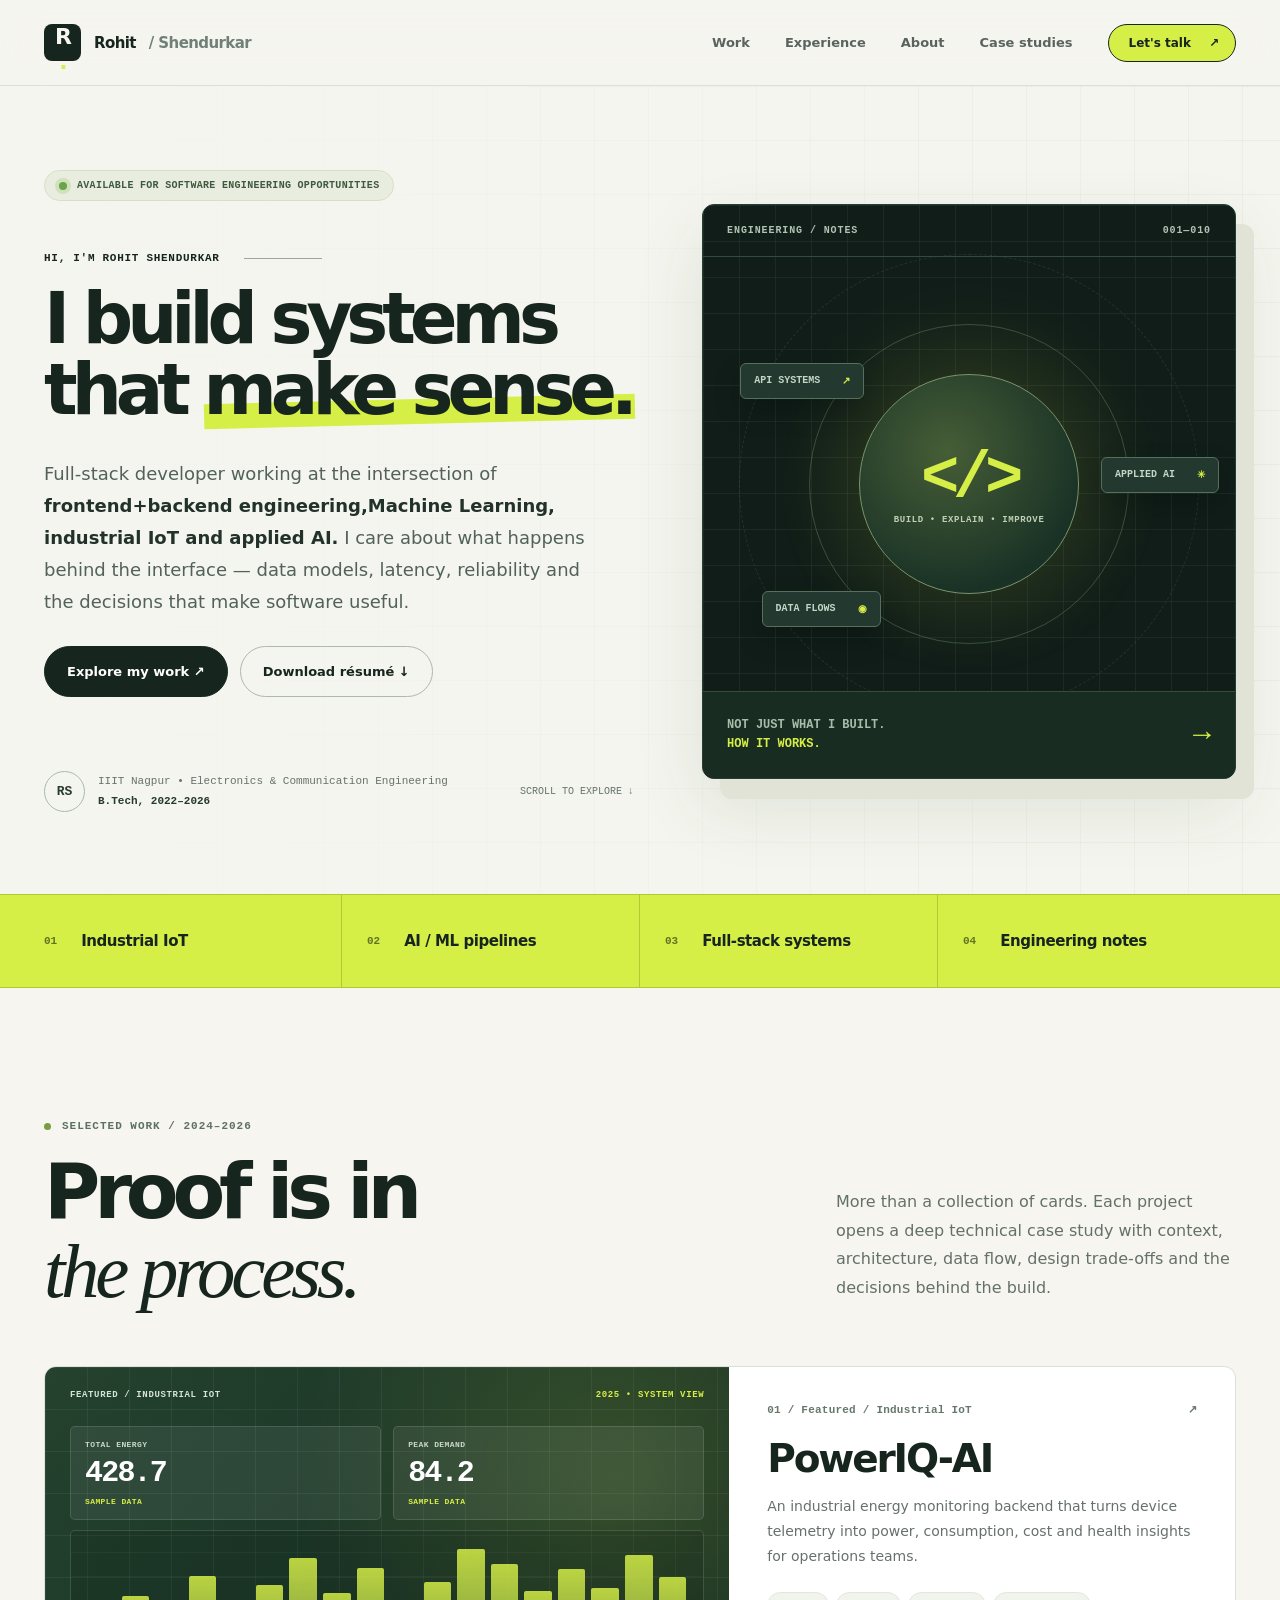
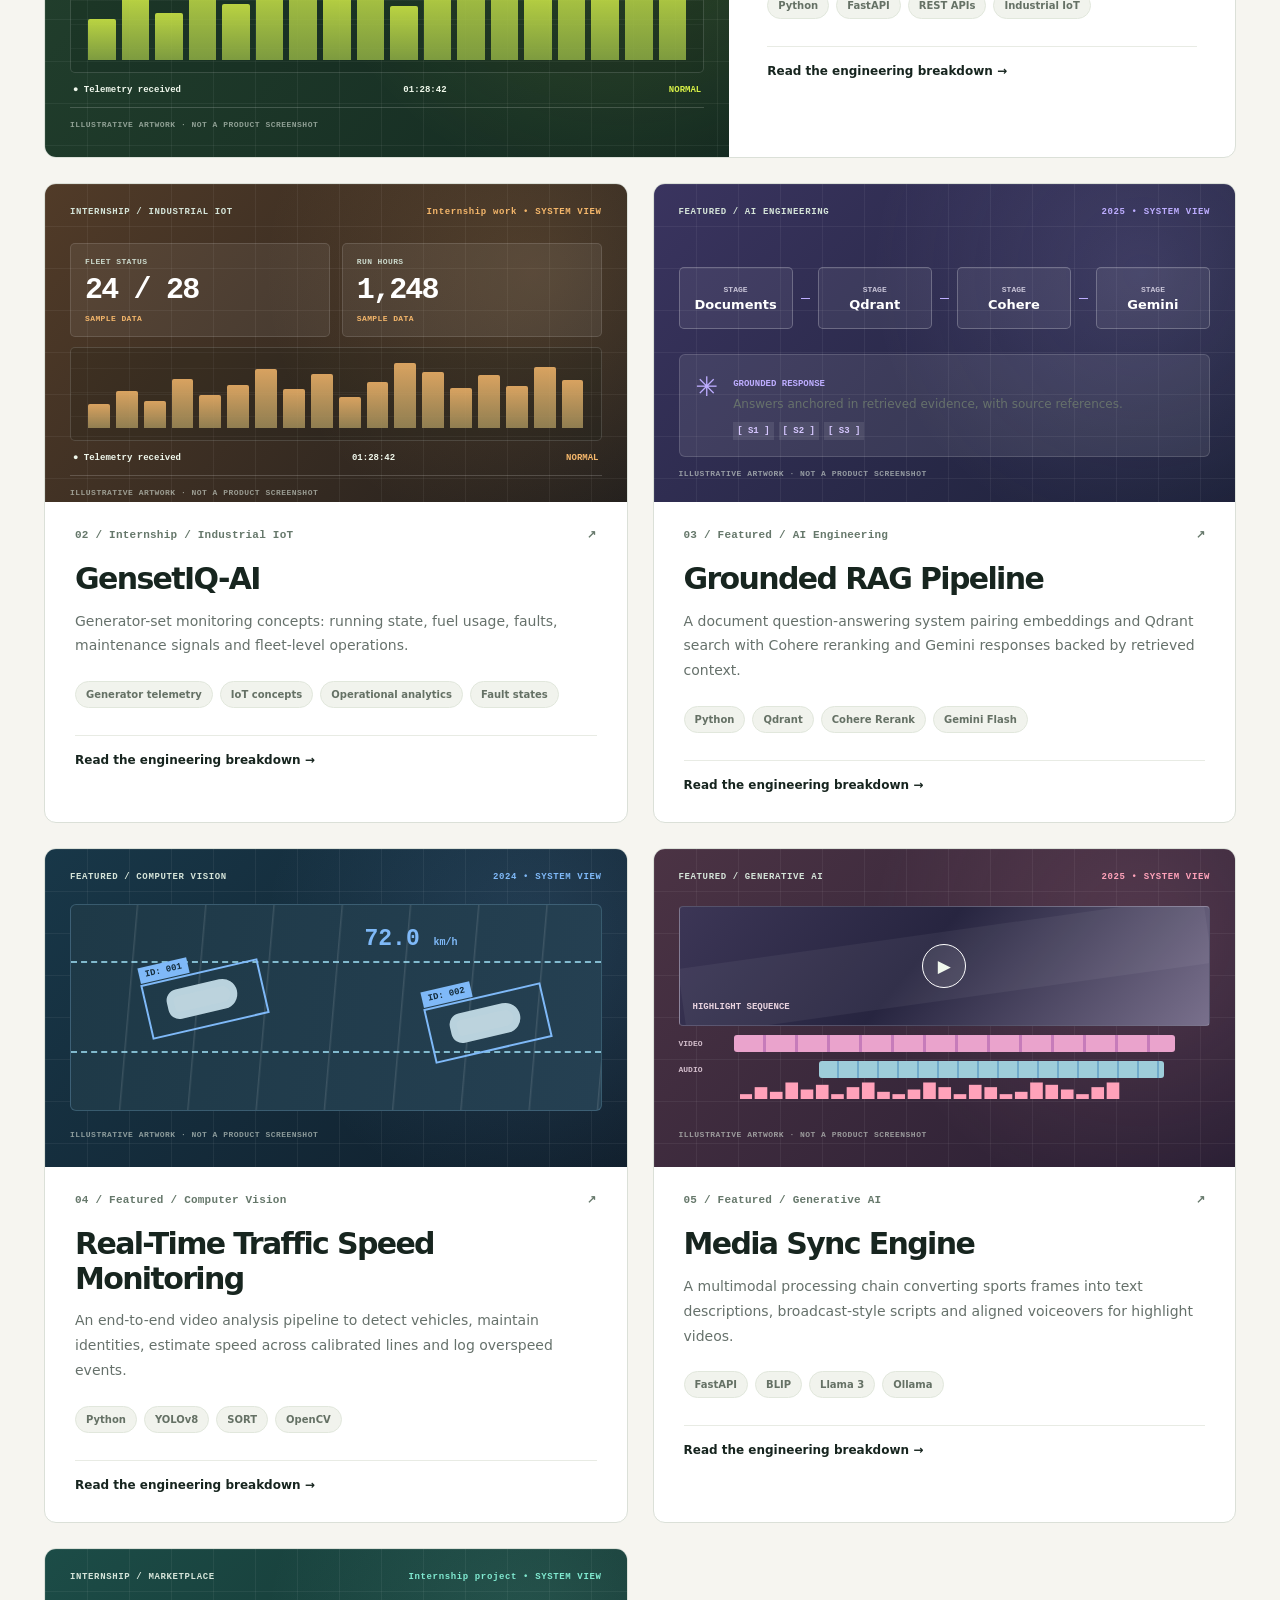
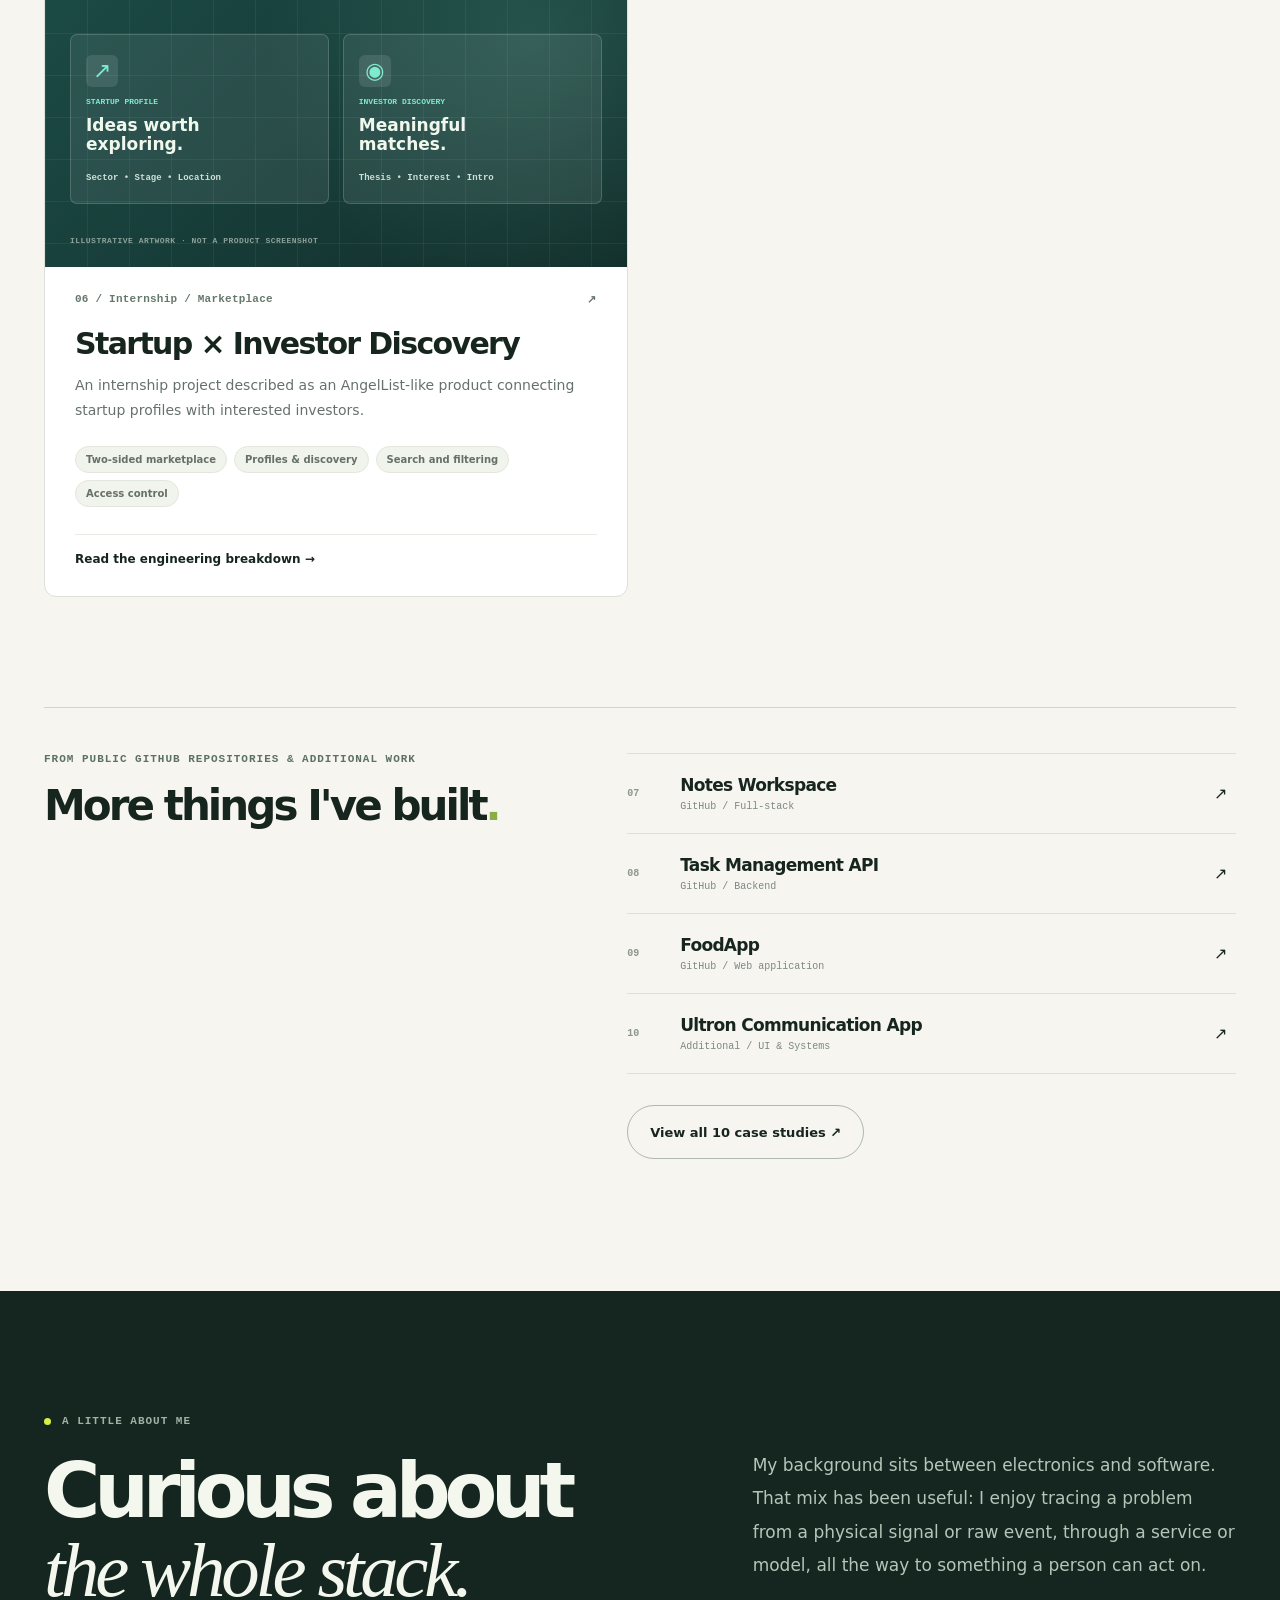
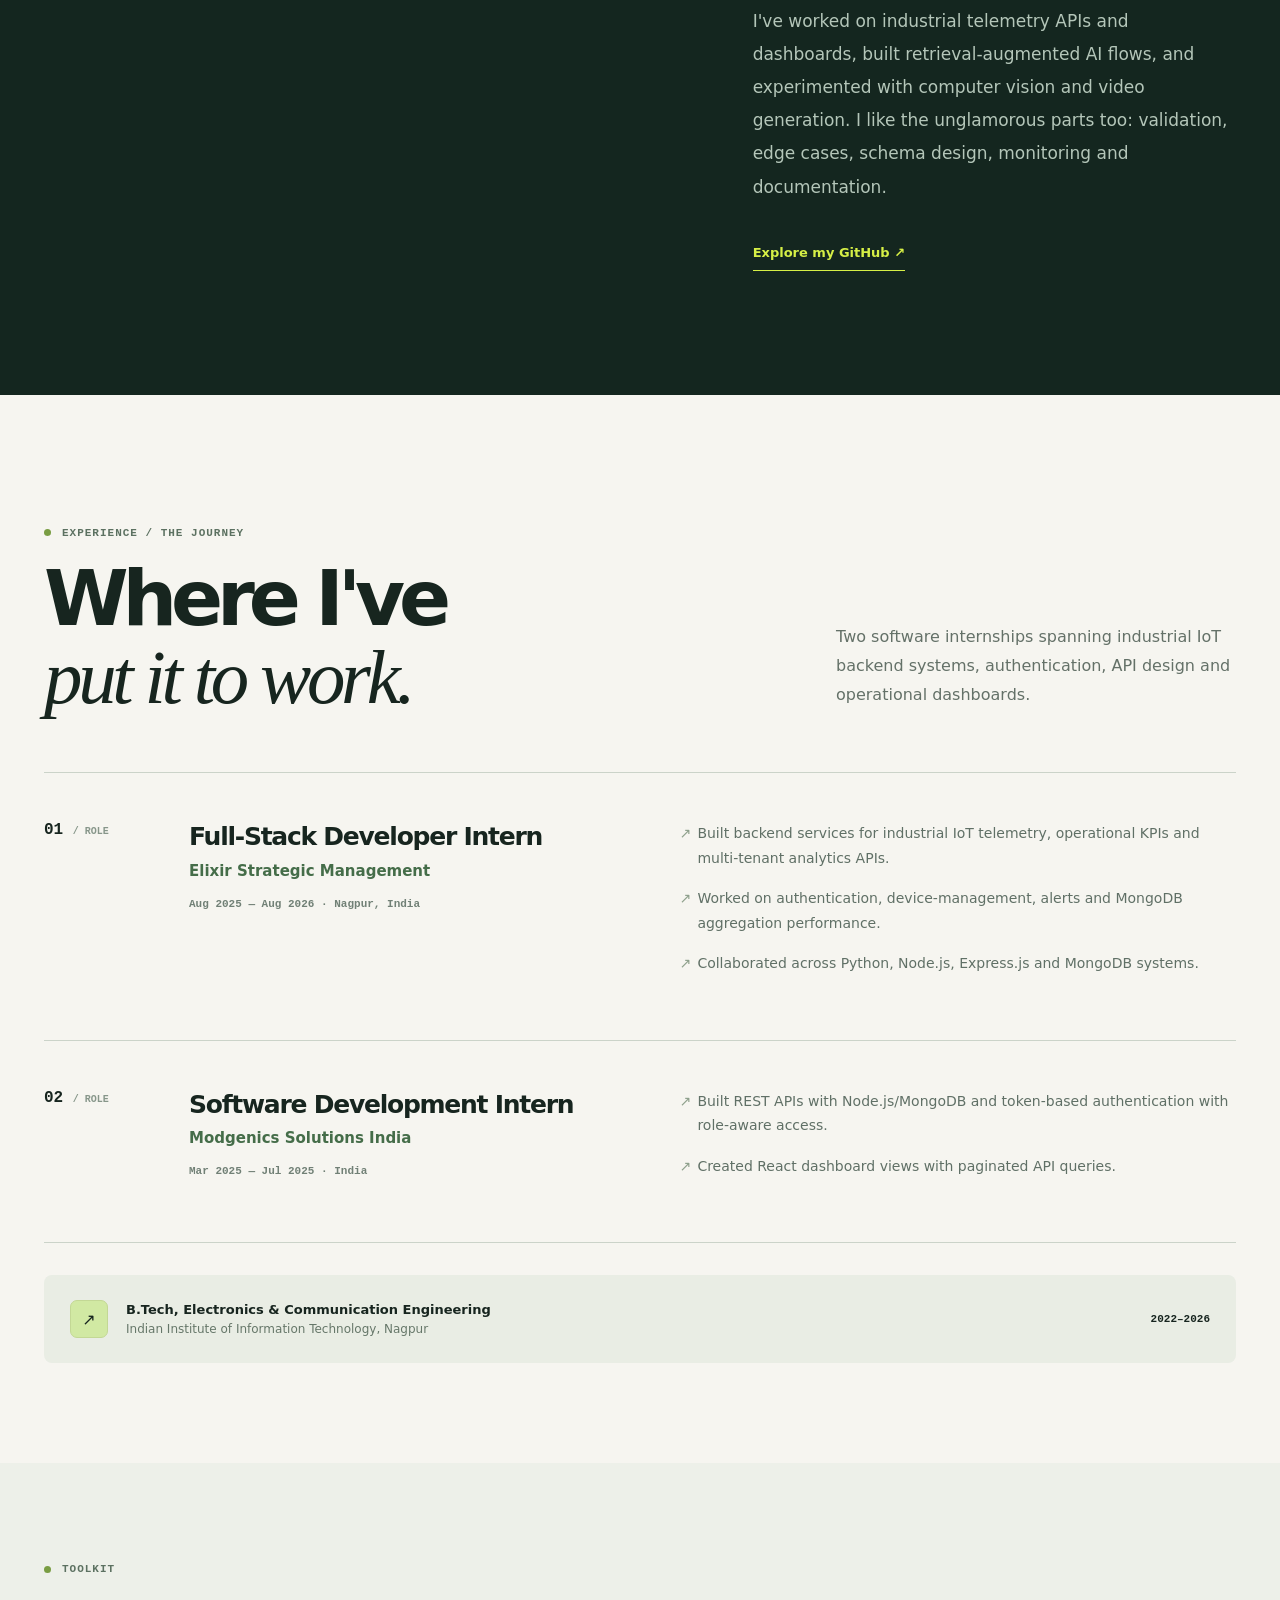
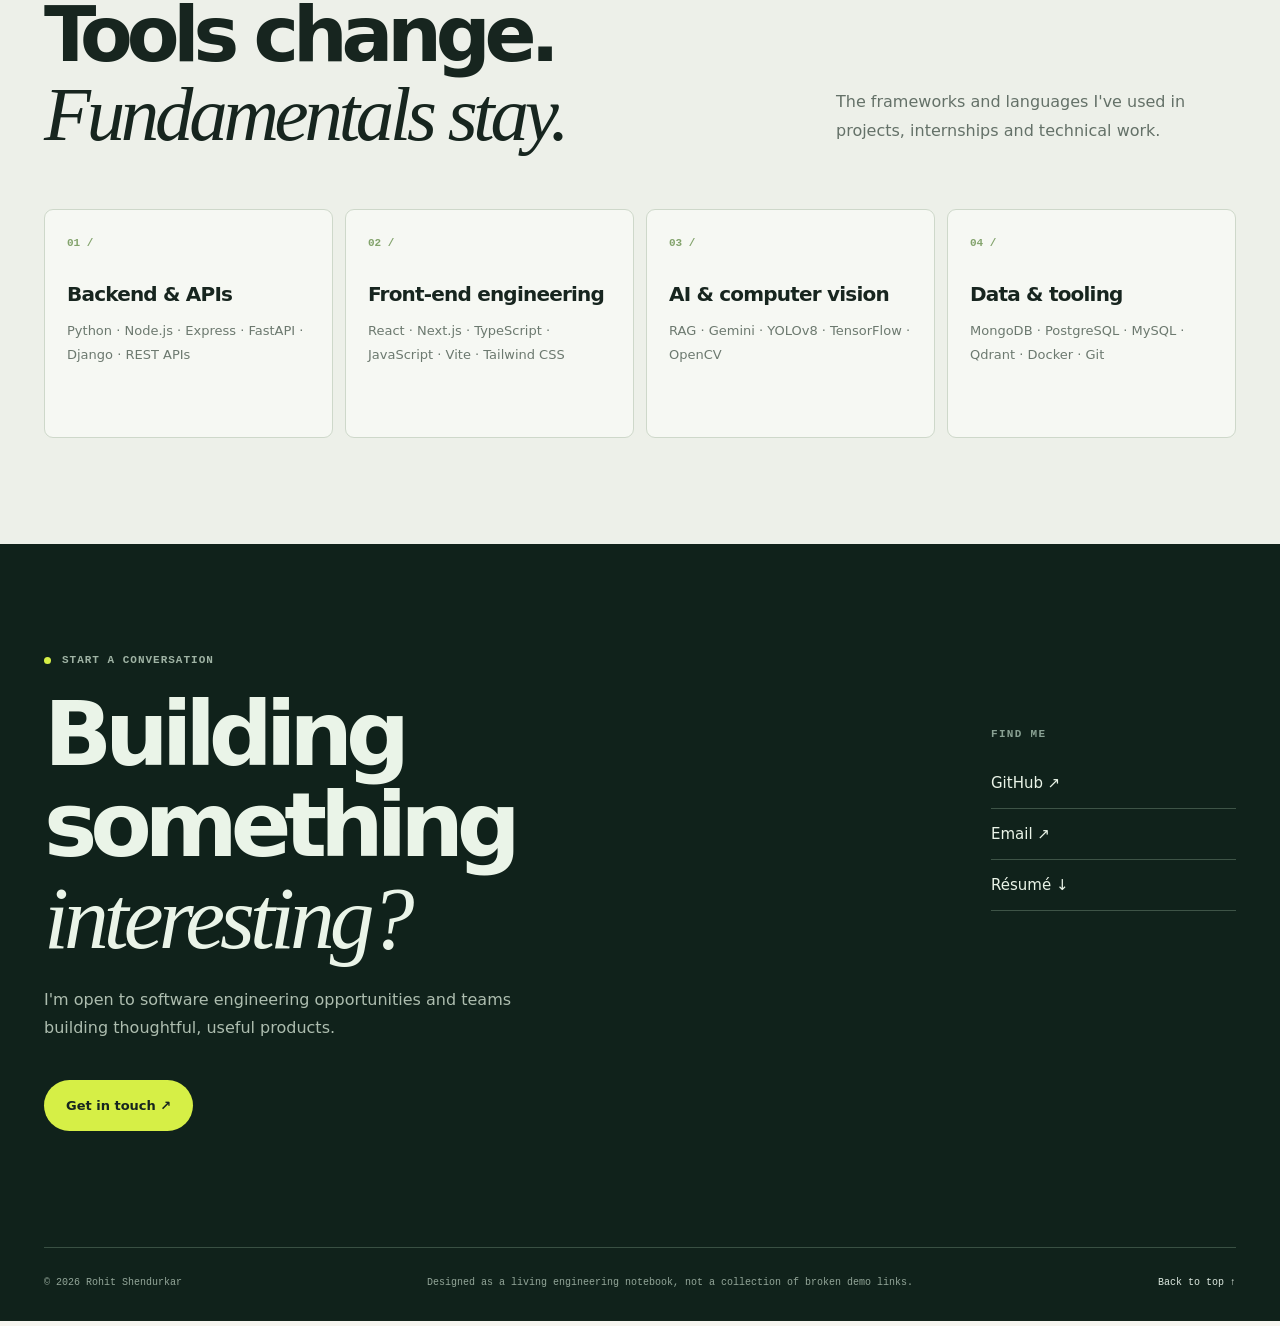
<file: preview/index.html>
<!DOCTYPE html>
<html lang="en">

<head>
    <meta charset="utf-8">
    <meta name="viewport" content="width=device-width, initial-scale=1">
    <title>Full-Stack Developer &amp; AI Engineer | Rohit Shendurkar</title>
    <meta name="description" content="Rohit Shendurkar engineering portfolio and project documentation">
    <link rel="stylesheet" href="globals.css">
</head>

<body id="top">
    <header class="site-header">
        <div class="container nav-inner"><a href="index.html" class="wordmark"><span
                    class="brand-shape">R<span>.</span></span> Rohit<span class="wordmark-muted"> /
                    Shendurkar</span></a>
            <nav class="nav-links"><a href="index.html#work">Work</a><a href="index.html#experience">Experience</a><a
                    href="index.html#about">About</a><a href="projects/index.html">Case studies</a></nav><a
                href="mailto:rohitshendurkar2017@gmail.com" class="nav-cta"><span>Let's talk</span> ↗</a>
        </div>
    </header>
    <main>
        <section class="hero">
            <div class="hero-grid"></div>
            <div class="container hero-layout">
                <div class="hero-copy">
                    <div class="availability"><span class="pulse"></span> AVAILABLE FOR SOFTWARE ENGINEERING
                        OPPORTUNITIES</div>
                    <p class="overline">HI, I'M ROHIT SHENDURKAR <span class="overline-rule"></span></p>
                    <h1>I build systems<br>that <span class="highlight-word">make sense.</span></h1>
                    <p class="hero-description">Full-stack developer working at the intersection of
                        <strong>frontend+backend engineering,Machine Learning, industrial IoT and applied AI.</strong> I
                        care about what happens behind the interface — data models, latency, reliability and the
                        decisions that make software useful.</p>
                    <div class="hero-actions"><a href="#work" class="btn btn-dark">Explore my work ↗</a><a
                            href="resume.pdf" download class="btn btn-outline">Download résumé ↓</a></div>
                    <div class="hero-bottom">
                        <div class="avatar-monogram">RS</div><span>IIIT Nagpur • Electronics & Communication
                            Engineering<br><strong>B.Tech, 2022–2026</strong></span><span class="hero-scroll">SCROLL TO
                            EXPLORE ↓</span>
                    </div>
                </div>
                <div class="hero-visual">
                    <div class="hero-visual-head"><span>ENGINEERING / NOTES</span><span>001—010</span></div>
                    <div class="hero-orbit">
                        <div class="orbital-ring orbital-ring-one"></div>
                        <div class="orbital-ring orbital-ring-two"></div>
                        <div class="orbital-center"><span>&lt;/&gt;</span><small>BUILD • EXPLAIN • IMPROVE</small></div>
                        <div class="orbit-label orbit-label-1">API SYSTEMS <span>↗</span></div>
                        <div class="orbit-label orbit-label-2">APPLIED AI <span>✳</span></div>
                        <div class="orbit-label orbit-label-3">DATA FLOWS <span>◉</span></div>
                    </div>
                    <div class="hero-visual-bottom"><span>NOT JUST WHAT I BUILT.<br><b>HOW IT
                                WORKS.</b></span><span>→</span></div>
                </div>
            </div>
        </section>
        <section class="signal-strip">
            <div class="container signal-inner">
                <div><span>01</span><strong>Industrial IoT</strong></div>
                <div><span>02</span><strong>AI / ML pipelines</strong></div>
                <div><span>03</span><strong>Full-stack systems</strong></div>
                <div><span>04</span><strong>Engineering notes</strong></div>
            </div>
        </section>
        <section class="section projects-section" id="work">
            <div class="container">
                <div class="section-intro">
                    <div>
                        <div class="eyebrow"><span class="tiny-dot"></span> SELECTED WORK / 2024–2026</div>
                        <h2>Proof is in<br><em>the process.</em></h2>
                    </div>
                    <p>More than a collection of cards. Each project opens a deep technical case study with context,
                        architecture, data flow, design trade-offs and the decisions behind the build.</p>
                </div>
                <div class="projects-grid"><a class="project-card project-lime project-wide"
                        href="projects/poweriq-ai/index.html">
                        <div class="project-card-visual">
                            <div class="artwork art-lime">
                                <div class="art-topline"><span class="art-brand">FEATURED / INDUSTRIAL IOT</span><span
                                        class="art-indicator">2025 • SYSTEM VIEW</span></div>
                                <div class="art-stat-row">
                                    <div><small>TOTAL ENERGY</small><strong>428.7</strong><span>SAMPLE DATA</span></div>
                                    <div><small>PEAK DEMAND</small><strong>84.2</strong><span>SAMPLE DATA</span></div>
                                </div>
                                <div class="art-chart">
                                    <div class="art-gridline"></div>
                                    <div class="art-bars"><span style="height:35%"></span><span
                                            style="height:55%"></span><span style="height:40%"></span><span
                                            style="height:72%"></span><span style="height:48%"></span><span
                                            style="height:64%"></span><span style="height:87%"></span><span
                                            style="height:57%"></span><span style="height:79%"></span><span
                                            style="height:46%"></span><span style="height:67%"></span><span
                                            style="height:95%"></span><span style="height:82%"></span><span
                                            style="height:59%"></span><span style="height:78%"></span><span
                                            style="height:62%"></span><span style="height:90%"></span><span
                                            style="height:71%"></span></div>
                                </div>
                                <div class="art-table"><span>● Telemetry received</span><span>01:28:42</span><span
                                        class="art-table-good">NORMAL</span></div>
                                <div class="concept-stamp">ILLUSTRATIVE ARTWORK · NOT A PRODUCT SCREENSHOT</div>
                            </div>
                        </div>
                        <div class="project-card-body">
                            <div class="project-index"><span>01 / Featured / Industrial IoT</span><span>↗</span></div>
                            <h3>PowerIQ-AI</h3>
                            <p>An industrial energy monitoring backend that turns device telemetry into power,
                                consumption, cost and health insights for operations teams.</p>
                            <div class="tag-list"><span class="tag">Python</span><span class="tag">FastAPI</span><span
                                    class="tag">REST APIs</span><span class="tag">Industrial IoT</span></div>
                            <div class="read-more">Read the engineering breakdown →</div>
                        </div>
                    </a><a class="project-card project-orange " href="projects/gensetiq-ai/index.html">
                        <div class="project-card-visual">
                            <div class="artwork art-orange">
                                <div class="art-topline"><span class="art-brand">INTERNSHIP / INDUSTRIAL IOT</span><span
                                        class="art-indicator">Internship work • SYSTEM VIEW</span></div>
                                <div class="art-stat-row">
                                    <div><small>FLEET STATUS</small><strong>24 / 28</strong><span>SAMPLE DATA</span>
                                    </div>
                                    <div><small>RUN HOURS</small><strong>1,248</strong><span>SAMPLE DATA</span></div>
                                </div>
                                <div class="art-chart">
                                    <div class="art-gridline"></div>
                                    <div class="art-bars"><span style="height:35%"></span><span
                                            style="height:55%"></span><span style="height:40%"></span><span
                                            style="height:72%"></span><span style="height:48%"></span><span
                                            style="height:64%"></span><span style="height:87%"></span><span
                                            style="height:57%"></span><span style="height:79%"></span><span
                                            style="height:46%"></span><span style="height:67%"></span><span
                                            style="height:95%"></span><span style="height:82%"></span><span
                                            style="height:59%"></span><span style="height:78%"></span><span
                                            style="height:62%"></span><span style="height:90%"></span><span
                                            style="height:71%"></span></div>
                                </div>
                                <div class="art-table"><span>● Telemetry received</span><span>01:28:42</span><span
                                        class="art-table-good">NORMAL</span></div>
                                <div class="concept-stamp">ILLUSTRATIVE ARTWORK · NOT A PRODUCT SCREENSHOT</div>
                            </div>
                        </div>
                        <div class="project-card-body">
                            <div class="project-index"><span>02 / Internship / Industrial IoT</span><span>↗</span></div>
                            <h3>GensetIQ-AI</h3>
                            <p>Generator-set monitoring concepts: running state, fuel usage, faults, maintenance signals
                                and fleet-level operations.</p>
                            <div class="tag-list"><span class="tag">Generator telemetry</span><span class="tag">IoT
                                    concepts</span><span class="tag">Operational analytics</span><span class="tag">Fault
                                    states</span></div>
                            <div class="read-more">Read the engineering breakdown →</div>
                        </div>
                    </a><a class="project-card project-violet " href="projects/rag-pipeline/index.html">
                        <div class="project-card-visual">
                            <div class="artwork art-violet">
                                <div class="art-topline"><span class="art-brand">FEATURED / AI ENGINEERING</span><span
                                        class="art-indicator">2025 • SYSTEM VIEW</span></div>
                                <div class="rag-nodes">
                                    <div class="rag-node">STAGE<br><strong>Documents</strong></div><span
                                        class="rag-connector"></span>
                                    <div class="rag-node">STAGE<br><strong>Qdrant</strong></div><span
                                        class="rag-connector"></span>
                                    <div class="rag-node">STAGE<br><strong>Cohere</strong></div><span
                                        class="rag-connector"></span>
                                    <div class="rag-node">STAGE<br><strong>Gemini</strong></div>
                                </div>
                                <div class="rag-response"><span class="rag-response-icon">✳</span>
                                    <div><small>GROUNDED RESPONSE</small>
                                        <p>Answers anchored in retrieved evidence, with source references.</p>
                                        <div class="rag-pills"><span>[ S1 ]</span><span>[ S2 ]</span><span>[ S3 ]</span>
                                        </div>
                                    </div>
                                </div>
                                <div class="concept-stamp">ILLUSTRATIVE ARTWORK · NOT A PRODUCT SCREENSHOT</div>
                            </div>
                        </div>
                        <div class="project-card-body">
                            <div class="project-index"><span>03 / Featured / AI Engineering</span><span>↗</span></div>
                            <h3>Grounded RAG Pipeline</h3>
                            <p>A document question-answering system pairing embeddings and Qdrant search with Cohere
                                reranking and Gemini responses backed by retrieved context.</p>
                            <div class="tag-list"><span class="tag">Python</span><span class="tag">Qdrant</span><span
                                    class="tag">Cohere Rerank</span><span class="tag">Gemini Flash</span></div>
                            <div class="read-more">Read the engineering breakdown →</div>
                        </div>
                    </a><a class="project-card project-blue " href="projects/traffic-vision/index.html">
                        <div class="project-card-visual">
                            <div class="artwork art-blue">
                                <div class="art-topline"><span class="art-brand">FEATURED / COMPUTER VISION</span><span
                                        class="art-indicator">2024 • SYSTEM VIEW</span></div>
                                <div class="road">
                                    <div class="lane-line lane-one"></div>
                                    <div class="lane-line lane-two"></div>
                                    <div class="vehicle-box v1"><span>ID: 001</span>
                                        <div class="fake-car"></div>
                                    </div>
                                    <div class="vehicle-box v2"><span>ID: 002</span>
                                        <div class="fake-car"></div>
                                    </div>
                                    <div class="speed-bubble">72.0 <small>km/h</small></div>
                                </div>
                                <div class="concept-stamp">ILLUSTRATIVE ARTWORK · NOT A PRODUCT SCREENSHOT</div>
                            </div>
                        </div>
                        <div class="project-card-body">
                            <div class="project-index"><span>04 / Featured / Computer Vision</span><span>↗</span></div>
                            <h3>Real-Time Traffic Speed Monitoring</h3>
                            <p>An end-to-end video analysis pipeline to detect vehicles, maintain identities, estimate
                                speed across calibrated lines and log overspeed events.</p>
                            <div class="tag-list"><span class="tag">Python</span><span class="tag">YOLOv8</span><span
                                    class="tag">SORT</span><span class="tag">OpenCV</span></div>
                            <div class="read-more">Read the engineering breakdown →</div>
                        </div>
                    </a><a class="project-card project-pink " href="projects/media-sync-engine/index.html">
                        <div class="project-card-visual">
                            <div class="artwork art-pink">
                                <div class="art-topline"><span class="art-brand">FEATURED / GENERATIVE AI</span><span
                                        class="art-indicator">2025 • SYSTEM VIEW</span></div>
                                <div class="timeline-preview">
                                    <div class="timeline-screen">
                                        <div class="play-triangle">▶</div><span>HIGHLIGHT SEQUENCE</span>
                                    </div>
                                    <div class="timeline-track"><span>VIDEO</span>
                                        <div class="time-block time-main"></div>
                                    </div>
                                    <div class="timeline-track"><span>AUDIO</span>
                                        <div class="time-block time-audio"></div>
                                    </div>
                                    <div class="timeline-wave">▂▅▃▇▄▆▂▅▇▃▂▄▇▅▂▆▅▂▃▇▆▄▂▅▇</div>
                                </div>
                                <div class="concept-stamp">ILLUSTRATIVE ARTWORK · NOT A PRODUCT SCREENSHOT</div>
                            </div>
                        </div>
                        <div class="project-card-body">
                            <div class="project-index"><span>05 / Featured / Generative AI</span><span>↗</span></div>
                            <h3>Media Sync Engine</h3>
                            <p>A multimodal processing chain converting sports frames into text descriptions,
                                broadcast-style scripts and aligned voiceovers for highlight videos.</p>
                            <div class="tag-list"><span class="tag">FastAPI</span><span class="tag">BLIP</span><span
                                    class="tag">Llama 3</span><span class="tag">Ollama</span></div>
                            <div class="read-more">Read the engineering breakdown →</div>
                        </div>
                    </a><a class="project-card project-teal " href="projects/investor-startup-network/index.html">
                        <div class="project-card-visual">
                            <div class="artwork art-teal">
                                <div class="art-topline"><span class="art-brand">INTERNSHIP / MARKETPLACE</span><span
                                        class="art-indicator">Internship project • SYSTEM VIEW</span></div>
                                <div class="market-cards">
                                    <div class="market-card">
                                        <div class="market-icon">↗</div><small>STARTUP PROFILE</small><strong>Ideas
                                            worth exploring.</strong><span>Sector • Stage • Location</span>
                                    </div>
                                    <div class="market-card">
                                        <div class="market-icon">◉</div><small>INVESTOR
                                            DISCOVERY</small><strong>Meaningful matches.</strong><span>Thesis • Interest
                                            • Intro</span>
                                    </div>
                                </div>
                                <div class="concept-stamp">ILLUSTRATIVE ARTWORK · NOT A PRODUCT SCREENSHOT</div>
                            </div>
                        </div>
                        <div class="project-card-body">
                            <div class="project-index"><span>06 / Internship / Marketplace</span><span>↗</span></div>
                            <h3>Startup × Investor Discovery</h3>
                            <p>An internship project described as an AngelList-like product connecting startup profiles
                                with interested investors.</p>
                            <div class="tag-list"><span class="tag">Two-sided marketplace</span><span
                                    class="tag">Profiles &amp; discovery</span><span class="tag">Search and
                                    filtering</span><span class="tag">Access control</span></div>
                            <div class="read-more">Read the engineering breakdown →</div>
                        </div>
                    </a></div>
                <div class="more-work">
                    <div><span class="eyebrow">FROM PUBLIC GITHUB REPOSITORIES & ADDITIONAL WORK</span>
                        <h3>More things I've built<span>.</span></h3>
                    </div>
                    <div class="more-work-list"><a class="more-work-item"
                            href="projects/notes-workspace/index.html"><span
                                class="more-work-num">07</span><span><strong>Notes Workspace</strong><small>GitHub /
                                    Full-stack</small></span><span>↗</span></a><a class="more-work-item"
                            href="projects/todo-api/index.html"><span class="more-work-num">08</span><span><strong>Task
                                    Management API</strong><small>GitHub / Backend</small></span><span>↗</span></a><a
                            class="more-work-item" href="projects/foodapp/index.html"><span
                                class="more-work-num">09</span><span><strong>FoodApp</strong><small>GitHub / Web
                                    application</small></span><span>↗</span></a><a class="more-work-item"
                            href="projects/ultron-communications/index.html"><span
                                class="more-work-num">10</span><span><strong>Ultron Communication
                                    App</strong><small>Additional / UI &amp; Systems</small></span><span>↗</span></a>
                    </div><a href="projects/index.html" class="btn btn-outline browse-link">View all 10 case studies
                        ↗</a>
                </div>
            </div>
        </section>
        <section class="about-band" id="about">
            <div class="container about-grid">
                <div>
                    <div class="eyebrow light"><span class="tiny-dot"></span> A LITTLE ABOUT ME</div>
                    <h2>Curious about<br><em>the whole stack.</em></h2>
                </div>
                <div>
                    <p>My background sits between electronics and software. That mix has been useful: I enjoy tracing a
                        problem from a physical signal or raw event, through a service or model, all the way to
                        something a person can act on.</p>
                    <p>I've worked on industrial telemetry APIs and dashboards, built retrieval-augmented AI flows, and
                        experimented with computer vision and video generation. I like the unglamorous parts too:
                        validation, edge cases, schema design, monitoring and documentation.</p><a
                        class="inline-link light-link" href="https://github.com/rohit200x" target="_blank"
                        rel="noopener noreferrer">Explore my GitHub ↗</a>
                </div>
            </div>
        </section>
        <section class="section experience-section" id="experience">
            <div class="container">
                <div class="eyebrow"><span class="tiny-dot"></span> EXPERIENCE / THE JOURNEY</div>
                <div class="section-intro compact">
                    <h2>Where I've<br><em>put it to work.</em></h2>
                    <p>Two software internships spanning industrial IoT backend systems, authentication, API design and
                        operational dashboards.</p>
                </div>
                <div class="experience-stack">
                    <article class="experience-row">
                        <div class="exp-number">01 <span>/ ROLE</span></div>
                        <div>
                            <h3>Full-Stack Developer Intern</h3>
                            <div class="company-name">Elixir Strategic Management</div>
                            <p class="exp-date">Aug 2025 — Aug 2026 · Nagpur, India</p>
                        </div>
                        <div class="experience-points">
                            <p>Built backend services for industrial IoT telemetry, operational KPIs and multi-tenant
                                analytics APIs.</p>
                            <p>Worked on authentication, device-management, alerts and MongoDB aggregation performance.
                            </p>
                            <p>Collaborated across Python, Node.js, Express.js and MongoDB systems.</p>
                        </div>
                    </article>
                    <article class="experience-row">
                        <div class="exp-number">02 <span>/ ROLE</span></div>
                        <div>
                            <h3>Software Development Intern</h3>
                            <div class="company-name">Modgenics Solutions India</div>
                            <p class="exp-date">Mar 2025 — Jul 2025 · India</p>
                        </div>
                        <div class="experience-points">
                            <p>Built REST APIs with Node.js/MongoDB and token-based authentication with role-aware
                                access.</p>
                            <p>Created React dashboard views with paginated API queries.</p>
                        </div>
                    </article>
                </div>
                <div class="education-bar"><span class="tiny-square">↗</span><span><strong>B.Tech, Electronics &amp;
                            Communication Engineering</strong><small>Indian Institute of Information Technology,
                            Nagpur</small></span><span>2022–2026</span></div>
            </div>
        </section>
        <section class="section skills-section">
            <div class="container">
                <div class="section-intro compact">
                    <div>
                        <div class="eyebrow"><span class="tiny-dot"></span> TOOLKIT</div>
                        <h2>Tools change.<br><em>Fundamentals stay.</em></h2>
                    </div>
                    <p>The frameworks and languages I've used in projects, internships and technical work.</p>
                </div>
                <div class="skills-grid">
                    <div class="skill-card">
                        <div class="skill-number">01 /</div>
                        <h3>Backend & APIs</h3>
                        <p>Python · Node.js · Express · FastAPI · Django · REST APIs</p>
                    </div>
                    <div class="skill-card">
                        <div class="skill-number">02 /</div>
                        <h3>Front-end engineering</h3>
                        <p>React · Next.js · TypeScript · JavaScript · Vite · Tailwind CSS</p>
                    </div>
                    <div class="skill-card">
                        <div class="skill-number">03 /</div>
                        <h3>AI & computer vision</h3>
                        <p>RAG · Gemini · YOLOv8 · TensorFlow · OpenCV</p>
                    </div>
                    <div class="skill-card">
                        <div class="skill-number">04 /</div>
                        <h3>Data & tooling</h3>
                        <p>MongoDB · PostgreSQL · MySQL · Qdrant · Docker · Git</p>
                    </div>
                </div>
            </div>
        </section>
    </main>
    <footer class="footer" id="contact">
        <div class="container">
            <div class="footer-top">
                <div>
                    <div class="eyebrow light"><span class="tiny-dot"></span> START A CONVERSATION</div>
                    <h2>Building something<br><em>interesting?</em></h2>
                    <p>I'm open to software engineering opportunities and teams building thoughtful, useful products.
                    </p><a class="btn btn-light" href="mailto:rohitshendurkar2017@gmail.com">Get in touch ↗</a>
                </div>
                <div class="footer-links">
                    <div class="footer-links-label">FIND ME</div><a href="https://github.com/rohit200x" target="_blank"
                        rel="noopener noreferrer">GitHub ↗</a><a href="mailto:rohitshendurkar2017@gmail.com">Email
                        ↗</a><a href="resume.pdf" download>Résumé ↓</a>
                </div>
            </div>
            <div class="footer-bottom"><span>© 2026 Rohit Shendurkar</span><span>Designed as a living engineering
                    notebook, not a collection of broken demo links.</span><a href="#top">Back to top ↑</a></div>
        </div>
    </footer>
</body>

</html>
</file>
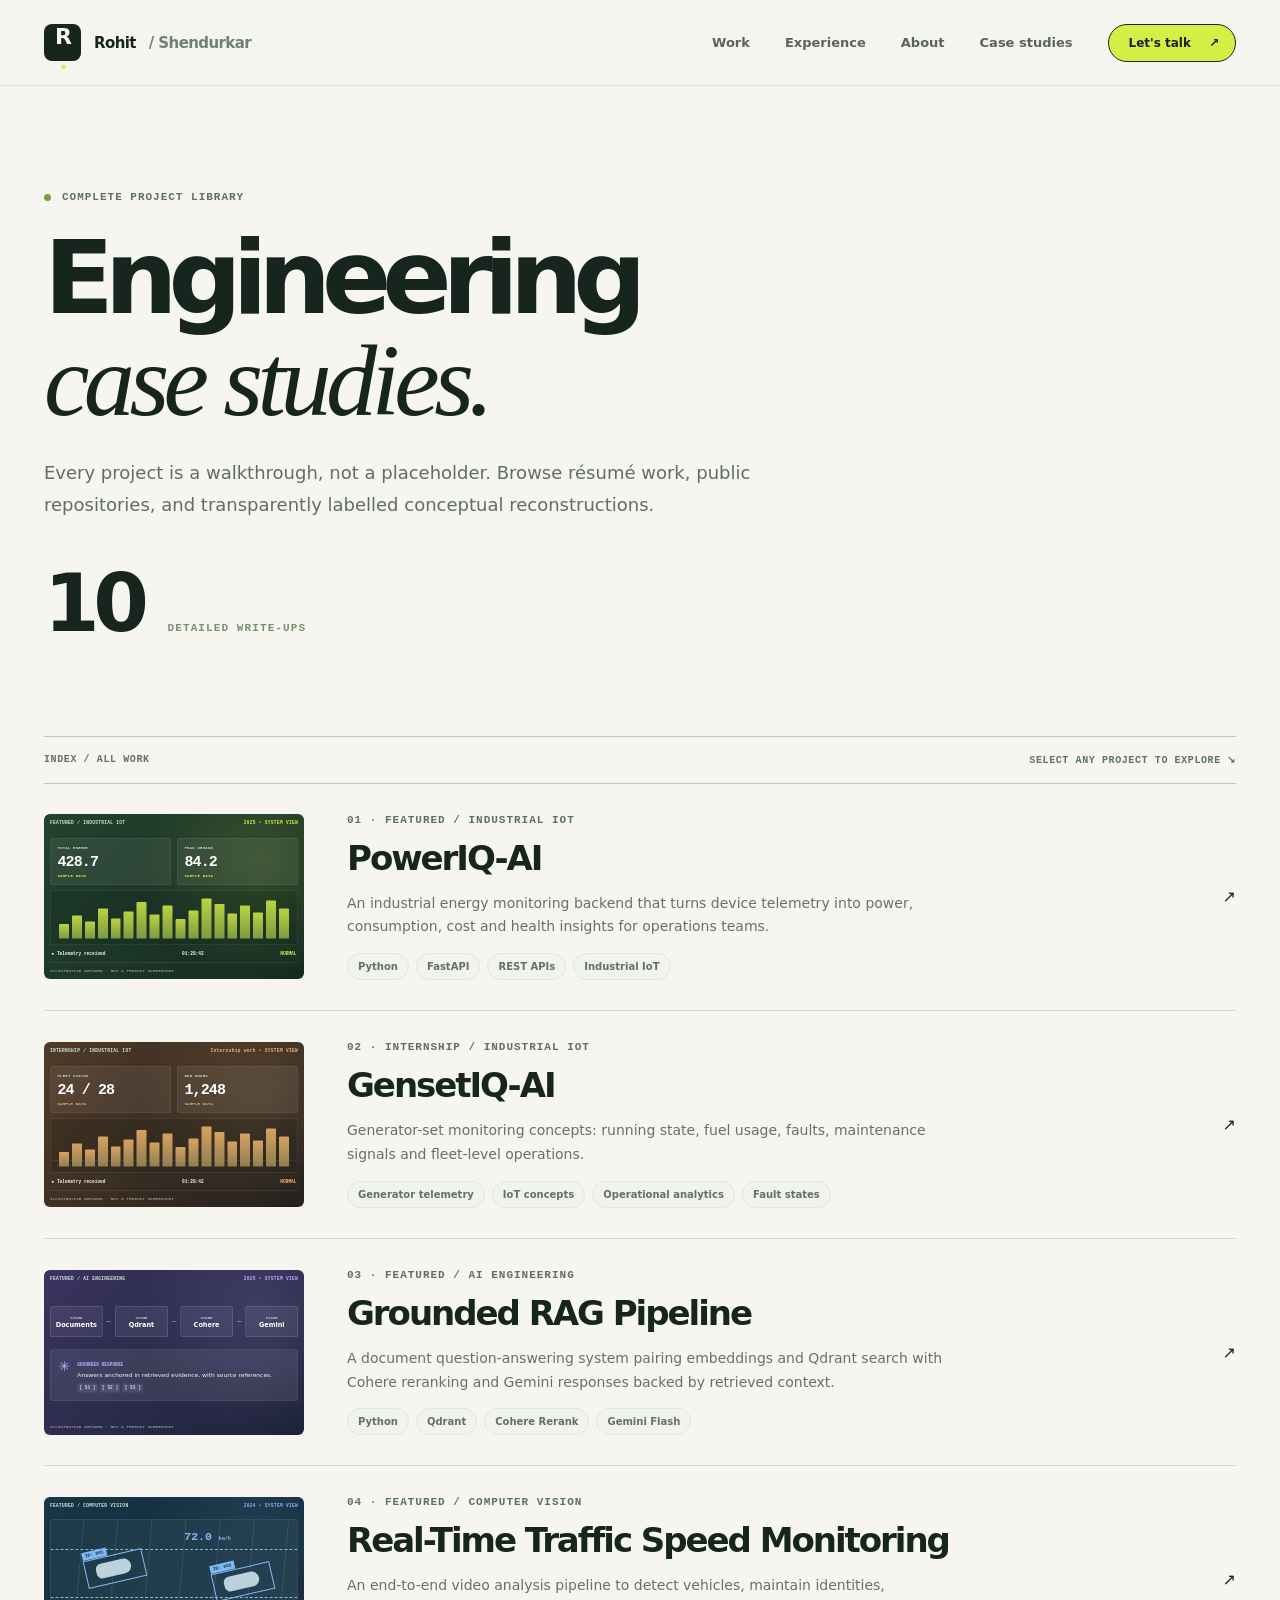
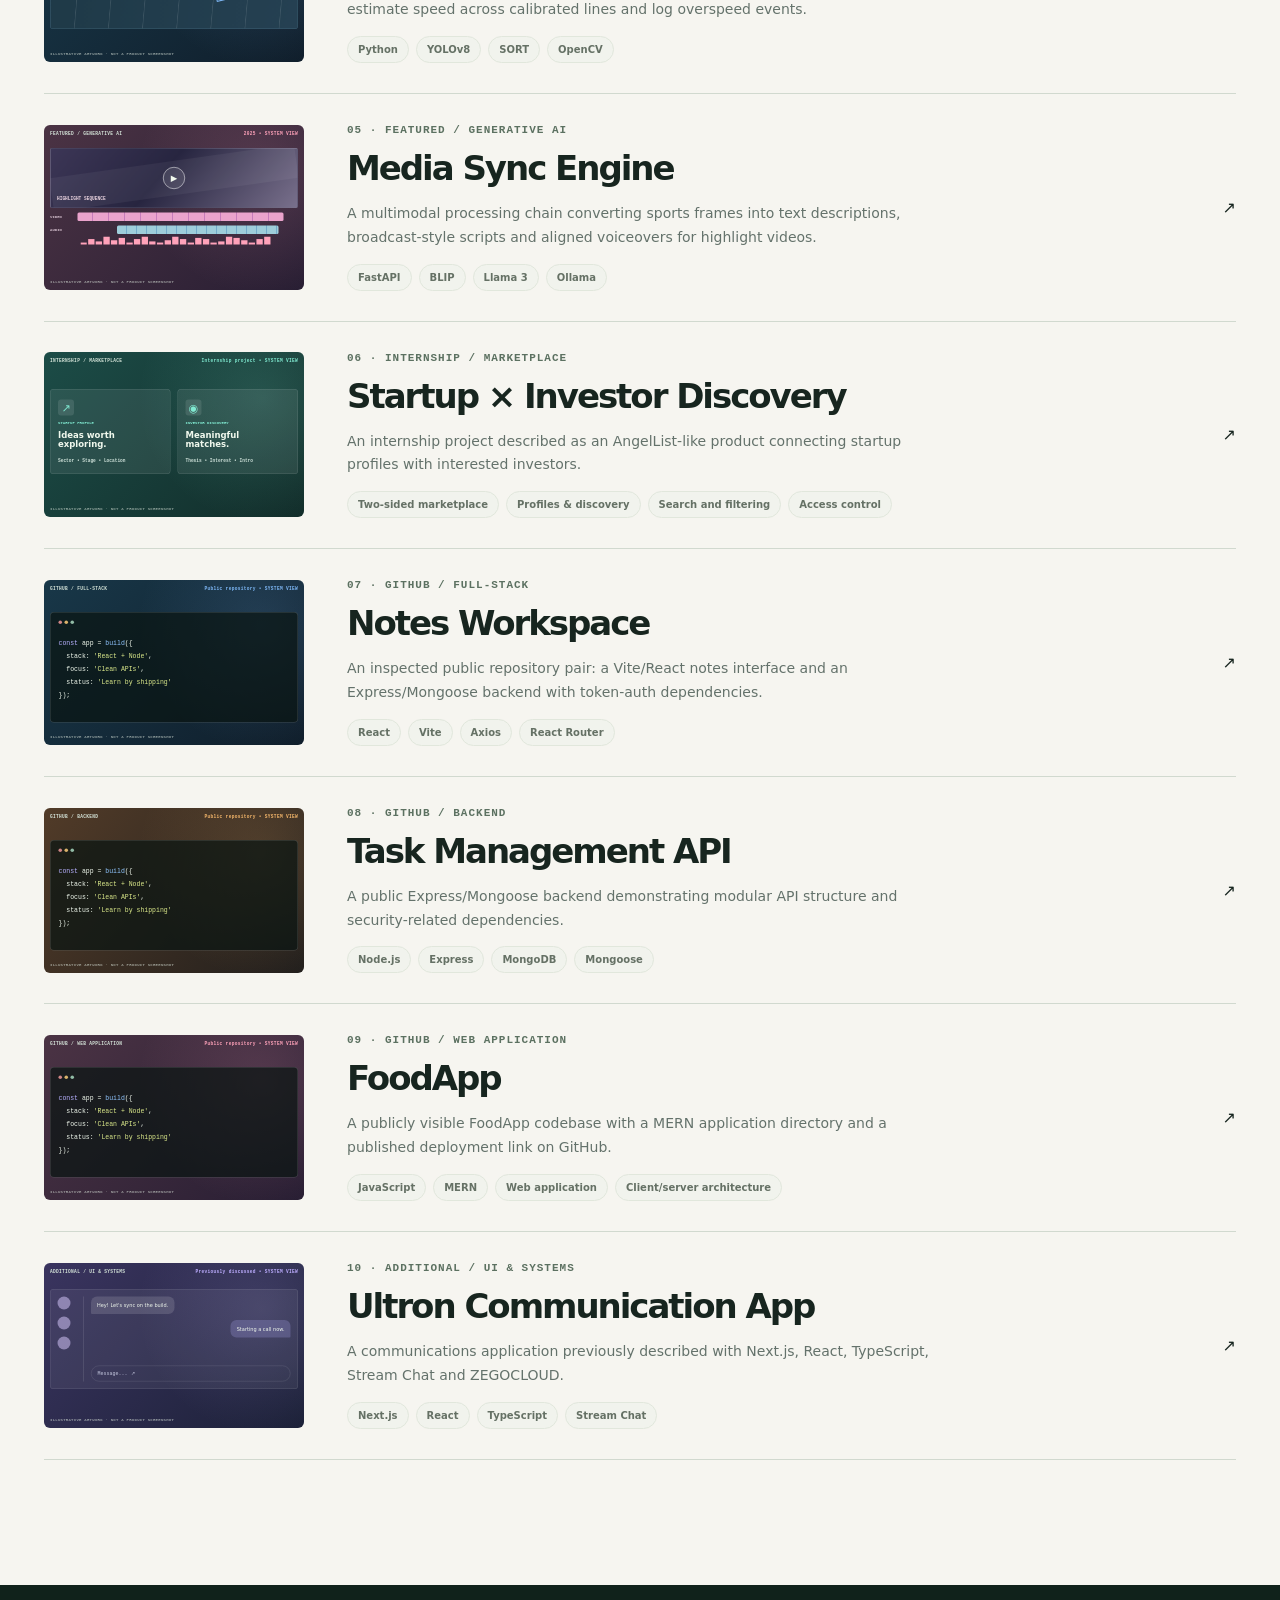
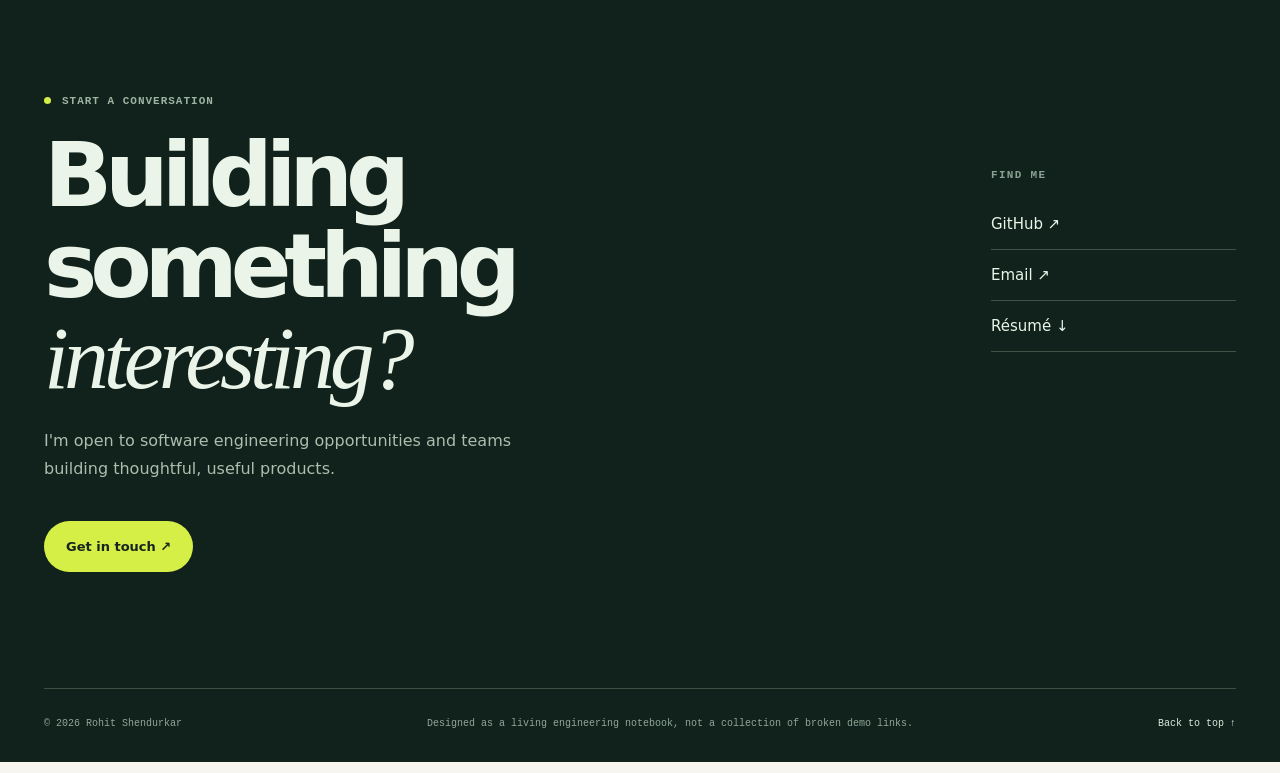
<file: preview/projects/index.html>
<!DOCTYPE html><html lang="en"><head><meta charset="utf-8"><meta name="viewport" content="width=device-width, initial-scale=1"><title>Engineering case studies | Rohit Shendurkar</title><meta name="description" content="Rohit Shendurkar engineering portfolio and project documentation"><link rel="stylesheet" href="../globals.css"></head><body id="top"><header class="site-header"><div class="container nav-inner"><a href="../index.html" class="wordmark"><span class="brand-shape">R<span>.</span></span> Rohit<span class="wordmark-muted"> / Shendurkar</span></a><nav class="nav-links"><a href="../index.html#work">Work</a><a href="../index.html#experience">Experience</a><a href="../index.html#about">About</a><a href="../projects/index.html">Case studies</a></nav><a href="mailto:rohitshendurkar2017@gmail.com" class="nav-cta"><span>Let's talk</span> ↗</a></div></header><main><section class="list-hero container"><div class="eyebrow"><span class="tiny-dot"></span> COMPLETE PROJECT LIBRARY</div><h1>Engineering<br><em>case studies.</em></h1><p>Every project is a walkthrough, not a placeholder. Browse résumé work, public repositories, and transparently labelled conceptual reconstructions.</p><div class="list-count">10 <span>DETAILED WRITE-UPS</span></div></section><section class="container directory"><div class="directory-head"><span>INDEX / ALL WORK</span><span>SELECT ANY PROJECT TO EXPLORE ↘</span></div><a class="directory-item" href="poweriq-ai/index.html"><div class="directory-art"><div class="artwork art-lime"><div class="art-topline"><span class="art-brand">FEATURED / INDUSTRIAL IOT</span><span class="art-indicator">2025 • SYSTEM VIEW</span></div><div class="art-stat-row"><div><small>TOTAL ENERGY</small><strong>428.7</strong><span>SAMPLE DATA</span></div><div><small>PEAK DEMAND</small><strong>84.2</strong><span>SAMPLE DATA</span></div></div><div class="art-chart"><div class="art-gridline"></div><div class="art-bars"><span style="height:35%"></span><span style="height:55%"></span><span style="height:40%"></span><span style="height:72%"></span><span style="height:48%"></span><span style="height:64%"></span><span style="height:87%"></span><span style="height:57%"></span><span style="height:79%"></span><span style="height:46%"></span><span style="height:67%"></span><span style="height:95%"></span><span style="height:82%"></span><span style="height:59%"></span><span style="height:78%"></span><span style="height:62%"></span><span style="height:90%"></span><span style="height:71%"></span></div></div><div class="art-table"><span>● Telemetry received</span><span>01:28:42</span><span class="art-table-good">NORMAL</span></div><div class="concept-stamp">ILLUSTRATIVE ARTWORK · NOT A PRODUCT SCREENSHOT</div></div></div><div class="directory-copy"><span class="eyebrow">01 · Featured / Industrial IoT</span><h2>PowerIQ-AI</h2><p>An industrial energy monitoring backend that turns device telemetry into power, consumption, cost and health insights for operations teams.</p><div class="tag-list"><span class="tag">Python</span><span class="tag">FastAPI</span><span class="tag">REST APIs</span><span class="tag">Industrial IoT</span></div></div><span class="directory-arrow">↗</span></a><a class="directory-item" href="gensetiq-ai/index.html"><div class="directory-art"><div class="artwork art-orange"><div class="art-topline"><span class="art-brand">INTERNSHIP / INDUSTRIAL IOT</span><span class="art-indicator">Internship work • SYSTEM VIEW</span></div><div class="art-stat-row"><div><small>FLEET STATUS</small><strong>24 / 28</strong><span>SAMPLE DATA</span></div><div><small>RUN HOURS</small><strong>1,248</strong><span>SAMPLE DATA</span></div></div><div class="art-chart"><div class="art-gridline"></div><div class="art-bars"><span style="height:35%"></span><span style="height:55%"></span><span style="height:40%"></span><span style="height:72%"></span><span style="height:48%"></span><span style="height:64%"></span><span style="height:87%"></span><span style="height:57%"></span><span style="height:79%"></span><span style="height:46%"></span><span style="height:67%"></span><span style="height:95%"></span><span style="height:82%"></span><span style="height:59%"></span><span style="height:78%"></span><span style="height:62%"></span><span style="height:90%"></span><span style="height:71%"></span></div></div><div class="art-table"><span>● Telemetry received</span><span>01:28:42</span><span class="art-table-good">NORMAL</span></div><div class="concept-stamp">ILLUSTRATIVE ARTWORK · NOT A PRODUCT SCREENSHOT</div></div></div><div class="directory-copy"><span class="eyebrow">02 · Internship / Industrial IoT</span><h2>GensetIQ-AI</h2><p>Generator-set monitoring concepts: running state, fuel usage, faults, maintenance signals and fleet-level operations.</p><div class="tag-list"><span class="tag">Generator telemetry</span><span class="tag">IoT concepts</span><span class="tag">Operational analytics</span><span class="tag">Fault states</span></div></div><span class="directory-arrow">↗</span></a><a class="directory-item" href="rag-pipeline/index.html"><div class="directory-art"><div class="artwork art-violet"><div class="art-topline"><span class="art-brand">FEATURED / AI ENGINEERING</span><span class="art-indicator">2025 • SYSTEM VIEW</span></div><div class="rag-nodes"><div class="rag-node">STAGE<br><strong>Documents</strong></div><span class="rag-connector"></span><div class="rag-node">STAGE<br><strong>Qdrant</strong></div><span class="rag-connector"></span><div class="rag-node">STAGE<br><strong>Cohere</strong></div><span class="rag-connector"></span><div class="rag-node">STAGE<br><strong>Gemini</strong></div></div><div class="rag-response"><span class="rag-response-icon">✳</span><div><small>GROUNDED RESPONSE</small><p>Answers anchored in retrieved evidence, with source references.</p><div class="rag-pills"><span>[ S1 ]</span><span>[ S2 ]</span><span>[ S3 ]</span></div></div></div><div class="concept-stamp">ILLUSTRATIVE ARTWORK · NOT A PRODUCT SCREENSHOT</div></div></div><div class="directory-copy"><span class="eyebrow">03 · Featured / AI Engineering</span><h2>Grounded RAG Pipeline</h2><p>A document question-answering system pairing embeddings and Qdrant search with Cohere reranking and Gemini responses backed by retrieved context.</p><div class="tag-list"><span class="tag">Python</span><span class="tag">Qdrant</span><span class="tag">Cohere Rerank</span><span class="tag">Gemini Flash</span></div></div><span class="directory-arrow">↗</span></a><a class="directory-item" href="traffic-vision/index.html"><div class="directory-art"><div class="artwork art-blue"><div class="art-topline"><span class="art-brand">FEATURED / COMPUTER VISION</span><span class="art-indicator">2024 • SYSTEM VIEW</span></div><div class="road"><div class="lane-line lane-one"></div><div class="lane-line lane-two"></div><div class="vehicle-box v1"><span>ID: 001</span><div class="fake-car"></div></div><div class="vehicle-box v2"><span>ID: 002</span><div class="fake-car"></div></div><div class="speed-bubble">72.0 <small>km/h</small></div></div><div class="concept-stamp">ILLUSTRATIVE ARTWORK · NOT A PRODUCT SCREENSHOT</div></div></div><div class="directory-copy"><span class="eyebrow">04 · Featured / Computer Vision</span><h2>Real-Time Traffic Speed Monitoring</h2><p>An end-to-end video analysis pipeline to detect vehicles, maintain identities, estimate speed across calibrated lines and log overspeed events.</p><div class="tag-list"><span class="tag">Python</span><span class="tag">YOLOv8</span><span class="tag">SORT</span><span class="tag">OpenCV</span></div></div><span class="directory-arrow">↗</span></a><a class="directory-item" href="media-sync-engine/index.html"><div class="directory-art"><div class="artwork art-pink"><div class="art-topline"><span class="art-brand">FEATURED / GENERATIVE AI</span><span class="art-indicator">2025 • SYSTEM VIEW</span></div><div class="timeline-preview"><div class="timeline-screen"><div class="play-triangle">▶</div><span>HIGHLIGHT SEQUENCE</span></div><div class="timeline-track"><span>VIDEO</span><div class="time-block time-main"></div></div><div class="timeline-track"><span>AUDIO</span><div class="time-block time-audio"></div></div><div class="timeline-wave">▂▅▃▇▄▆▂▅▇▃▂▄▇▅▂▆▅▂▃▇▆▄▂▅▇</div></div><div class="concept-stamp">ILLUSTRATIVE ARTWORK · NOT A PRODUCT SCREENSHOT</div></div></div><div class="directory-copy"><span class="eyebrow">05 · Featured / Generative AI</span><h2>Media Sync Engine</h2><p>A multimodal processing chain converting sports frames into text descriptions, broadcast-style scripts and aligned voiceovers for highlight videos.</p><div class="tag-list"><span class="tag">FastAPI</span><span class="tag">BLIP</span><span class="tag">Llama 3</span><span class="tag">Ollama</span></div></div><span class="directory-arrow">↗</span></a><a class="directory-item" href="investor-startup-network/index.html"><div class="directory-art"><div class="artwork art-teal"><div class="art-topline"><span class="art-brand">INTERNSHIP / MARKETPLACE</span><span class="art-indicator">Internship project • SYSTEM VIEW</span></div><div class="market-cards"><div class="market-card"><div class="market-icon">↗</div><small>STARTUP PROFILE</small><strong>Ideas worth exploring.</strong><span>Sector • Stage • Location</span></div><div class="market-card"><div class="market-icon">◉</div><small>INVESTOR DISCOVERY</small><strong>Meaningful matches.</strong><span>Thesis • Interest • Intro</span></div></div><div class="concept-stamp">ILLUSTRATIVE ARTWORK · NOT A PRODUCT SCREENSHOT</div></div></div><div class="directory-copy"><span class="eyebrow">06 · Internship / Marketplace</span><h2>Startup × Investor Discovery</h2><p>An internship project described as an AngelList-like product connecting startup profiles with interested investors.</p><div class="tag-list"><span class="tag">Two-sided marketplace</span><span class="tag">Profiles &amp; discovery</span><span class="tag">Search and filtering</span><span class="tag">Access control</span></div></div><span class="directory-arrow">↗</span></a><a class="directory-item" href="notes-workspace/index.html"><div class="directory-art"><div class="artwork art-blue"><div class="art-topline"><span class="art-brand">GITHUB / FULL-STACK</span><span class="art-indicator">Public repository • SYSTEM VIEW</span></div><div class="code-window"><div class="code-dots"><b></b><b></b><b></b></div><div class="code-mock"><span class="code-purple">const</span> app = <span class="code-blue">build</span>({<br>&nbsp; stack: <span class="code-yellow">'React + Node'</span>,<br>&nbsp; focus: <span class="code-yellow">'Clean APIs'</span>,<br>&nbsp; status: <span class="code-yellow">'Learn by shipping'</span><br>});</div></div><div class="concept-stamp">ILLUSTRATIVE ARTWORK · NOT A PRODUCT SCREENSHOT</div></div></div><div class="directory-copy"><span class="eyebrow">07 · GitHub / Full-stack</span><h2>Notes Workspace</h2><p>An inspected public repository pair: a Vite/React notes interface and an Express/Mongoose backend with token-auth dependencies.</p><div class="tag-list"><span class="tag">React</span><span class="tag">Vite</span><span class="tag">Axios</span><span class="tag">React Router</span></div></div><span class="directory-arrow">↗</span></a><a class="directory-item" href="todo-api/index.html"><div class="directory-art"><div class="artwork art-orange"><div class="art-topline"><span class="art-brand">GITHUB / BACKEND</span><span class="art-indicator">Public repository • SYSTEM VIEW</span></div><div class="code-window"><div class="code-dots"><b></b><b></b><b></b></div><div class="code-mock"><span class="code-purple">const</span> app = <span class="code-blue">build</span>({<br>&nbsp; stack: <span class="code-yellow">'React + Node'</span>,<br>&nbsp; focus: <span class="code-yellow">'Clean APIs'</span>,<br>&nbsp; status: <span class="code-yellow">'Learn by shipping'</span><br>});</div></div><div class="concept-stamp">ILLUSTRATIVE ARTWORK · NOT A PRODUCT SCREENSHOT</div></div></div><div class="directory-copy"><span class="eyebrow">08 · GitHub / Backend</span><h2>Task Management API</h2><p>A public Express/Mongoose backend demonstrating modular API structure and security-related dependencies.</p><div class="tag-list"><span class="tag">Node.js</span><span class="tag">Express</span><span class="tag">MongoDB</span><span class="tag">Mongoose</span></div></div><span class="directory-arrow">↗</span></a><a class="directory-item" href="foodapp/index.html"><div class="directory-art"><div class="artwork art-pink"><div class="art-topline"><span class="art-brand">GITHUB / WEB APPLICATION</span><span class="art-indicator">Public repository • SYSTEM VIEW</span></div><div class="code-window"><div class="code-dots"><b></b><b></b><b></b></div><div class="code-mock"><span class="code-purple">const</span> app = <span class="code-blue">build</span>({<br>&nbsp; stack: <span class="code-yellow">'React + Node'</span>,<br>&nbsp; focus: <span class="code-yellow">'Clean APIs'</span>,<br>&nbsp; status: <span class="code-yellow">'Learn by shipping'</span><br>});</div></div><div class="concept-stamp">ILLUSTRATIVE ARTWORK · NOT A PRODUCT SCREENSHOT</div></div></div><div class="directory-copy"><span class="eyebrow">09 · GitHub / Web application</span><h2>FoodApp</h2><p>A publicly visible FoodApp codebase with a MERN application directory and a published deployment link on GitHub.</p><div class="tag-list"><span class="tag">JavaScript</span><span class="tag">MERN</span><span class="tag">Web application</span><span class="tag">Client/server architecture</span></div></div><span class="directory-arrow">↗</span></a><a class="directory-item" href="ultron-communications/index.html"><div class="directory-art"><div class="artwork art-violet"><div class="art-topline"><span class="art-brand">ADDITIONAL / UI &amp; SYSTEMS</span><span class="art-indicator">Previously discussed • SYSTEM VIEW</span></div><div class="chat-art"><div class="chat-side"><span></span><span></span><span></span></div><div class="chat-main"><div class="chat-bubble">Hey! Let's sync on the build.</div><div class="chat-bubble self">Starting a call now.</div><div class="chat-input-art">Message... ↗</div></div></div><div class="concept-stamp">ILLUSTRATIVE ARTWORK · NOT A PRODUCT SCREENSHOT</div></div></div><div class="directory-copy"><span class="eyebrow">10 · Additional / UI &amp; Systems</span><h2>Ultron Communication App</h2><p>A communications application previously described with Next.js, React, TypeScript, Stream Chat and ZEGOCLOUD.</p><div class="tag-list"><span class="tag">Next.js</span><span class="tag">React</span><span class="tag">TypeScript</span><span class="tag">Stream Chat</span></div></div><span class="directory-arrow">↗</span></a></section></main><footer class="footer" id="contact"><div class="container"><div class="footer-top"><div><div class="eyebrow light"><span class="tiny-dot"></span> START A CONVERSATION</div><h2>Building something<br><em>interesting?</em></h2><p>I'm open to software engineering opportunities and teams building thoughtful, useful products.</p><a class="btn btn-light" href="mailto:rohitshendurkar2017@gmail.com">Get in touch ↗</a></div><div class="footer-links"><div class="footer-links-label">FIND ME</div><a href="https://github.com/rohit200x" target="_blank" rel="noopener noreferrer">GitHub ↗</a><a href="mailto:rohitshendurkar2017@gmail.com">Email ↗</a><a href="../resume.pdf" download>Résumé ↓</a></div></div><div class="footer-bottom"><span>© 2026 Rohit Shendurkar</span><span>Designed as a living engineering notebook, not a collection of broken demo links.</span><a href="#top">Back to top ↑</a></div></div></footer></body></html>
</file>
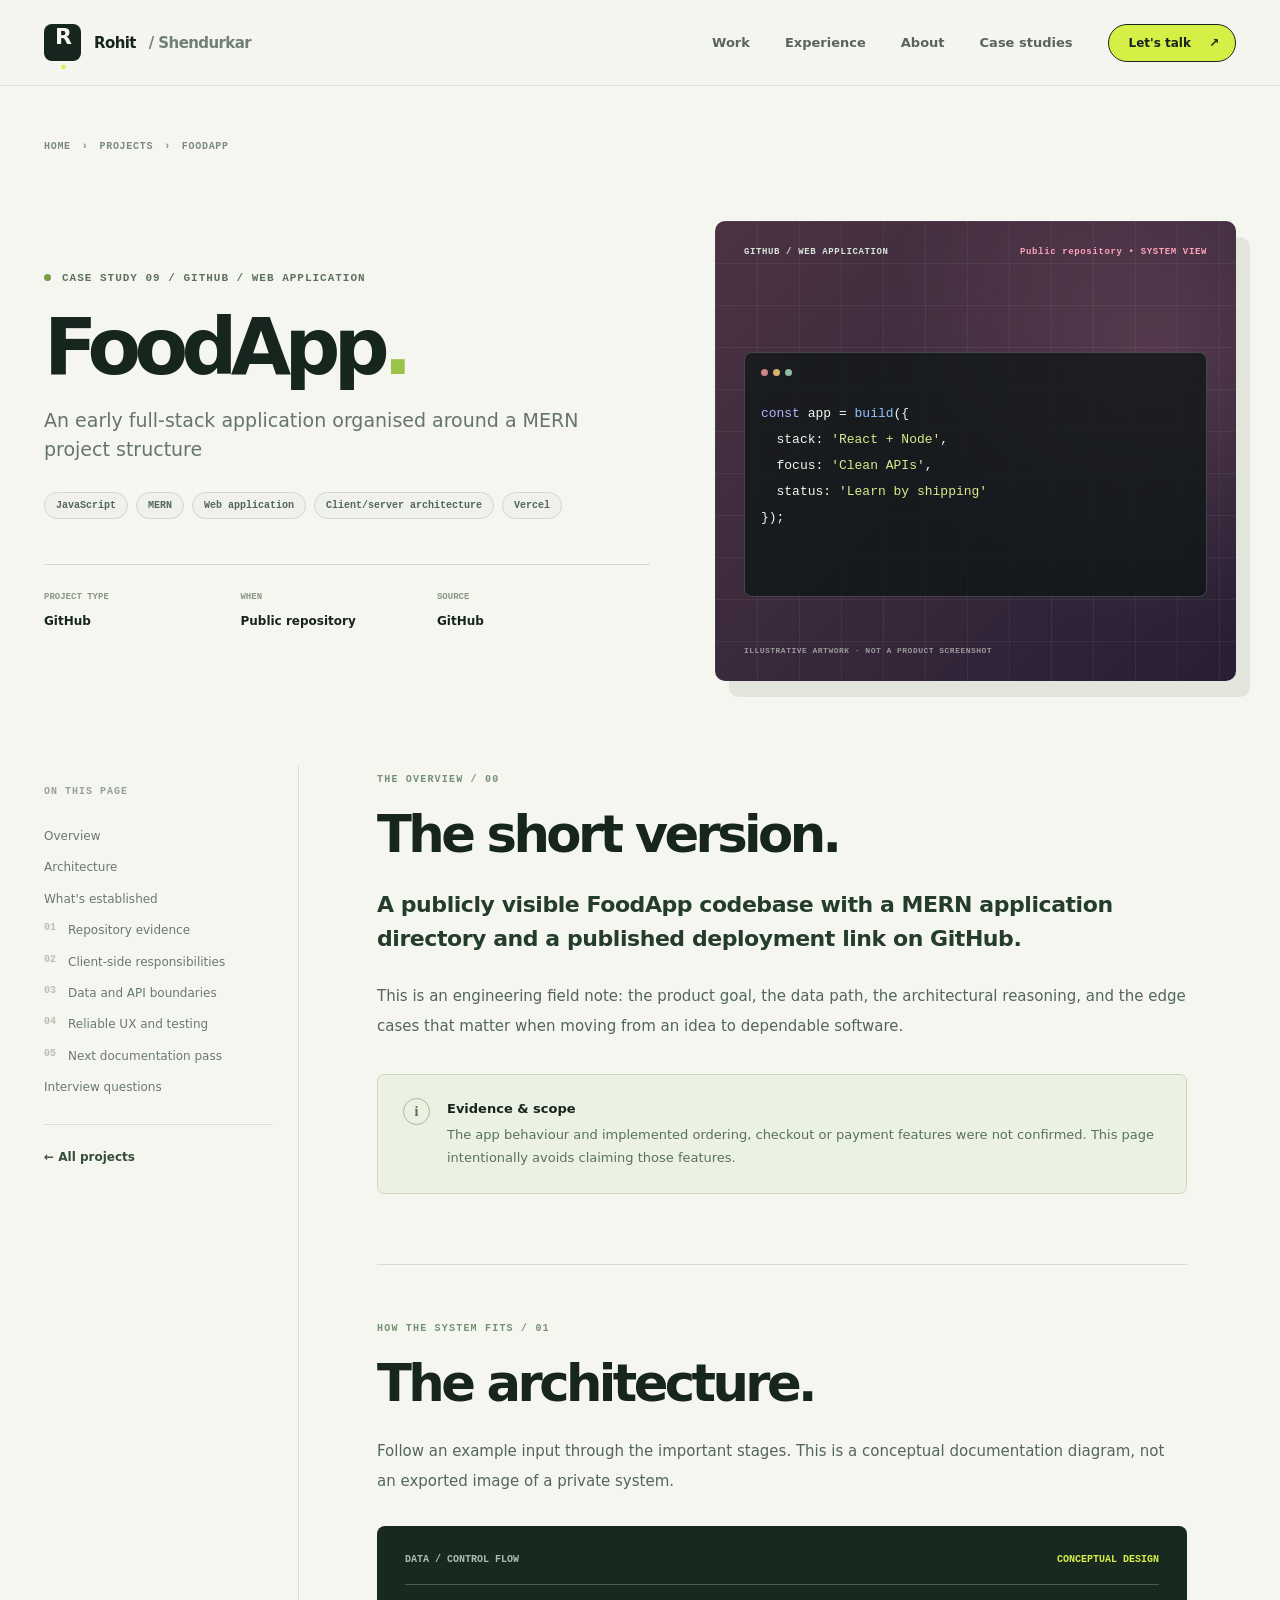
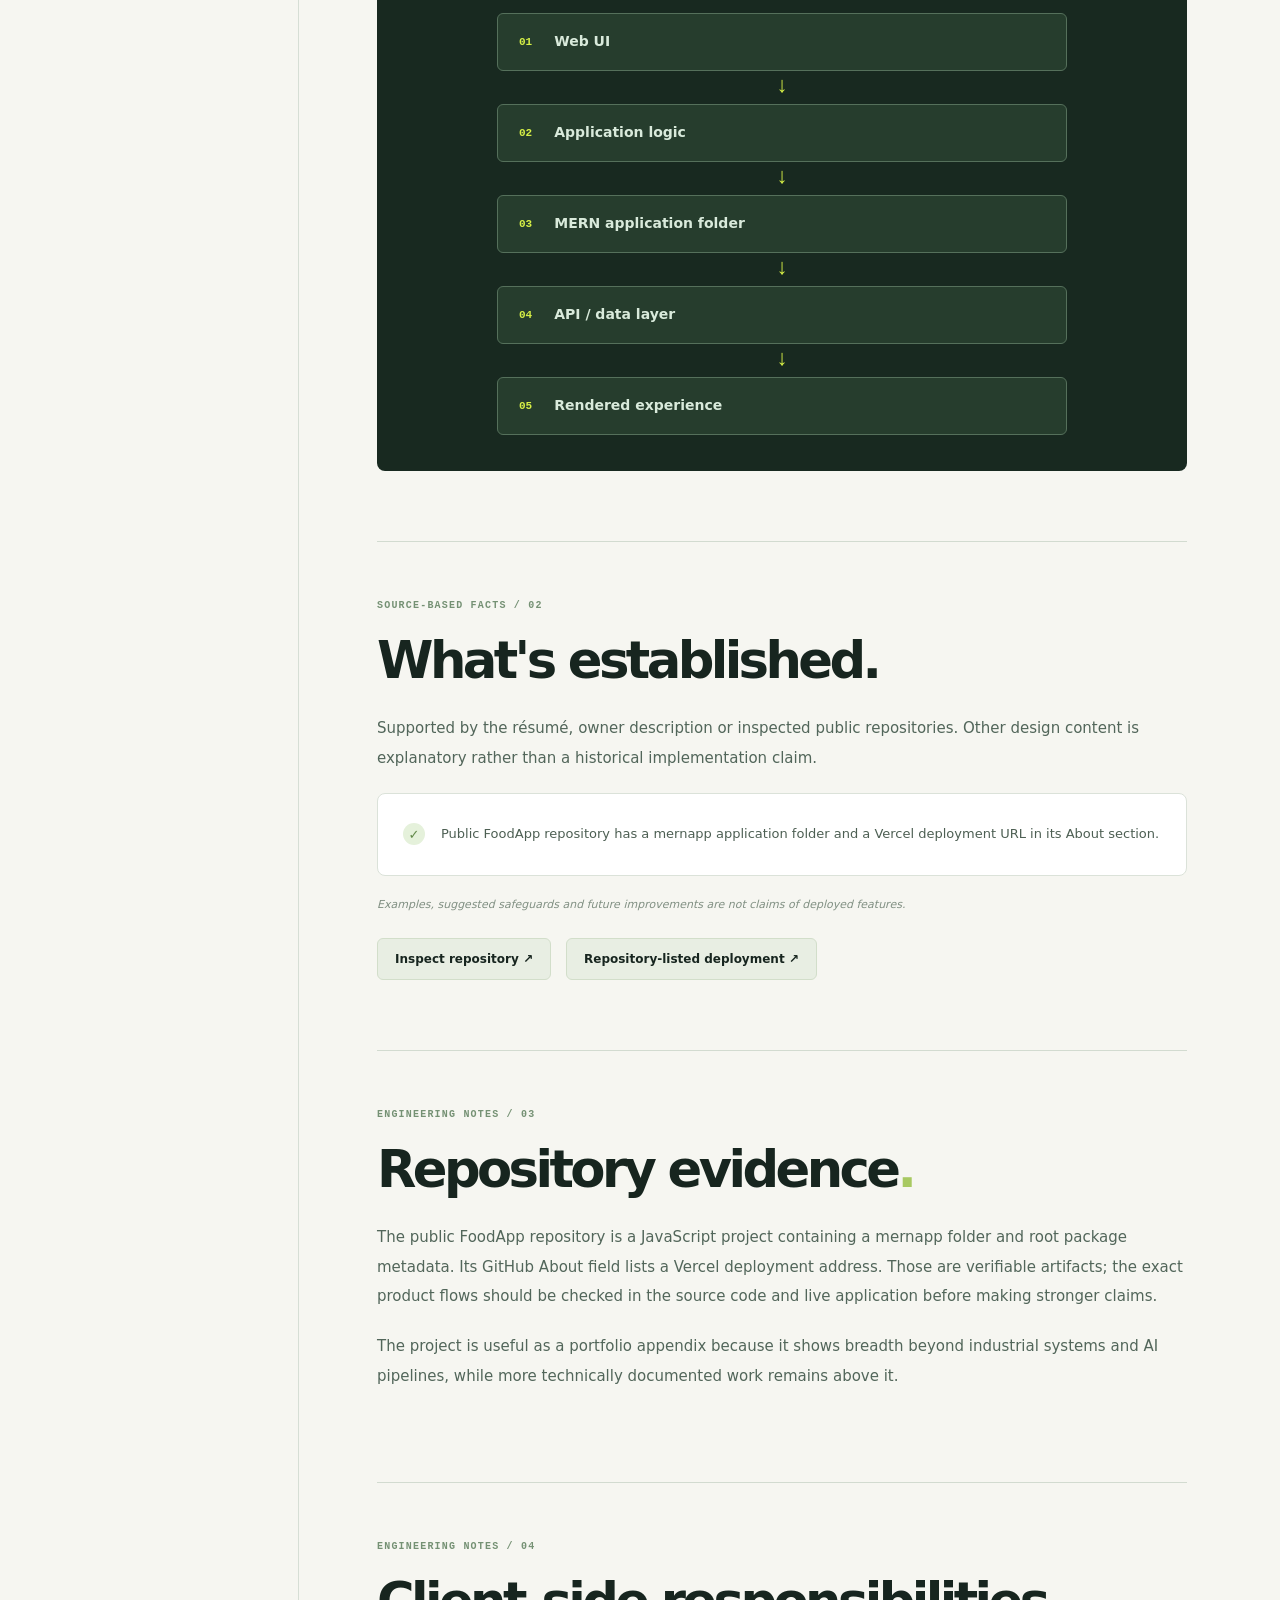
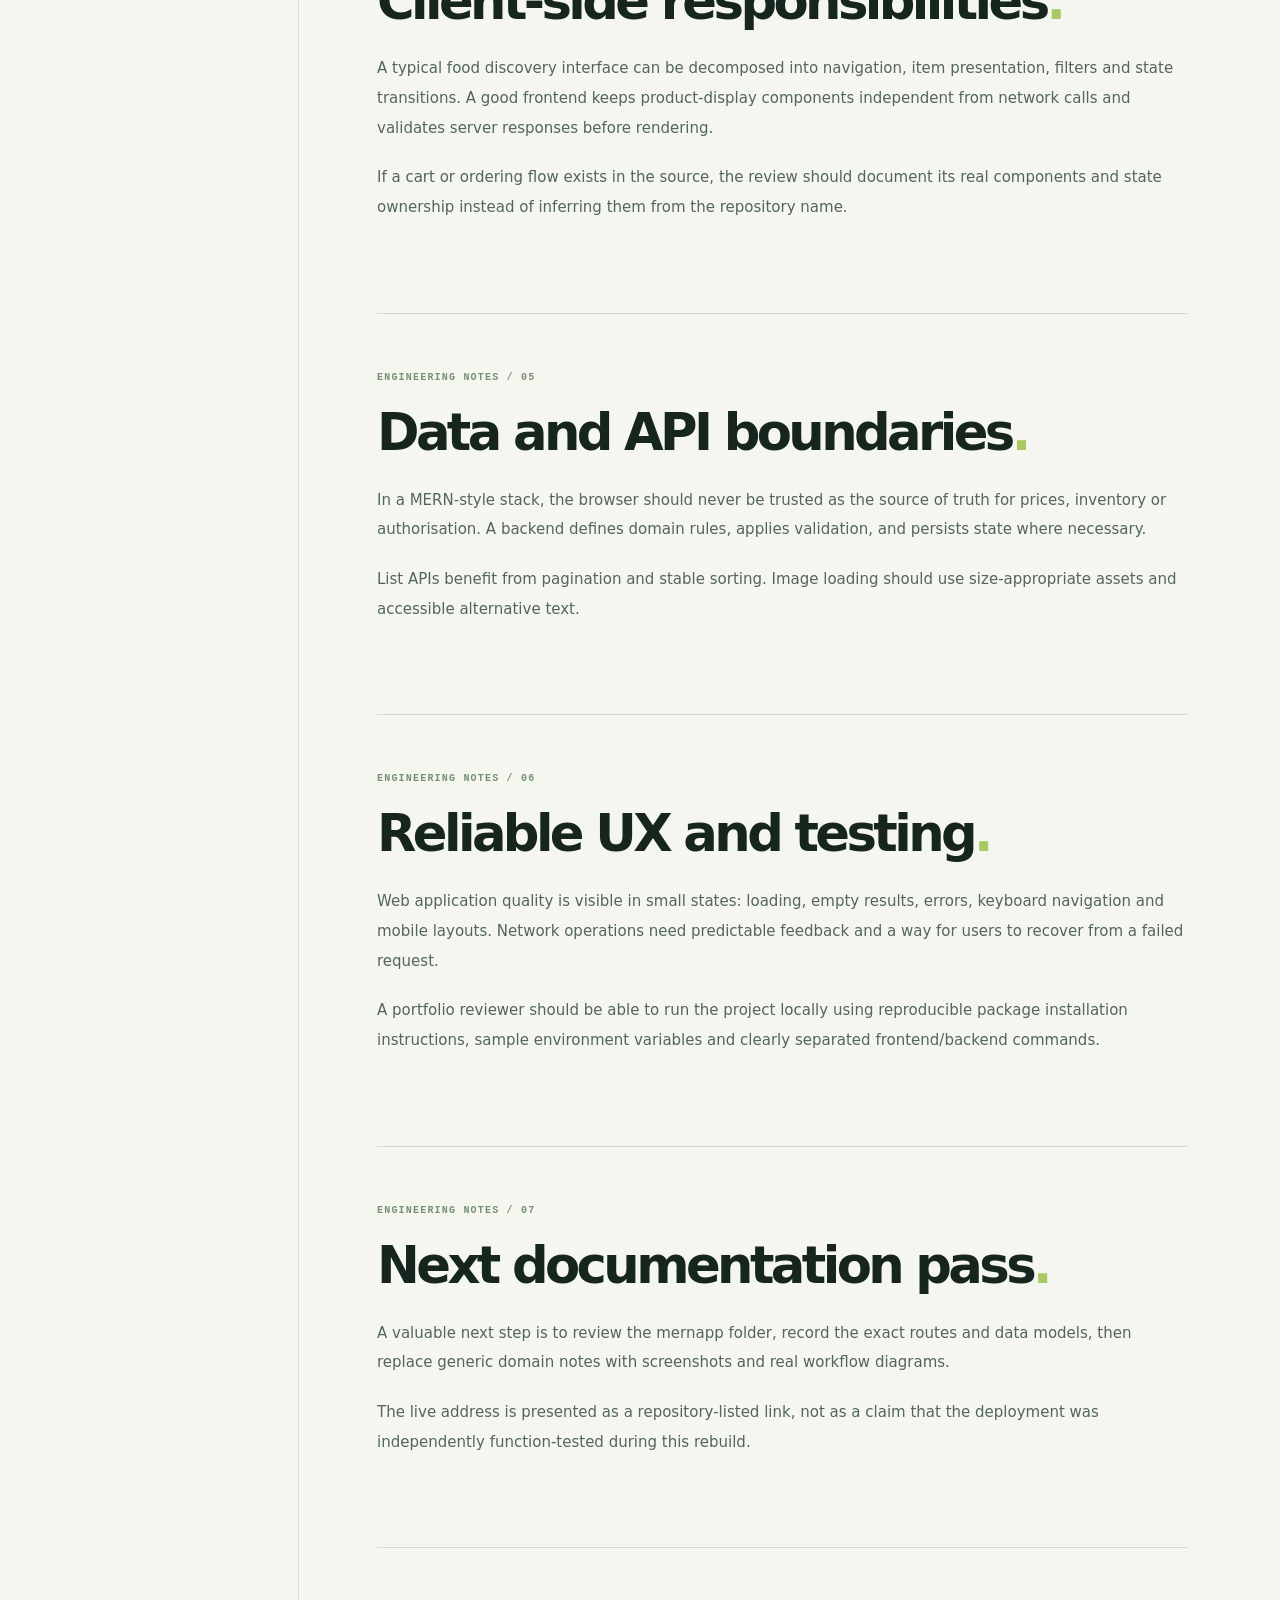
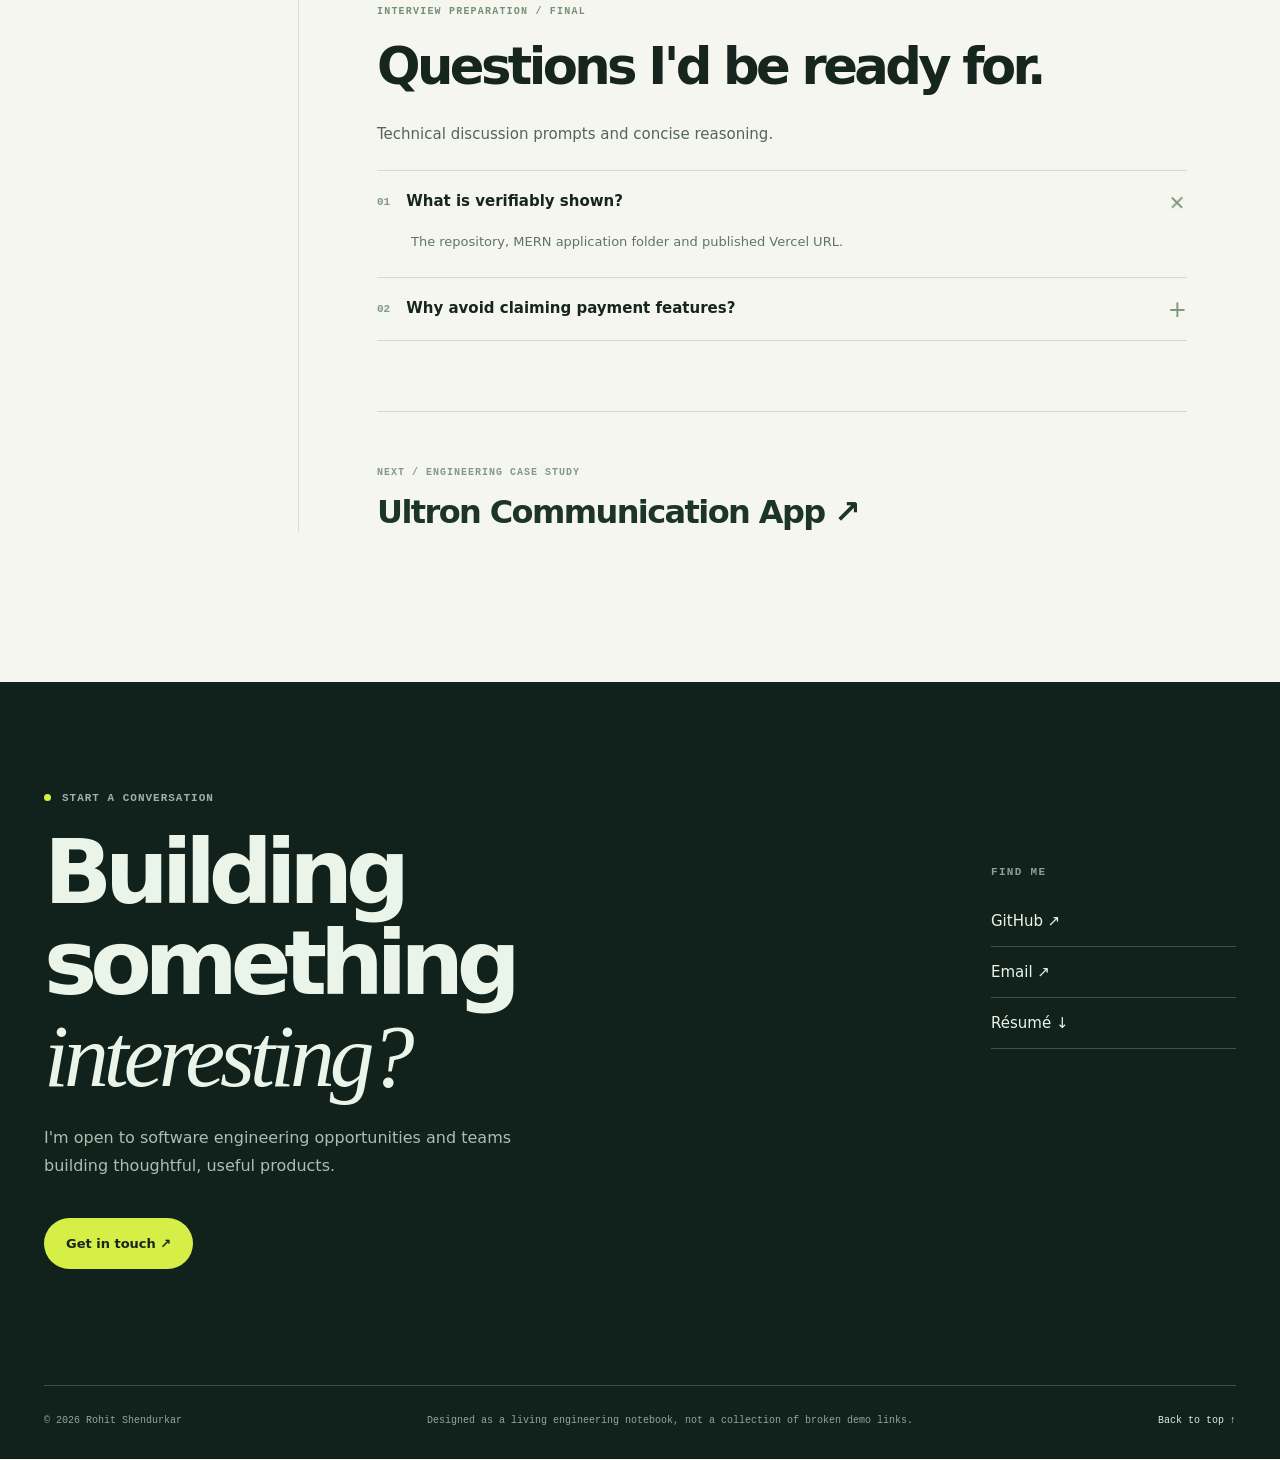
<file: preview/projects/foodapp/index.html>
<!DOCTYPE html><html lang="en"><head><meta charset="utf-8"><meta name="viewport" content="width=device-width, initial-scale=1"><title>FoodApp | Rohit Shendurkar</title><meta name="description" content="Rohit Shendurkar engineering portfolio and project documentation"><link rel="stylesheet" href="../../globals.css"></head><body id="top"><header class="site-header"><div class="container nav-inner"><a href="../../index.html" class="wordmark"><span class="brand-shape">R<span>.</span></span> Rohit<span class="wordmark-muted"> / Shendurkar</span></a><nav class="nav-links"><a href="../../index.html#work">Work</a><a href="../../index.html#experience">Experience</a><a href="../../index.html#about">About</a><a href="../../projects/index.html">Case studies</a></nav><a href="mailto:rohitshendurkar2017@gmail.com" class="nav-cta"><span>Let's talk</span> ↗</a></div></header><main class="case-main"><section class="case-hero container"><div class="breadcrumb"><a href="../../index.html">HOME</a> › <a href="../index.html">PROJECTS</a> › <span>FOODAPP</span></div><div class="case-hero-grid"><div><div class="eyebrow"><span class="tiny-dot"></span> CASE STUDY 09 / GITHUB / WEB APPLICATION</div><h1>FoodApp<span>.</span></h1><p class="case-subtitle">An early full-stack application organised around a MERN project structure</p><div class="case-chips"><span>JavaScript</span><span>MERN</span><span>Web application</span><span>Client/server architecture</span><span>Vercel</span></div><div class="case-meta"><div><small>PROJECT TYPE</small><strong>GitHub</strong></div><div><small>WHEN</small><strong>Public repository</strong></div><div><small>SOURCE</small><strong>GitHub</strong></div></div></div><div class="case-cover"><div class="artwork art-pink"><div class="art-topline"><span class="art-brand">GITHUB / WEB APPLICATION</span><span class="art-indicator">Public repository • SYSTEM VIEW</span></div><div class="code-window"><div class="code-dots"><b></b><b></b><b></b></div><div class="code-mock"><span class="code-purple">const</span> app = <span class="code-blue">build</span>({<br>&nbsp; stack: <span class="code-yellow">'React + Node'</span>,<br>&nbsp; focus: <span class="code-yellow">'Clean APIs'</span>,<br>&nbsp; status: <span class="code-yellow">'Learn by shipping'</span><br>});</div></div><div class="concept-stamp">ILLUSTRATIVE ARTWORK · NOT A PRODUCT SCREENSHOT</div></div></div></div></section><div class="container case-layout"><aside class="case-aside"><div class="aside-sticky"><p class="aside-label">ON THIS PAGE</p><a href="#overview">Overview</a><a href="#architecture">Architecture</a><a href="#evidence">What's established</a><a href="#repository-evidence"><span>01</span>Repository evidence</a><a href="#client-side-responsibilities"><span>02</span>Client-side responsibilities</a><a href="#data-and-api-boundaries"><span>03</span>Data and API boundaries</a><a href="#reliable-ux-and-testing"><span>04</span>Reliable UX and testing</a><a href="#next-documentation-pass"><span>05</span>Next documentation pass</a><a href="#questions">Interview questions</a><div class="aside-bottom"><a href="../index.html">← All projects</a></div></div></aside><article class="case-content"><section class="doc-section doc-overview" id="overview"><div class="doc-kicker">THE OVERVIEW / 00</div><h2>The short version.</h2><p class="doc-lead">A publicly visible FoodApp codebase with a MERN application directory and a published deployment link on GitHub.</p><p class="doc-text">This is an engineering field note: the product goal, the data path, the architectural reasoning, and the edge cases that matter when moving from an idea to dependable software.</p><div class="source-note"><div class="source-icon">i</div><div><strong>Evidence &amp; scope</strong><p>The app behaviour and implemented ordering, checkout or payment features were not confirmed. This page intentionally avoids claiming those features.</p></div></div></section><section class="doc-section" id="architecture"><div class="doc-kicker">HOW THE SYSTEM FITS / 01</div><h2>The architecture.</h2><p class="doc-text">Follow an example input through the important stages. This is a conceptual documentation diagram, not an exported image of a private system.</p><div class="architecture-flow"><div class="architecture-caption"><span>DATA / CONTROL FLOW</span><span>CONCEPTUAL DESIGN</span></div><div class="flow-steps"><div class="flow-item"><span class="flow-index">01</span><strong>Web UI</strong><span class="flow-arrow">↓</span></div><div class="flow-item"><span class="flow-index">02</span><strong>Application logic</strong><span class="flow-arrow">↓</span></div><div class="flow-item"><span class="flow-index">03</span><strong>MERN application folder</strong><span class="flow-arrow">↓</span></div><div class="flow-item"><span class="flow-index">04</span><strong>API / data layer</strong><span class="flow-arrow">↓</span></div><div class="flow-item"><span class="flow-index">05</span><strong>Rendered experience</strong><span class="flow-arrow">↓</span></div></div></div></section><section class="doc-section" id="evidence"><div class="doc-kicker">SOURCE-BASED FACTS / 02</div><h2>What's established.</h2><p class="doc-text">Supported by the résumé, owner description or inspected public repositories. Other design content is explanatory rather than a historical implementation claim.</p><div class="evidence-box"><div class="evidence-item"><span class="check-icon">✓</span><p>Public FoodApp repository has a mernapp application folder and a Vercel deployment URL in its About section.</p></div></div><p class="doc-caption">Examples, suggested safeguards and future improvements are not claims of deployed features.</p><div class="resource-links"><a href="https://github.com/rohit200x/FoodApp" target="_blank" rel="noopener noreferrer">Inspect repository ↗</a><a href="https://food-app-iota-lovat.vercel.app/" target="_blank" rel="noopener noreferrer">Repository-listed deployment ↗</a></div></section><section class="doc-section" id="repository-evidence"><div class="doc-kicker">ENGINEERING NOTES / 03</div><h2>Repository evidence<span class="section-dot">.</span></h2><p class="doc-text">The public FoodApp repository is a JavaScript project containing a mernapp folder and root package metadata. Its GitHub About field lists a Vercel deployment address. Those are verifiable artifacts; the exact product flows should be checked in the source code and live application before making stronger claims.</p><p class="doc-text">The project is useful as a portfolio appendix because it shows breadth beyond industrial systems and AI pipelines, while more technically documented work remains above it.</p></section><section class="doc-section" id="client-side-responsibilities"><div class="doc-kicker">ENGINEERING NOTES / 04</div><h2>Client-side responsibilities<span class="section-dot">.</span></h2><p class="doc-text">A typical food discovery interface can be decomposed into navigation, item presentation, filters and state transitions. A good frontend keeps product-display components independent from network calls and validates server responses before rendering.</p><p class="doc-text">If a cart or ordering flow exists in the source, the review should document its real components and state ownership instead of inferring them from the repository name.</p></section><section class="doc-section" id="data-and-api-boundaries"><div class="doc-kicker">ENGINEERING NOTES / 05</div><h2>Data and API boundaries<span class="section-dot">.</span></h2><p class="doc-text">In a MERN-style stack, the browser should never be trusted as the source of truth for prices, inventory or authorisation. A backend defines domain rules, applies validation, and persists state where necessary.</p><p class="doc-text">List APIs benefit from pagination and stable sorting. Image loading should use size-appropriate assets and accessible alternative text.</p></section><section class="doc-section" id="reliable-ux-and-testing"><div class="doc-kicker">ENGINEERING NOTES / 06</div><h2>Reliable UX and testing<span class="section-dot">.</span></h2><p class="doc-text">Web application quality is visible in small states: loading, empty results, errors, keyboard navigation and mobile layouts. Network operations need predictable feedback and a way for users to recover from a failed request.</p><p class="doc-text">A portfolio reviewer should be able to run the project locally using reproducible package installation instructions, sample environment variables and clearly separated frontend/backend commands.</p></section><section class="doc-section" id="next-documentation-pass"><div class="doc-kicker">ENGINEERING NOTES / 07</div><h2>Next documentation pass<span class="section-dot">.</span></h2><p class="doc-text">A valuable next step is to review the mernapp folder, record the exact routes and data models, then replace generic domain notes with screenshots and real workflow diagrams.</p><p class="doc-text">The live address is presented as a repository-listed link, not as a claim that the deployment was independently function-tested during this rebuild.</p></section><section class="doc-section questions-section" id="questions"><div class="doc-kicker">INTERVIEW PREPARATION / FINAL</div><h2>Questions I'd be ready for.</h2><p class="doc-text">Technical discussion prompts and concise reasoning.</p><div class="questions-list"><details open><summary><span>01</span><strong>What is verifiably shown?</strong><span class="question-plus">+</span></summary><p>The repository, MERN application folder and published Vercel URL.</p></details><details ><summary><span>02</span><strong>Why avoid claiming payment features?</strong><span class="question-plus">+</span></summary><p>A repository name alone does not demonstrate a specific checkout or payment integration.</p></details></div></section><div class="next-case"><span>NEXT / ENGINEERING CASE STUDY</span><a href="../ultron-communications/index.html">Ultron Communication App ↗</a></div></article></div></main><footer class="footer" id="contact"><div class="container"><div class="footer-top"><div><div class="eyebrow light"><span class="tiny-dot"></span> START A CONVERSATION</div><h2>Building something<br><em>interesting?</em></h2><p>I'm open to software engineering opportunities and teams building thoughtful, useful products.</p><a class="btn btn-light" href="mailto:rohitshendurkar2017@gmail.com">Get in touch ↗</a></div><div class="footer-links"><div class="footer-links-label">FIND ME</div><a href="https://github.com/rohit200x" target="_blank" rel="noopener noreferrer">GitHub ↗</a><a href="mailto:rohitshendurkar2017@gmail.com">Email ↗</a><a href="../../resume.pdf" download>Résumé ↓</a></div></div><div class="footer-bottom"><span>© 2026 Rohit Shendurkar</span><span>Designed as a living engineering notebook, not a collection of broken demo links.</span><a href="#top">Back to top ↑</a></div></div></footer></body></html>
</file>
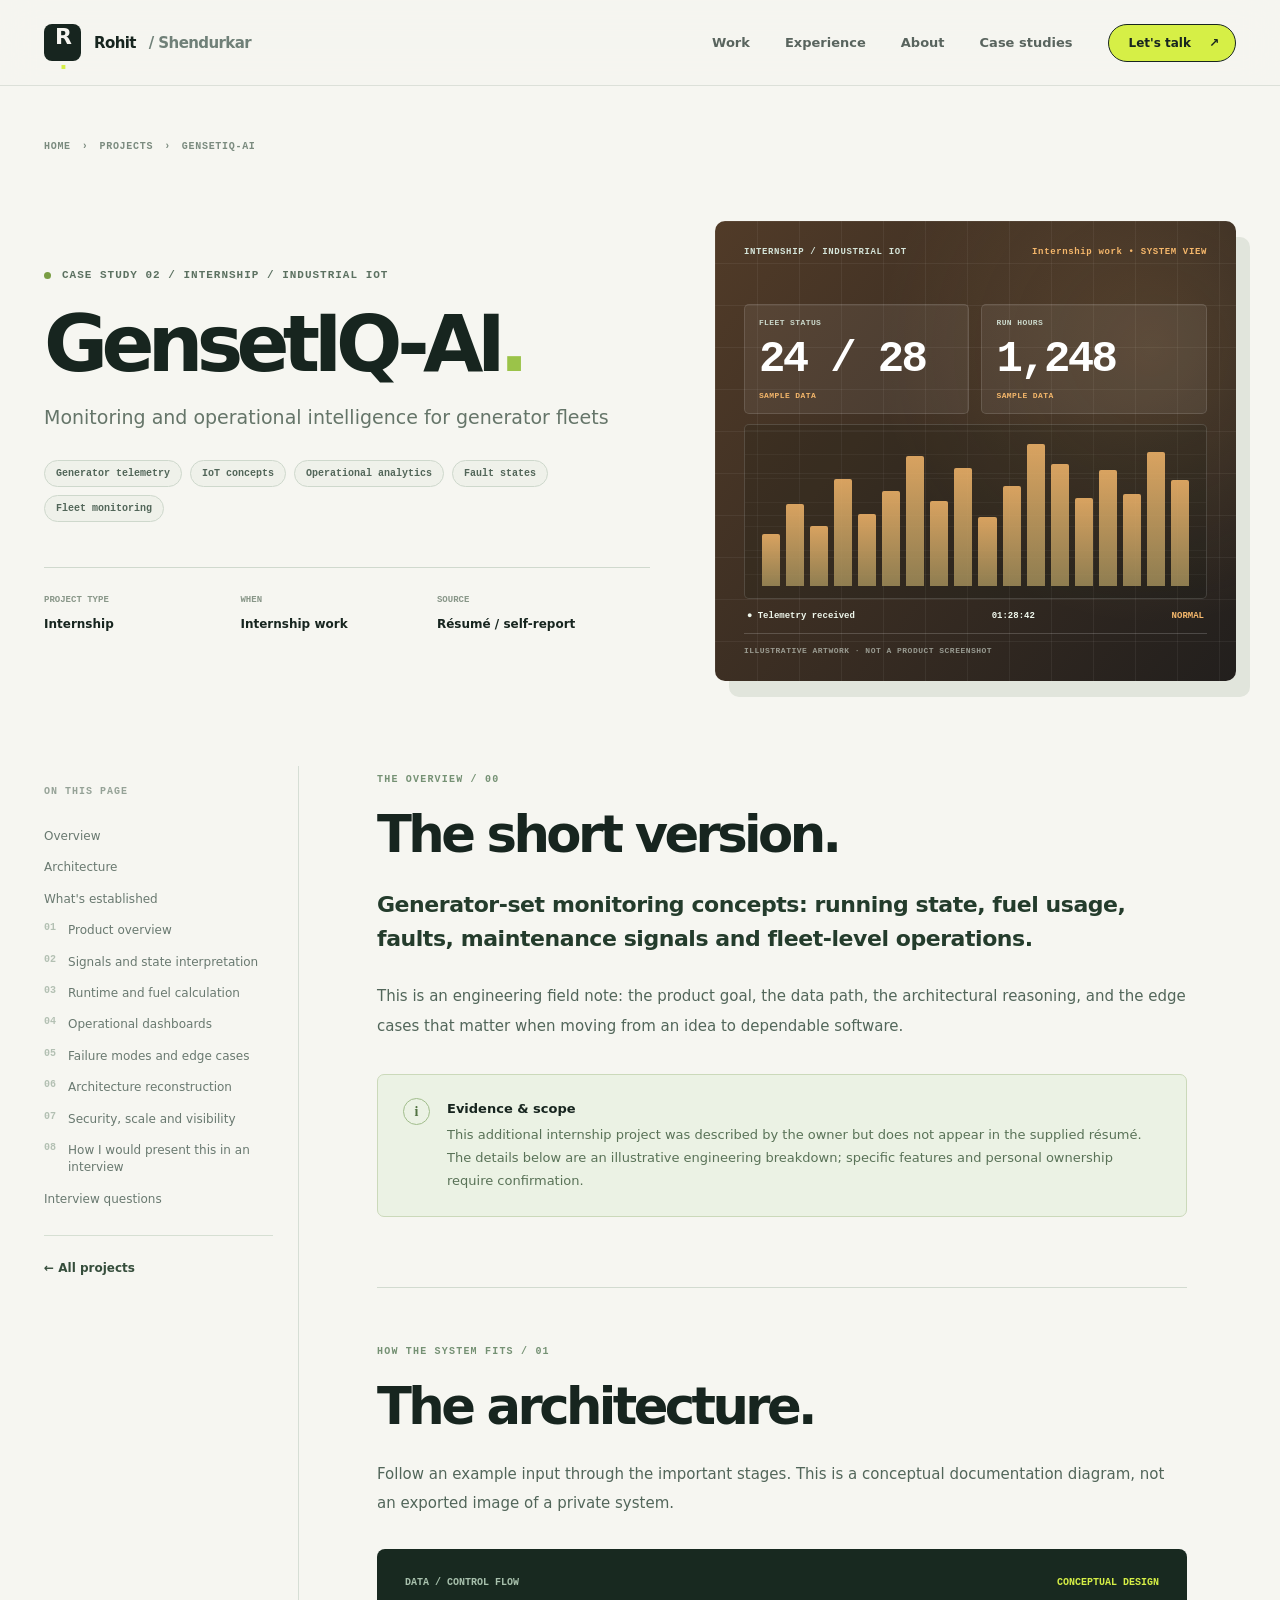
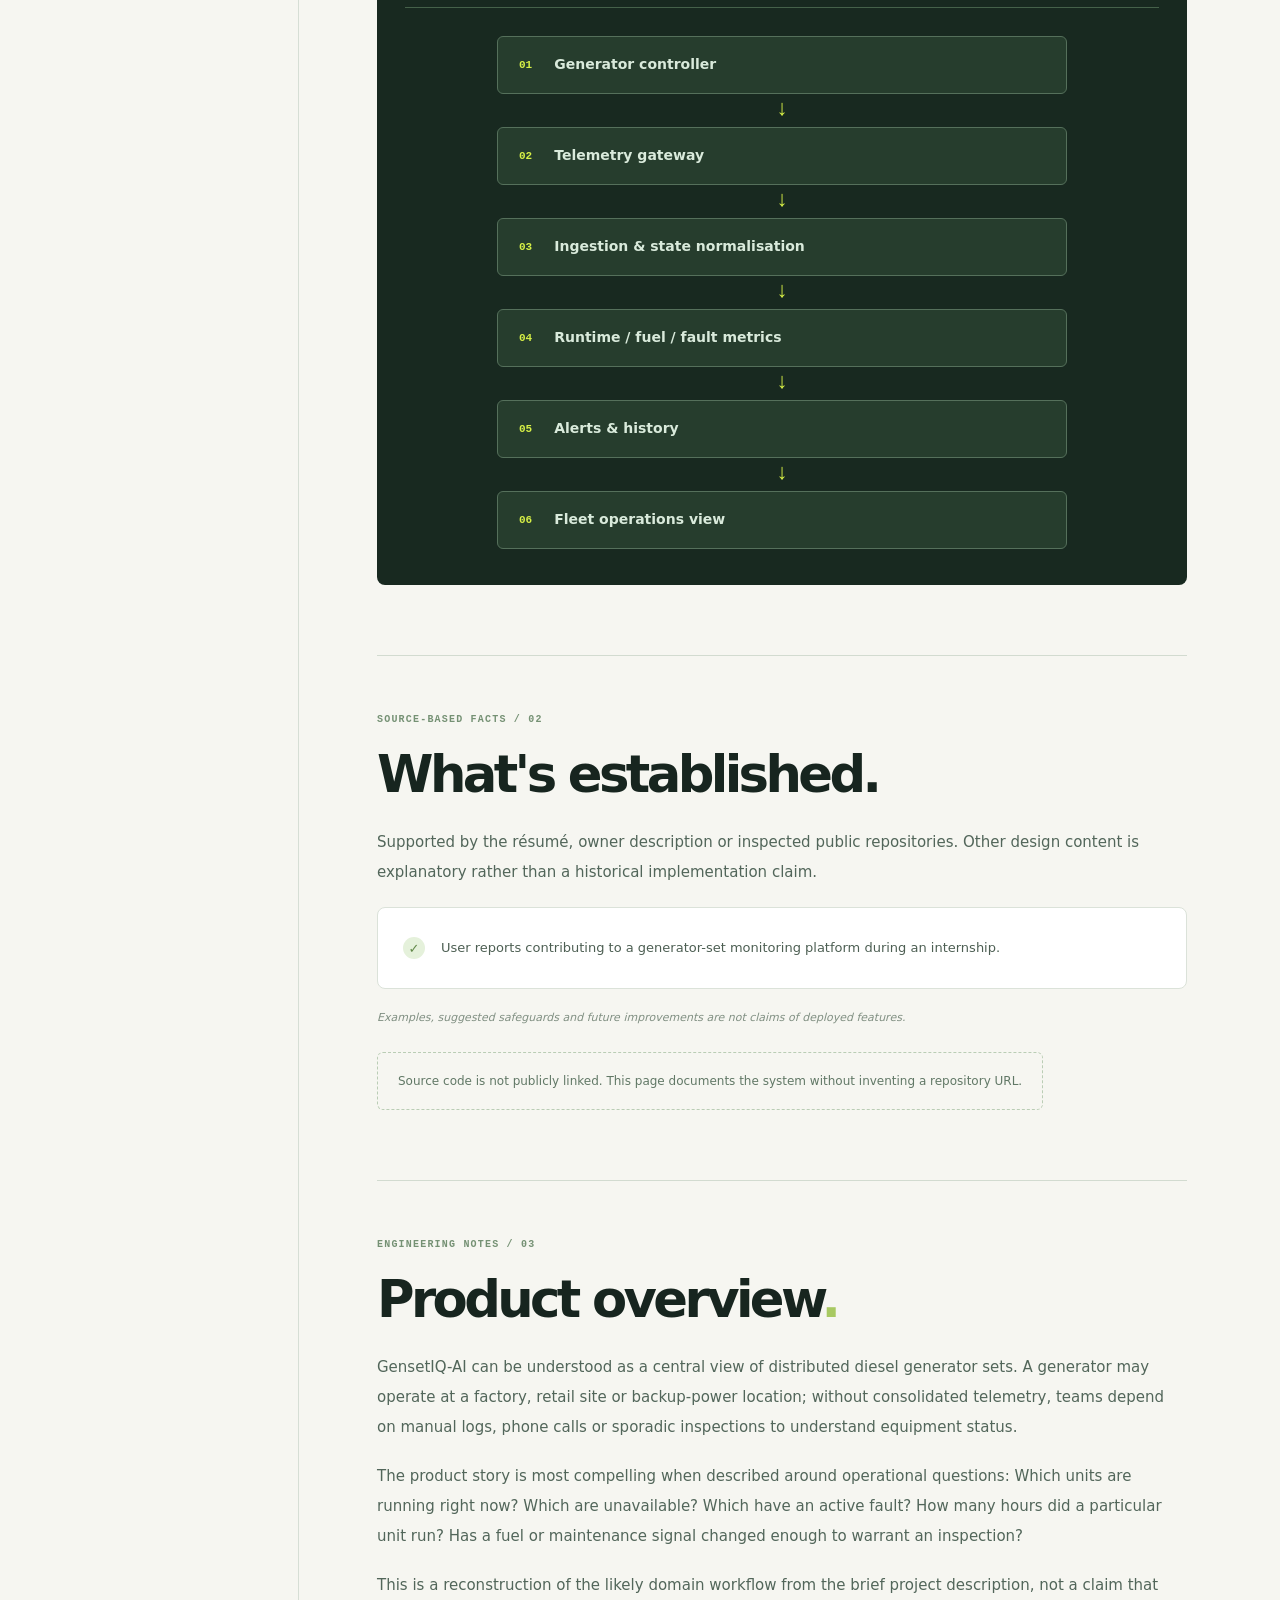
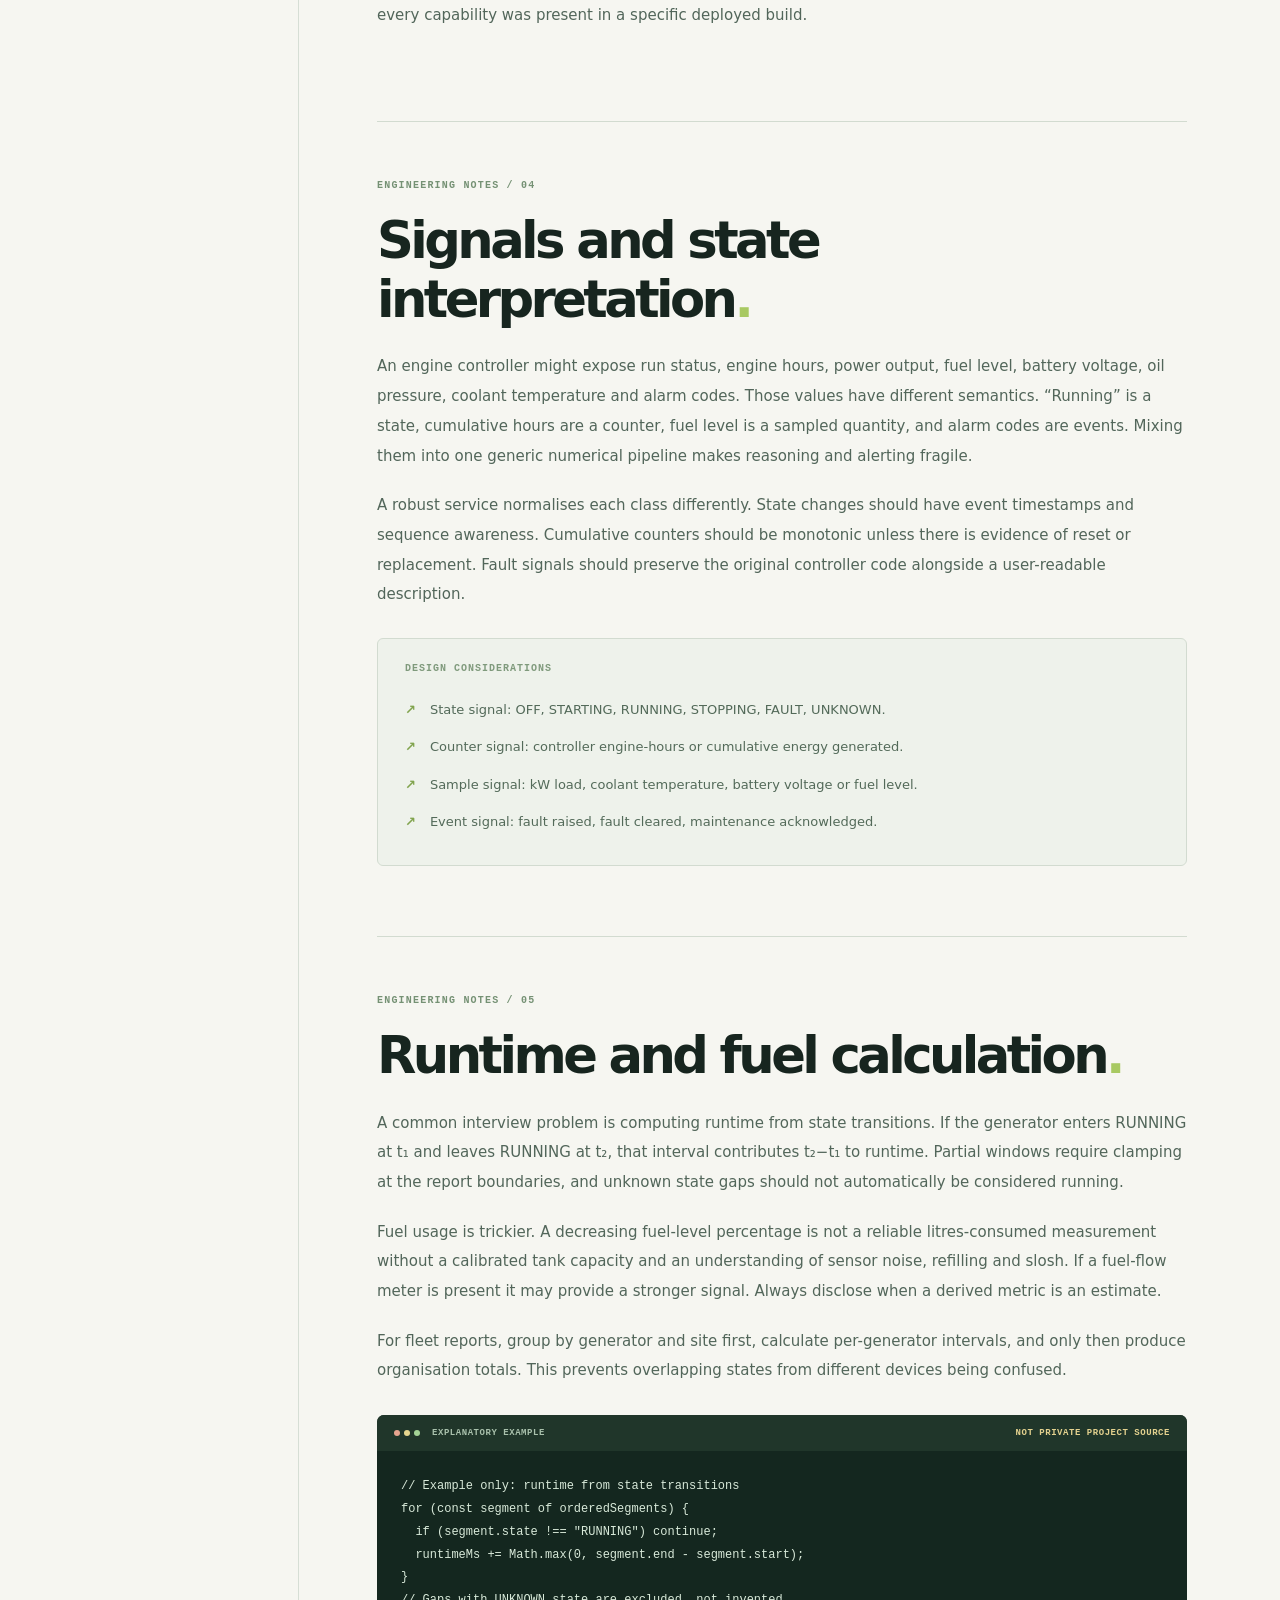
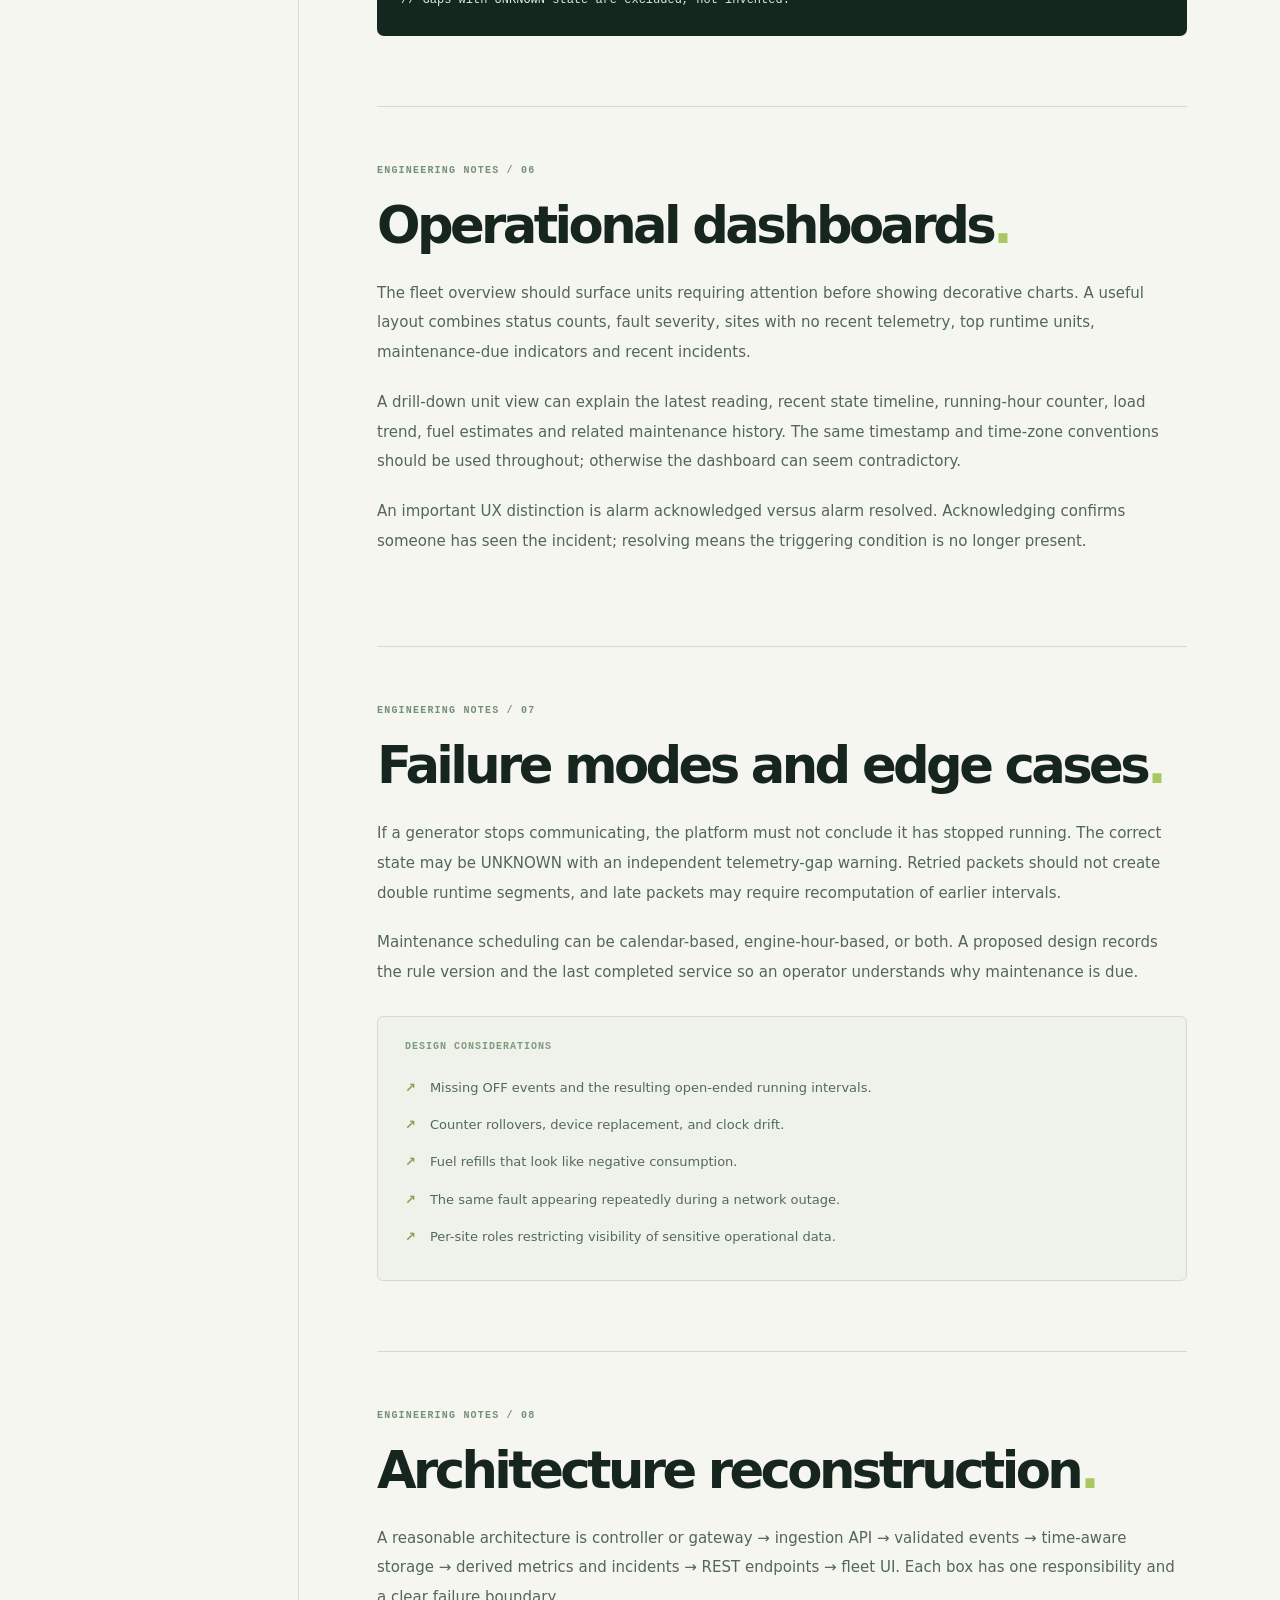
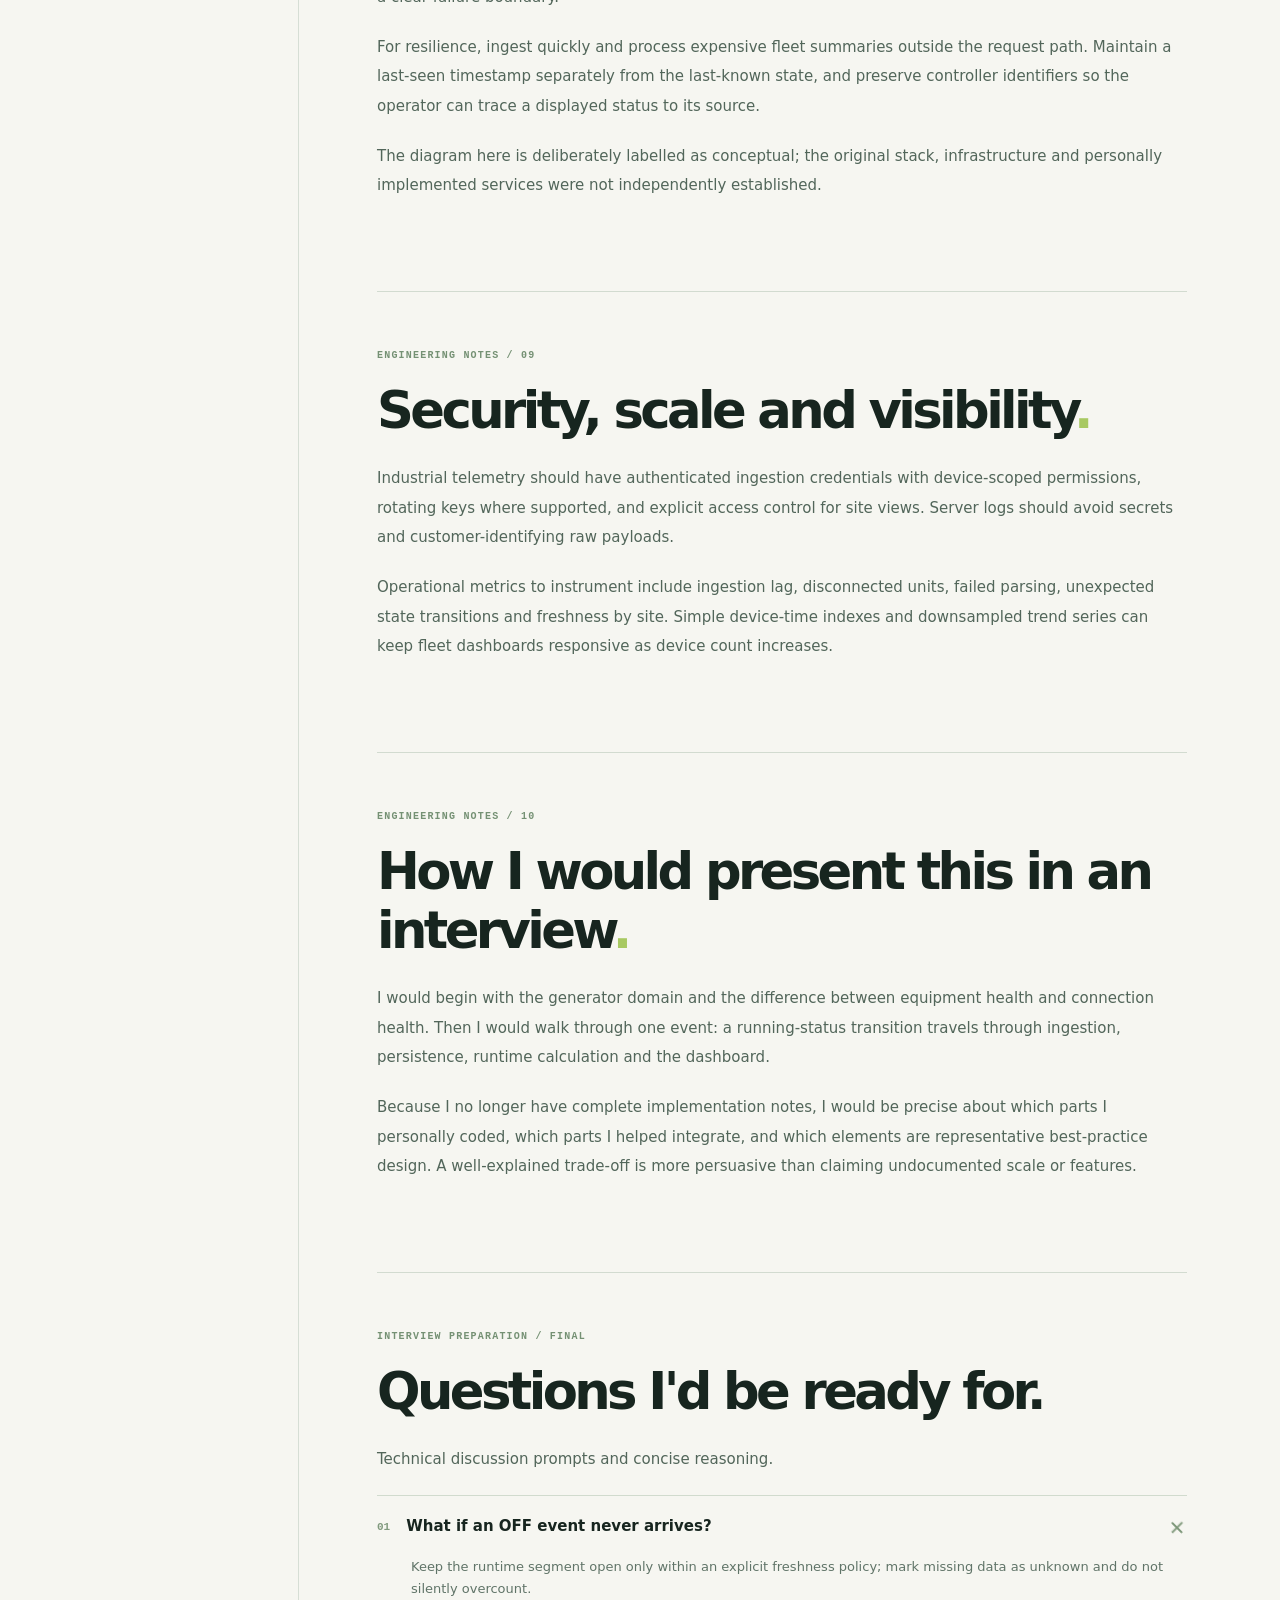
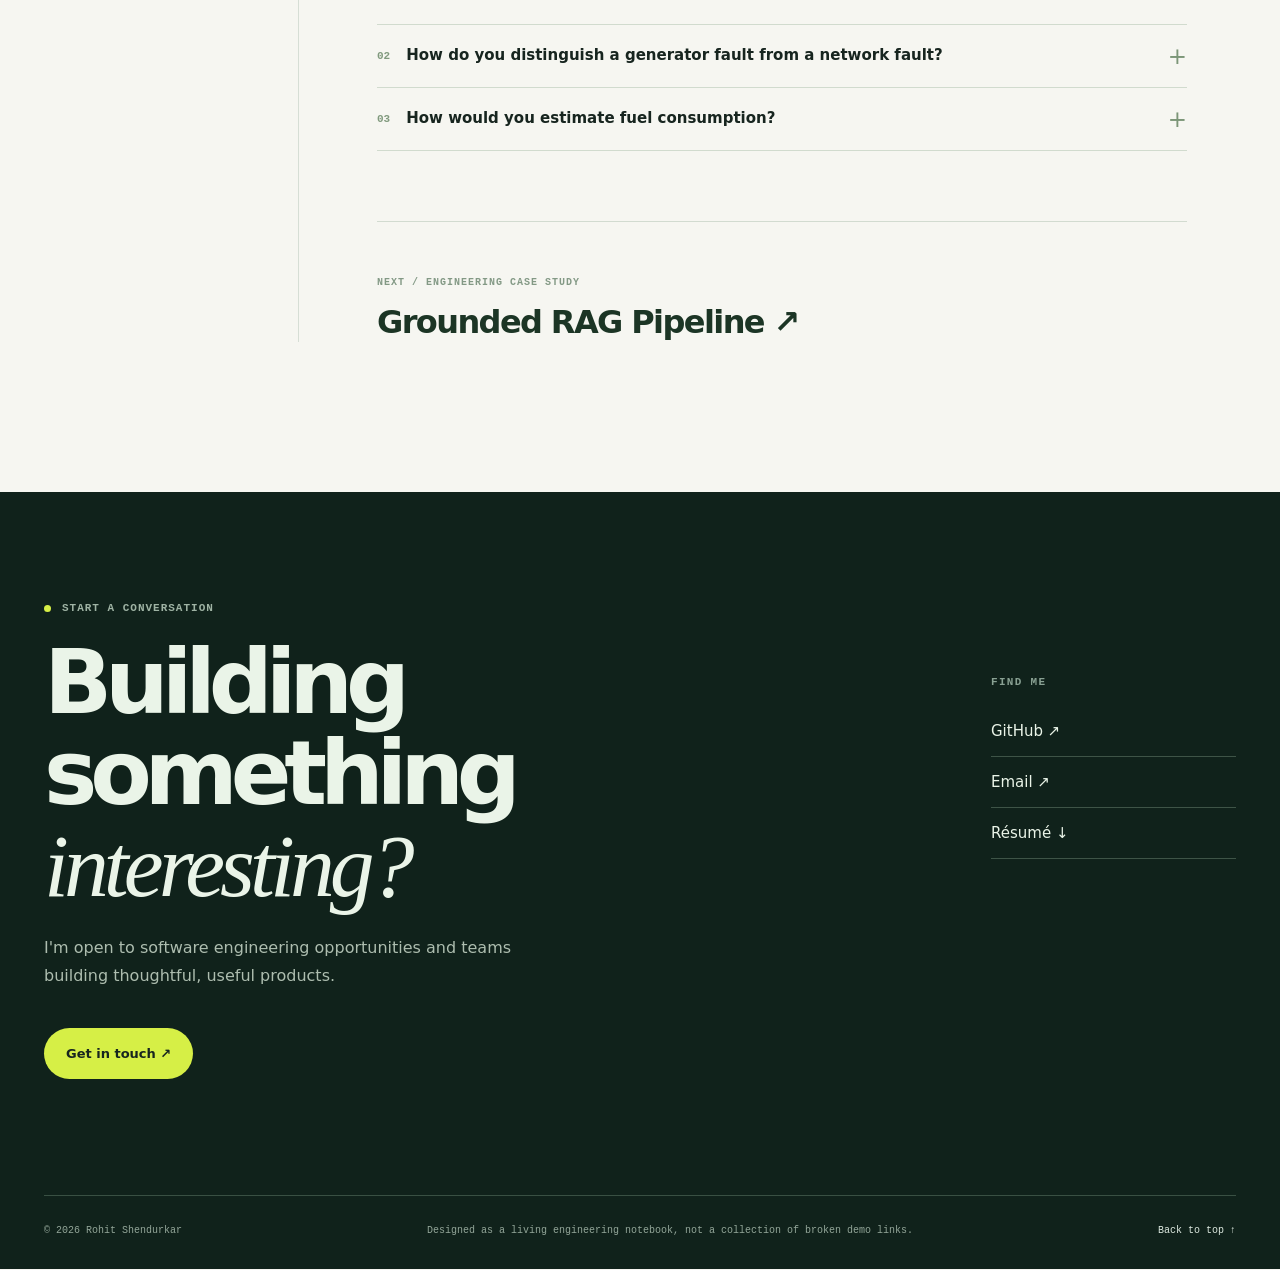
<file: preview/projects/gensetiq-ai/index.html>
<!DOCTYPE html><html lang="en"><head><meta charset="utf-8"><meta name="viewport" content="width=device-width, initial-scale=1"><title>GensetIQ-AI | Rohit Shendurkar</title><meta name="description" content="Rohit Shendurkar engineering portfolio and project documentation"><link rel="stylesheet" href="../../globals.css"></head><body id="top"><header class="site-header"><div class="container nav-inner"><a href="../../index.html" class="wordmark"><span class="brand-shape">R<span>.</span></span> Rohit<span class="wordmark-muted"> / Shendurkar</span></a><nav class="nav-links"><a href="../../index.html#work">Work</a><a href="../../index.html#experience">Experience</a><a href="../../index.html#about">About</a><a href="../../projects/index.html">Case studies</a></nav><a href="mailto:rohitshendurkar2017@gmail.com" class="nav-cta"><span>Let's talk</span> ↗</a></div></header><main class="case-main"><section class="case-hero container"><div class="breadcrumb"><a href="../../index.html">HOME</a> › <a href="../index.html">PROJECTS</a> › <span>GENSETIQ-AI</span></div><div class="case-hero-grid"><div><div class="eyebrow"><span class="tiny-dot"></span> CASE STUDY 02 / INTERNSHIP / INDUSTRIAL IOT</div><h1>GensetIQ-AI<span>.</span></h1><p class="case-subtitle">Monitoring and operational intelligence for generator fleets</p><div class="case-chips"><span>Generator telemetry</span><span>IoT concepts</span><span>Operational analytics</span><span>Fault states</span><span>Fleet monitoring</span></div><div class="case-meta"><div><small>PROJECT TYPE</small><strong>Internship</strong></div><div><small>WHEN</small><strong>Internship work</strong></div><div><small>SOURCE</small><strong>Résumé / self-report</strong></div></div></div><div class="case-cover"><div class="artwork art-orange"><div class="art-topline"><span class="art-brand">INTERNSHIP / INDUSTRIAL IOT</span><span class="art-indicator">Internship work • SYSTEM VIEW</span></div><div class="art-stat-row"><div><small>FLEET STATUS</small><strong>24 / 28</strong><span>SAMPLE DATA</span></div><div><small>RUN HOURS</small><strong>1,248</strong><span>SAMPLE DATA</span></div></div><div class="art-chart"><div class="art-gridline"></div><div class="art-bars"><span style="height:35%"></span><span style="height:55%"></span><span style="height:40%"></span><span style="height:72%"></span><span style="height:48%"></span><span style="height:64%"></span><span style="height:87%"></span><span style="height:57%"></span><span style="height:79%"></span><span style="height:46%"></span><span style="height:67%"></span><span style="height:95%"></span><span style="height:82%"></span><span style="height:59%"></span><span style="height:78%"></span><span style="height:62%"></span><span style="height:90%"></span><span style="height:71%"></span></div></div><div class="art-table"><span>● Telemetry received</span><span>01:28:42</span><span class="art-table-good">NORMAL</span></div><div class="concept-stamp">ILLUSTRATIVE ARTWORK · NOT A PRODUCT SCREENSHOT</div></div></div></div></section><div class="container case-layout"><aside class="case-aside"><div class="aside-sticky"><p class="aside-label">ON THIS PAGE</p><a href="#overview">Overview</a><a href="#architecture">Architecture</a><a href="#evidence">What's established</a><a href="#product-overview"><span>01</span>Product overview</a><a href="#signals-and-state-interpretation"><span>02</span>Signals and state interpretation</a><a href="#runtime-and-fuel-calculation"><span>03</span>Runtime and fuel calculation</a><a href="#operational-dashboards"><span>04</span>Operational dashboards</a><a href="#failure-modes-and-edge-cases"><span>05</span>Failure modes and edge cases</a><a href="#architecture-reconstruction"><span>06</span>Architecture reconstruction</a><a href="#security,-scale-and-visibility"><span>07</span>Security, scale and visibility</a><a href="#how-i-would-present-this-in-an-interview"><span>08</span>How I would present this in an interview</a><a href="#questions">Interview questions</a><div class="aside-bottom"><a href="../index.html">← All projects</a></div></div></aside><article class="case-content"><section class="doc-section doc-overview" id="overview"><div class="doc-kicker">THE OVERVIEW / 00</div><h2>The short version.</h2><p class="doc-lead">Generator-set monitoring concepts: running state, fuel usage, faults, maintenance signals and fleet-level operations.</p><p class="doc-text">This is an engineering field note: the product goal, the data path, the architectural reasoning, and the edge cases that matter when moving from an idea to dependable software.</p><div class="source-note"><div class="source-icon">i</div><div><strong>Evidence &amp; scope</strong><p>This additional internship project was described by the owner but does not appear in the supplied résumé. The details below are an illustrative engineering breakdown; specific features and personal ownership require confirmation.</p></div></div></section><section class="doc-section" id="architecture"><div class="doc-kicker">HOW THE SYSTEM FITS / 01</div><h2>The architecture.</h2><p class="doc-text">Follow an example input through the important stages. This is a conceptual documentation diagram, not an exported image of a private system.</p><div class="architecture-flow"><div class="architecture-caption"><span>DATA / CONTROL FLOW</span><span>CONCEPTUAL DESIGN</span></div><div class="flow-steps"><div class="flow-item"><span class="flow-index">01</span><strong>Generator controller</strong><span class="flow-arrow">↓</span></div><div class="flow-item"><span class="flow-index">02</span><strong>Telemetry gateway</strong><span class="flow-arrow">↓</span></div><div class="flow-item"><span class="flow-index">03</span><strong>Ingestion &amp; state normalisation</strong><span class="flow-arrow">↓</span></div><div class="flow-item"><span class="flow-index">04</span><strong>Runtime / fuel / fault metrics</strong><span class="flow-arrow">↓</span></div><div class="flow-item"><span class="flow-index">05</span><strong>Alerts &amp; history</strong><span class="flow-arrow">↓</span></div><div class="flow-item"><span class="flow-index">06</span><strong>Fleet operations view</strong><span class="flow-arrow">↓</span></div></div></div></section><section class="doc-section" id="evidence"><div class="doc-kicker">SOURCE-BASED FACTS / 02</div><h2>What's established.</h2><p class="doc-text">Supported by the résumé, owner description or inspected public repositories. Other design content is explanatory rather than a historical implementation claim.</p><div class="evidence-box"><div class="evidence-item"><span class="check-icon">✓</span><p>User reports contributing to a generator-set monitoring platform during an internship.</p></div></div><p class="doc-caption">Examples, suggested safeguards and future improvements are not claims of deployed features.</p><div class="resource-links"><div class="no-source">Source code is not publicly linked. This page documents the system without inventing a repository URL.</div></div></section><section class="doc-section" id="product-overview"><div class="doc-kicker">ENGINEERING NOTES / 03</div><h2>Product overview<span class="section-dot">.</span></h2><p class="doc-text">GensetIQ-AI can be understood as a central view of distributed diesel generator sets. A generator may operate at a factory, retail site or backup-power location; without consolidated telemetry, teams depend on manual logs, phone calls or sporadic inspections to understand equipment status.</p><p class="doc-text">The product story is most compelling when described around operational questions: Which units are running right now? Which are unavailable? Which have an active fault? How many hours did a particular unit run? Has a fuel or maintenance signal changed enough to warrant an inspection?</p><p class="doc-text">This is a reconstruction of the likely domain workflow from the brief project description, not a claim that every capability was present in a specific deployed build.</p></section><section class="doc-section" id="signals-and-state-interpretation"><div class="doc-kicker">ENGINEERING NOTES / 04</div><h2>Signals and state interpretation<span class="section-dot">.</span></h2><p class="doc-text">An engine controller might expose run status, engine hours, power output, fuel level, battery voltage, oil pressure, coolant temperature and alarm codes. Those values have different semantics. “Running” is a state, cumulative hours are a counter, fuel level is a sampled quantity, and alarm codes are events. Mixing them into one generic numerical pipeline makes reasoning and alerting fragile.</p><p class="doc-text">A robust service normalises each class differently. State changes should have event timestamps and sequence awareness. Cumulative counters should be monotonic unless there is evidence of reset or replacement. Fault signals should preserve the original controller code alongside a user-readable description.</p><div class="engineering-checklist"><div class="checklist-head">DESIGN CONSIDERATIONS</div><div><span>↗</span>State signal: OFF, STARTING, RUNNING, STOPPING, FAULT, UNKNOWN.</div><div><span>↗</span>Counter signal: controller engine-hours or cumulative energy generated.</div><div><span>↗</span>Sample signal: kW load, coolant temperature, battery voltage or fuel level.</div><div><span>↗</span>Event signal: fault raised, fault cleared, maintenance acknowledged.</div></div></section><section class="doc-section" id="runtime-and-fuel-calculation"><div class="doc-kicker">ENGINEERING NOTES / 05</div><h2>Runtime and fuel calculation<span class="section-dot">.</span></h2><p class="doc-text">A common interview problem is computing runtime from state transitions. If the generator enters RUNNING at t₁ and leaves RUNNING at t₂, that interval contributes t₂−t₁ to runtime. Partial windows require clamping at the report boundaries, and unknown state gaps should not automatically be considered running.</p><p class="doc-text">Fuel usage is trickier. A decreasing fuel-level percentage is not a reliable litres-consumed measurement without a calibrated tank capacity and an understanding of sensor noise, refilling and slosh. If a fuel-flow meter is present it may provide a stronger signal. Always disclose when a derived metric is an estimate.</p><p class="doc-text">For fleet reports, group by generator and site first, calculate per-generator intervals, and only then produce organisation totals. This prevents overlapping states from different devices being confused.</p><div class="code-example"><div class="code-example-bar"><span><i></i><i></i><i></i></span> EXPLANATORY EXAMPLE <span class="code-label">NOT PRIVATE PROJECT SOURCE</span></div><pre><code>// Example only: runtime from state transitions
for (const segment of orderedSegments) {
  if (segment.state !== &quot;RUNNING&quot;) continue;
  runtimeMs += Math.max(0, segment.end - segment.start);
}
// Gaps with UNKNOWN state are excluded, not invented.</code></pre></div></section><section class="doc-section" id="operational-dashboards"><div class="doc-kicker">ENGINEERING NOTES / 06</div><h2>Operational dashboards<span class="section-dot">.</span></h2><p class="doc-text">The fleet overview should surface units requiring attention before showing decorative charts. A useful layout combines status counts, fault severity, sites with no recent telemetry, top runtime units, maintenance-due indicators and recent incidents.</p><p class="doc-text">A drill-down unit view can explain the latest reading, recent state timeline, running-hour counter, load trend, fuel estimates and related maintenance history. The same timestamp and time-zone conventions should be used throughout; otherwise the dashboard can seem contradictory.</p><p class="doc-text">An important UX distinction is alarm acknowledged versus alarm resolved. Acknowledging confirms someone has seen the incident; resolving means the triggering condition is no longer present.</p></section><section class="doc-section" id="failure-modes-and-edge-cases"><div class="doc-kicker">ENGINEERING NOTES / 07</div><h2>Failure modes and edge cases<span class="section-dot">.</span></h2><p class="doc-text">If a generator stops communicating, the platform must not conclude it has stopped running. The correct state may be UNKNOWN with an independent telemetry-gap warning. Retried packets should not create double runtime segments, and late packets may require recomputation of earlier intervals.</p><p class="doc-text">Maintenance scheduling can be calendar-based, engine-hour-based, or both. A proposed design records the rule version and the last completed service so an operator understands why maintenance is due.</p><div class="engineering-checklist"><div class="checklist-head">DESIGN CONSIDERATIONS</div><div><span>↗</span>Missing OFF events and the resulting open-ended running intervals.</div><div><span>↗</span>Counter rollovers, device replacement, and clock drift.</div><div><span>↗</span>Fuel refills that look like negative consumption.</div><div><span>↗</span>The same fault appearing repeatedly during a network outage.</div><div><span>↗</span>Per-site roles restricting visibility of sensitive operational data.</div></div></section><section class="doc-section" id="architecture-reconstruction"><div class="doc-kicker">ENGINEERING NOTES / 08</div><h2>Architecture reconstruction<span class="section-dot">.</span></h2><p class="doc-text">A reasonable architecture is controller or gateway → ingestion API → validated events → time-aware storage → derived metrics and incidents → REST endpoints → fleet UI. Each box has one responsibility and a clear failure boundary.</p><p class="doc-text">For resilience, ingest quickly and process expensive fleet summaries outside the request path. Maintain a last-seen timestamp separately from the last-known state, and preserve controller identifiers so the operator can trace a displayed status to its source.</p><p class="doc-text">The diagram here is deliberately labelled as conceptual; the original stack, infrastructure and personally implemented services were not independently established.</p></section><section class="doc-section" id="security,-scale-and-visibility"><div class="doc-kicker">ENGINEERING NOTES / 09</div><h2>Security, scale and visibility<span class="section-dot">.</span></h2><p class="doc-text">Industrial telemetry should have authenticated ingestion credentials with device-scoped permissions, rotating keys where supported, and explicit access control for site views. Server logs should avoid secrets and customer-identifying raw payloads.</p><p class="doc-text">Operational metrics to instrument include ingestion lag, disconnected units, failed parsing, unexpected state transitions and freshness by site. Simple device-time indexes and downsampled trend series can keep fleet dashboards responsive as device count increases.</p></section><section class="doc-section" id="how-i-would-present-this-in-an-interview"><div class="doc-kicker">ENGINEERING NOTES / 10</div><h2>How I would present this in an interview<span class="section-dot">.</span></h2><p class="doc-text">I would begin with the generator domain and the difference between equipment health and connection health. Then I would walk through one event: a running-status transition travels through ingestion, persistence, runtime calculation and the dashboard.</p><p class="doc-text">Because I no longer have complete implementation notes, I would be precise about which parts I personally coded, which parts I helped integrate, and which elements are representative best-practice design. A well-explained trade-off is more persuasive than claiming undocumented scale or features.</p></section><section class="doc-section questions-section" id="questions"><div class="doc-kicker">INTERVIEW PREPARATION / FINAL</div><h2>Questions I'd be ready for.</h2><p class="doc-text">Technical discussion prompts and concise reasoning.</p><div class="questions-list"><details open><summary><span>01</span><strong>What if an OFF event never arrives?</strong><span class="question-plus">+</span></summary><p>Keep the runtime segment open only within an explicit freshness policy; mark missing data as unknown and do not silently overcount.</p></details><details ><summary><span>02</span><strong>How do you distinguish a generator fault from a network fault?</strong><span class="question-plus">+</span></summary><p>Track controller fault signals separately from telemetry freshness, with independent alerts.</p></details><details ><summary><span>03</span><strong>How would you estimate fuel consumption?</strong><span class="question-plus">+</span></summary><p>Prefer calibrated sensors or flow counters; otherwise state assumptions and confidence clearly.</p></details></div></section><div class="next-case"><span>NEXT / ENGINEERING CASE STUDY</span><a href="../rag-pipeline/index.html">Grounded RAG Pipeline ↗</a></div></article></div></main><footer class="footer" id="contact"><div class="container"><div class="footer-top"><div><div class="eyebrow light"><span class="tiny-dot"></span> START A CONVERSATION</div><h2>Building something<br><em>interesting?</em></h2><p>I'm open to software engineering opportunities and teams building thoughtful, useful products.</p><a class="btn btn-light" href="mailto:rohitshendurkar2017@gmail.com">Get in touch ↗</a></div><div class="footer-links"><div class="footer-links-label">FIND ME</div><a href="https://github.com/rohit200x" target="_blank" rel="noopener noreferrer">GitHub ↗</a><a href="mailto:rohitshendurkar2017@gmail.com">Email ↗</a><a href="../../resume.pdf" download>Résumé ↓</a></div></div><div class="footer-bottom"><span>© 2026 Rohit Shendurkar</span><span>Designed as a living engineering notebook, not a collection of broken demo links.</span><a href="#top">Back to top ↑</a></div></div></footer></body></html>
</file>
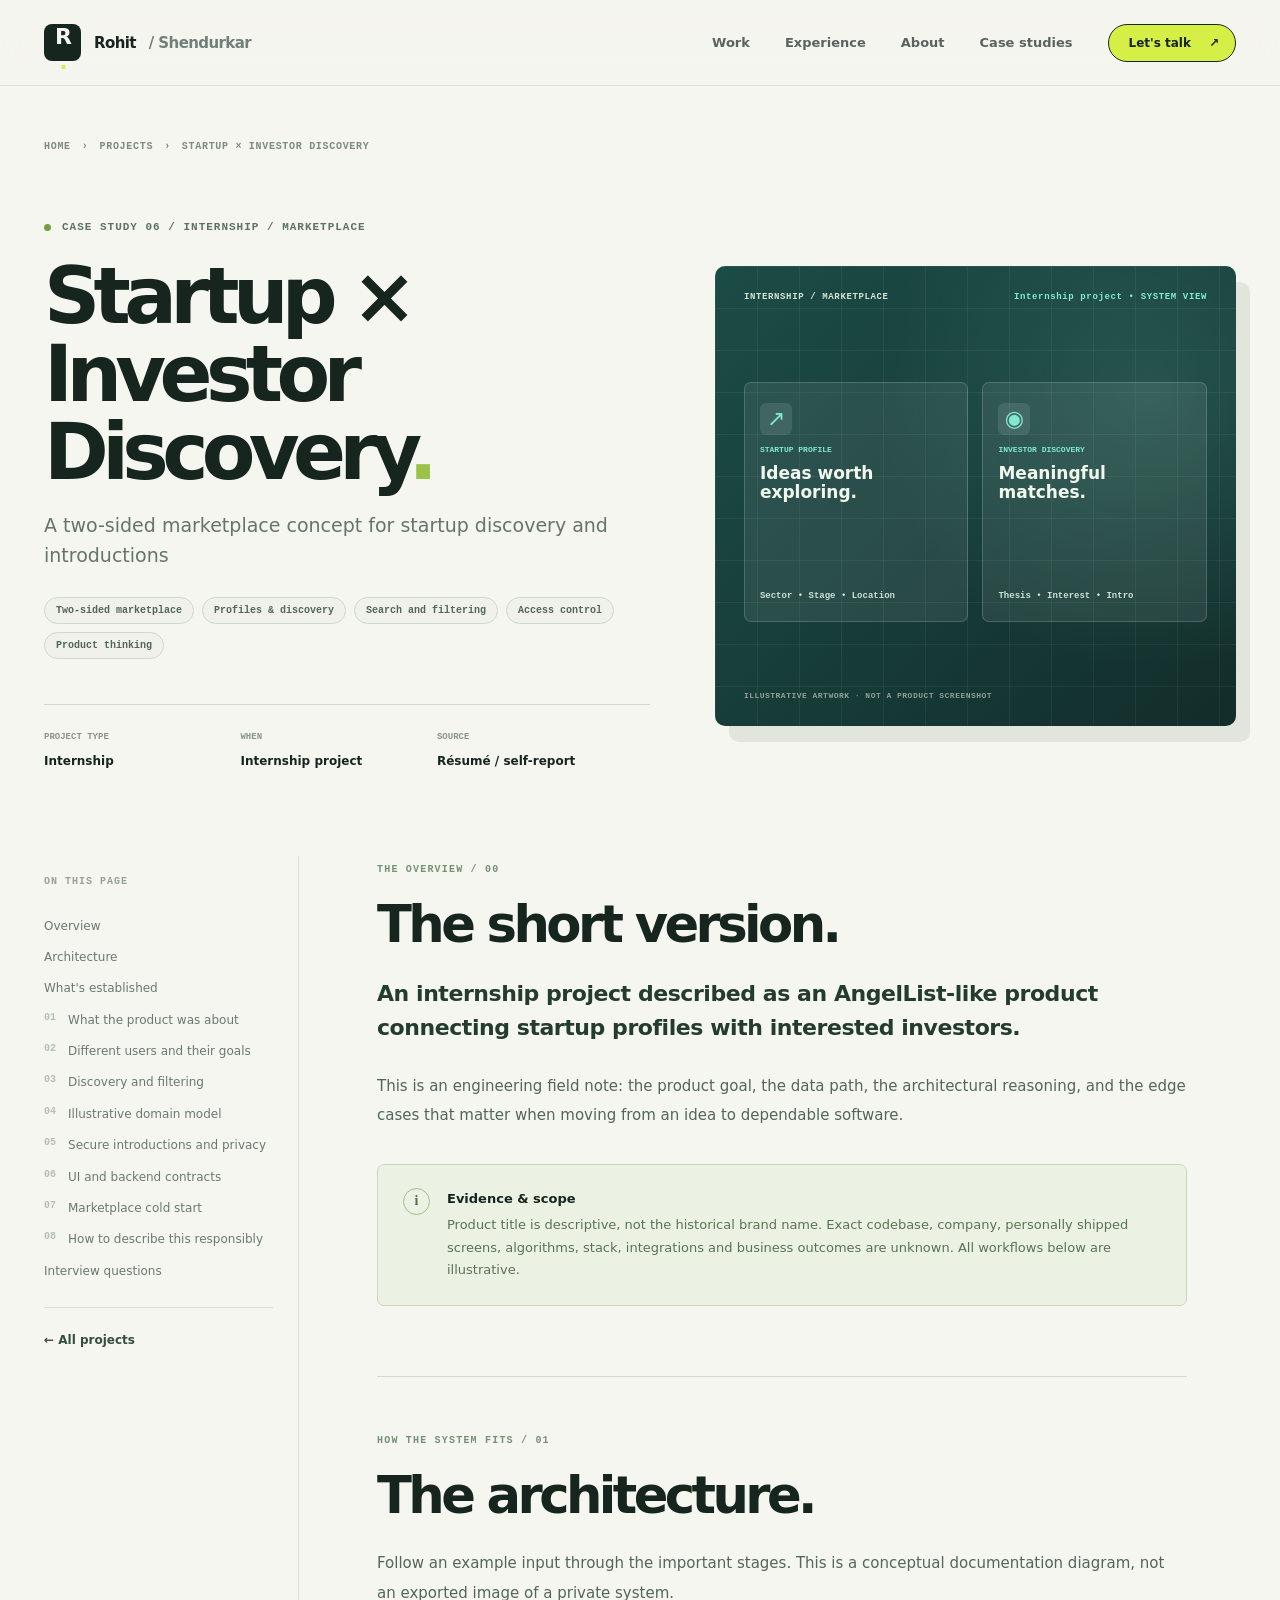
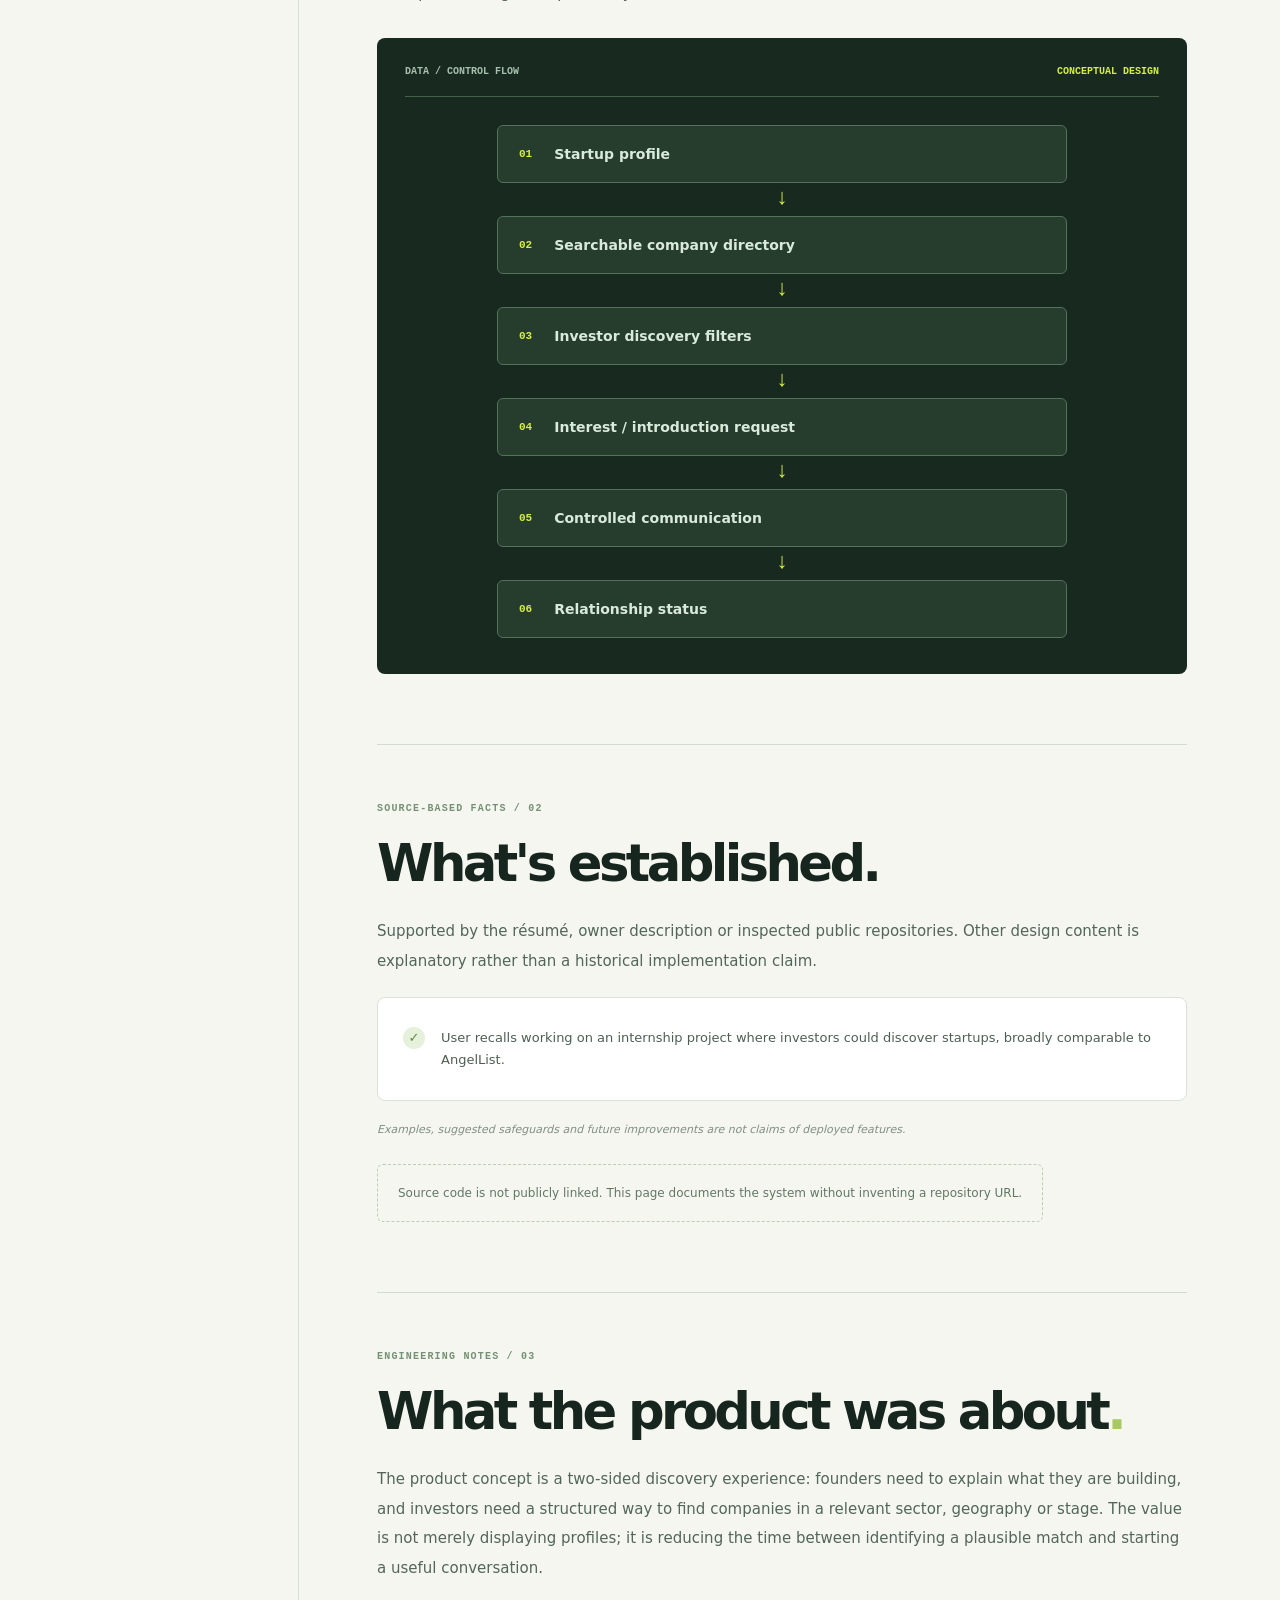
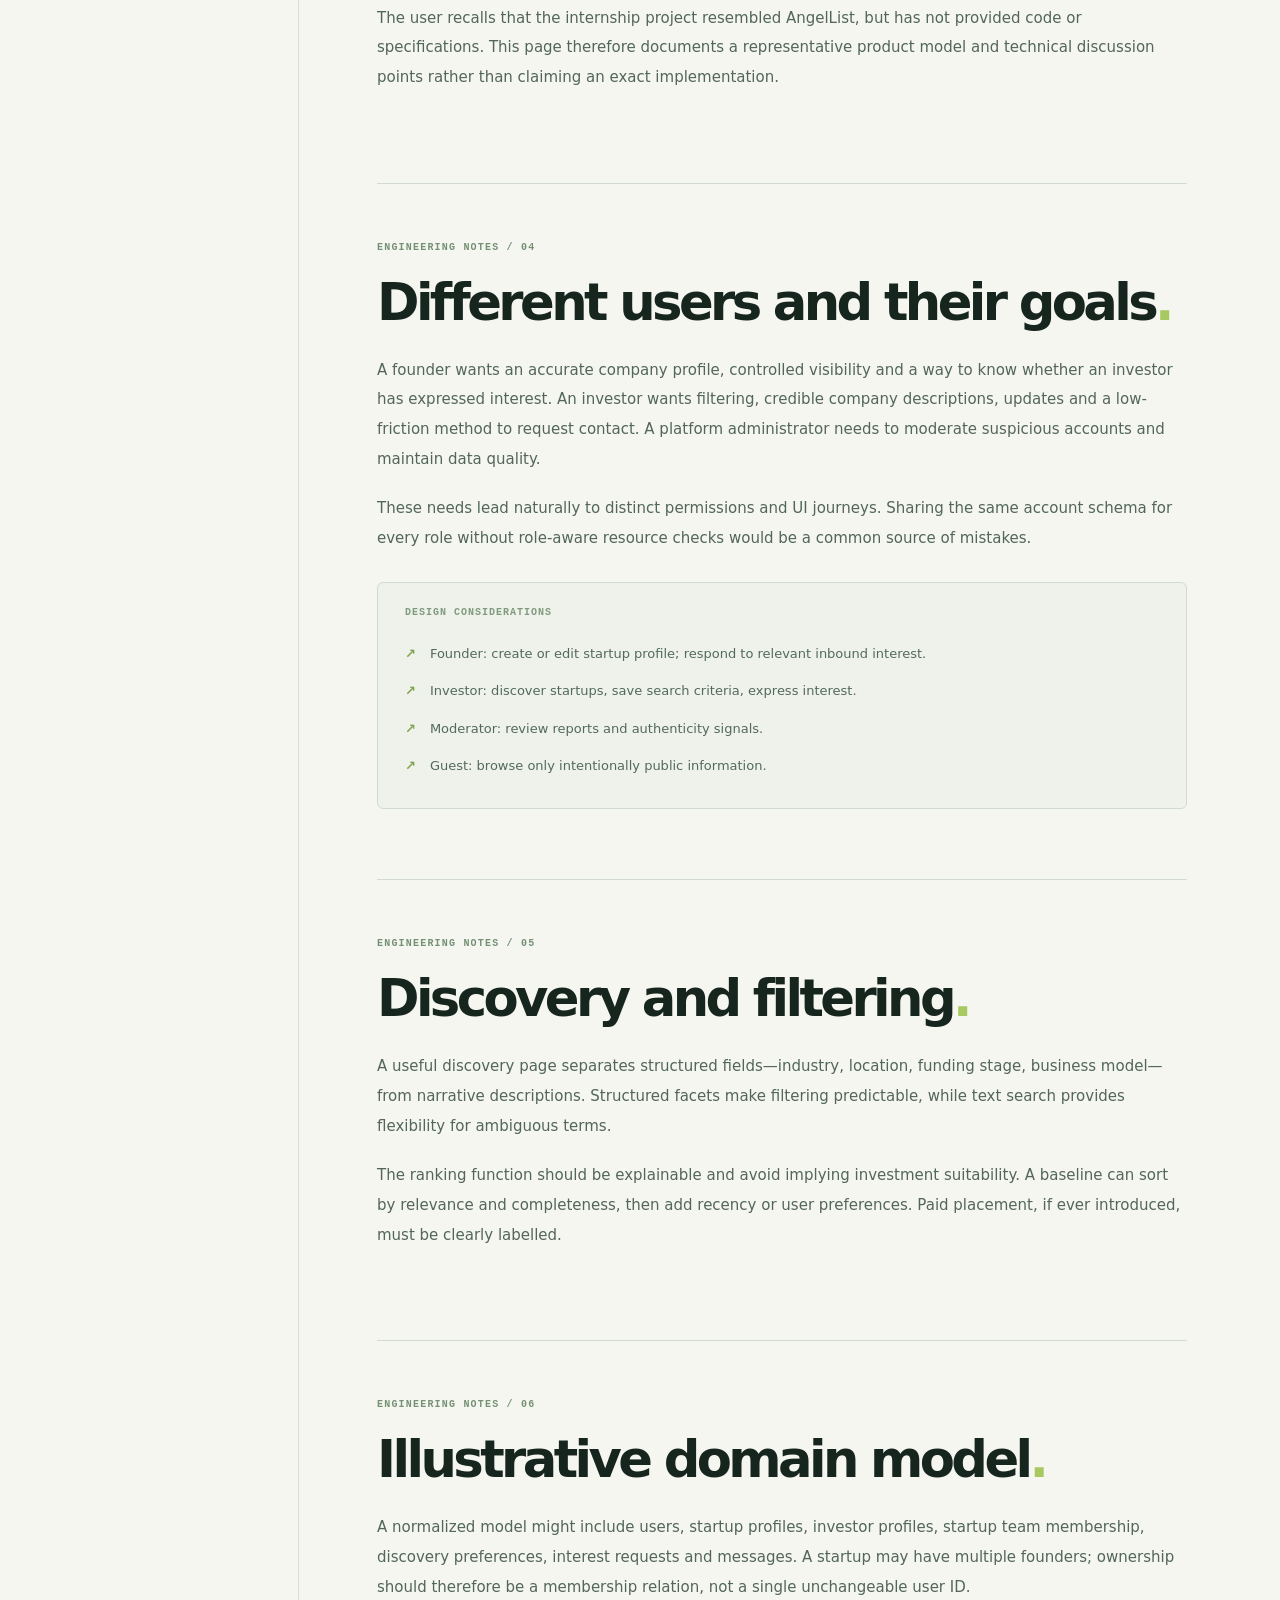
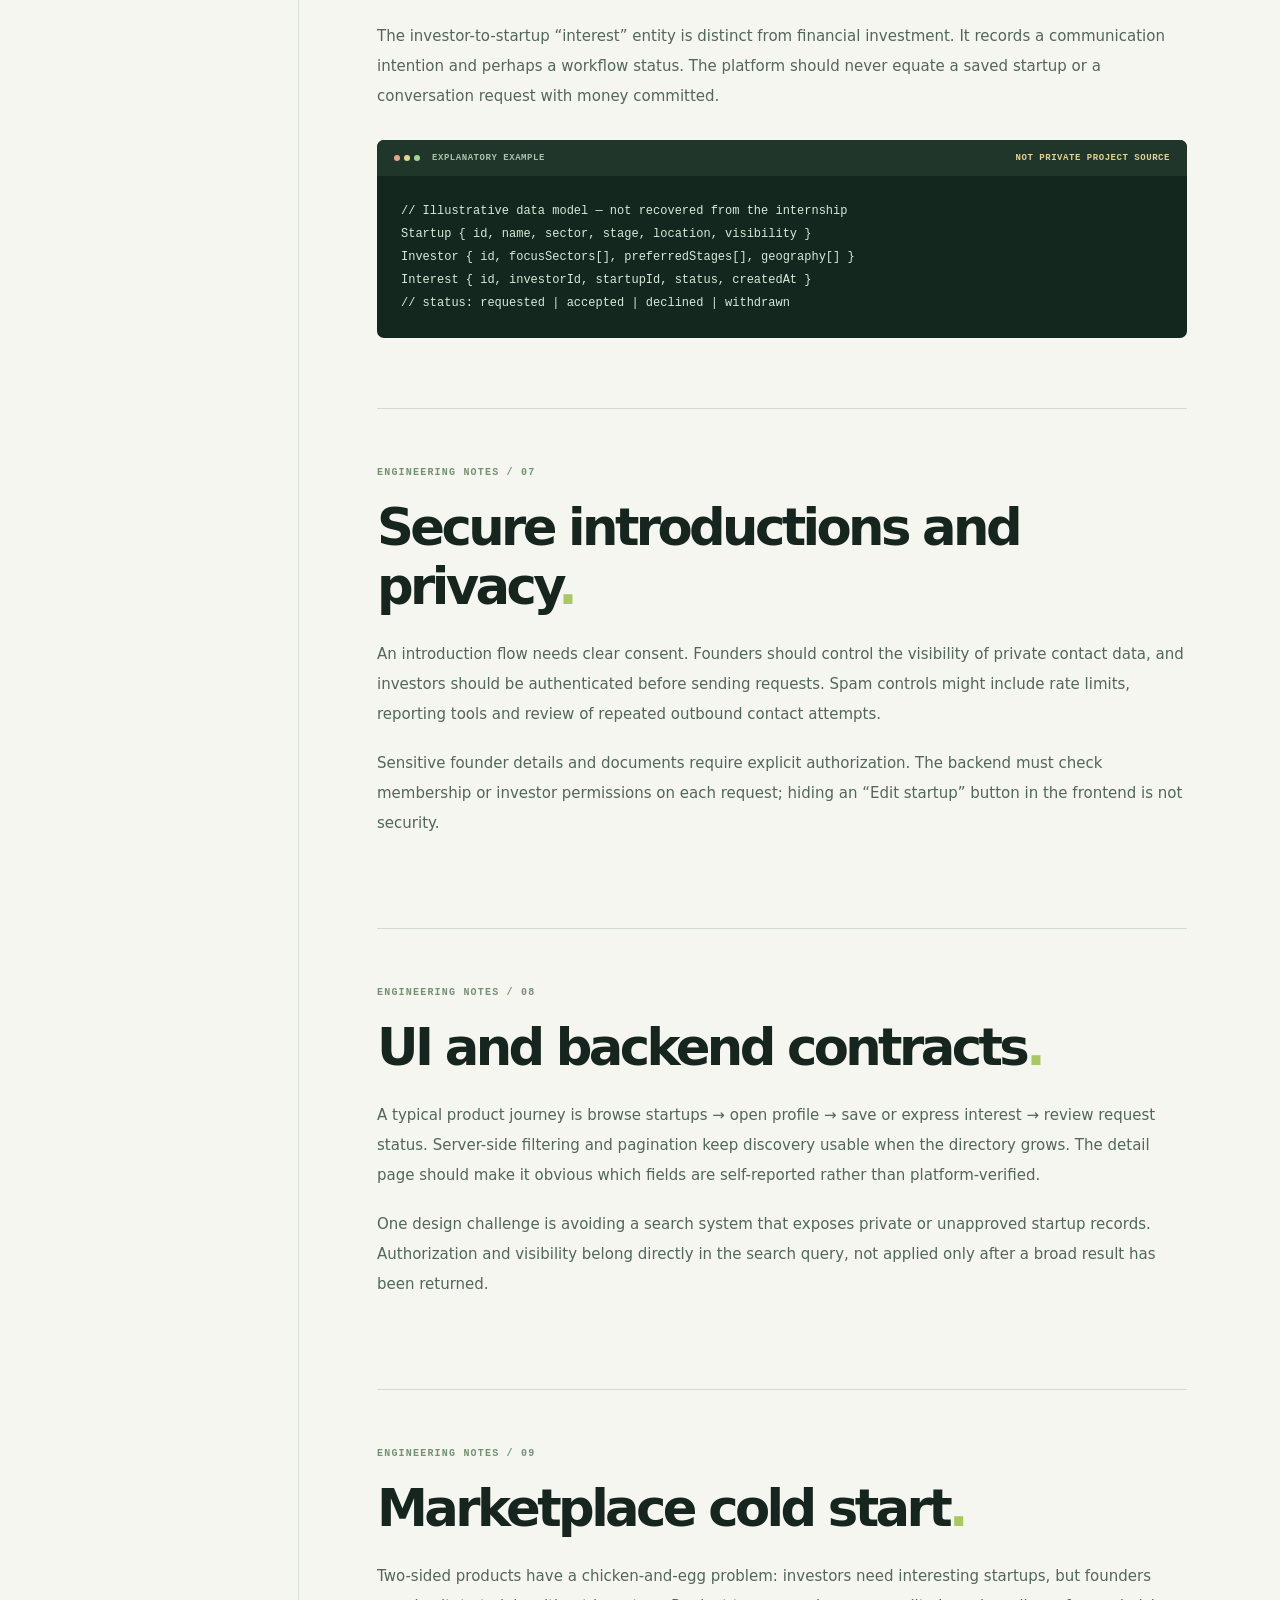
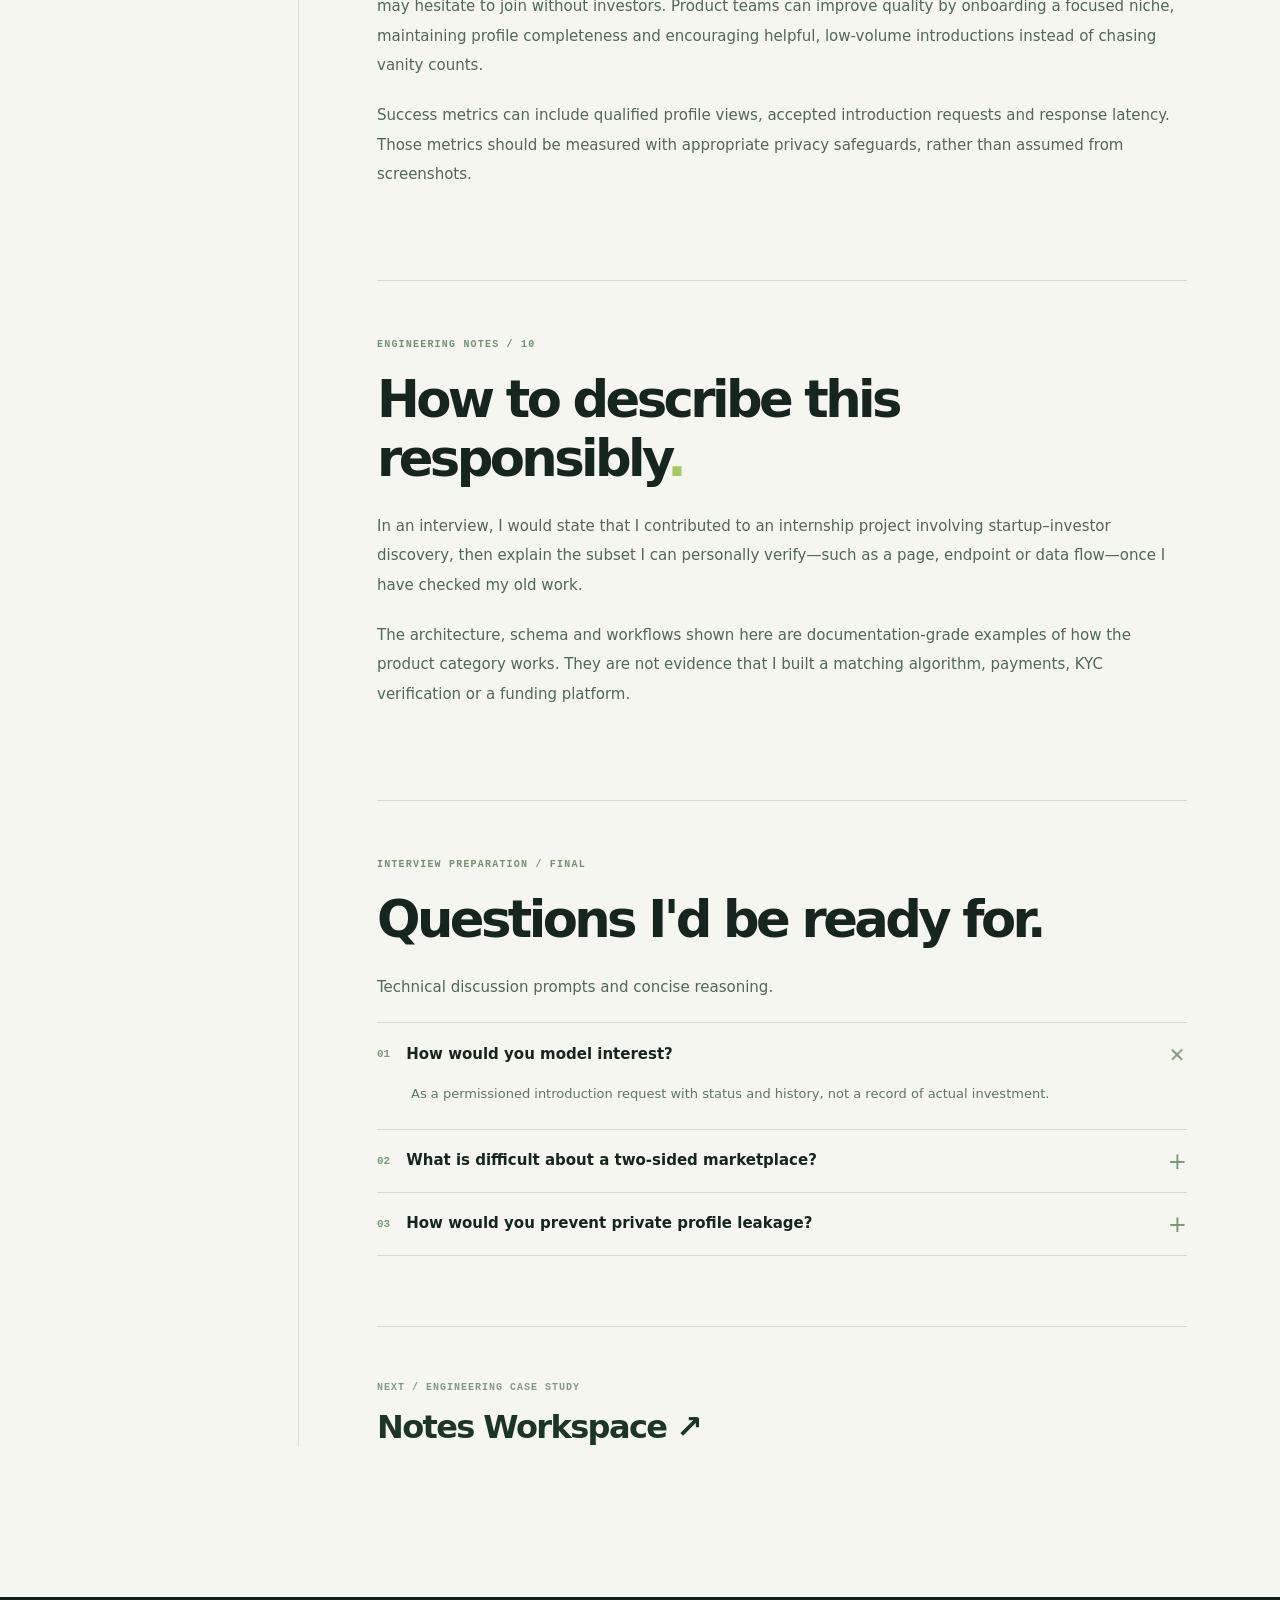
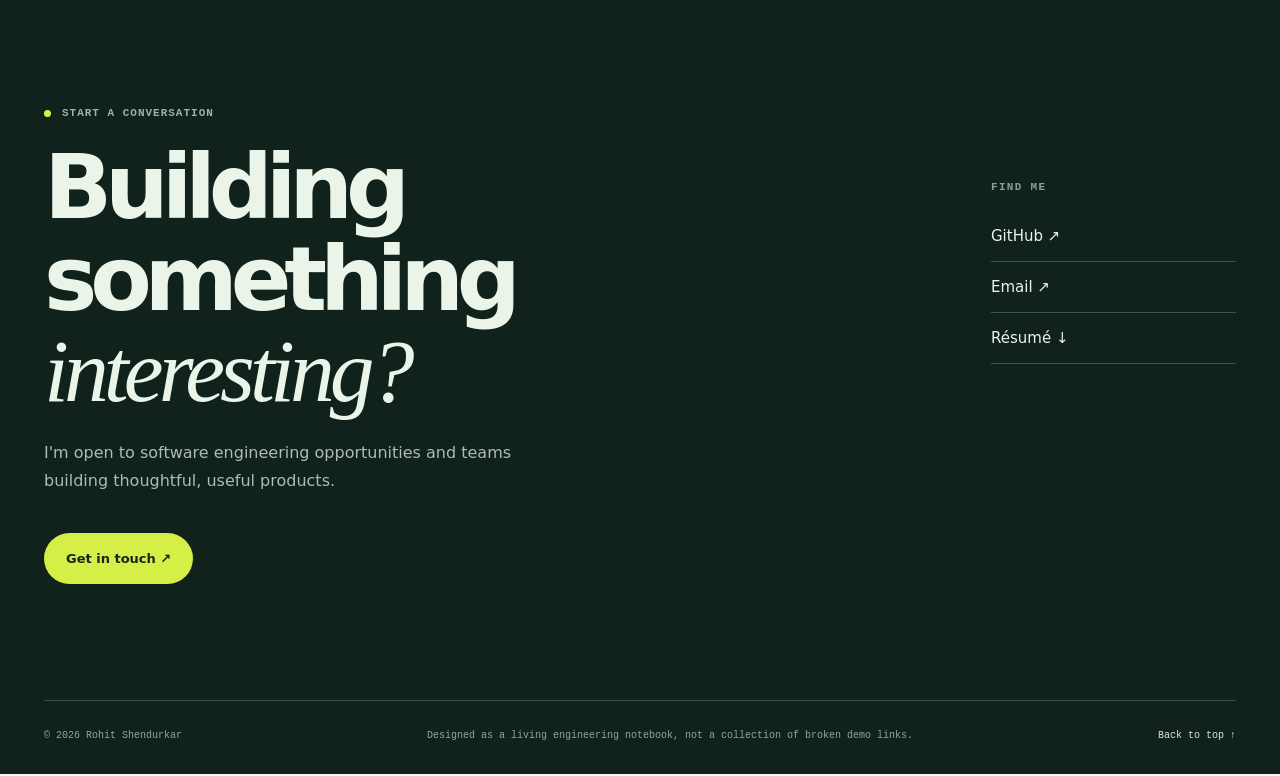
<file: preview/projects/investor-startup-network/index.html>
<!DOCTYPE html><html lang="en"><head><meta charset="utf-8"><meta name="viewport" content="width=device-width, initial-scale=1"><title>Startup × Investor Discovery | Rohit Shendurkar</title><meta name="description" content="Rohit Shendurkar engineering portfolio and project documentation"><link rel="stylesheet" href="../../globals.css"></head><body id="top"><header class="site-header"><div class="container nav-inner"><a href="../../index.html" class="wordmark"><span class="brand-shape">R<span>.</span></span> Rohit<span class="wordmark-muted"> / Shendurkar</span></a><nav class="nav-links"><a href="../../index.html#work">Work</a><a href="../../index.html#experience">Experience</a><a href="../../index.html#about">About</a><a href="../../projects/index.html">Case studies</a></nav><a href="mailto:rohitshendurkar2017@gmail.com" class="nav-cta"><span>Let's talk</span> ↗</a></div></header><main class="case-main"><section class="case-hero container"><div class="breadcrumb"><a href="../../index.html">HOME</a> › <a href="../index.html">PROJECTS</a> › <span>STARTUP × INVESTOR DISCOVERY</span></div><div class="case-hero-grid"><div><div class="eyebrow"><span class="tiny-dot"></span> CASE STUDY 06 / INTERNSHIP / MARKETPLACE</div><h1>Startup × Investor Discovery<span>.</span></h1><p class="case-subtitle">A two-sided marketplace concept for startup discovery and introductions</p><div class="case-chips"><span>Two-sided marketplace</span><span>Profiles &amp; discovery</span><span>Search and filtering</span><span>Access control</span><span>Product thinking</span></div><div class="case-meta"><div><small>PROJECT TYPE</small><strong>Internship</strong></div><div><small>WHEN</small><strong>Internship project</strong></div><div><small>SOURCE</small><strong>Résumé / self-report</strong></div></div></div><div class="case-cover"><div class="artwork art-teal"><div class="art-topline"><span class="art-brand">INTERNSHIP / MARKETPLACE</span><span class="art-indicator">Internship project • SYSTEM VIEW</span></div><div class="market-cards"><div class="market-card"><div class="market-icon">↗</div><small>STARTUP PROFILE</small><strong>Ideas worth exploring.</strong><span>Sector • Stage • Location</span></div><div class="market-card"><div class="market-icon">◉</div><small>INVESTOR DISCOVERY</small><strong>Meaningful matches.</strong><span>Thesis • Interest • Intro</span></div></div><div class="concept-stamp">ILLUSTRATIVE ARTWORK · NOT A PRODUCT SCREENSHOT</div></div></div></div></section><div class="container case-layout"><aside class="case-aside"><div class="aside-sticky"><p class="aside-label">ON THIS PAGE</p><a href="#overview">Overview</a><a href="#architecture">Architecture</a><a href="#evidence">What's established</a><a href="#what-the-product-was-about"><span>01</span>What the product was about</a><a href="#different-users-and-their-goals"><span>02</span>Different users and their goals</a><a href="#discovery-and-filtering"><span>03</span>Discovery and filtering</a><a href="#illustrative-domain-model"><span>04</span>Illustrative domain model</a><a href="#secure-introductions-and-privacy"><span>05</span>Secure introductions and privacy</a><a href="#ui-and-backend-contracts"><span>06</span>UI and backend contracts</a><a href="#marketplace-cold-start"><span>07</span>Marketplace cold start</a><a href="#how-to-describe-this-responsibly"><span>08</span>How to describe this responsibly</a><a href="#questions">Interview questions</a><div class="aside-bottom"><a href="../index.html">← All projects</a></div></div></aside><article class="case-content"><section class="doc-section doc-overview" id="overview"><div class="doc-kicker">THE OVERVIEW / 00</div><h2>The short version.</h2><p class="doc-lead">An internship project described as an AngelList-like product connecting startup profiles with interested investors.</p><p class="doc-text">This is an engineering field note: the product goal, the data path, the architectural reasoning, and the edge cases that matter when moving from an idea to dependable software.</p><div class="source-note"><div class="source-icon">i</div><div><strong>Evidence &amp; scope</strong><p>Product title is descriptive, not the historical brand name. Exact codebase, company, personally shipped screens, algorithms, stack, integrations and business outcomes are unknown. All workflows below are illustrative.</p></div></div></section><section class="doc-section" id="architecture"><div class="doc-kicker">HOW THE SYSTEM FITS / 01</div><h2>The architecture.</h2><p class="doc-text">Follow an example input through the important stages. This is a conceptual documentation diagram, not an exported image of a private system.</p><div class="architecture-flow"><div class="architecture-caption"><span>DATA / CONTROL FLOW</span><span>CONCEPTUAL DESIGN</span></div><div class="flow-steps"><div class="flow-item"><span class="flow-index">01</span><strong>Startup profile</strong><span class="flow-arrow">↓</span></div><div class="flow-item"><span class="flow-index">02</span><strong>Searchable company directory</strong><span class="flow-arrow">↓</span></div><div class="flow-item"><span class="flow-index">03</span><strong>Investor discovery filters</strong><span class="flow-arrow">↓</span></div><div class="flow-item"><span class="flow-index">04</span><strong>Interest / introduction request</strong><span class="flow-arrow">↓</span></div><div class="flow-item"><span class="flow-index">05</span><strong>Controlled communication</strong><span class="flow-arrow">↓</span></div><div class="flow-item"><span class="flow-index">06</span><strong>Relationship status</strong><span class="flow-arrow">↓</span></div></div></div></section><section class="doc-section" id="evidence"><div class="doc-kicker">SOURCE-BASED FACTS / 02</div><h2>What's established.</h2><p class="doc-text">Supported by the résumé, owner description or inspected public repositories. Other design content is explanatory rather than a historical implementation claim.</p><div class="evidence-box"><div class="evidence-item"><span class="check-icon">✓</span><p>User recalls working on an internship project where investors could discover startups, broadly comparable to AngelList.</p></div></div><p class="doc-caption">Examples, suggested safeguards and future improvements are not claims of deployed features.</p><div class="resource-links"><div class="no-source">Source code is not publicly linked. This page documents the system without inventing a repository URL.</div></div></section><section class="doc-section" id="what-the-product-was-about"><div class="doc-kicker">ENGINEERING NOTES / 03</div><h2>What the product was about<span class="section-dot">.</span></h2><p class="doc-text">The product concept is a two-sided discovery experience: founders need to explain what they are building, and investors need a structured way to find companies in a relevant sector, geography or stage. The value is not merely displaying profiles; it is reducing the time between identifying a plausible match and starting a useful conversation.</p><p class="doc-text">The user recalls that the internship project resembled AngelList, but has not provided code or specifications. This page therefore documents a representative product model and technical discussion points rather than claiming an exact implementation.</p></section><section class="doc-section" id="different-users-and-their-goals"><div class="doc-kicker">ENGINEERING NOTES / 04</div><h2>Different users and their goals<span class="section-dot">.</span></h2><p class="doc-text">A founder wants an accurate company profile, controlled visibility and a way to know whether an investor has expressed interest. An investor wants filtering, credible company descriptions, updates and a low-friction method to request contact. A platform administrator needs to moderate suspicious accounts and maintain data quality.</p><p class="doc-text">These needs lead naturally to distinct permissions and UI journeys. Sharing the same account schema for every role without role-aware resource checks would be a common source of mistakes.</p><div class="engineering-checklist"><div class="checklist-head">DESIGN CONSIDERATIONS</div><div><span>↗</span>Founder: create or edit startup profile; respond to relevant inbound interest.</div><div><span>↗</span>Investor: discover startups, save search criteria, express interest.</div><div><span>↗</span>Moderator: review reports and authenticity signals.</div><div><span>↗</span>Guest: browse only intentionally public information.</div></div></section><section class="doc-section" id="discovery-and-filtering"><div class="doc-kicker">ENGINEERING NOTES / 05</div><h2>Discovery and filtering<span class="section-dot">.</span></h2><p class="doc-text">A useful discovery page separates structured fields—industry, location, funding stage, business model—from narrative descriptions. Structured facets make filtering predictable, while text search provides flexibility for ambiguous terms.</p><p class="doc-text">The ranking function should be explainable and avoid implying investment suitability. A baseline can sort by relevance and completeness, then add recency or user preferences. Paid placement, if ever introduced, must be clearly labelled.</p></section><section class="doc-section" id="illustrative-domain-model"><div class="doc-kicker">ENGINEERING NOTES / 06</div><h2>Illustrative domain model<span class="section-dot">.</span></h2><p class="doc-text">A normalized model might include users, startup profiles, investor profiles, startup team membership, discovery preferences, interest requests and messages. A startup may have multiple founders; ownership should therefore be a membership relation, not a single unchangeable user ID.</p><p class="doc-text">The investor-to-startup “interest” entity is distinct from financial investment. It records a communication intention and perhaps a workflow status. The platform should never equate a saved startup or a conversation request with money committed.</p><div class="code-example"><div class="code-example-bar"><span><i></i><i></i><i></i></span> EXPLANATORY EXAMPLE <span class="code-label">NOT PRIVATE PROJECT SOURCE</span></div><pre><code>// Illustrative data model — not recovered from the internship
Startup { id, name, sector, stage, location, visibility }
Investor { id, focusSectors[], preferredStages[], geography[] }
Interest { id, investorId, startupId, status, createdAt }
// status: requested | accepted | declined | withdrawn</code></pre></div></section><section class="doc-section" id="secure-introductions-and-privacy"><div class="doc-kicker">ENGINEERING NOTES / 07</div><h2>Secure introductions and privacy<span class="section-dot">.</span></h2><p class="doc-text">An introduction flow needs clear consent. Founders should control the visibility of private contact data, and investors should be authenticated before sending requests. Spam controls might include rate limits, reporting tools and review of repeated outbound contact attempts.</p><p class="doc-text">Sensitive founder details and documents require explicit authorization. The backend must check membership or investor permissions on each request; hiding an “Edit startup” button in the frontend is not security.</p></section><section class="doc-section" id="ui-and-backend-contracts"><div class="doc-kicker">ENGINEERING NOTES / 08</div><h2>UI and backend contracts<span class="section-dot">.</span></h2><p class="doc-text">A typical product journey is browse startups → open profile → save or express interest → review request status. Server-side filtering and pagination keep discovery usable when the directory grows. The detail page should make it obvious which fields are self-reported rather than platform-verified.</p><p class="doc-text">One design challenge is avoiding a search system that exposes private or unapproved startup records. Authorization and visibility belong directly in the search query, not applied only after a broad result has been returned.</p></section><section class="doc-section" id="marketplace-cold-start"><div class="doc-kicker">ENGINEERING NOTES / 09</div><h2>Marketplace cold start<span class="section-dot">.</span></h2><p class="doc-text">Two-sided products have a chicken-and-egg problem: investors need interesting startups, but founders may hesitate to join without investors. Product teams can improve quality by onboarding a focused niche, maintaining profile completeness and encouraging helpful, low-volume introductions instead of chasing vanity counts.</p><p class="doc-text">Success metrics can include qualified profile views, accepted introduction requests and response latency. Those metrics should be measured with appropriate privacy safeguards, rather than assumed from screenshots.</p></section><section class="doc-section" id="how-to-describe-this-responsibly"><div class="doc-kicker">ENGINEERING NOTES / 10</div><h2>How to describe this responsibly<span class="section-dot">.</span></h2><p class="doc-text">In an interview, I would state that I contributed to an internship project involving startup–investor discovery, then explain the subset I can personally verify—such as a page, endpoint or data flow—once I have checked my old work.</p><p class="doc-text">The architecture, schema and workflows shown here are documentation-grade examples of how the product category works. They are not evidence that I built a matching algorithm, payments, KYC verification or a funding platform.</p></section><section class="doc-section questions-section" id="questions"><div class="doc-kicker">INTERVIEW PREPARATION / FINAL</div><h2>Questions I'd be ready for.</h2><p class="doc-text">Technical discussion prompts and concise reasoning.</p><div class="questions-list"><details open><summary><span>01</span><strong>How would you model interest?</strong><span class="question-plus">+</span></summary><p>As a permissioned introduction request with status and history, not a record of actual investment.</p></details><details ><summary><span>02</span><strong>What is difficult about a two-sided marketplace?</strong><span class="question-plus">+</span></summary><p>Balanced supply and demand, trust, spam control, useful search and consent-aware introductions.</p></details><details ><summary><span>03</span><strong>How would you prevent private profile leakage?</strong><span class="question-plus">+</span></summary><p>Enforce visibility and role scopes inside database queries and every detail endpoint.</p></details></div></section><div class="next-case"><span>NEXT / ENGINEERING CASE STUDY</span><a href="../notes-workspace/index.html">Notes Workspace ↗</a></div></article></div></main><footer class="footer" id="contact"><div class="container"><div class="footer-top"><div><div class="eyebrow light"><span class="tiny-dot"></span> START A CONVERSATION</div><h2>Building something<br><em>interesting?</em></h2><p>I'm open to software engineering opportunities and teams building thoughtful, useful products.</p><a class="btn btn-light" href="mailto:rohitshendurkar2017@gmail.com">Get in touch ↗</a></div><div class="footer-links"><div class="footer-links-label">FIND ME</div><a href="https://github.com/rohit200x" target="_blank" rel="noopener noreferrer">GitHub ↗</a><a href="mailto:rohitshendurkar2017@gmail.com">Email ↗</a><a href="../../resume.pdf" download>Résumé ↓</a></div></div><div class="footer-bottom"><span>© 2026 Rohit Shendurkar</span><span>Designed as a living engineering notebook, not a collection of broken demo links.</span><a href="#top">Back to top ↑</a></div></div></footer></body></html>
</file>
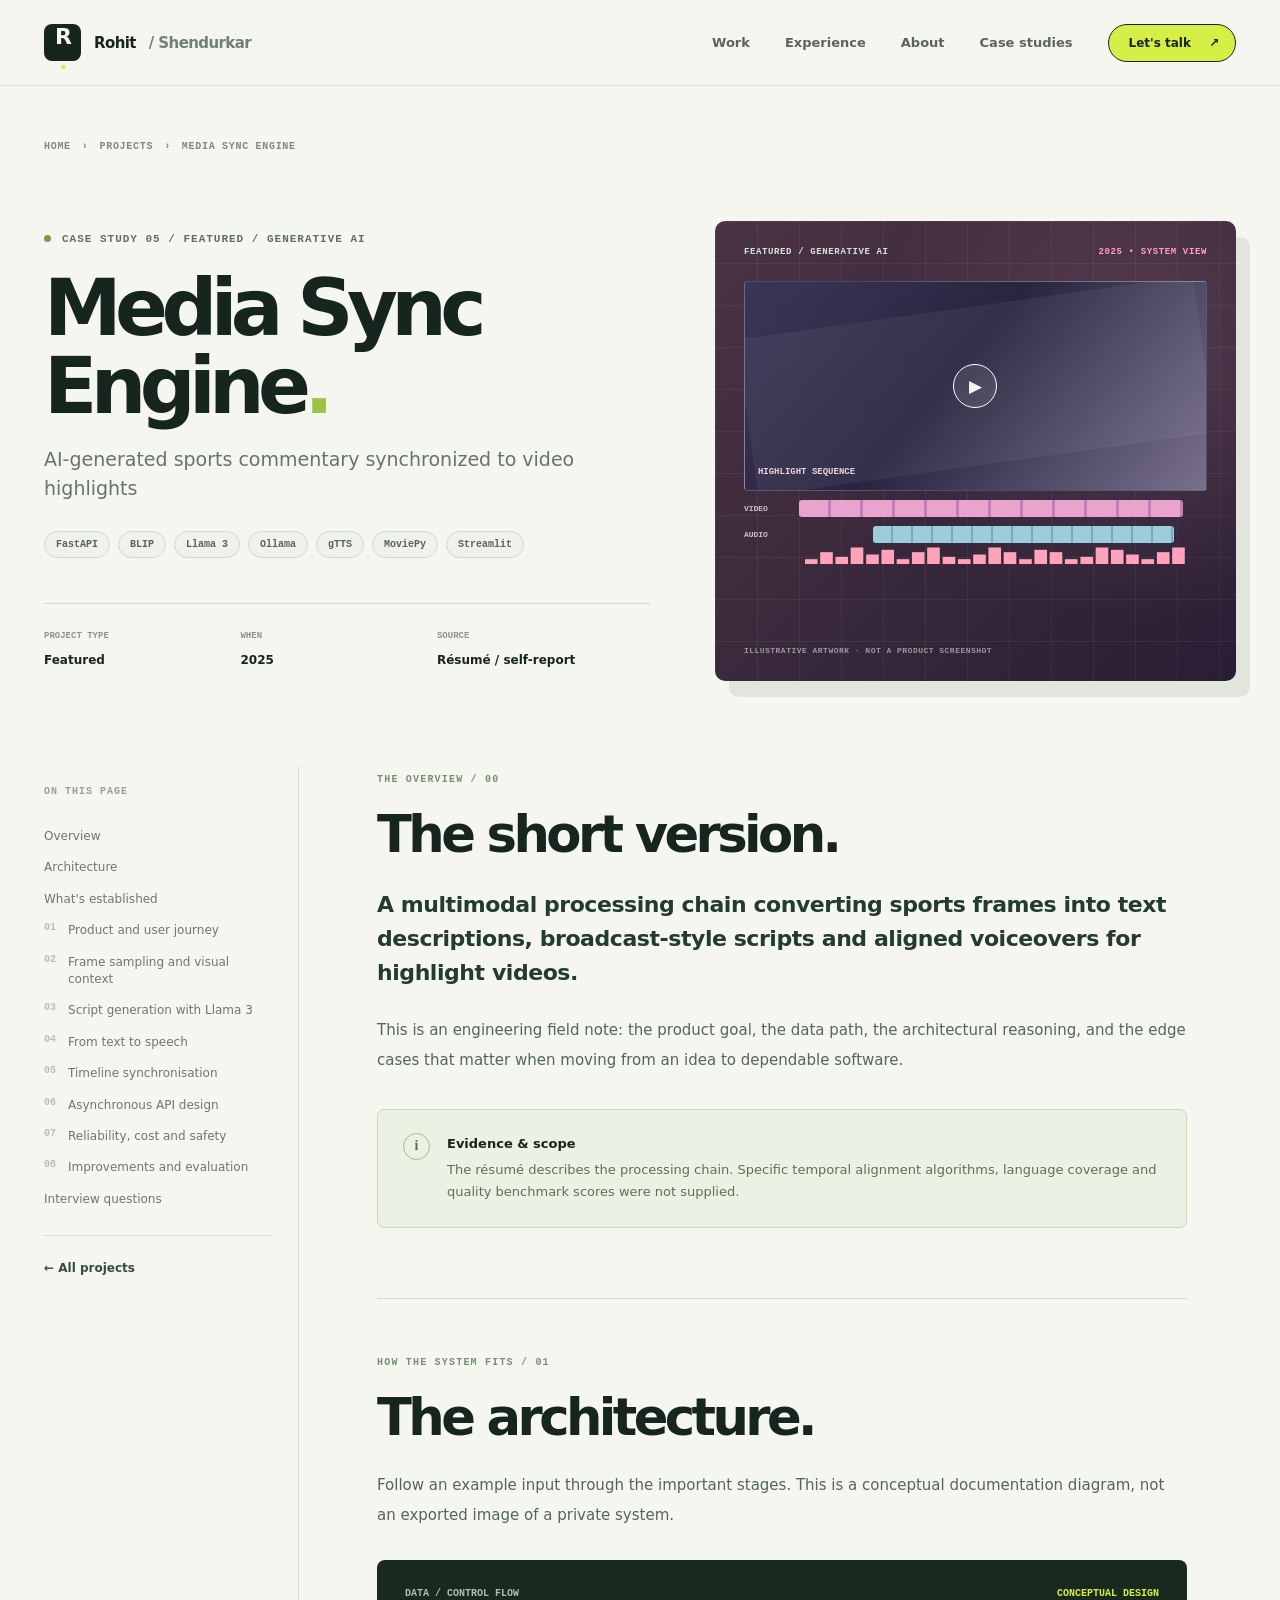
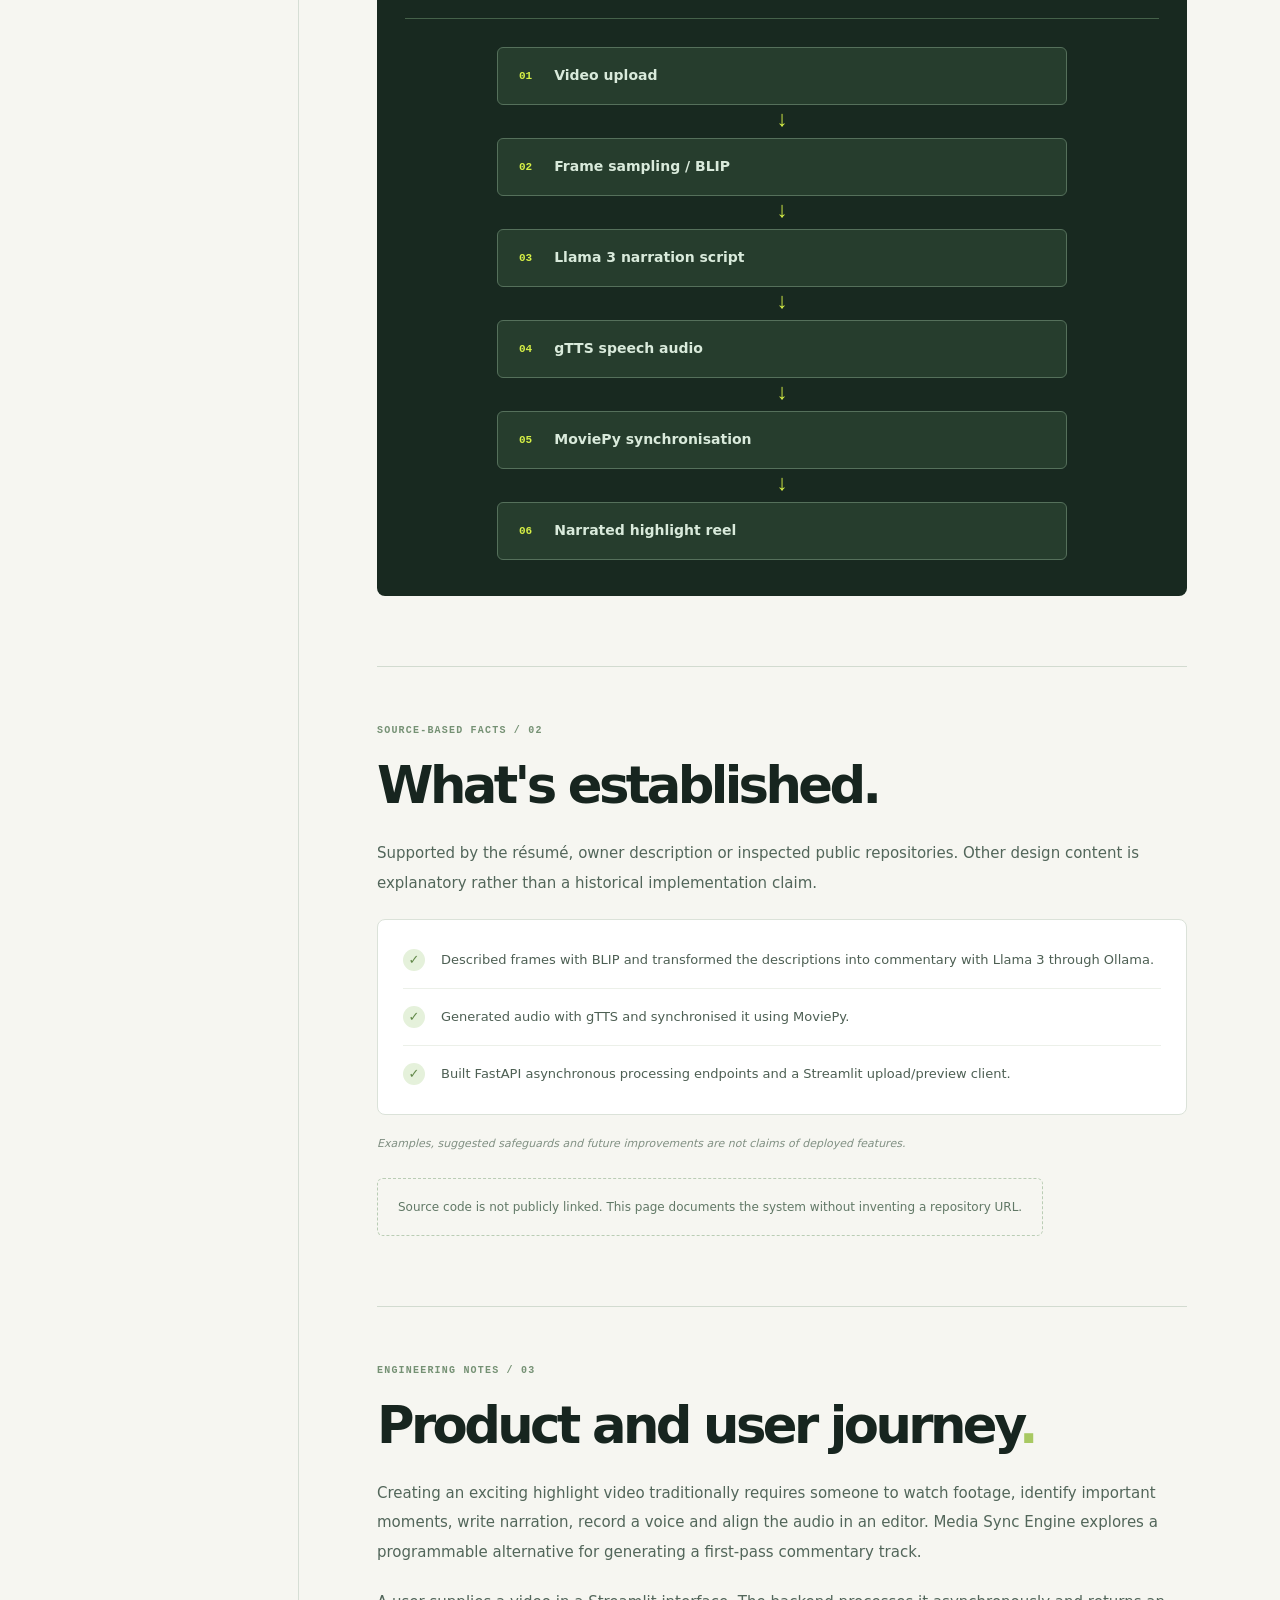
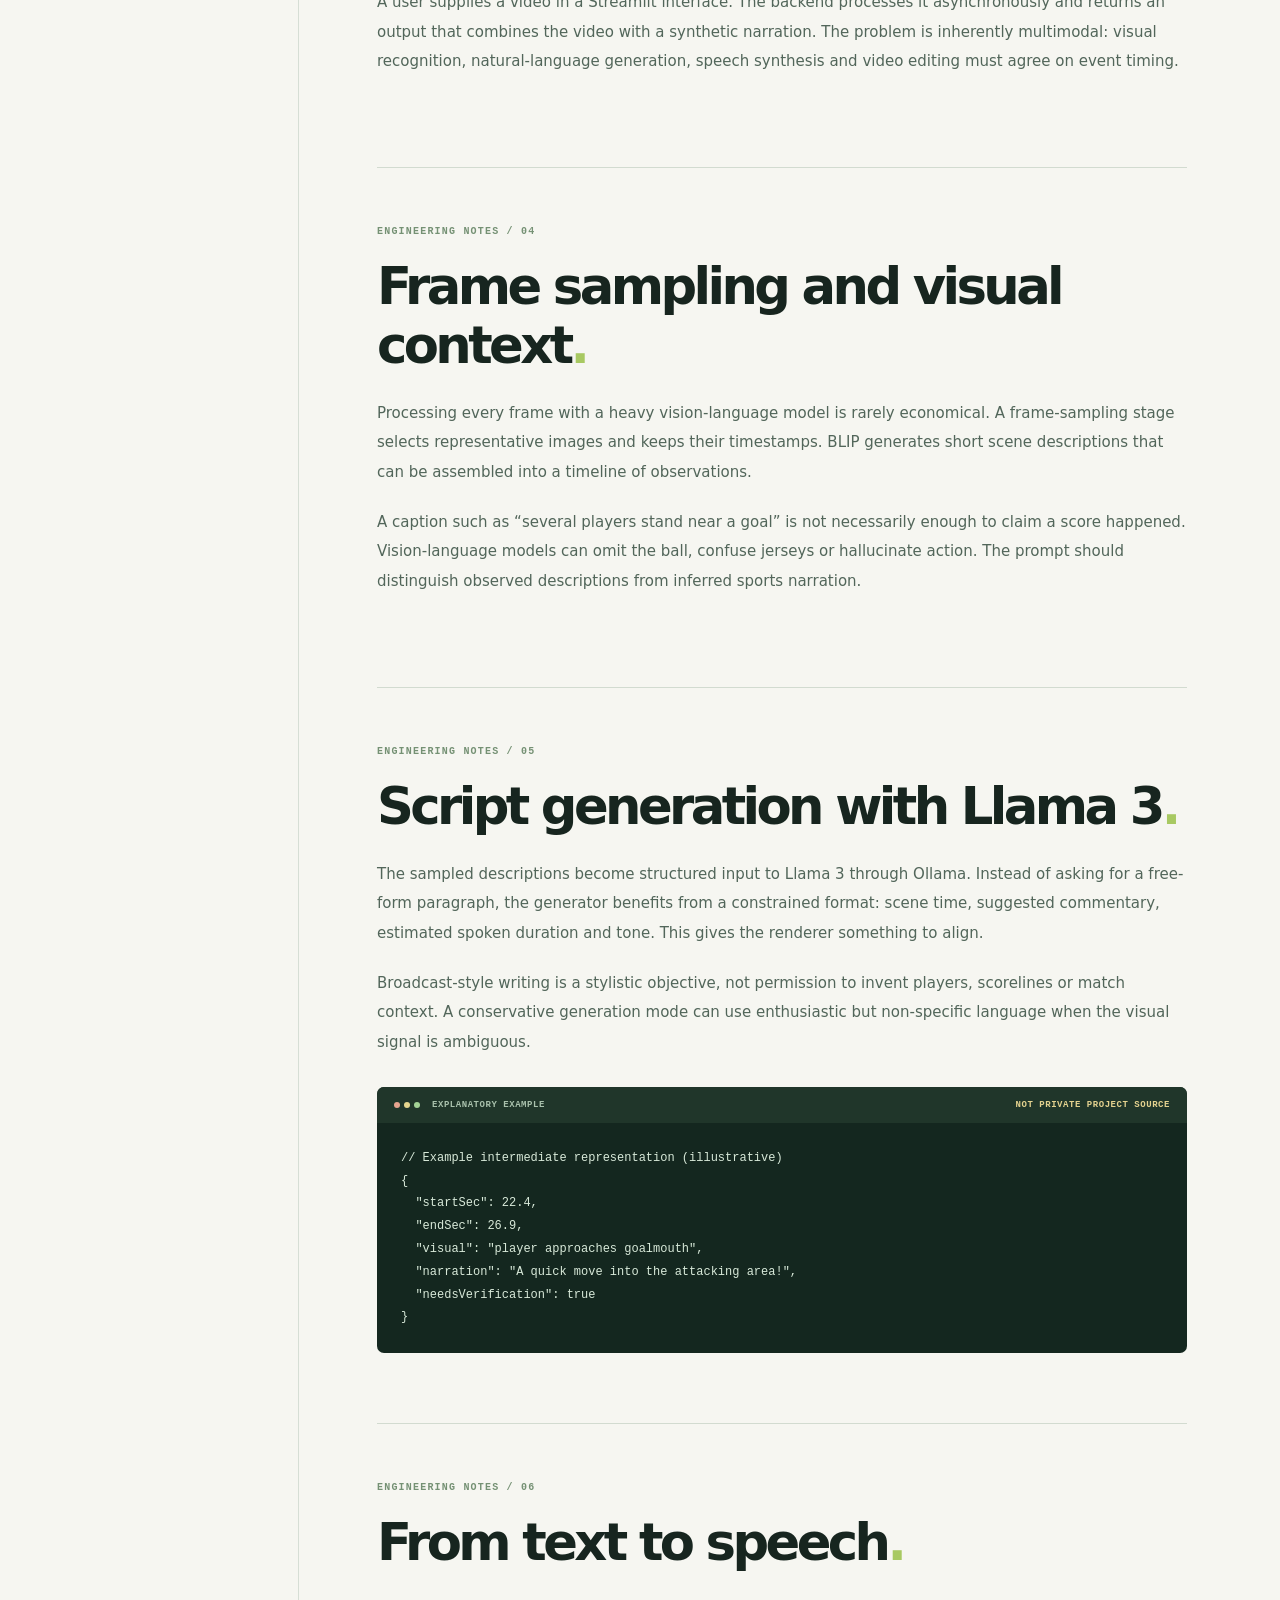
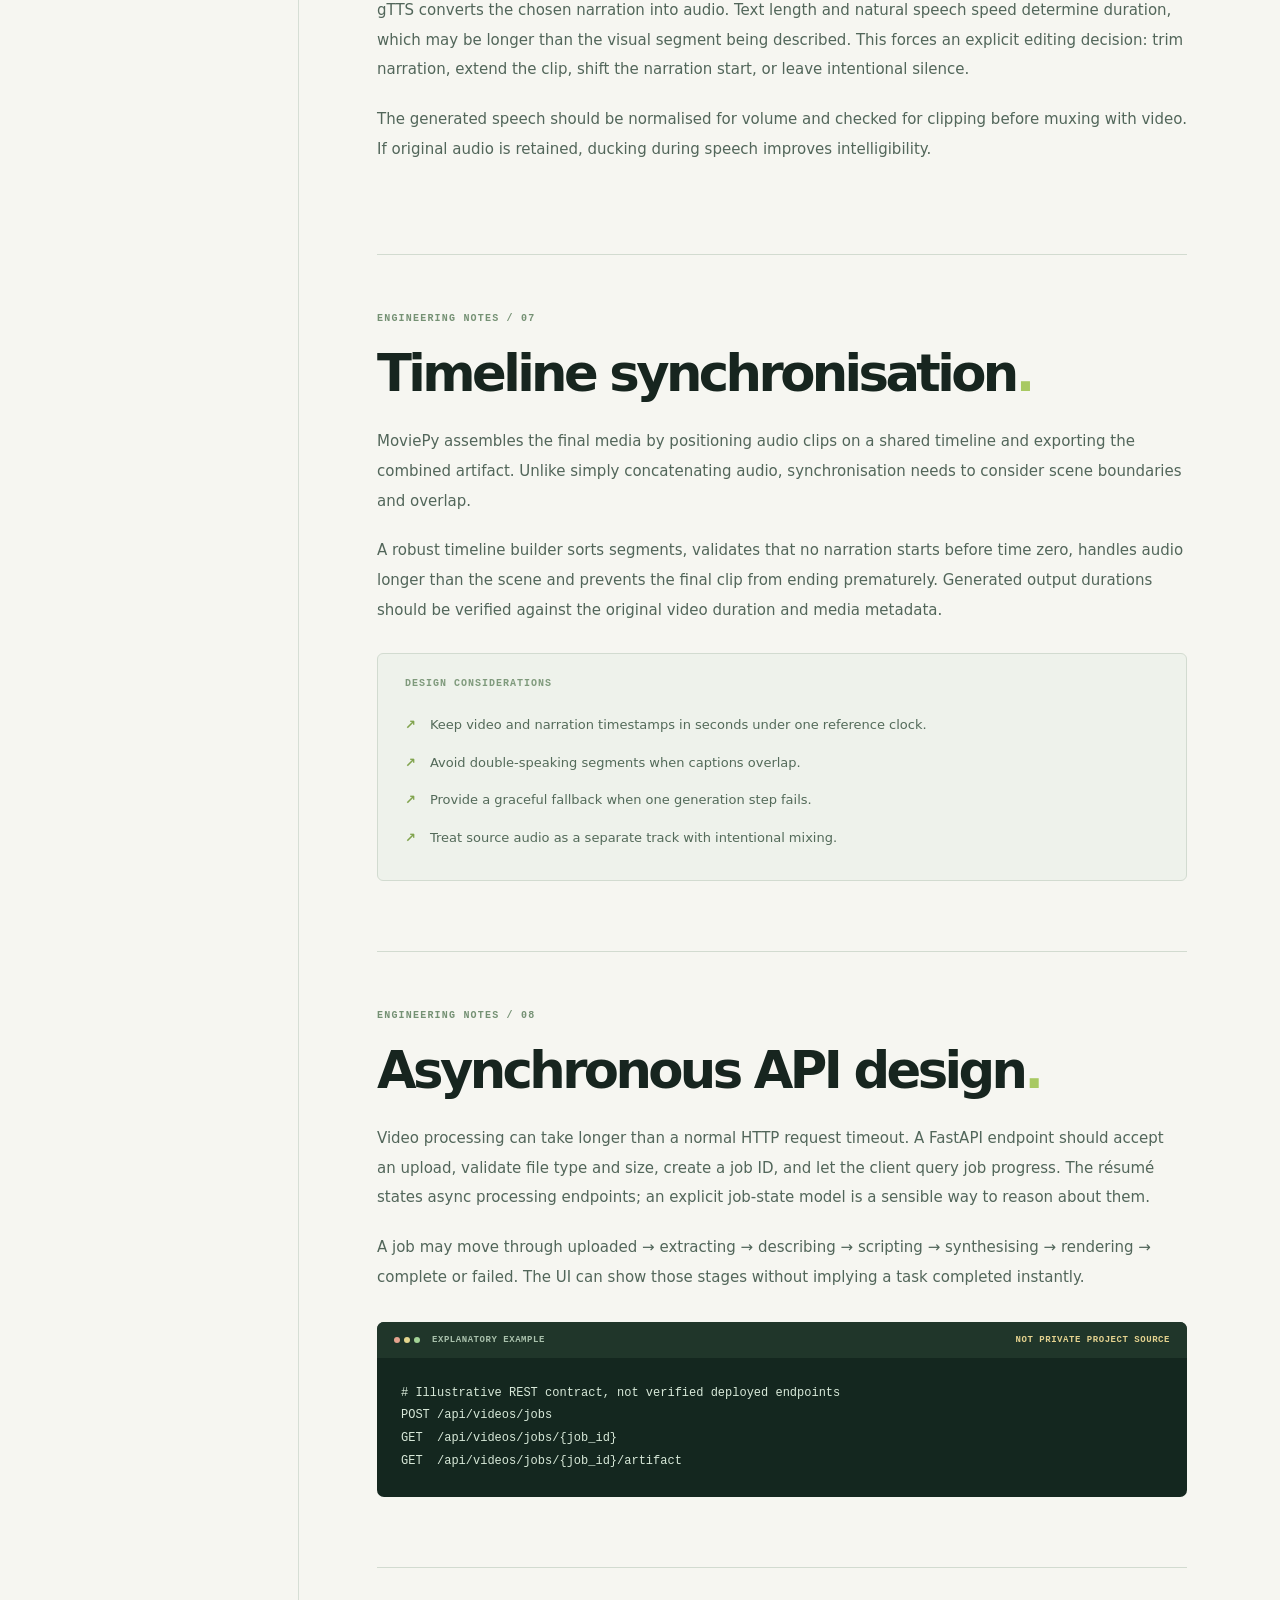
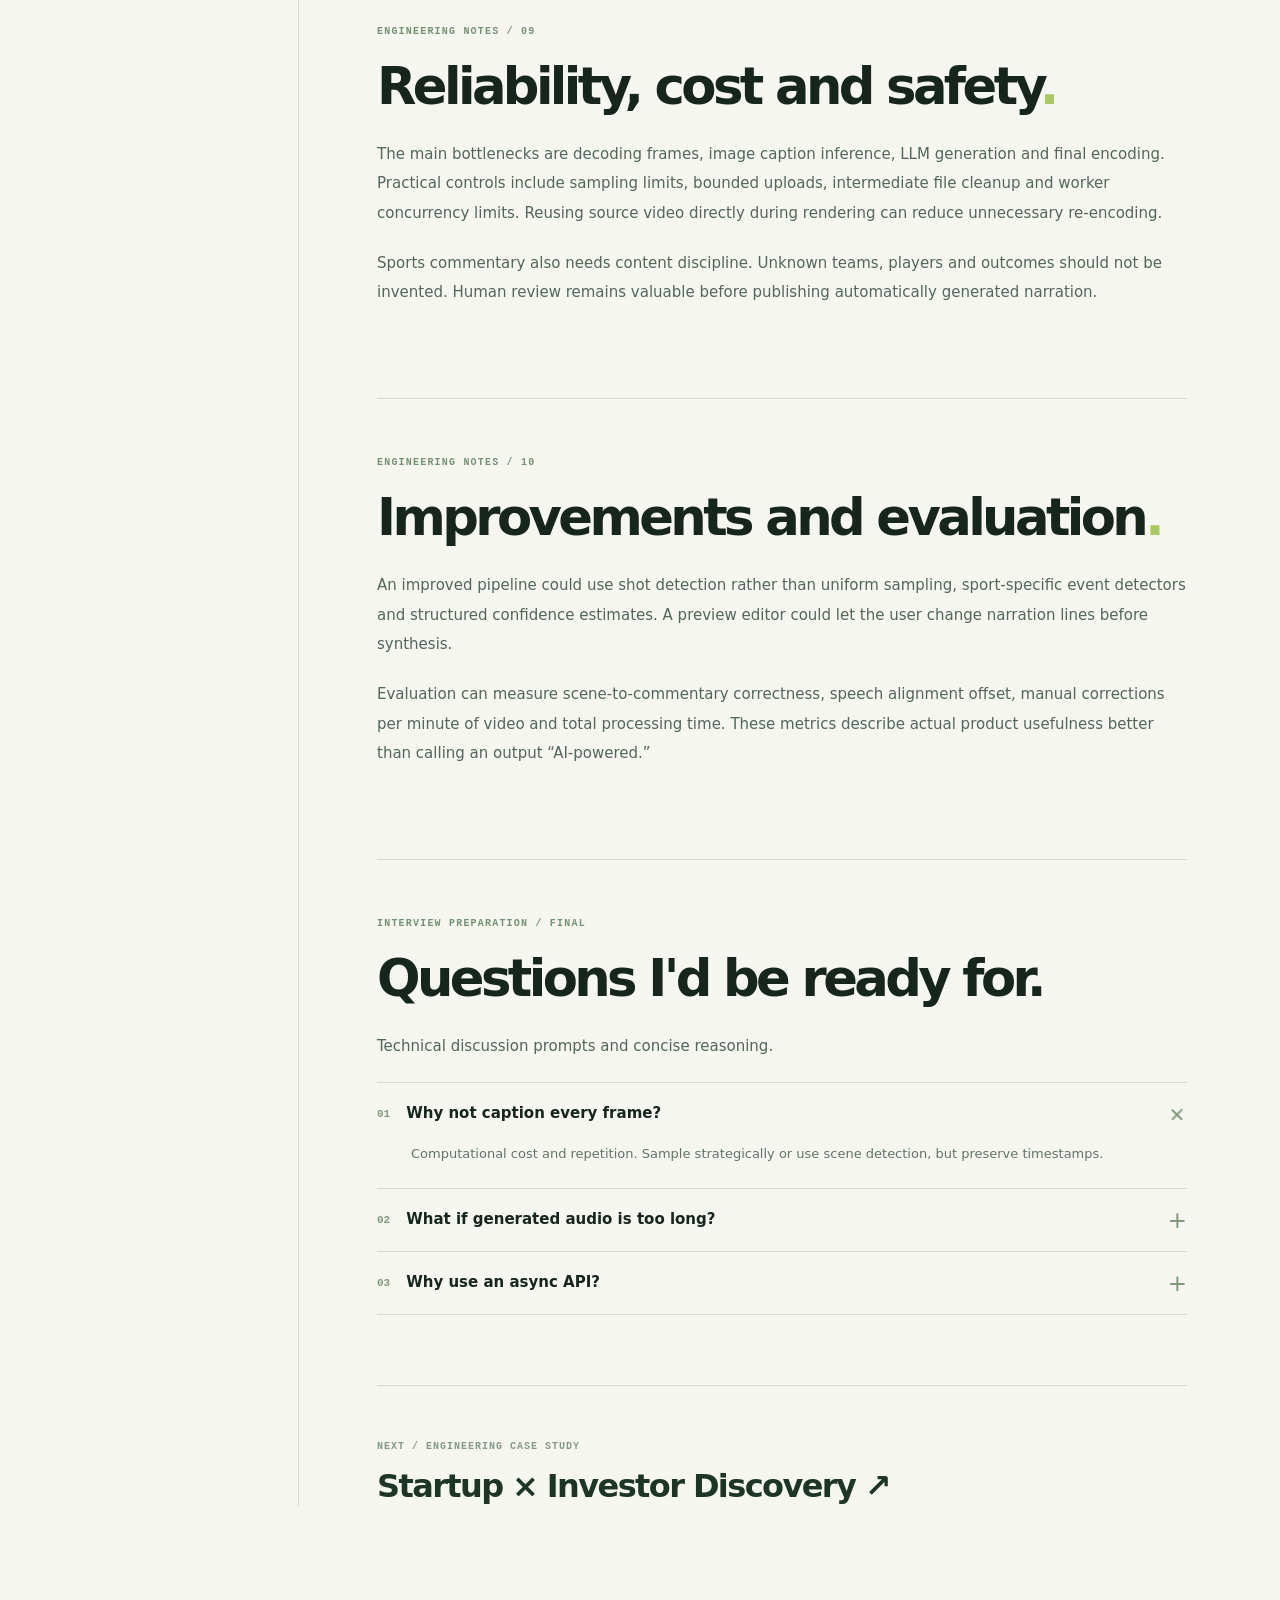
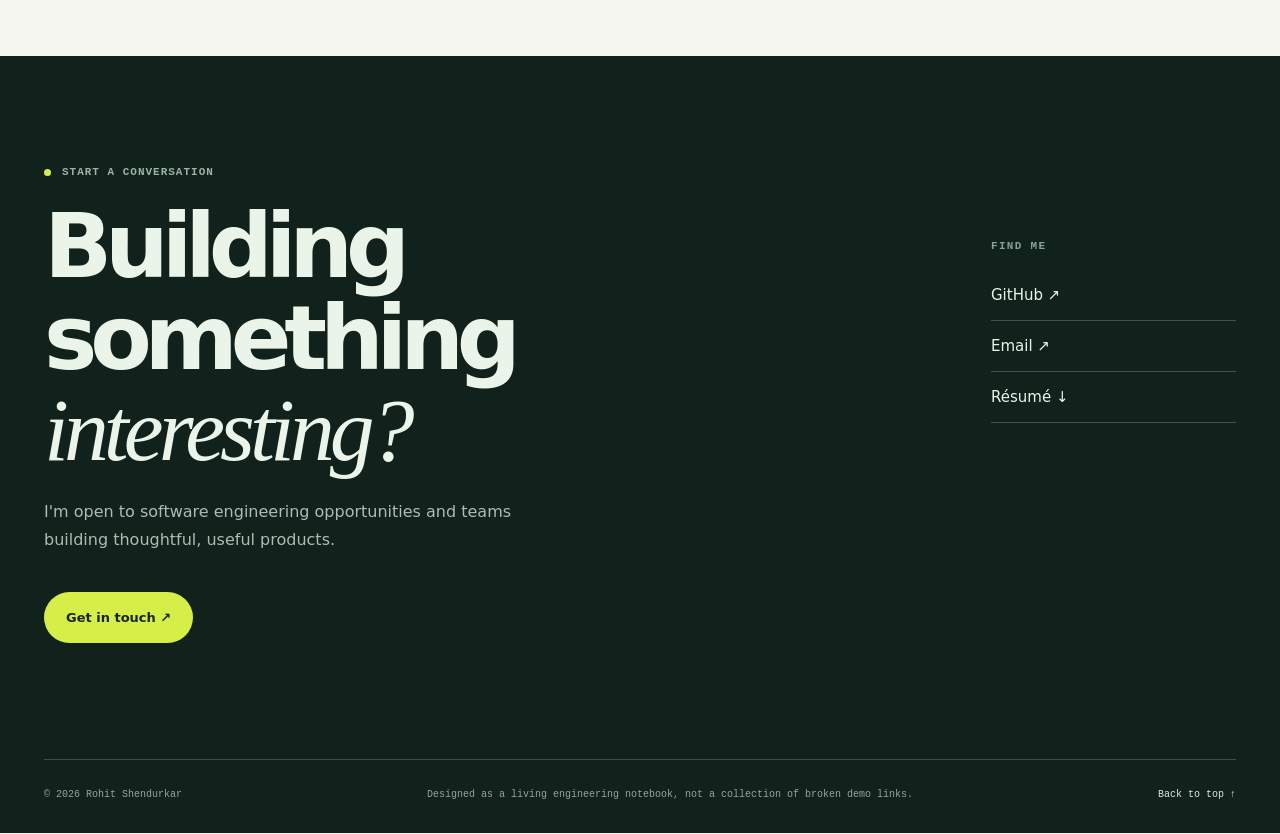
<file: preview/projects/media-sync-engine/index.html>
<!DOCTYPE html><html lang="en"><head><meta charset="utf-8"><meta name="viewport" content="width=device-width, initial-scale=1"><title>Media Sync Engine | Rohit Shendurkar</title><meta name="description" content="Rohit Shendurkar engineering portfolio and project documentation"><link rel="stylesheet" href="../../globals.css"></head><body id="top"><header class="site-header"><div class="container nav-inner"><a href="../../index.html" class="wordmark"><span class="brand-shape">R<span>.</span></span> Rohit<span class="wordmark-muted"> / Shendurkar</span></a><nav class="nav-links"><a href="../../index.html#work">Work</a><a href="../../index.html#experience">Experience</a><a href="../../index.html#about">About</a><a href="../../projects/index.html">Case studies</a></nav><a href="mailto:rohitshendurkar2017@gmail.com" class="nav-cta"><span>Let's talk</span> ↗</a></div></header><main class="case-main"><section class="case-hero container"><div class="breadcrumb"><a href="../../index.html">HOME</a> › <a href="../index.html">PROJECTS</a> › <span>MEDIA SYNC ENGINE</span></div><div class="case-hero-grid"><div><div class="eyebrow"><span class="tiny-dot"></span> CASE STUDY 05 / FEATURED / GENERATIVE AI</div><h1>Media Sync Engine<span>.</span></h1><p class="case-subtitle">AI-generated sports commentary synchronized to video highlights</p><div class="case-chips"><span>FastAPI</span><span>BLIP</span><span>Llama 3</span><span>Ollama</span><span>gTTS</span><span>MoviePy</span><span>Streamlit</span></div><div class="case-meta"><div><small>PROJECT TYPE</small><strong>Featured</strong></div><div><small>WHEN</small><strong>2025</strong></div><div><small>SOURCE</small><strong>Résumé / self-report</strong></div></div></div><div class="case-cover"><div class="artwork art-pink"><div class="art-topline"><span class="art-brand">FEATURED / GENERATIVE AI</span><span class="art-indicator">2025 • SYSTEM VIEW</span></div><div class="timeline-preview"><div class="timeline-screen"><div class="play-triangle">▶</div><span>HIGHLIGHT SEQUENCE</span></div><div class="timeline-track"><span>VIDEO</span><div class="time-block time-main"></div></div><div class="timeline-track"><span>AUDIO</span><div class="time-block time-audio"></div></div><div class="timeline-wave">▂▅▃▇▄▆▂▅▇▃▂▄▇▅▂▆▅▂▃▇▆▄▂▅▇</div></div><div class="concept-stamp">ILLUSTRATIVE ARTWORK · NOT A PRODUCT SCREENSHOT</div></div></div></div></section><div class="container case-layout"><aside class="case-aside"><div class="aside-sticky"><p class="aside-label">ON THIS PAGE</p><a href="#overview">Overview</a><a href="#architecture">Architecture</a><a href="#evidence">What's established</a><a href="#product-and-user-journey"><span>01</span>Product and user journey</a><a href="#frame-sampling-and-visual-context"><span>02</span>Frame sampling and visual context</a><a href="#script-generation-with-llama-3"><span>03</span>Script generation with Llama 3</a><a href="#from-text-to-speech"><span>04</span>From text to speech</a><a href="#timeline-synchronisation"><span>05</span>Timeline synchronisation</a><a href="#asynchronous-api-design"><span>06</span>Asynchronous API design</a><a href="#reliability,-cost-and-safety"><span>07</span>Reliability, cost and safety</a><a href="#improvements-and-evaluation"><span>08</span>Improvements and evaluation</a><a href="#questions">Interview questions</a><div class="aside-bottom"><a href="../index.html">← All projects</a></div></div></aside><article class="case-content"><section class="doc-section doc-overview" id="overview"><div class="doc-kicker">THE OVERVIEW / 00</div><h2>The short version.</h2><p class="doc-lead">A multimodal processing chain converting sports frames into text descriptions, broadcast-style scripts and aligned voiceovers for highlight videos.</p><p class="doc-text">This is an engineering field note: the product goal, the data path, the architectural reasoning, and the edge cases that matter when moving from an idea to dependable software.</p><div class="source-note"><div class="source-icon">i</div><div><strong>Evidence &amp; scope</strong><p>The résumé describes the processing chain. Specific temporal alignment algorithms, language coverage and quality benchmark scores were not supplied.</p></div></div></section><section class="doc-section" id="architecture"><div class="doc-kicker">HOW THE SYSTEM FITS / 01</div><h2>The architecture.</h2><p class="doc-text">Follow an example input through the important stages. This is a conceptual documentation diagram, not an exported image of a private system.</p><div class="architecture-flow"><div class="architecture-caption"><span>DATA / CONTROL FLOW</span><span>CONCEPTUAL DESIGN</span></div><div class="flow-steps"><div class="flow-item"><span class="flow-index">01</span><strong>Video upload</strong><span class="flow-arrow">↓</span></div><div class="flow-item"><span class="flow-index">02</span><strong>Frame sampling / BLIP</strong><span class="flow-arrow">↓</span></div><div class="flow-item"><span class="flow-index">03</span><strong>Llama 3 narration script</strong><span class="flow-arrow">↓</span></div><div class="flow-item"><span class="flow-index">04</span><strong>gTTS speech audio</strong><span class="flow-arrow">↓</span></div><div class="flow-item"><span class="flow-index">05</span><strong>MoviePy synchronisation</strong><span class="flow-arrow">↓</span></div><div class="flow-item"><span class="flow-index">06</span><strong>Narrated highlight reel</strong><span class="flow-arrow">↓</span></div></div></div></section><section class="doc-section" id="evidence"><div class="doc-kicker">SOURCE-BASED FACTS / 02</div><h2>What's established.</h2><p class="doc-text">Supported by the résumé, owner description or inspected public repositories. Other design content is explanatory rather than a historical implementation claim.</p><div class="evidence-box"><div class="evidence-item"><span class="check-icon">✓</span><p>Described frames with BLIP and transformed the descriptions into commentary with Llama 3 through Ollama.</p></div><div class="evidence-item"><span class="check-icon">✓</span><p>Generated audio with gTTS and synchronised it using MoviePy.</p></div><div class="evidence-item"><span class="check-icon">✓</span><p>Built FastAPI asynchronous processing endpoints and a Streamlit upload/preview client.</p></div></div><p class="doc-caption">Examples, suggested safeguards and future improvements are not claims of deployed features.</p><div class="resource-links"><div class="no-source">Source code is not publicly linked. This page documents the system without inventing a repository URL.</div></div></section><section class="doc-section" id="product-and-user-journey"><div class="doc-kicker">ENGINEERING NOTES / 03</div><h2>Product and user journey<span class="section-dot">.</span></h2><p class="doc-text">Creating an exciting highlight video traditionally requires someone to watch footage, identify important moments, write narration, record a voice and align the audio in an editor. Media Sync Engine explores a programmable alternative for generating a first-pass commentary track.</p><p class="doc-text">A user supplies a video in a Streamlit interface. The backend processes it asynchronously and returns an output that combines the video with a synthetic narration. The problem is inherently multimodal: visual recognition, natural-language generation, speech synthesis and video editing must agree on event timing.</p></section><section class="doc-section" id="frame-sampling-and-visual-context"><div class="doc-kicker">ENGINEERING NOTES / 04</div><h2>Frame sampling and visual context<span class="section-dot">.</span></h2><p class="doc-text">Processing every frame with a heavy vision-language model is rarely economical. A frame-sampling stage selects representative images and keeps their timestamps. BLIP generates short scene descriptions that can be assembled into a timeline of observations.</p><p class="doc-text">A caption such as “several players stand near a goal” is not necessarily enough to claim a score happened. Vision-language models can omit the ball, confuse jerseys or hallucinate action. The prompt should distinguish observed descriptions from inferred sports narration.</p></section><section class="doc-section" id="script-generation-with-llama-3"><div class="doc-kicker">ENGINEERING NOTES / 05</div><h2>Script generation with Llama 3<span class="section-dot">.</span></h2><p class="doc-text">The sampled descriptions become structured input to Llama 3 through Ollama. Instead of asking for a free-form paragraph, the generator benefits from a constrained format: scene time, suggested commentary, estimated spoken duration and tone. This gives the renderer something to align.</p><p class="doc-text">Broadcast-style writing is a stylistic objective, not permission to invent players, scorelines or match context. A conservative generation mode can use enthusiastic but non-specific language when the visual signal is ambiguous.</p><div class="code-example"><div class="code-example-bar"><span><i></i><i></i><i></i></span> EXPLANATORY EXAMPLE <span class="code-label">NOT PRIVATE PROJECT SOURCE</span></div><pre><code>// Example intermediate representation (illustrative)
{
  &quot;startSec&quot;: 22.4,
  &quot;endSec&quot;: 26.9,
  &quot;visual&quot;: &quot;player approaches goalmouth&quot;,
  &quot;narration&quot;: &quot;A quick move into the attacking area!&quot;,
  &quot;needsVerification&quot;: true
}</code></pre></div></section><section class="doc-section" id="from-text-to-speech"><div class="doc-kicker">ENGINEERING NOTES / 06</div><h2>From text to speech<span class="section-dot">.</span></h2><p class="doc-text">gTTS converts the chosen narration into audio. Text length and natural speech speed determine duration, which may be longer than the visual segment being described. This forces an explicit editing decision: trim narration, extend the clip, shift the narration start, or leave intentional silence.</p><p class="doc-text">The generated speech should be normalised for volume and checked for clipping before muxing with video. If original audio is retained, ducking during speech improves intelligibility.</p></section><section class="doc-section" id="timeline-synchronisation"><div class="doc-kicker">ENGINEERING NOTES / 07</div><h2>Timeline synchronisation<span class="section-dot">.</span></h2><p class="doc-text">MoviePy assembles the final media by positioning audio clips on a shared timeline and exporting the combined artifact. Unlike simply concatenating audio, synchronisation needs to consider scene boundaries and overlap.</p><p class="doc-text">A robust timeline builder sorts segments, validates that no narration starts before time zero, handles audio longer than the scene and prevents the final clip from ending prematurely. Generated output durations should be verified against the original video duration and media metadata.</p><div class="engineering-checklist"><div class="checklist-head">DESIGN CONSIDERATIONS</div><div><span>↗</span>Keep video and narration timestamps in seconds under one reference clock.</div><div><span>↗</span>Avoid double-speaking segments when captions overlap.</div><div><span>↗</span>Provide a graceful fallback when one generation step fails.</div><div><span>↗</span>Treat source audio as a separate track with intentional mixing.</div></div></section><section class="doc-section" id="asynchronous-api-design"><div class="doc-kicker">ENGINEERING NOTES / 08</div><h2>Asynchronous API design<span class="section-dot">.</span></h2><p class="doc-text">Video processing can take longer than a normal HTTP request timeout. A FastAPI endpoint should accept an upload, validate file type and size, create a job ID, and let the client query job progress. The résumé states async processing endpoints; an explicit job-state model is a sensible way to reason about them.</p><p class="doc-text">A job may move through uploaded → extracting → describing → scripting → synthesising → rendering → complete or failed. The UI can show those stages without implying a task completed instantly.</p><div class="code-example"><div class="code-example-bar"><span><i></i><i></i><i></i></span> EXPLANATORY EXAMPLE <span class="code-label">NOT PRIVATE PROJECT SOURCE</span></div><pre><code># Illustrative REST contract, not verified deployed endpoints
POST /api/videos/jobs
GET  /api/videos/jobs/{job_id}
GET  /api/videos/jobs/{job_id}/artifact</code></pre></div></section><section class="doc-section" id="reliability,-cost-and-safety"><div class="doc-kicker">ENGINEERING NOTES / 09</div><h2>Reliability, cost and safety<span class="section-dot">.</span></h2><p class="doc-text">The main bottlenecks are decoding frames, image caption inference, LLM generation and final encoding. Practical controls include sampling limits, bounded uploads, intermediate file cleanup and worker concurrency limits. Reusing source video directly during rendering can reduce unnecessary re-encoding.</p><p class="doc-text">Sports commentary also needs content discipline. Unknown teams, players and outcomes should not be invented. Human review remains valuable before publishing automatically generated narration.</p></section><section class="doc-section" id="improvements-and-evaluation"><div class="doc-kicker">ENGINEERING NOTES / 10</div><h2>Improvements and evaluation<span class="section-dot">.</span></h2><p class="doc-text">An improved pipeline could use shot detection rather than uniform sampling, sport-specific event detectors and structured confidence estimates. A preview editor could let the user change narration lines before synthesis.</p><p class="doc-text">Evaluation can measure scene-to-commentary correctness, speech alignment offset, manual corrections per minute of video and total processing time. These metrics describe actual product usefulness better than calling an output “AI-powered.”</p></section><section class="doc-section questions-section" id="questions"><div class="doc-kicker">INTERVIEW PREPARATION / FINAL</div><h2>Questions I'd be ready for.</h2><p class="doc-text">Technical discussion prompts and concise reasoning.</p><div class="questions-list"><details open><summary><span>01</span><strong>Why not caption every frame?</strong><span class="question-plus">+</span></summary><p>Computational cost and repetition. Sample strategically or use scene detection, but preserve timestamps.</p></details><details ><summary><span>02</span><strong>What if generated audio is too long?</strong><span class="question-plus">+</span></summary><p>Regenerate shorter narration, time-stretch carefully or adjust segment timing; do not blindly crop important speech.</p></details><details ><summary><span>03</span><strong>Why use an async API?</strong><span class="question-plus">+</span></summary><p>Video inference and encoding can exceed ordinary request durations; a job lifecycle gives predictable progress and retries.</p></details></div></section><div class="next-case"><span>NEXT / ENGINEERING CASE STUDY</span><a href="../investor-startup-network/index.html">Startup × Investor Discovery ↗</a></div></article></div></main><footer class="footer" id="contact"><div class="container"><div class="footer-top"><div><div class="eyebrow light"><span class="tiny-dot"></span> START A CONVERSATION</div><h2>Building something<br><em>interesting?</em></h2><p>I'm open to software engineering opportunities and teams building thoughtful, useful products.</p><a class="btn btn-light" href="mailto:rohitshendurkar2017@gmail.com">Get in touch ↗</a></div><div class="footer-links"><div class="footer-links-label">FIND ME</div><a href="https://github.com/rohit200x" target="_blank" rel="noopener noreferrer">GitHub ↗</a><a href="mailto:rohitshendurkar2017@gmail.com">Email ↗</a><a href="../../resume.pdf" download>Résumé ↓</a></div></div><div class="footer-bottom"><span>© 2026 Rohit Shendurkar</span><span>Designed as a living engineering notebook, not a collection of broken demo links.</span><a href="#top">Back to top ↑</a></div></div></footer></body></html>
</file>
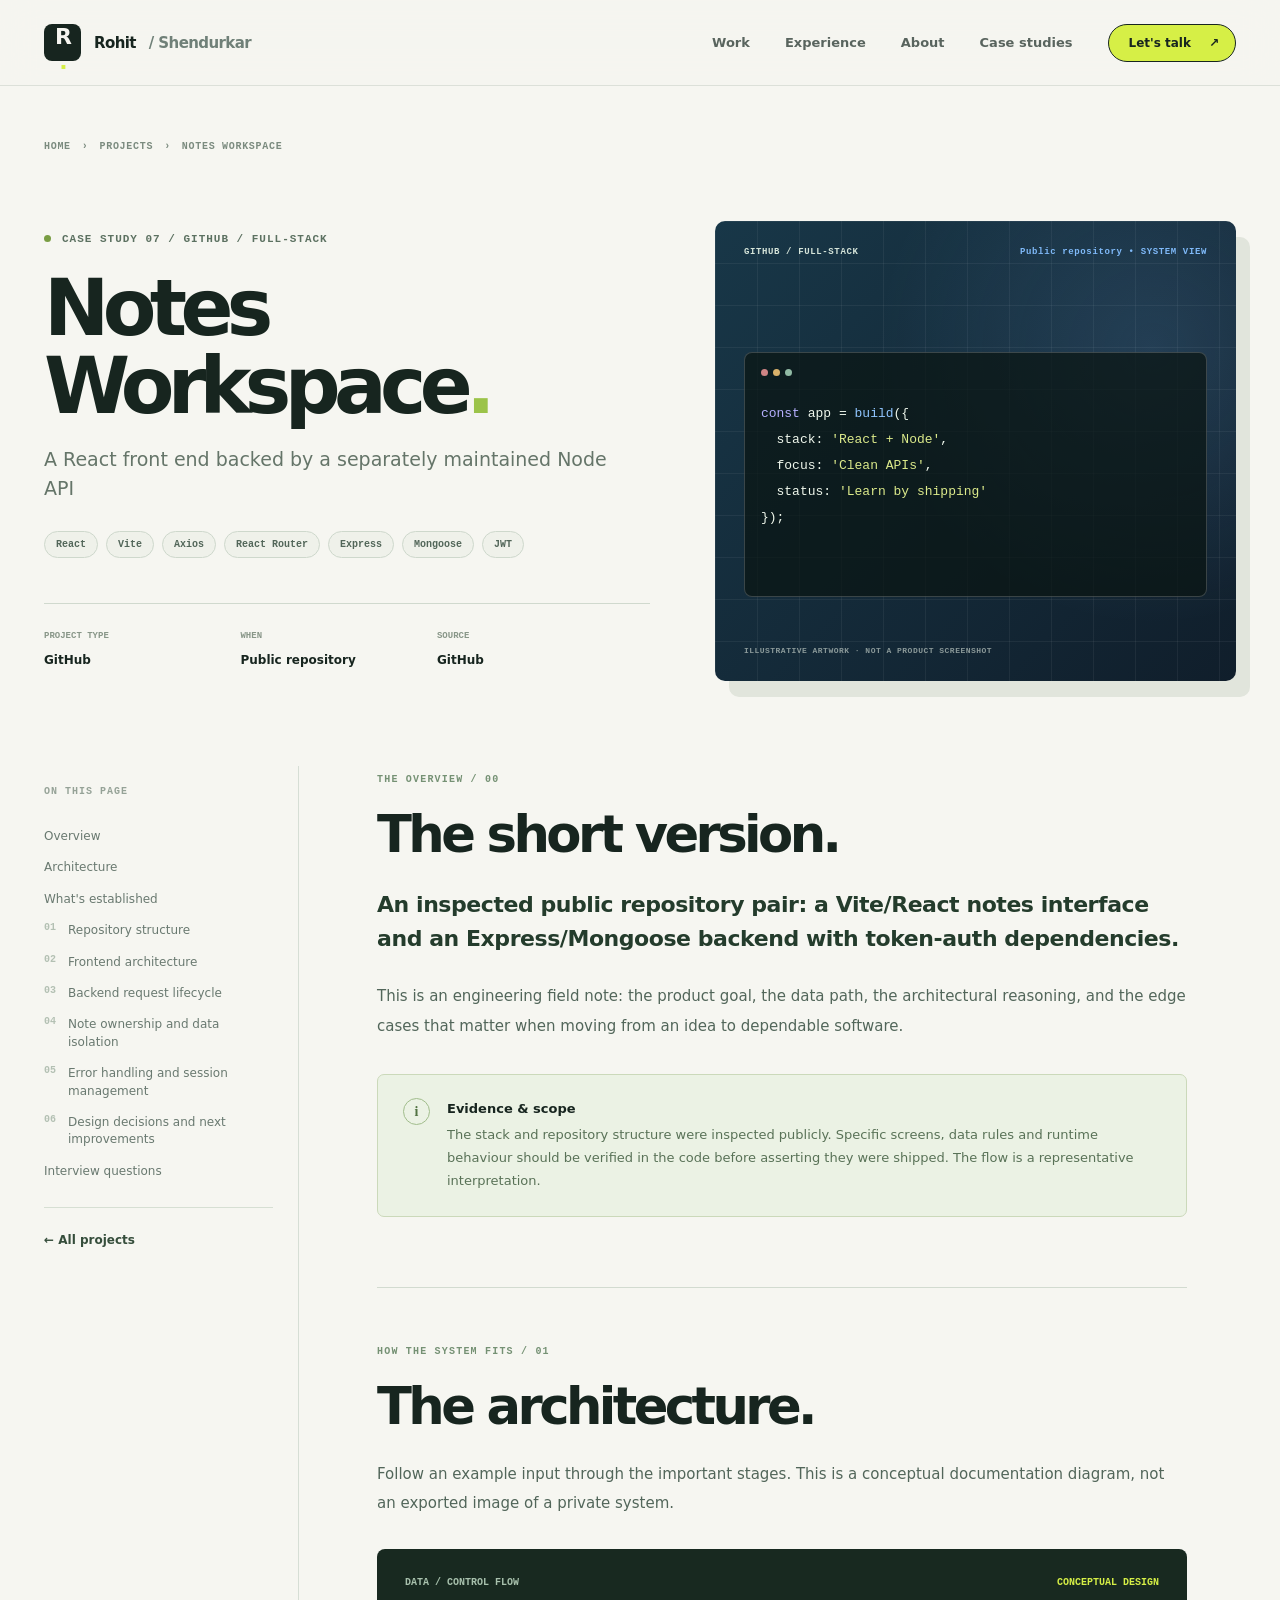
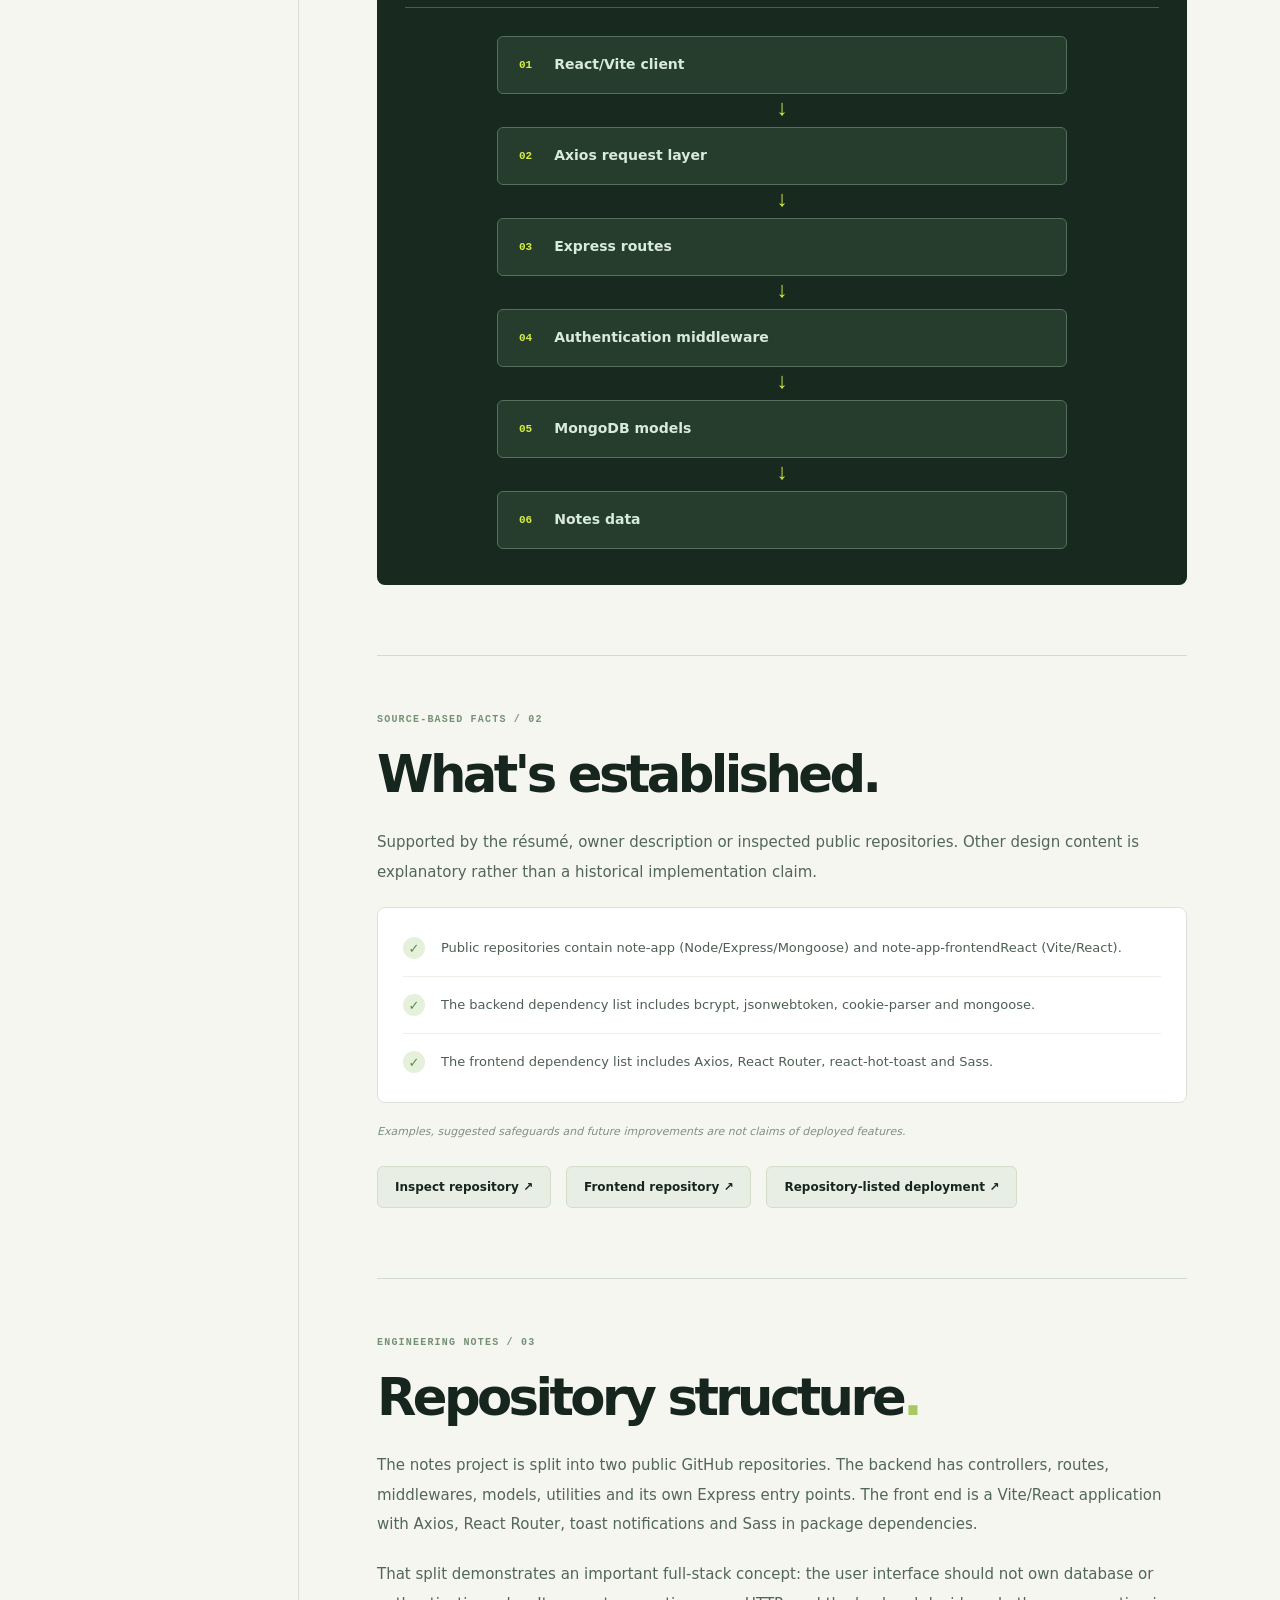
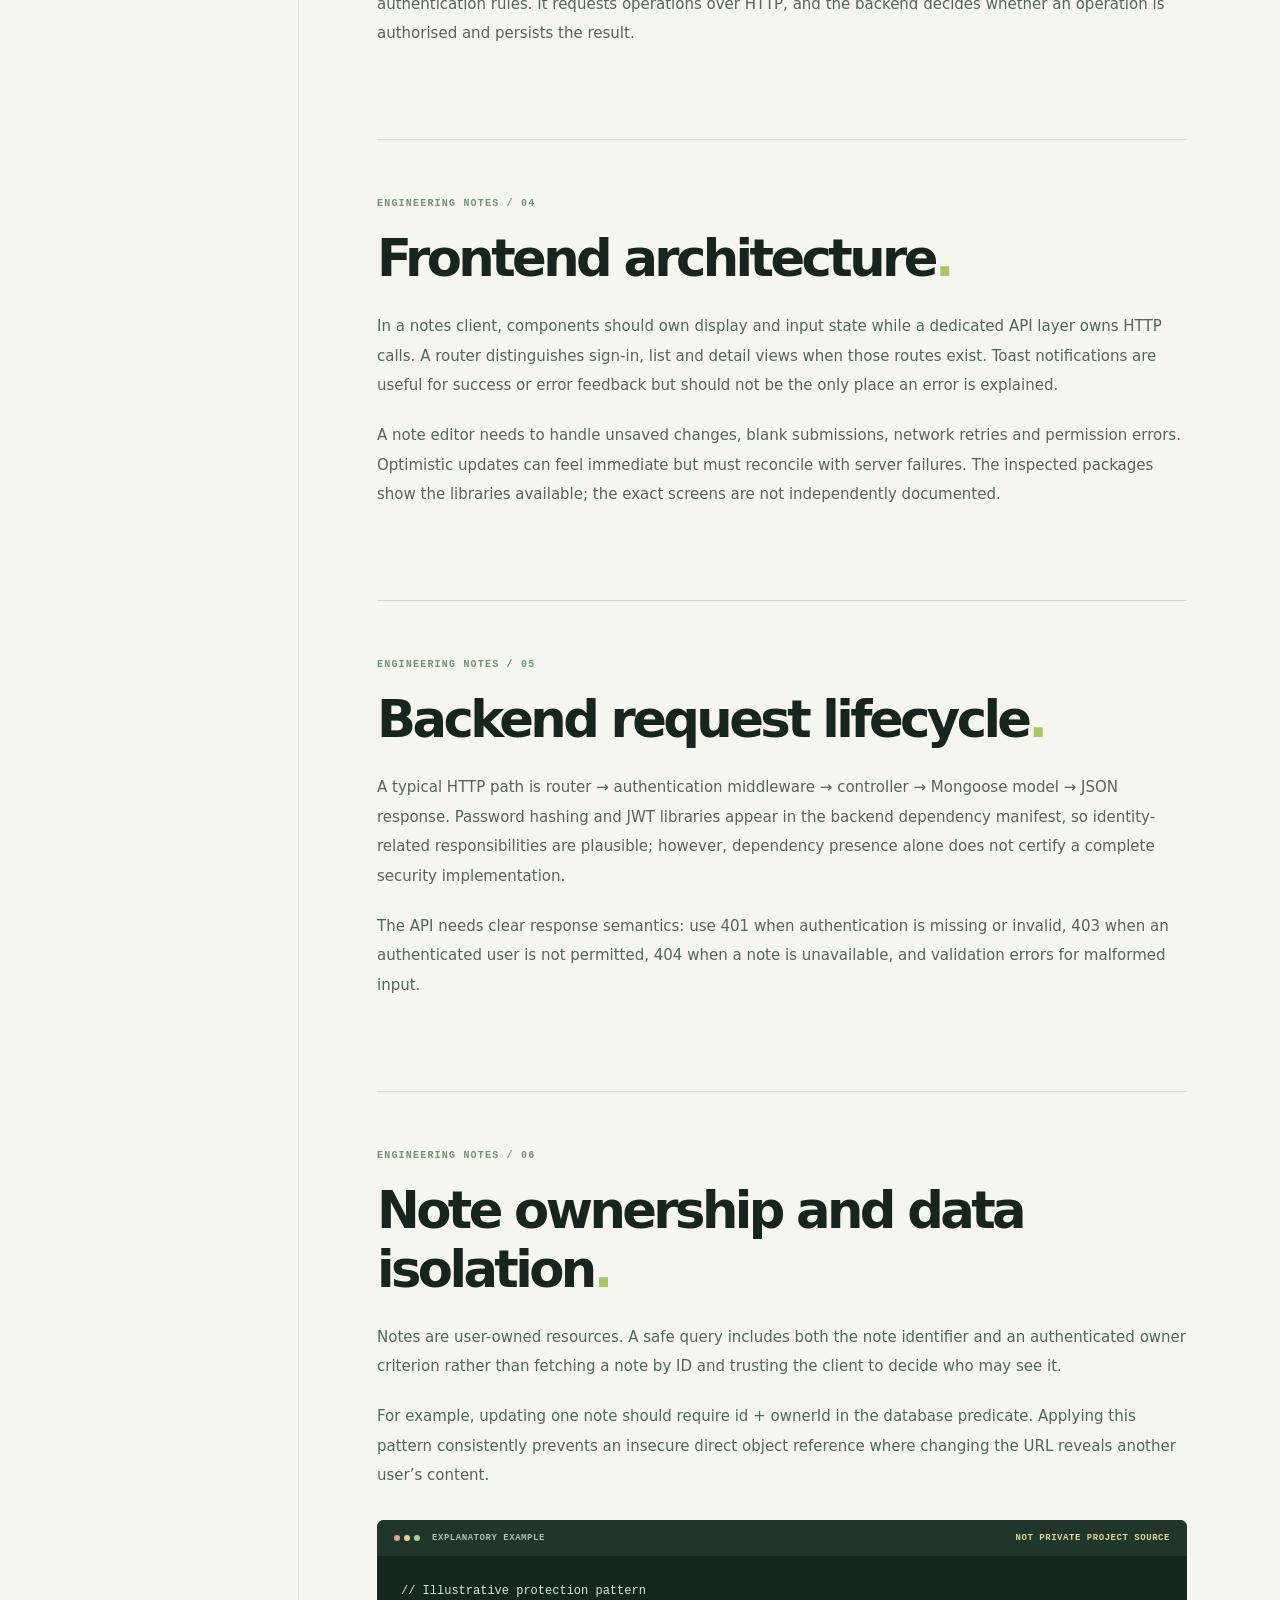
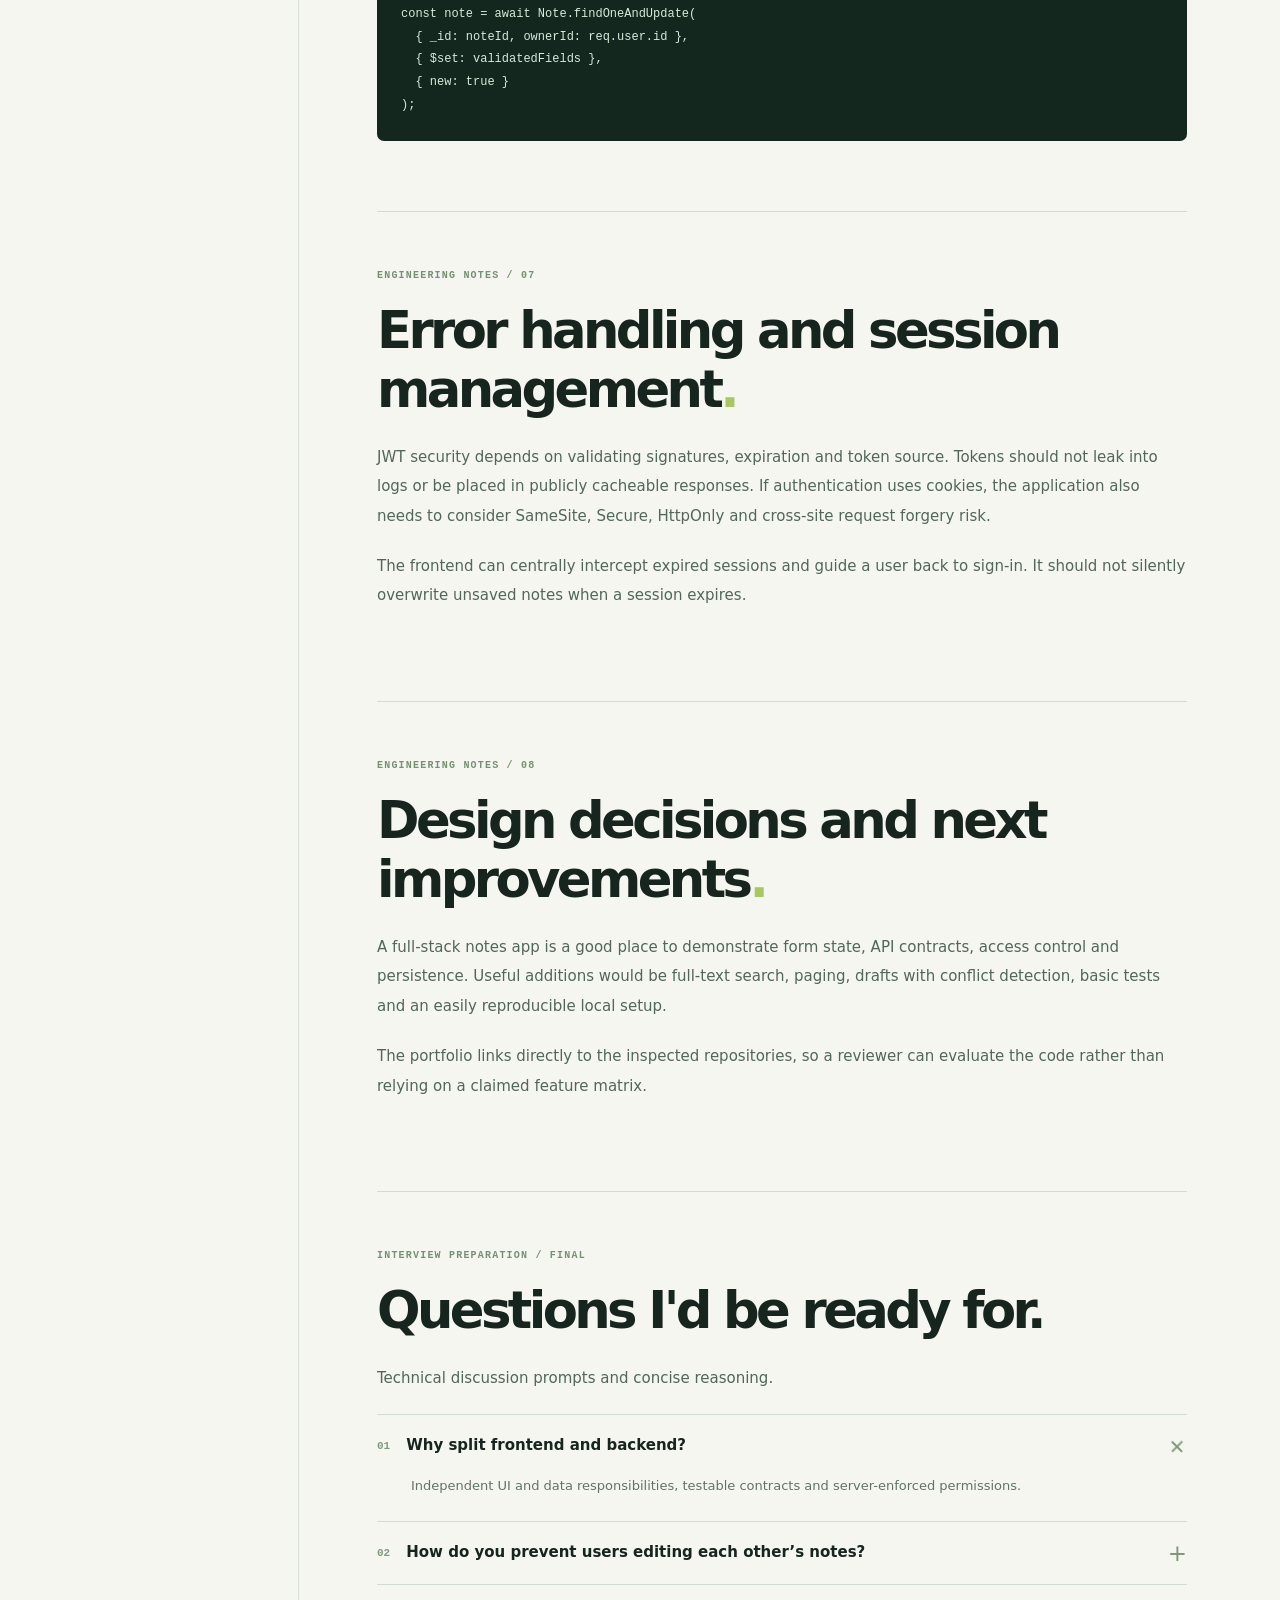
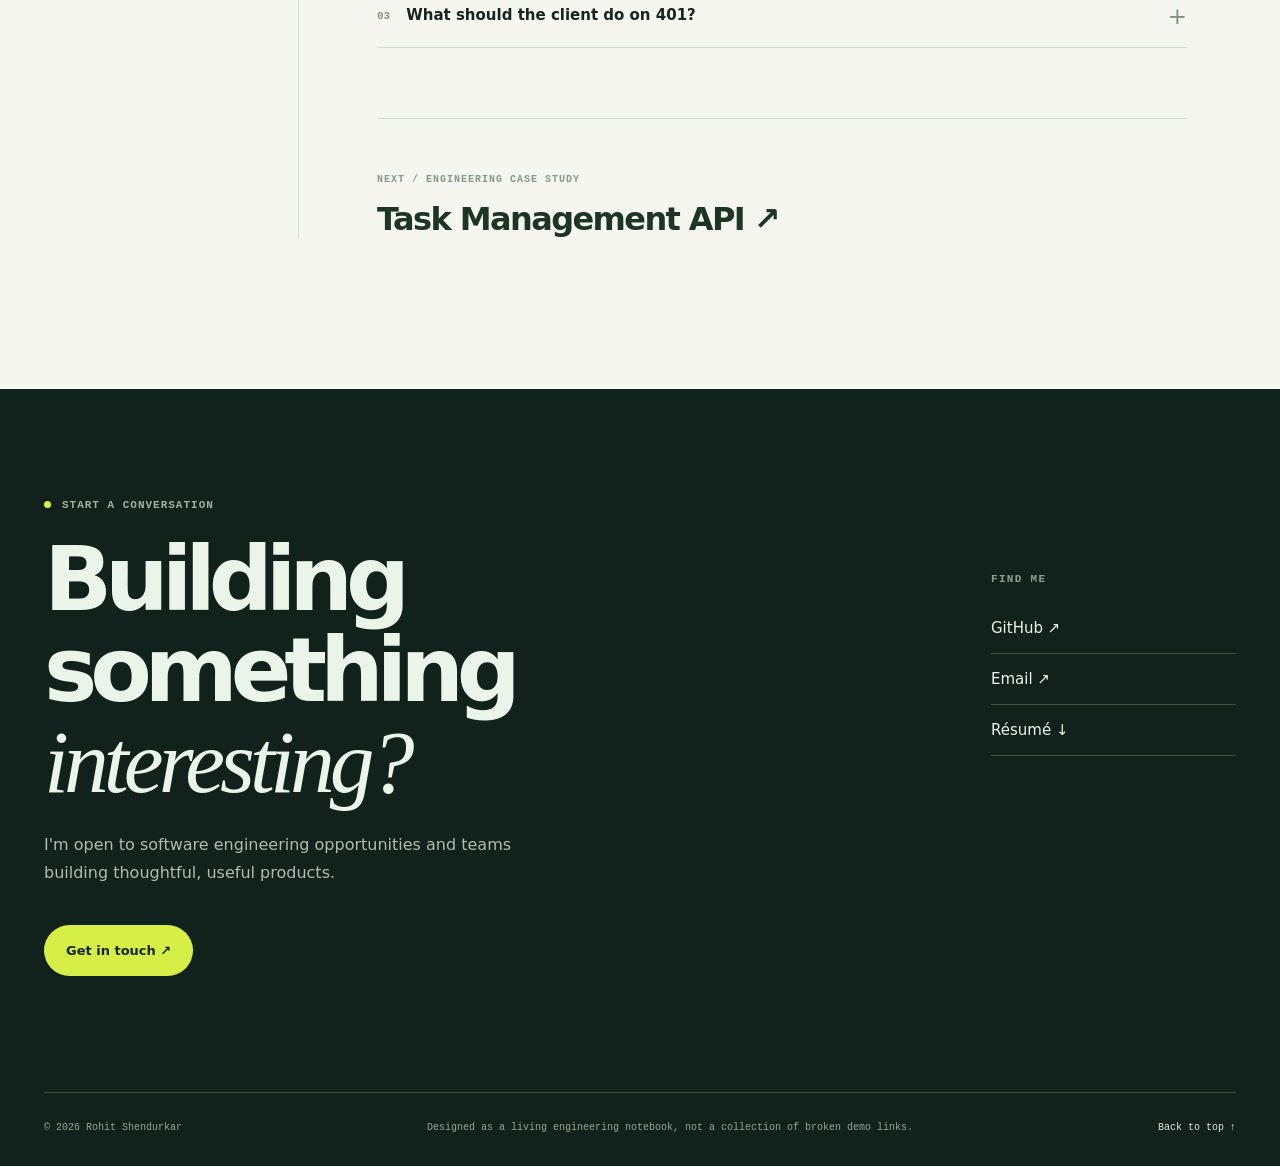
<file: preview/projects/notes-workspace/index.html>
<!DOCTYPE html><html lang="en"><head><meta charset="utf-8"><meta name="viewport" content="width=device-width, initial-scale=1"><title>Notes Workspace | Rohit Shendurkar</title><meta name="description" content="Rohit Shendurkar engineering portfolio and project documentation"><link rel="stylesheet" href="../../globals.css"></head><body id="top"><header class="site-header"><div class="container nav-inner"><a href="../../index.html" class="wordmark"><span class="brand-shape">R<span>.</span></span> Rohit<span class="wordmark-muted"> / Shendurkar</span></a><nav class="nav-links"><a href="../../index.html#work">Work</a><a href="../../index.html#experience">Experience</a><a href="../../index.html#about">About</a><a href="../../projects/index.html">Case studies</a></nav><a href="mailto:rohitshendurkar2017@gmail.com" class="nav-cta"><span>Let's talk</span> ↗</a></div></header><main class="case-main"><section class="case-hero container"><div class="breadcrumb"><a href="../../index.html">HOME</a> › <a href="../index.html">PROJECTS</a> › <span>NOTES WORKSPACE</span></div><div class="case-hero-grid"><div><div class="eyebrow"><span class="tiny-dot"></span> CASE STUDY 07 / GITHUB / FULL-STACK</div><h1>Notes Workspace<span>.</span></h1><p class="case-subtitle">A React front end backed by a separately maintained Node API</p><div class="case-chips"><span>React</span><span>Vite</span><span>Axios</span><span>React Router</span><span>Express</span><span>Mongoose</span><span>JWT</span></div><div class="case-meta"><div><small>PROJECT TYPE</small><strong>GitHub</strong></div><div><small>WHEN</small><strong>Public repository</strong></div><div><small>SOURCE</small><strong>GitHub</strong></div></div></div><div class="case-cover"><div class="artwork art-blue"><div class="art-topline"><span class="art-brand">GITHUB / FULL-STACK</span><span class="art-indicator">Public repository • SYSTEM VIEW</span></div><div class="code-window"><div class="code-dots"><b></b><b></b><b></b></div><div class="code-mock"><span class="code-purple">const</span> app = <span class="code-blue">build</span>({<br>&nbsp; stack: <span class="code-yellow">'React + Node'</span>,<br>&nbsp; focus: <span class="code-yellow">'Clean APIs'</span>,<br>&nbsp; status: <span class="code-yellow">'Learn by shipping'</span><br>});</div></div><div class="concept-stamp">ILLUSTRATIVE ARTWORK · NOT A PRODUCT SCREENSHOT</div></div></div></div></section><div class="container case-layout"><aside class="case-aside"><div class="aside-sticky"><p class="aside-label">ON THIS PAGE</p><a href="#overview">Overview</a><a href="#architecture">Architecture</a><a href="#evidence">What's established</a><a href="#repository-structure"><span>01</span>Repository structure</a><a href="#frontend-architecture"><span>02</span>Frontend architecture</a><a href="#backend-request-lifecycle"><span>03</span>Backend request lifecycle</a><a href="#note-ownership-and-data-isolation"><span>04</span>Note ownership and data isolation</a><a href="#error-handling-and-session-management"><span>05</span>Error handling and session management</a><a href="#design-decisions-and-next-improvements"><span>06</span>Design decisions and next improvements</a><a href="#questions">Interview questions</a><div class="aside-bottom"><a href="../index.html">← All projects</a></div></div></aside><article class="case-content"><section class="doc-section doc-overview" id="overview"><div class="doc-kicker">THE OVERVIEW / 00</div><h2>The short version.</h2><p class="doc-lead">An inspected public repository pair: a Vite/React notes interface and an Express/Mongoose backend with token-auth dependencies.</p><p class="doc-text">This is an engineering field note: the product goal, the data path, the architectural reasoning, and the edge cases that matter when moving from an idea to dependable software.</p><div class="source-note"><div class="source-icon">i</div><div><strong>Evidence &amp; scope</strong><p>The stack and repository structure were inspected publicly. Specific screens, data rules and runtime behaviour should be verified in the code before asserting they were shipped. The flow is a representative interpretation.</p></div></div></section><section class="doc-section" id="architecture"><div class="doc-kicker">HOW THE SYSTEM FITS / 01</div><h2>The architecture.</h2><p class="doc-text">Follow an example input through the important stages. This is a conceptual documentation diagram, not an exported image of a private system.</p><div class="architecture-flow"><div class="architecture-caption"><span>DATA / CONTROL FLOW</span><span>CONCEPTUAL DESIGN</span></div><div class="flow-steps"><div class="flow-item"><span class="flow-index">01</span><strong>React/Vite client</strong><span class="flow-arrow">↓</span></div><div class="flow-item"><span class="flow-index">02</span><strong>Axios request layer</strong><span class="flow-arrow">↓</span></div><div class="flow-item"><span class="flow-index">03</span><strong>Express routes</strong><span class="flow-arrow">↓</span></div><div class="flow-item"><span class="flow-index">04</span><strong>Authentication middleware</strong><span class="flow-arrow">↓</span></div><div class="flow-item"><span class="flow-index">05</span><strong>MongoDB models</strong><span class="flow-arrow">↓</span></div><div class="flow-item"><span class="flow-index">06</span><strong>Notes data</strong><span class="flow-arrow">↓</span></div></div></div></section><section class="doc-section" id="evidence"><div class="doc-kicker">SOURCE-BASED FACTS / 02</div><h2>What's established.</h2><p class="doc-text">Supported by the résumé, owner description or inspected public repositories. Other design content is explanatory rather than a historical implementation claim.</p><div class="evidence-box"><div class="evidence-item"><span class="check-icon">✓</span><p>Public repositories contain note-app (Node/Express/Mongoose) and note-app-frontendReact (Vite/React).</p></div><div class="evidence-item"><span class="check-icon">✓</span><p>The backend dependency list includes bcrypt, jsonwebtoken, cookie-parser and mongoose.</p></div><div class="evidence-item"><span class="check-icon">✓</span><p>The frontend dependency list includes Axios, React Router, react-hot-toast and Sass.</p></div></div><p class="doc-caption">Examples, suggested safeguards and future improvements are not claims of deployed features.</p><div class="resource-links"><a href="https://github.com/rohit200x/note-app" target="_blank" rel="noopener noreferrer">Inspect repository ↗</a><a href="https://github.com/rohit200x/note-app-frontendReact" target="_blank" rel="noopener noreferrer">Frontend repository ↗</a><a href="https://note-app-frontend-react.vercel.app/" target="_blank" rel="noopener noreferrer">Repository-listed deployment ↗</a></div></section><section class="doc-section" id="repository-structure"><div class="doc-kicker">ENGINEERING NOTES / 03</div><h2>Repository structure<span class="section-dot">.</span></h2><p class="doc-text">The notes project is split into two public GitHub repositories. The backend has controllers, routes, middlewares, models, utilities and its own Express entry points. The front end is a Vite/React application with Axios, React Router, toast notifications and Sass in package dependencies.</p><p class="doc-text">That split demonstrates an important full-stack concept: the user interface should not own database or authentication rules. It requests operations over HTTP, and the backend decides whether an operation is authorised and persists the result.</p></section><section class="doc-section" id="frontend-architecture"><div class="doc-kicker">ENGINEERING NOTES / 04</div><h2>Frontend architecture<span class="section-dot">.</span></h2><p class="doc-text">In a notes client, components should own display and input state while a dedicated API layer owns HTTP calls. A router distinguishes sign-in, list and detail views when those routes exist. Toast notifications are useful for success or error feedback but should not be the only place an error is explained.</p><p class="doc-text">A note editor needs to handle unsaved changes, blank submissions, network retries and permission errors. Optimistic updates can feel immediate but must reconcile with server failures. The inspected packages show the libraries available; the exact screens are not independently documented.</p></section><section class="doc-section" id="backend-request-lifecycle"><div class="doc-kicker">ENGINEERING NOTES / 05</div><h2>Backend request lifecycle<span class="section-dot">.</span></h2><p class="doc-text">A typical HTTP path is router → authentication middleware → controller → Mongoose model → JSON response. Password hashing and JWT libraries appear in the backend dependency manifest, so identity-related responsibilities are plausible; however, dependency presence alone does not certify a complete security implementation.</p><p class="doc-text">The API needs clear response semantics: use 401 when authentication is missing or invalid, 403 when an authenticated user is not permitted, 404 when a note is unavailable, and validation errors for malformed input.</p></section><section class="doc-section" id="note-ownership-and-data-isolation"><div class="doc-kicker">ENGINEERING NOTES / 06</div><h2>Note ownership and data isolation<span class="section-dot">.</span></h2><p class="doc-text">Notes are user-owned resources. A safe query includes both the note identifier and an authenticated owner criterion rather than fetching a note by ID and trusting the client to decide who may see it.</p><p class="doc-text">For example, updating one note should require id + ownerId in the database predicate. Applying this pattern consistently prevents an insecure direct object reference where changing the URL reveals another user’s content.</p><div class="code-example"><div class="code-example-bar"><span><i></i><i></i><i></i></span> EXPLANATORY EXAMPLE <span class="code-label">NOT PRIVATE PROJECT SOURCE</span></div><pre><code>// Illustrative protection pattern
const note = await Note.findOneAndUpdate(
  { _id: noteId, ownerId: req.user.id },
  { $set: validatedFields },
  { new: true }
);</code></pre></div></section><section class="doc-section" id="error-handling-and-session-management"><div class="doc-kicker">ENGINEERING NOTES / 07</div><h2>Error handling and session management<span class="section-dot">.</span></h2><p class="doc-text">JWT security depends on validating signatures, expiration and token source. Tokens should not leak into logs or be placed in publicly cacheable responses. If authentication uses cookies, the application also needs to consider SameSite, Secure, HttpOnly and cross-site request forgery risk.</p><p class="doc-text">The frontend can centrally intercept expired sessions and guide a user back to sign-in. It should not silently overwrite unsaved notes when a session expires.</p></section><section class="doc-section" id="design-decisions-and-next-improvements"><div class="doc-kicker">ENGINEERING NOTES / 08</div><h2>Design decisions and next improvements<span class="section-dot">.</span></h2><p class="doc-text">A full-stack notes app is a good place to demonstrate form state, API contracts, access control and persistence. Useful additions would be full-text search, paging, drafts with conflict detection, basic tests and an easily reproducible local setup.</p><p class="doc-text">The portfolio links directly to the inspected repositories, so a reviewer can evaluate the code rather than relying on a claimed feature matrix.</p></section><section class="doc-section questions-section" id="questions"><div class="doc-kicker">INTERVIEW PREPARATION / FINAL</div><h2>Questions I'd be ready for.</h2><p class="doc-text">Technical discussion prompts and concise reasoning.</p><div class="questions-list"><details open><summary><span>01</span><strong>Why split frontend and backend?</strong><span class="question-plus">+</span></summary><p>Independent UI and data responsibilities, testable contracts and server-enforced permissions.</p></details><details ><summary><span>02</span><strong>How do you prevent users editing each other’s notes?</strong><span class="question-plus">+</span></summary><p>Scope note queries to the authenticated owner in the backend.</p></details><details ><summary><span>03</span><strong>What should the client do on 401?</strong><span class="question-plus">+</span></summary><p>Preserve local state where possible, redirect to sign-in and explain the failed save.</p></details></div></section><div class="next-case"><span>NEXT / ENGINEERING CASE STUDY</span><a href="../todo-api/index.html">Task Management API ↗</a></div></article></div></main><footer class="footer" id="contact"><div class="container"><div class="footer-top"><div><div class="eyebrow light"><span class="tiny-dot"></span> START A CONVERSATION</div><h2>Building something<br><em>interesting?</em></h2><p>I'm open to software engineering opportunities and teams building thoughtful, useful products.</p><a class="btn btn-light" href="mailto:rohitshendurkar2017@gmail.com">Get in touch ↗</a></div><div class="footer-links"><div class="footer-links-label">FIND ME</div><a href="https://github.com/rohit200x" target="_blank" rel="noopener noreferrer">GitHub ↗</a><a href="mailto:rohitshendurkar2017@gmail.com">Email ↗</a><a href="../../resume.pdf" download>Résumé ↓</a></div></div><div class="footer-bottom"><span>© 2026 Rohit Shendurkar</span><span>Designed as a living engineering notebook, not a collection of broken demo links.</span><a href="#top">Back to top ↑</a></div></div></footer></body></html>
</file>
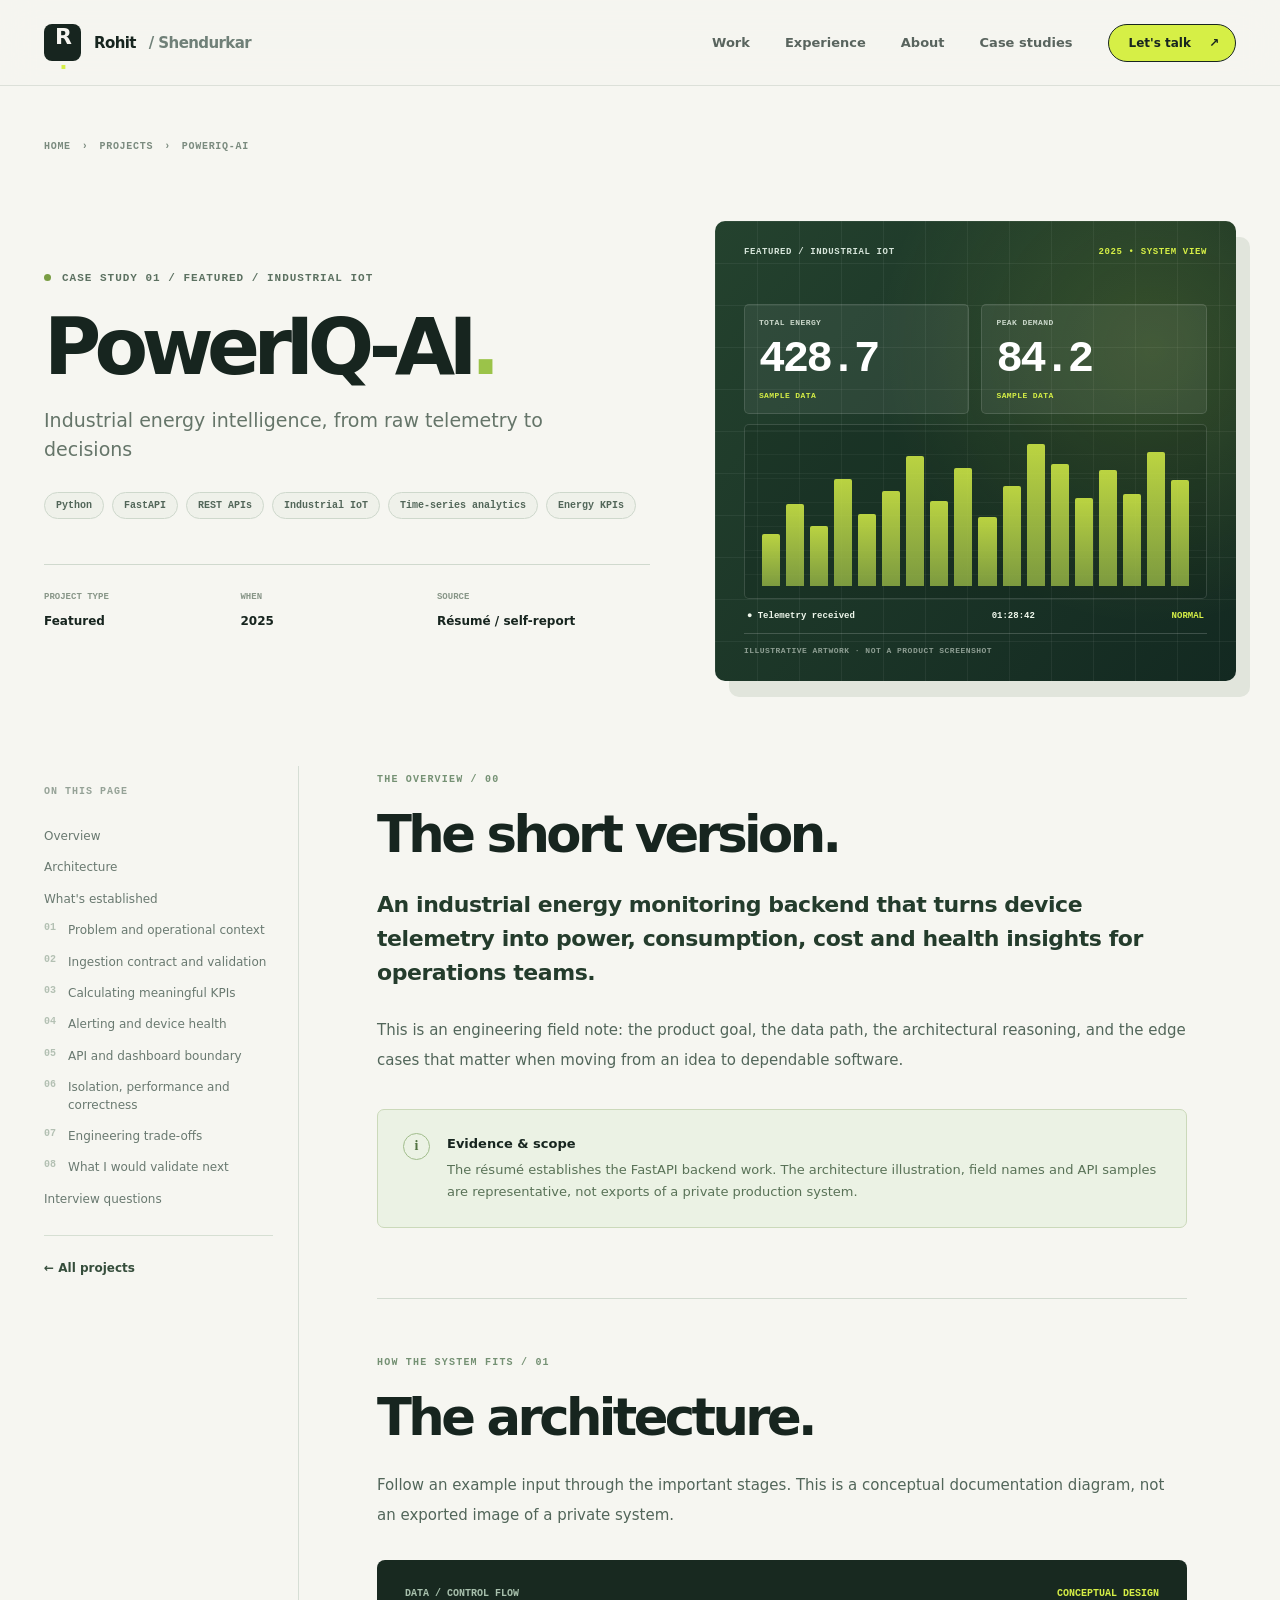
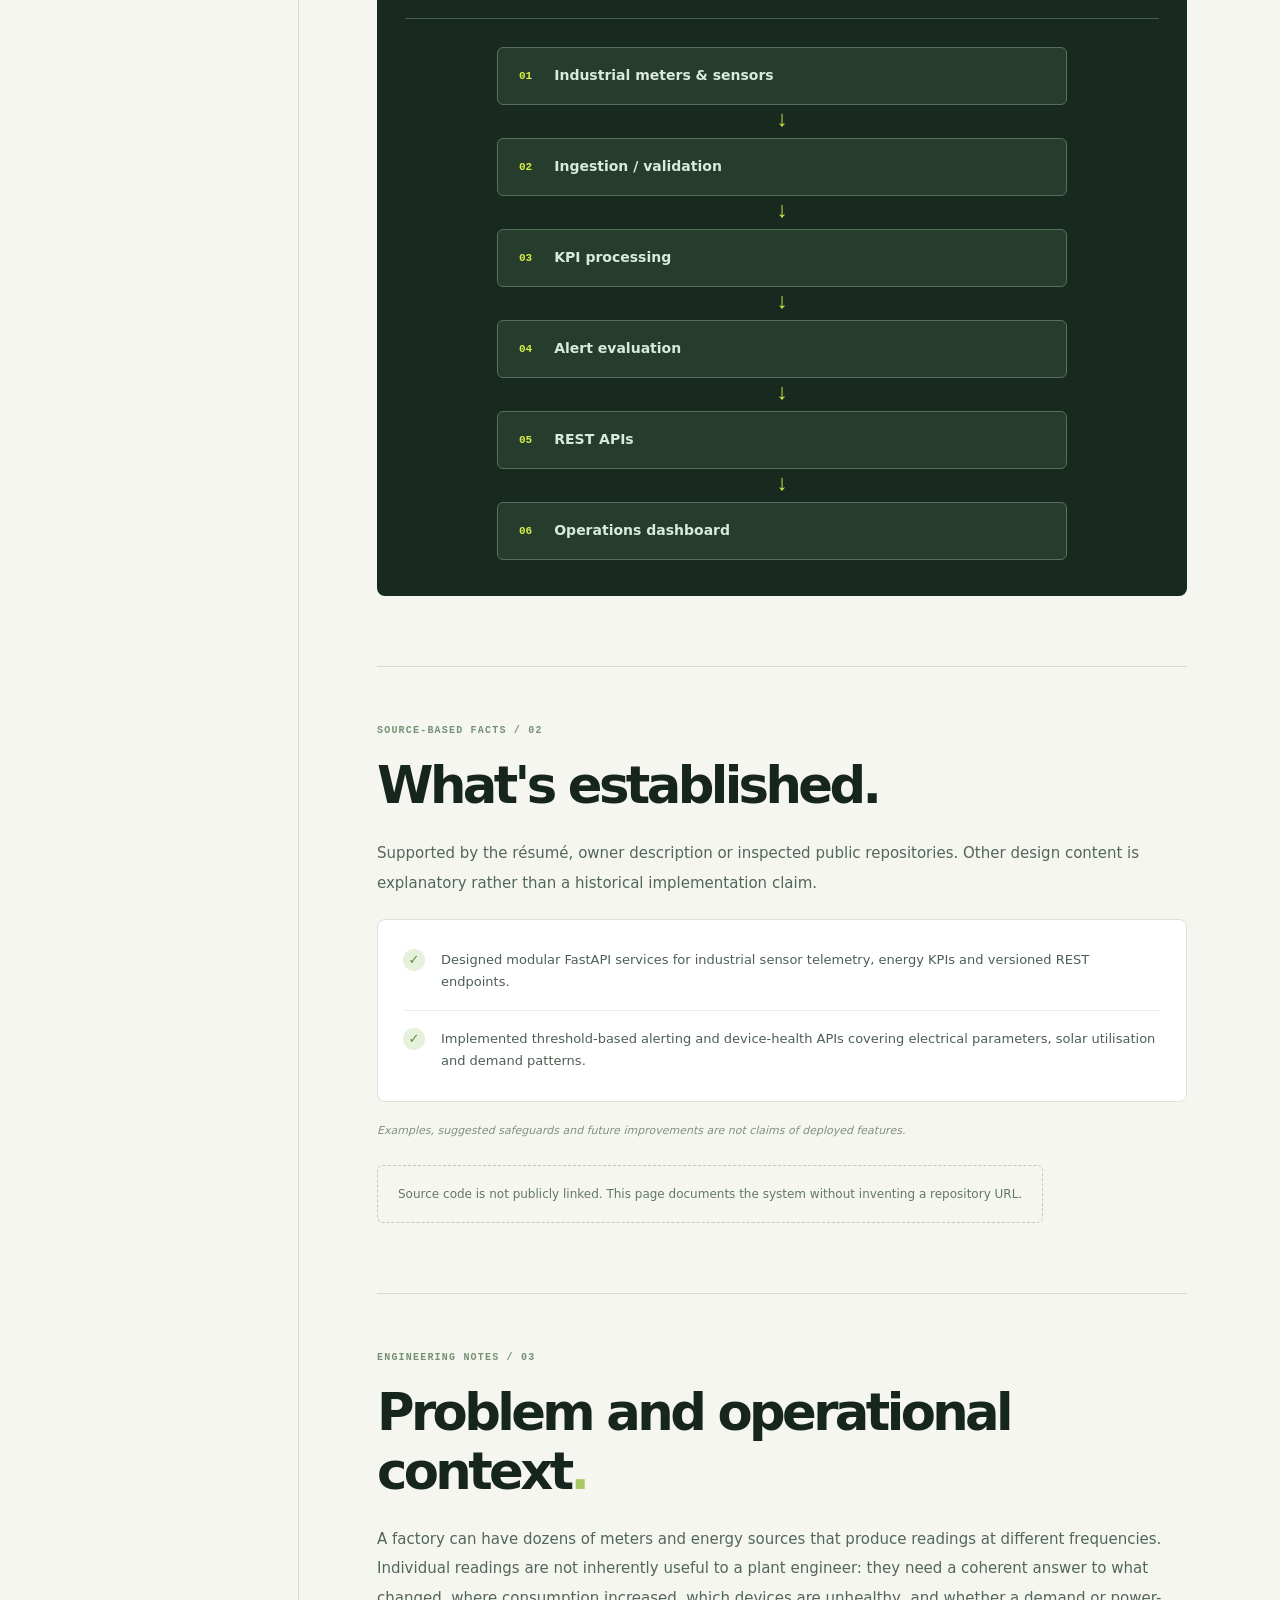
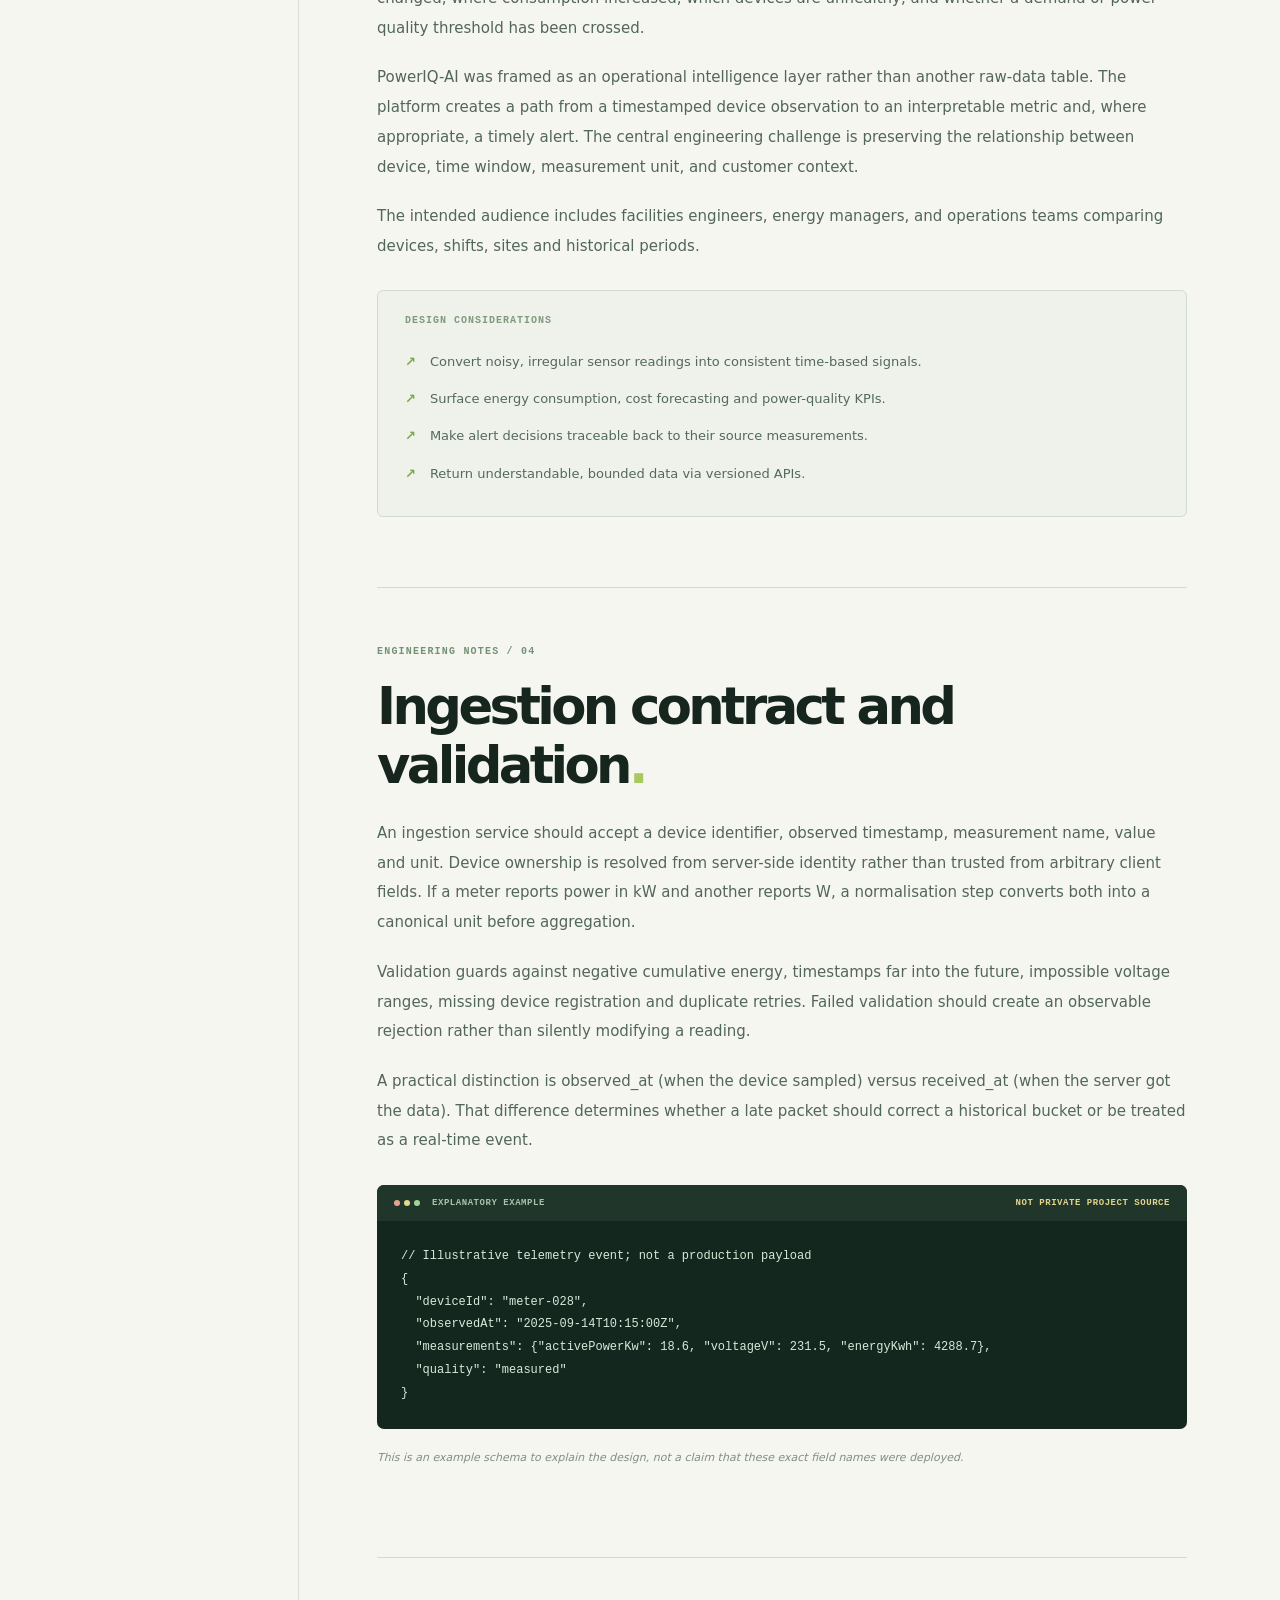
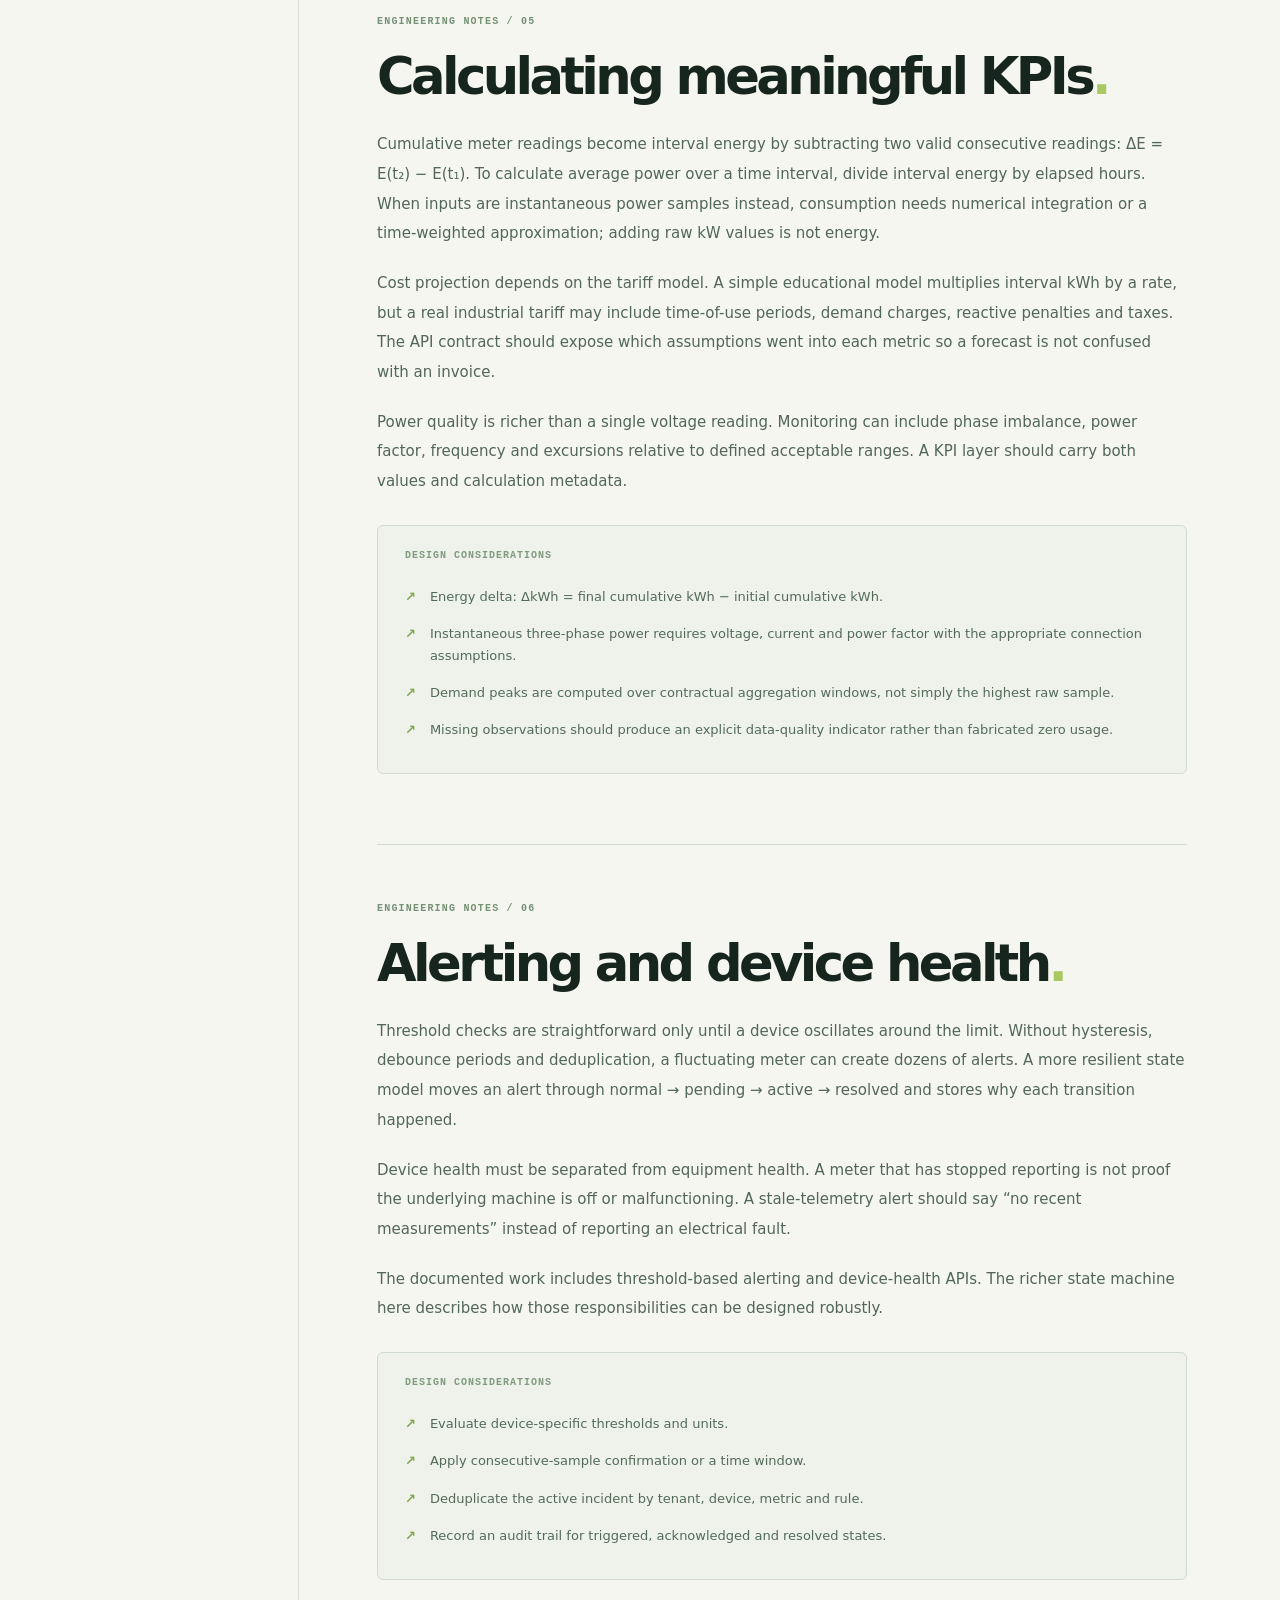
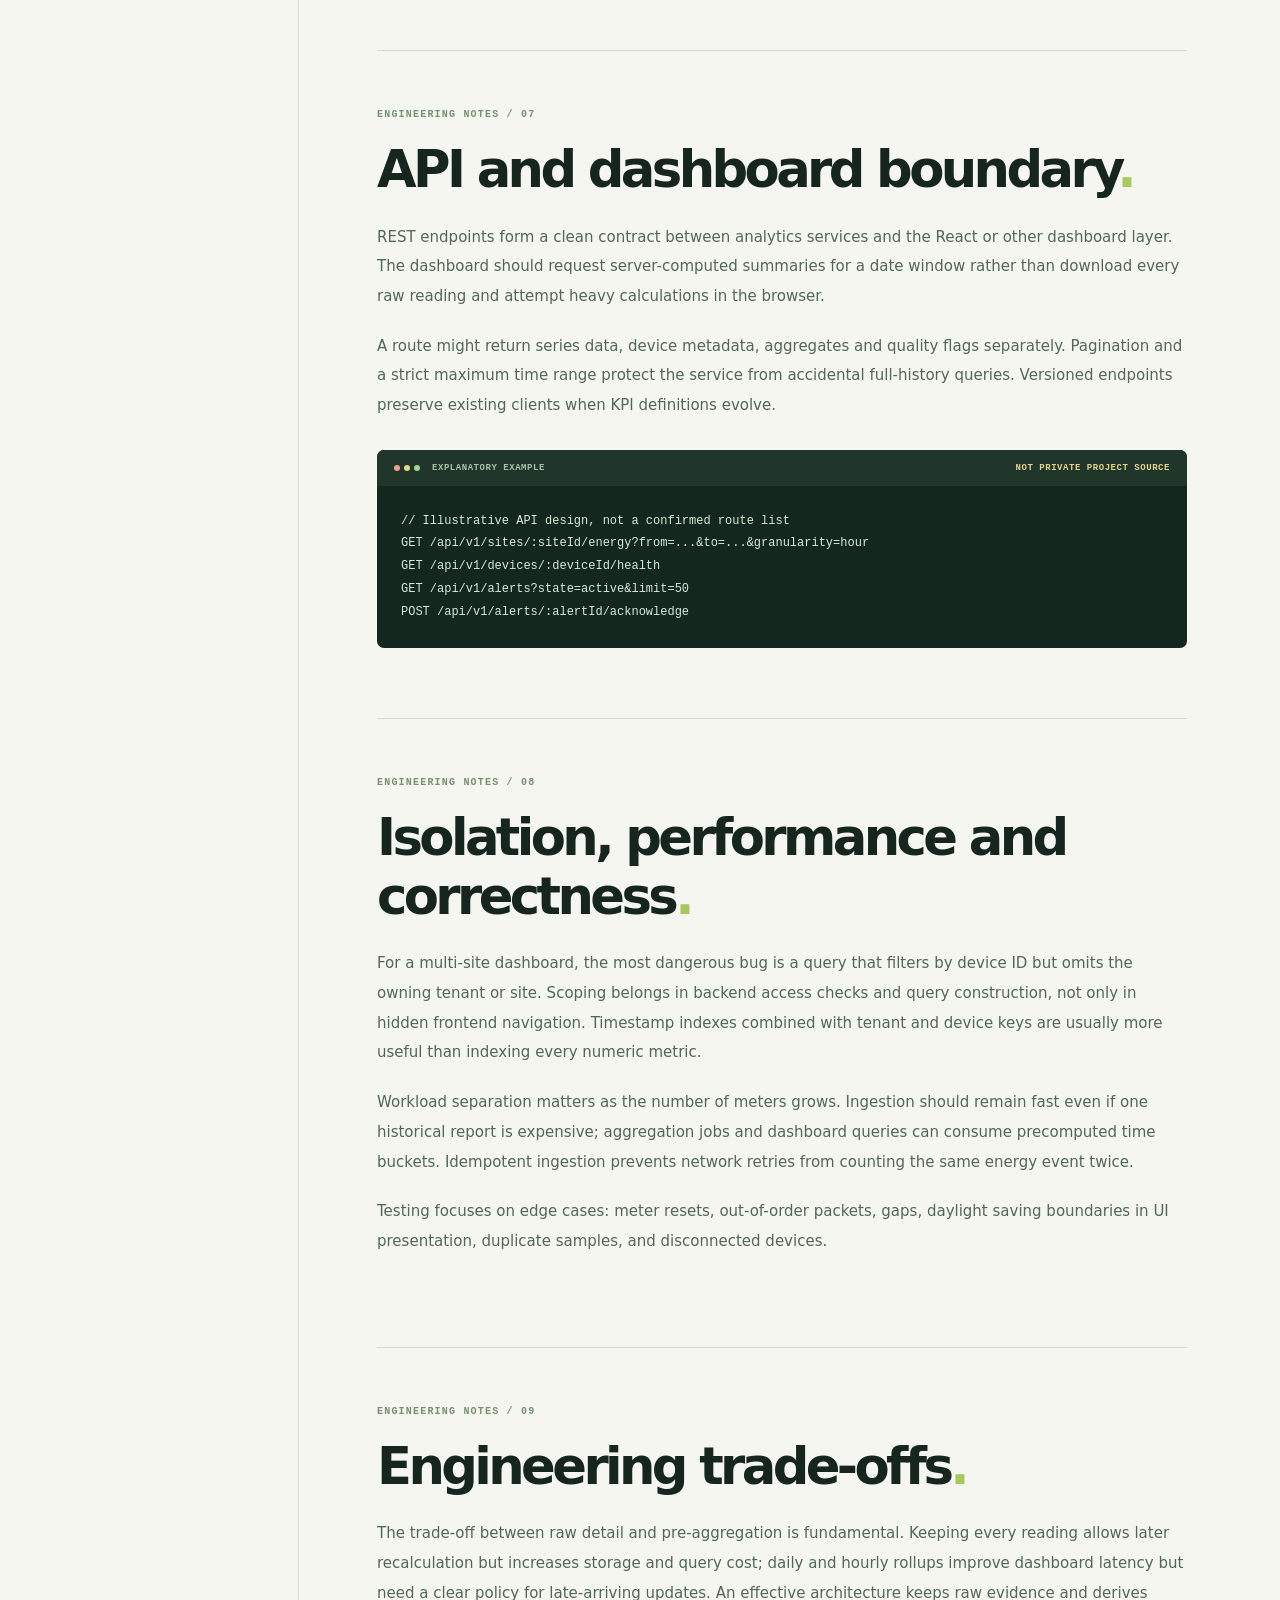
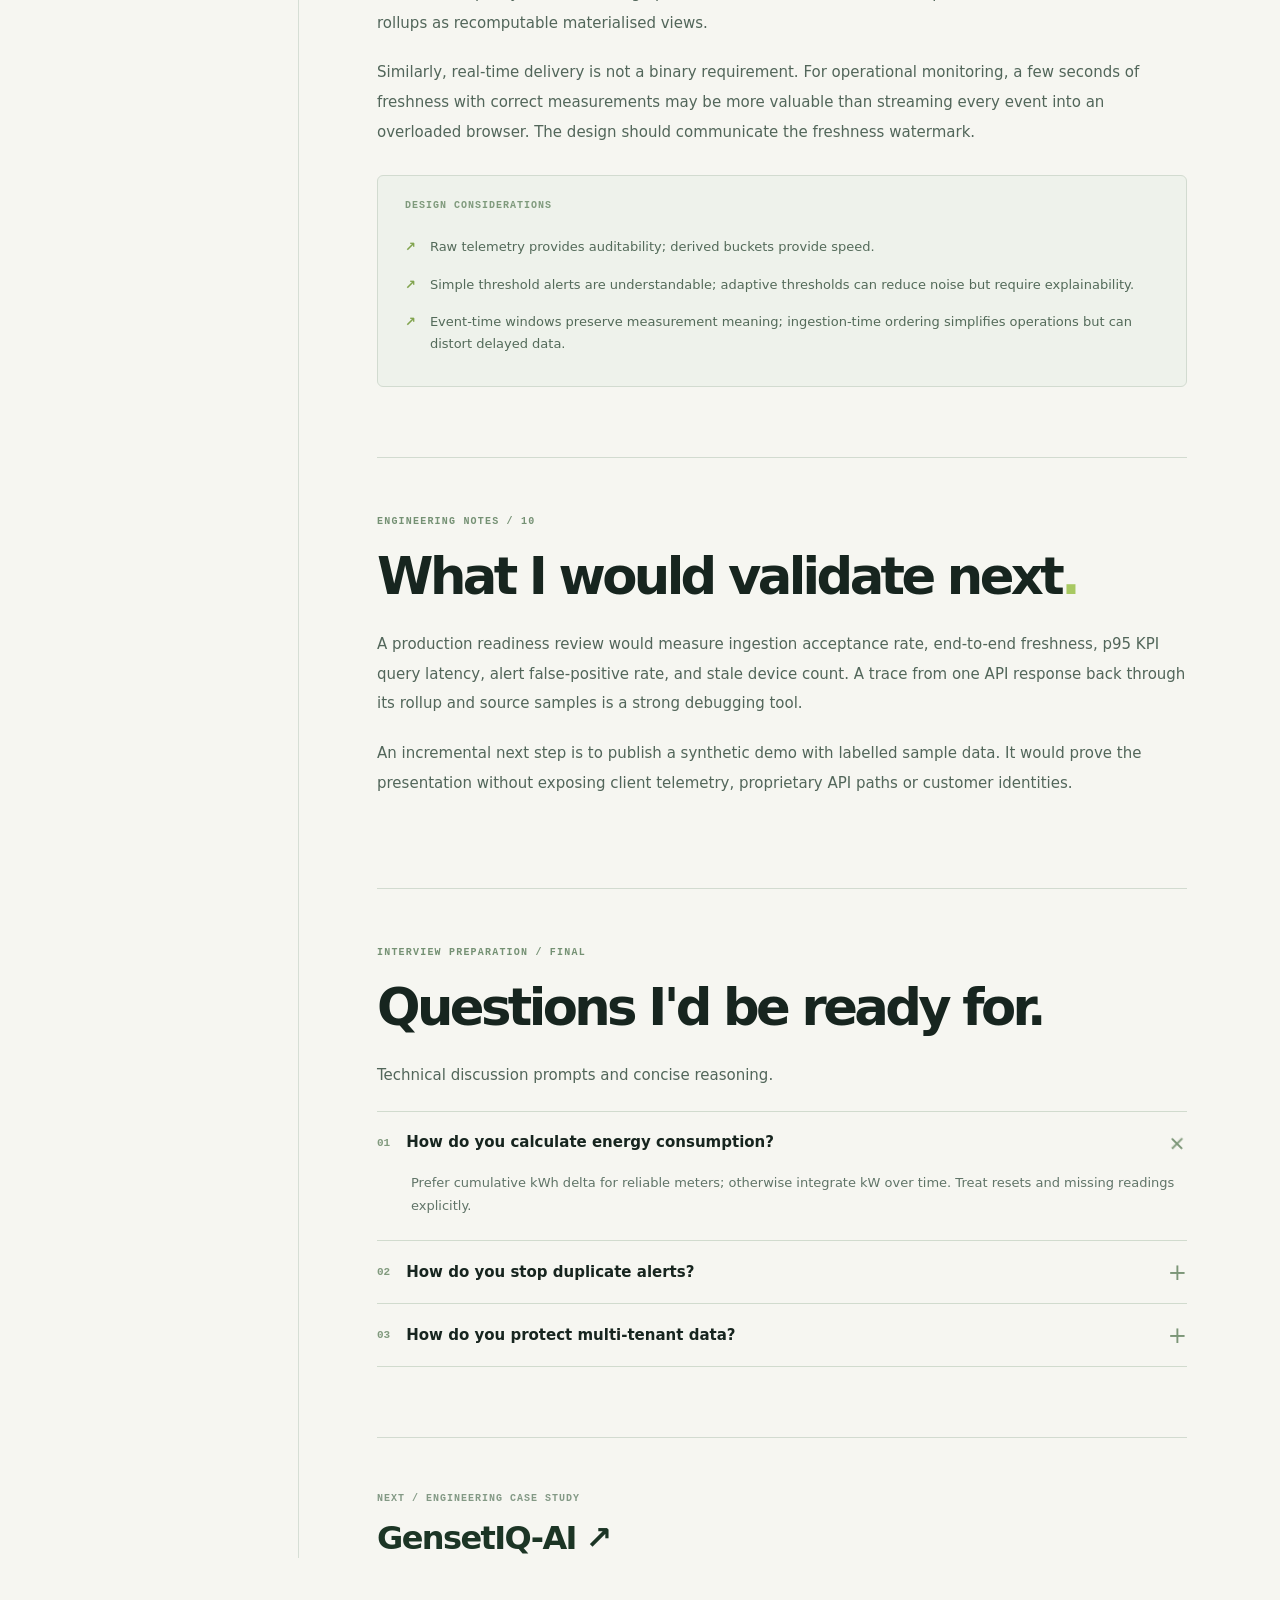
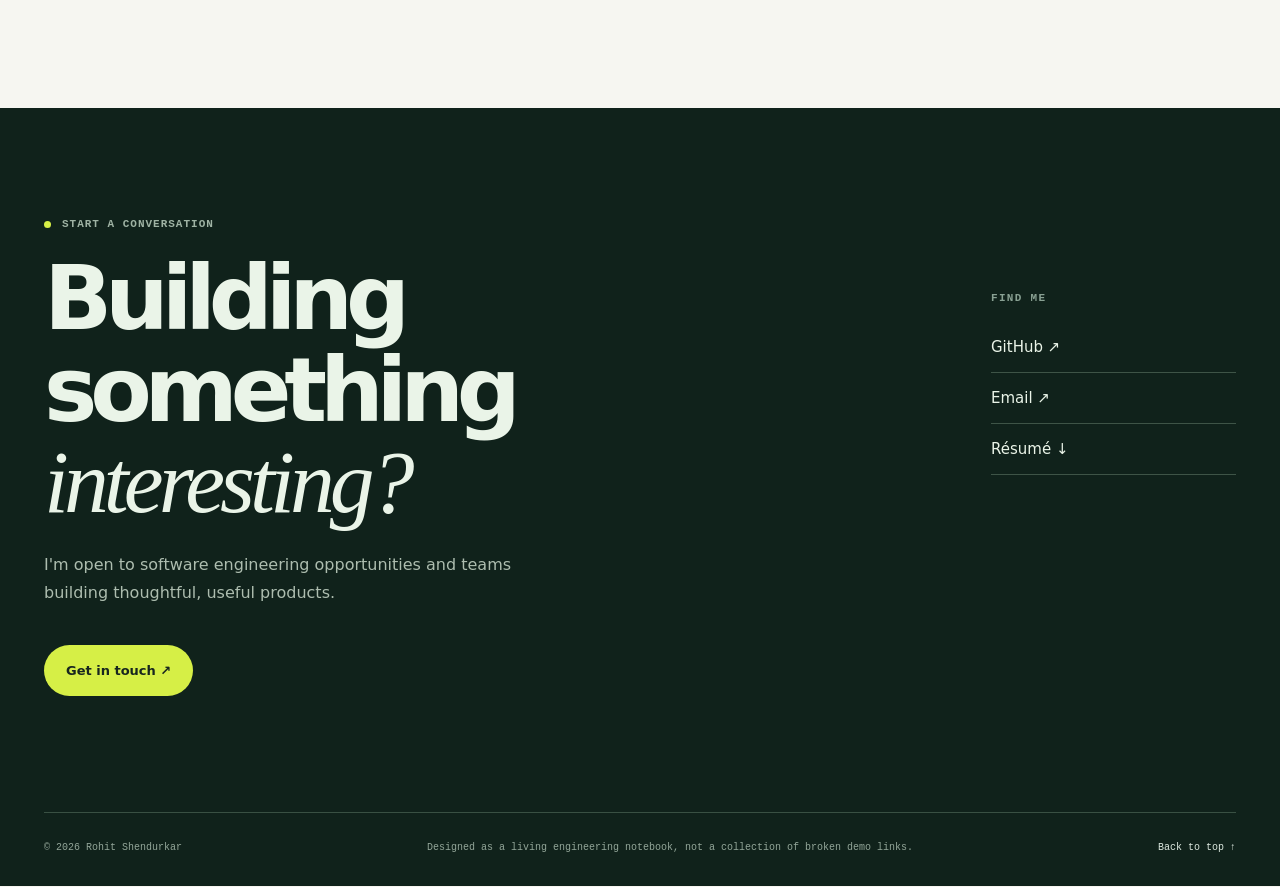
<file: preview/projects/poweriq-ai/index.html>
<!DOCTYPE html><html lang="en"><head><meta charset="utf-8"><meta name="viewport" content="width=device-width, initial-scale=1"><title>PowerIQ-AI | Rohit Shendurkar</title><meta name="description" content="Rohit Shendurkar engineering portfolio and project documentation"><link rel="stylesheet" href="../../globals.css"></head><body id="top"><header class="site-header"><div class="container nav-inner"><a href="../../index.html" class="wordmark"><span class="brand-shape">R<span>.</span></span> Rohit<span class="wordmark-muted"> / Shendurkar</span></a><nav class="nav-links"><a href="../../index.html#work">Work</a><a href="../../index.html#experience">Experience</a><a href="../../index.html#about">About</a><a href="../../projects/index.html">Case studies</a></nav><a href="mailto:rohitshendurkar2017@gmail.com" class="nav-cta"><span>Let's talk</span> ↗</a></div></header><main class="case-main"><section class="case-hero container"><div class="breadcrumb"><a href="../../index.html">HOME</a> › <a href="../index.html">PROJECTS</a> › <span>POWERIQ-AI</span></div><div class="case-hero-grid"><div><div class="eyebrow"><span class="tiny-dot"></span> CASE STUDY 01 / FEATURED / INDUSTRIAL IOT</div><h1>PowerIQ-AI<span>.</span></h1><p class="case-subtitle">Industrial energy intelligence, from raw telemetry to decisions</p><div class="case-chips"><span>Python</span><span>FastAPI</span><span>REST APIs</span><span>Industrial IoT</span><span>Time-series analytics</span><span>Energy KPIs</span></div><div class="case-meta"><div><small>PROJECT TYPE</small><strong>Featured</strong></div><div><small>WHEN</small><strong>2025</strong></div><div><small>SOURCE</small><strong>Résumé / self-report</strong></div></div></div><div class="case-cover"><div class="artwork art-lime"><div class="art-topline"><span class="art-brand">FEATURED / INDUSTRIAL IOT</span><span class="art-indicator">2025 • SYSTEM VIEW</span></div><div class="art-stat-row"><div><small>TOTAL ENERGY</small><strong>428.7</strong><span>SAMPLE DATA</span></div><div><small>PEAK DEMAND</small><strong>84.2</strong><span>SAMPLE DATA</span></div></div><div class="art-chart"><div class="art-gridline"></div><div class="art-bars"><span style="height:35%"></span><span style="height:55%"></span><span style="height:40%"></span><span style="height:72%"></span><span style="height:48%"></span><span style="height:64%"></span><span style="height:87%"></span><span style="height:57%"></span><span style="height:79%"></span><span style="height:46%"></span><span style="height:67%"></span><span style="height:95%"></span><span style="height:82%"></span><span style="height:59%"></span><span style="height:78%"></span><span style="height:62%"></span><span style="height:90%"></span><span style="height:71%"></span></div></div><div class="art-table"><span>● Telemetry received</span><span>01:28:42</span><span class="art-table-good">NORMAL</span></div><div class="concept-stamp">ILLUSTRATIVE ARTWORK · NOT A PRODUCT SCREENSHOT</div></div></div></div></section><div class="container case-layout"><aside class="case-aside"><div class="aside-sticky"><p class="aside-label">ON THIS PAGE</p><a href="#overview">Overview</a><a href="#architecture">Architecture</a><a href="#evidence">What's established</a><a href="#problem-and-operational-context"><span>01</span>Problem and operational context</a><a href="#ingestion-contract-and-validation"><span>02</span>Ingestion contract and validation</a><a href="#calculating-meaningful-kpis"><span>03</span>Calculating meaningful KPIs</a><a href="#alerting-and-device-health"><span>04</span>Alerting and device health</a><a href="#api-and-dashboard-boundary"><span>05</span>API and dashboard boundary</a><a href="#isolation,-performance-and-correctness"><span>06</span>Isolation, performance and correctness</a><a href="#engineering-trade-offs"><span>07</span>Engineering trade-offs</a><a href="#what-i-would-validate-next"><span>08</span>What I would validate next</a><a href="#questions">Interview questions</a><div class="aside-bottom"><a href="../index.html">← All projects</a></div></div></aside><article class="case-content"><section class="doc-section doc-overview" id="overview"><div class="doc-kicker">THE OVERVIEW / 00</div><h2>The short version.</h2><p class="doc-lead">An industrial energy monitoring backend that turns device telemetry into power, consumption, cost and health insights for operations teams.</p><p class="doc-text">This is an engineering field note: the product goal, the data path, the architectural reasoning, and the edge cases that matter when moving from an idea to dependable software.</p><div class="source-note"><div class="source-icon">i</div><div><strong>Evidence &amp; scope</strong><p>The résumé establishes the FastAPI backend work. The architecture illustration, field names and API samples are representative, not exports of a private production system.</p></div></div></section><section class="doc-section" id="architecture"><div class="doc-kicker">HOW THE SYSTEM FITS / 01</div><h2>The architecture.</h2><p class="doc-text">Follow an example input through the important stages. This is a conceptual documentation diagram, not an exported image of a private system.</p><div class="architecture-flow"><div class="architecture-caption"><span>DATA / CONTROL FLOW</span><span>CONCEPTUAL DESIGN</span></div><div class="flow-steps"><div class="flow-item"><span class="flow-index">01</span><strong>Industrial meters &amp; sensors</strong><span class="flow-arrow">↓</span></div><div class="flow-item"><span class="flow-index">02</span><strong>Ingestion / validation</strong><span class="flow-arrow">↓</span></div><div class="flow-item"><span class="flow-index">03</span><strong>KPI processing</strong><span class="flow-arrow">↓</span></div><div class="flow-item"><span class="flow-index">04</span><strong>Alert evaluation</strong><span class="flow-arrow">↓</span></div><div class="flow-item"><span class="flow-index">05</span><strong>REST APIs</strong><span class="flow-arrow">↓</span></div><div class="flow-item"><span class="flow-index">06</span><strong>Operations dashboard</strong><span class="flow-arrow">↓</span></div></div></div></section><section class="doc-section" id="evidence"><div class="doc-kicker">SOURCE-BASED FACTS / 02</div><h2>What's established.</h2><p class="doc-text">Supported by the résumé, owner description or inspected public repositories. Other design content is explanatory rather than a historical implementation claim.</p><div class="evidence-box"><div class="evidence-item"><span class="check-icon">✓</span><p>Designed modular FastAPI services for industrial sensor telemetry, energy KPIs and versioned REST endpoints.</p></div><div class="evidence-item"><span class="check-icon">✓</span><p>Implemented threshold-based alerting and device-health APIs covering electrical parameters, solar utilisation and demand patterns.</p></div></div><p class="doc-caption">Examples, suggested safeguards and future improvements are not claims of deployed features.</p><div class="resource-links"><div class="no-source">Source code is not publicly linked. This page documents the system without inventing a repository URL.</div></div></section><section class="doc-section" id="problem-and-operational-context"><div class="doc-kicker">ENGINEERING NOTES / 03</div><h2>Problem and operational context<span class="section-dot">.</span></h2><p class="doc-text">A factory can have dozens of meters and energy sources that produce readings at different frequencies. Individual readings are not inherently useful to a plant engineer: they need a coherent answer to what changed, where consumption increased, which devices are unhealthy, and whether a demand or power-quality threshold has been crossed.</p><p class="doc-text">PowerIQ-AI was framed as an operational intelligence layer rather than another raw-data table. The platform creates a path from a timestamped device observation to an interpretable metric and, where appropriate, a timely alert. The central engineering challenge is preserving the relationship between device, time window, measurement unit, and customer context.</p><p class="doc-text">The intended audience includes facilities engineers, energy managers, and operations teams comparing devices, shifts, sites and historical periods.</p><div class="engineering-checklist"><div class="checklist-head">DESIGN CONSIDERATIONS</div><div><span>↗</span>Convert noisy, irregular sensor readings into consistent time-based signals.</div><div><span>↗</span>Surface energy consumption, cost forecasting and power-quality KPIs.</div><div><span>↗</span>Make alert decisions traceable back to their source measurements.</div><div><span>↗</span>Return understandable, bounded data via versioned APIs.</div></div></section><section class="doc-section" id="ingestion-contract-and-validation"><div class="doc-kicker">ENGINEERING NOTES / 04</div><h2>Ingestion contract and validation<span class="section-dot">.</span></h2><p class="doc-text">An ingestion service should accept a device identifier, observed timestamp, measurement name, value and unit. Device ownership is resolved from server-side identity rather than trusted from arbitrary client fields. If a meter reports power in kW and another reports W, a normalisation step converts both into a canonical unit before aggregation.</p><p class="doc-text">Validation guards against negative cumulative energy, timestamps far into the future, impossible voltage ranges, missing device registration and duplicate retries. Failed validation should create an observable rejection rather than silently modifying a reading.</p><p class="doc-text">A practical distinction is observed_at (when the device sampled) versus received_at (when the server got the data). That difference determines whether a late packet should correct a historical bucket or be treated as a real-time event.</p><div class="code-example"><div class="code-example-bar"><span><i></i><i></i><i></i></span> EXPLANATORY EXAMPLE <span class="code-label">NOT PRIVATE PROJECT SOURCE</span></div><pre><code>// Illustrative telemetry event; not a production payload
{
  &quot;deviceId&quot;: &quot;meter-028&quot;,
  &quot;observedAt&quot;: &quot;2025-09-14T10:15:00Z&quot;,
  &quot;measurements&quot;: {&quot;activePowerKw&quot;: 18.6, &quot;voltageV&quot;: 231.5, &quot;energyKwh&quot;: 4288.7},
  &quot;quality&quot;: &quot;measured&quot;
}</code></pre></div><p class="doc-caption">This is an example schema to explain the design, not a claim that these exact field names were deployed.</p></section><section class="doc-section" id="calculating-meaningful-kpis"><div class="doc-kicker">ENGINEERING NOTES / 05</div><h2>Calculating meaningful KPIs<span class="section-dot">.</span></h2><p class="doc-text">Cumulative meter readings become interval energy by subtracting two valid consecutive readings: ΔE = E(t₂) − E(t₁). To calculate average power over a time interval, divide interval energy by elapsed hours. When inputs are instantaneous power samples instead, consumption needs numerical integration or a time-weighted approximation; adding raw kW values is not energy.</p><p class="doc-text">Cost projection depends on the tariff model. A simple educational model multiplies interval kWh by a rate, but a real industrial tariff may include time-of-use periods, demand charges, reactive penalties and taxes. The API contract should expose which assumptions went into each metric so a forecast is not confused with an invoice.</p><p class="doc-text">Power quality is richer than a single voltage reading. Monitoring can include phase imbalance, power factor, frequency and excursions relative to defined acceptable ranges. A KPI layer should carry both values and calculation metadata.</p><div class="engineering-checklist"><div class="checklist-head">DESIGN CONSIDERATIONS</div><div><span>↗</span>Energy delta: ΔkWh = final cumulative kWh − initial cumulative kWh.</div><div><span>↗</span>Instantaneous three-phase power requires voltage, current and power factor with the appropriate connection assumptions.</div><div><span>↗</span>Demand peaks are computed over contractual aggregation windows, not simply the highest raw sample.</div><div><span>↗</span>Missing observations should produce an explicit data-quality indicator rather than fabricated zero usage.</div></div></section><section class="doc-section" id="alerting-and-device-health"><div class="doc-kicker">ENGINEERING NOTES / 06</div><h2>Alerting and device health<span class="section-dot">.</span></h2><p class="doc-text">Threshold checks are straightforward only until a device oscillates around the limit. Without hysteresis, debounce periods and deduplication, a fluctuating meter can create dozens of alerts. A more resilient state model moves an alert through normal → pending → active → resolved and stores why each transition happened.</p><p class="doc-text">Device health must be separated from equipment health. A meter that has stopped reporting is not proof the underlying machine is off or malfunctioning. A stale-telemetry alert should say “no recent measurements” instead of reporting an electrical fault.</p><p class="doc-text">The documented work includes threshold-based alerting and device-health APIs. The richer state machine here describes how those responsibilities can be designed robustly.</p><div class="engineering-checklist"><div class="checklist-head">DESIGN CONSIDERATIONS</div><div><span>↗</span>Evaluate device-specific thresholds and units.</div><div><span>↗</span>Apply consecutive-sample confirmation or a time window.</div><div><span>↗</span>Deduplicate the active incident by tenant, device, metric and rule.</div><div><span>↗</span>Record an audit trail for triggered, acknowledged and resolved states.</div></div></section><section class="doc-section" id="api-and-dashboard-boundary"><div class="doc-kicker">ENGINEERING NOTES / 07</div><h2>API and dashboard boundary<span class="section-dot">.</span></h2><p class="doc-text">REST endpoints form a clean contract between analytics services and the React or other dashboard layer. The dashboard should request server-computed summaries for a date window rather than download every raw reading and attempt heavy calculations in the browser.</p><p class="doc-text">A route might return series data, device metadata, aggregates and quality flags separately. Pagination and a strict maximum time range protect the service from accidental full-history queries. Versioned endpoints preserve existing clients when KPI definitions evolve.</p><div class="code-example"><div class="code-example-bar"><span><i></i><i></i><i></i></span> EXPLANATORY EXAMPLE <span class="code-label">NOT PRIVATE PROJECT SOURCE</span></div><pre><code>// Illustrative API design, not a confirmed route list
GET /api/v1/sites/:siteId/energy?from=...&amp;to=...&amp;granularity=hour
GET /api/v1/devices/:deviceId/health
GET /api/v1/alerts?state=active&amp;limit=50
POST /api/v1/alerts/:alertId/acknowledge</code></pre></div></section><section class="doc-section" id="isolation,-performance-and-correctness"><div class="doc-kicker">ENGINEERING NOTES / 08</div><h2>Isolation, performance and correctness<span class="section-dot">.</span></h2><p class="doc-text">For a multi-site dashboard, the most dangerous bug is a query that filters by device ID but omits the owning tenant or site. Scoping belongs in backend access checks and query construction, not only in hidden frontend navigation. Timestamp indexes combined with tenant and device keys are usually more useful than indexing every numeric metric.</p><p class="doc-text">Workload separation matters as the number of meters grows. Ingestion should remain fast even if one historical report is expensive; aggregation jobs and dashboard queries can consume precomputed time buckets. Idempotent ingestion prevents network retries from counting the same energy event twice.</p><p class="doc-text">Testing focuses on edge cases: meter resets, out-of-order packets, gaps, daylight saving boundaries in UI presentation, duplicate samples, and disconnected devices.</p></section><section class="doc-section" id="engineering-trade-offs"><div class="doc-kicker">ENGINEERING NOTES / 09</div><h2>Engineering trade-offs<span class="section-dot">.</span></h2><p class="doc-text">The trade-off between raw detail and pre-aggregation is fundamental. Keeping every reading allows later recalculation but increases storage and query cost; daily and hourly rollups improve dashboard latency but need a clear policy for late-arriving updates. An effective architecture keeps raw evidence and derives rollups as recomputable materialised views.</p><p class="doc-text">Similarly, real-time delivery is not a binary requirement. For operational monitoring, a few seconds of freshness with correct measurements may be more valuable than streaming every event into an overloaded browser. The design should communicate the freshness watermark.</p><div class="engineering-checklist"><div class="checklist-head">DESIGN CONSIDERATIONS</div><div><span>↗</span>Raw telemetry provides auditability; derived buckets provide speed.</div><div><span>↗</span>Simple threshold alerts are understandable; adaptive thresholds can reduce noise but require explainability.</div><div><span>↗</span>Event-time windows preserve measurement meaning; ingestion-time ordering simplifies operations but can distort delayed data.</div></div></section><section class="doc-section" id="what-i-would-validate-next"><div class="doc-kicker">ENGINEERING NOTES / 10</div><h2>What I would validate next<span class="section-dot">.</span></h2><p class="doc-text">A production readiness review would measure ingestion acceptance rate, end-to-end freshness, p95 KPI query latency, alert false-positive rate, and stale device count. A trace from one API response back through its rollup and source samples is a strong debugging tool.</p><p class="doc-text">An incremental next step is to publish a synthetic demo with labelled sample data. It would prove the presentation without exposing client telemetry, proprietary API paths or customer identities.</p></section><section class="doc-section questions-section" id="questions"><div class="doc-kicker">INTERVIEW PREPARATION / FINAL</div><h2>Questions I'd be ready for.</h2><p class="doc-text">Technical discussion prompts and concise reasoning.</p><div class="questions-list"><details open><summary><span>01</span><strong>How do you calculate energy consumption?</strong><span class="question-plus">+</span></summary><p>Prefer cumulative kWh delta for reliable meters; otherwise integrate kW over time. Treat resets and missing readings explicitly.</p></details><details ><summary><span>02</span><strong>How do you stop duplicate alerts?</strong><span class="question-plus">+</span></summary><p>Use a stable incident key and alert lifecycle with hysteresis, debounce and idempotent transitions.</p></details><details ><summary><span>03</span><strong>How do you protect multi-tenant data?</strong><span class="question-plus">+</span></summary><p>Resolve tenant from authenticated identity and scope every query and cache key server-side.</p></details></div></section><div class="next-case"><span>NEXT / ENGINEERING CASE STUDY</span><a href="../gensetiq-ai/index.html">GensetIQ-AI ↗</a></div></article></div></main><footer class="footer" id="contact"><div class="container"><div class="footer-top"><div><div class="eyebrow light"><span class="tiny-dot"></span> START A CONVERSATION</div><h2>Building something<br><em>interesting?</em></h2><p>I'm open to software engineering opportunities and teams building thoughtful, useful products.</p><a class="btn btn-light" href="mailto:rohitshendurkar2017@gmail.com">Get in touch ↗</a></div><div class="footer-links"><div class="footer-links-label">FIND ME</div><a href="https://github.com/rohit200x" target="_blank" rel="noopener noreferrer">GitHub ↗</a><a href="mailto:rohitshendurkar2017@gmail.com">Email ↗</a><a href="../../resume.pdf" download>Résumé ↓</a></div></div><div class="footer-bottom"><span>© 2026 Rohit Shendurkar</span><span>Designed as a living engineering notebook, not a collection of broken demo links.</span><a href="#top">Back to top ↑</a></div></div></footer></body></html>
</file>
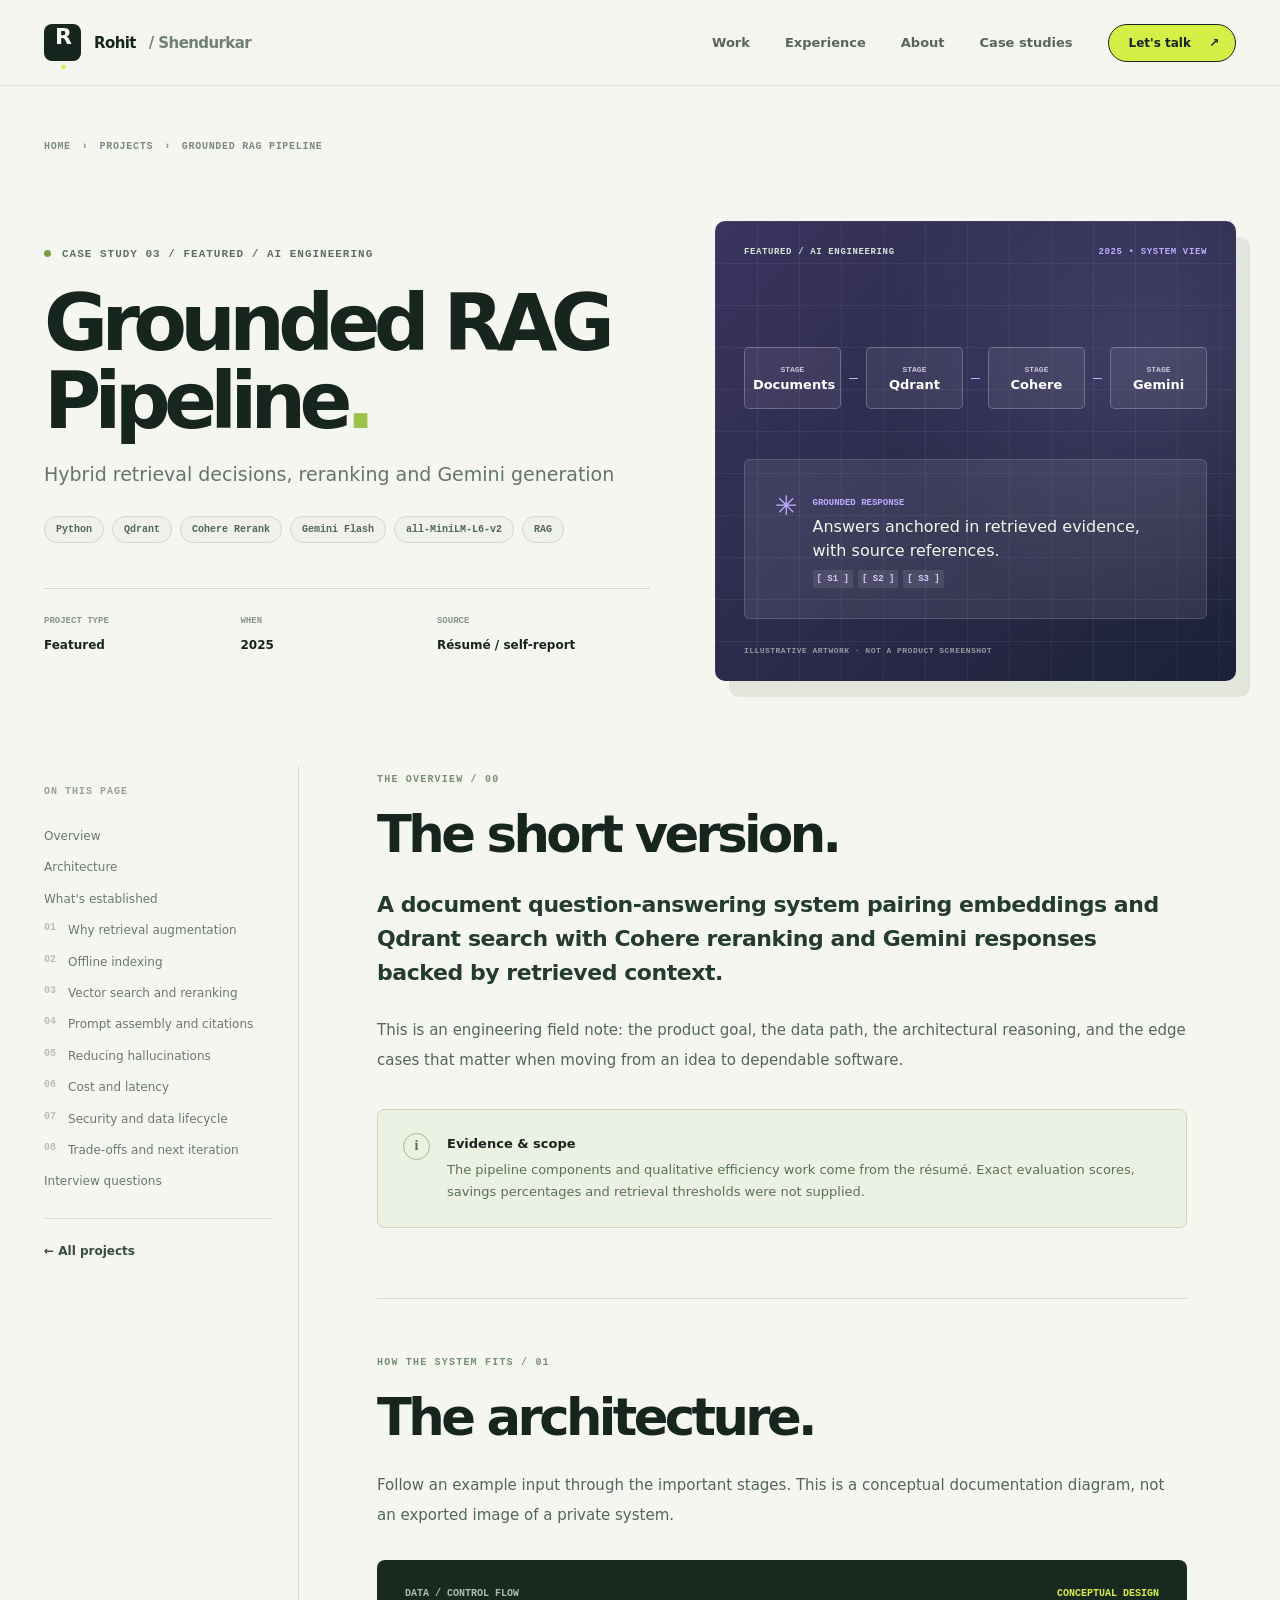
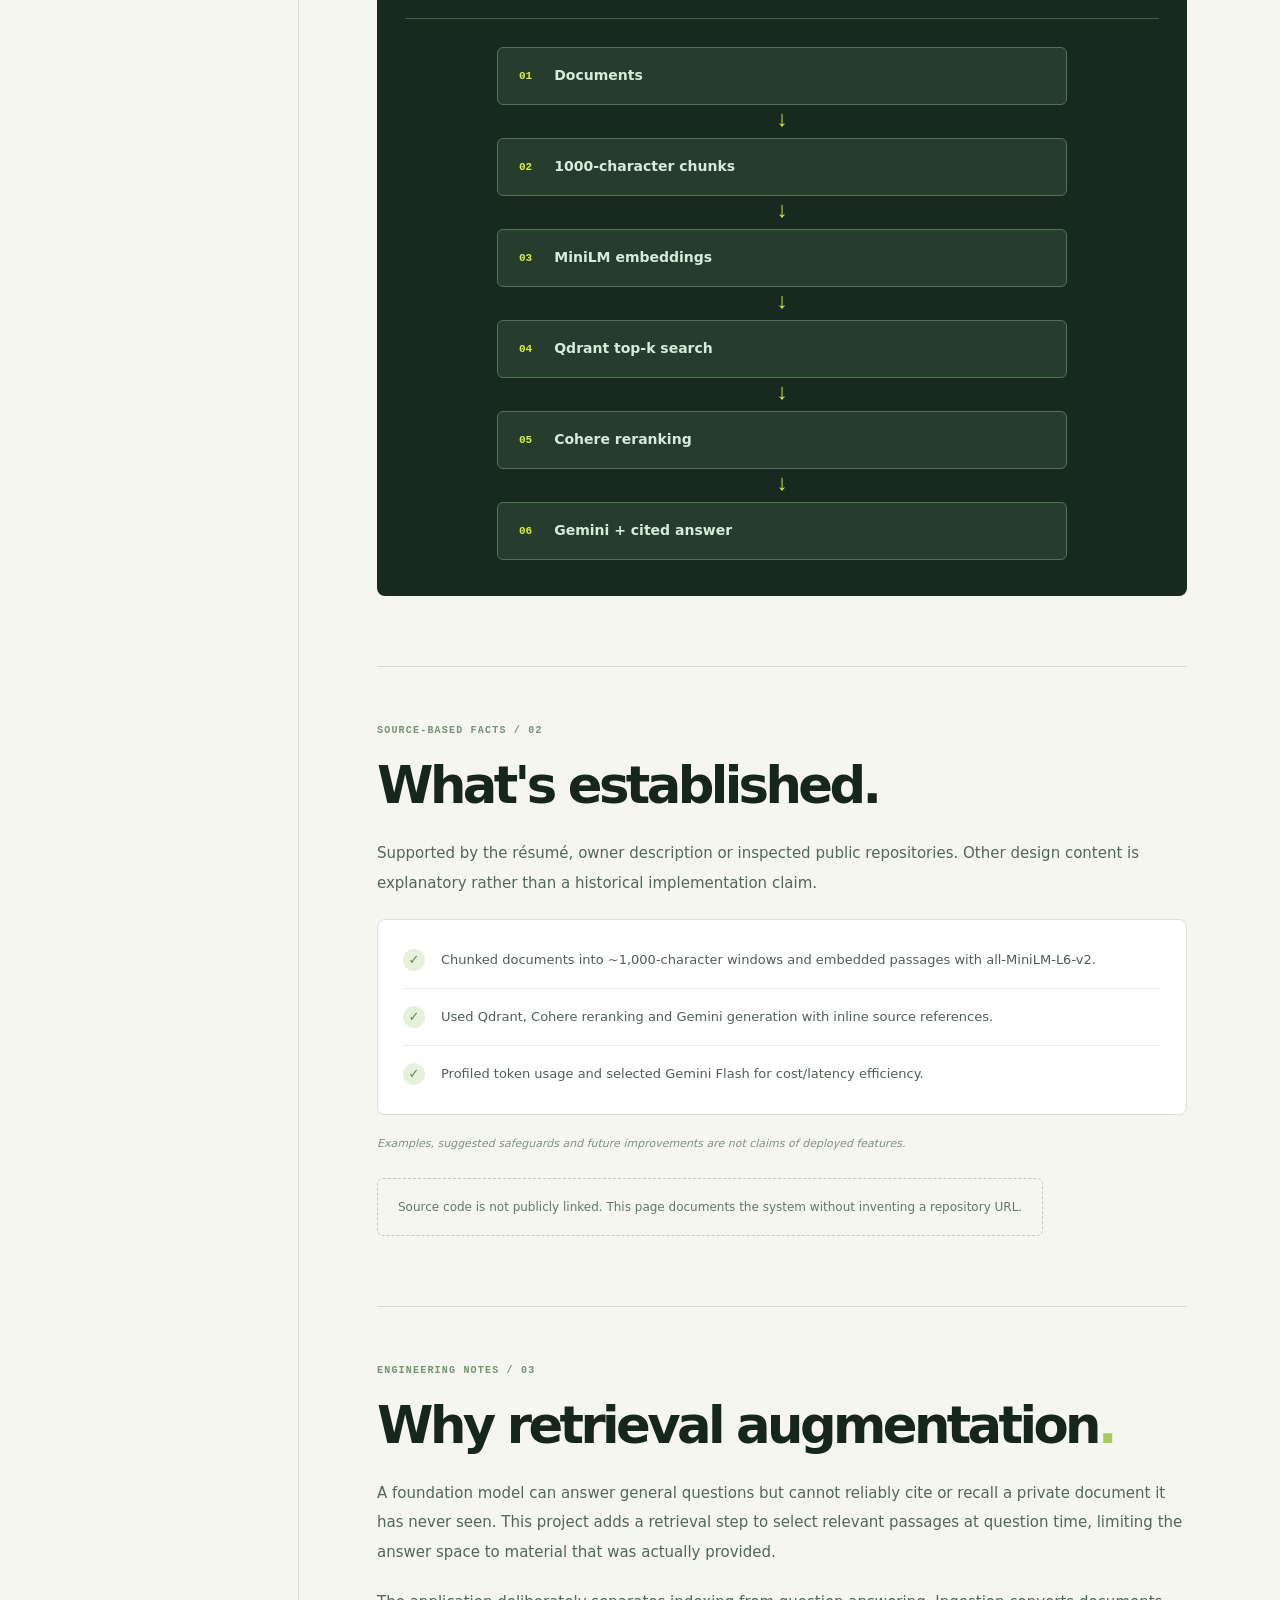
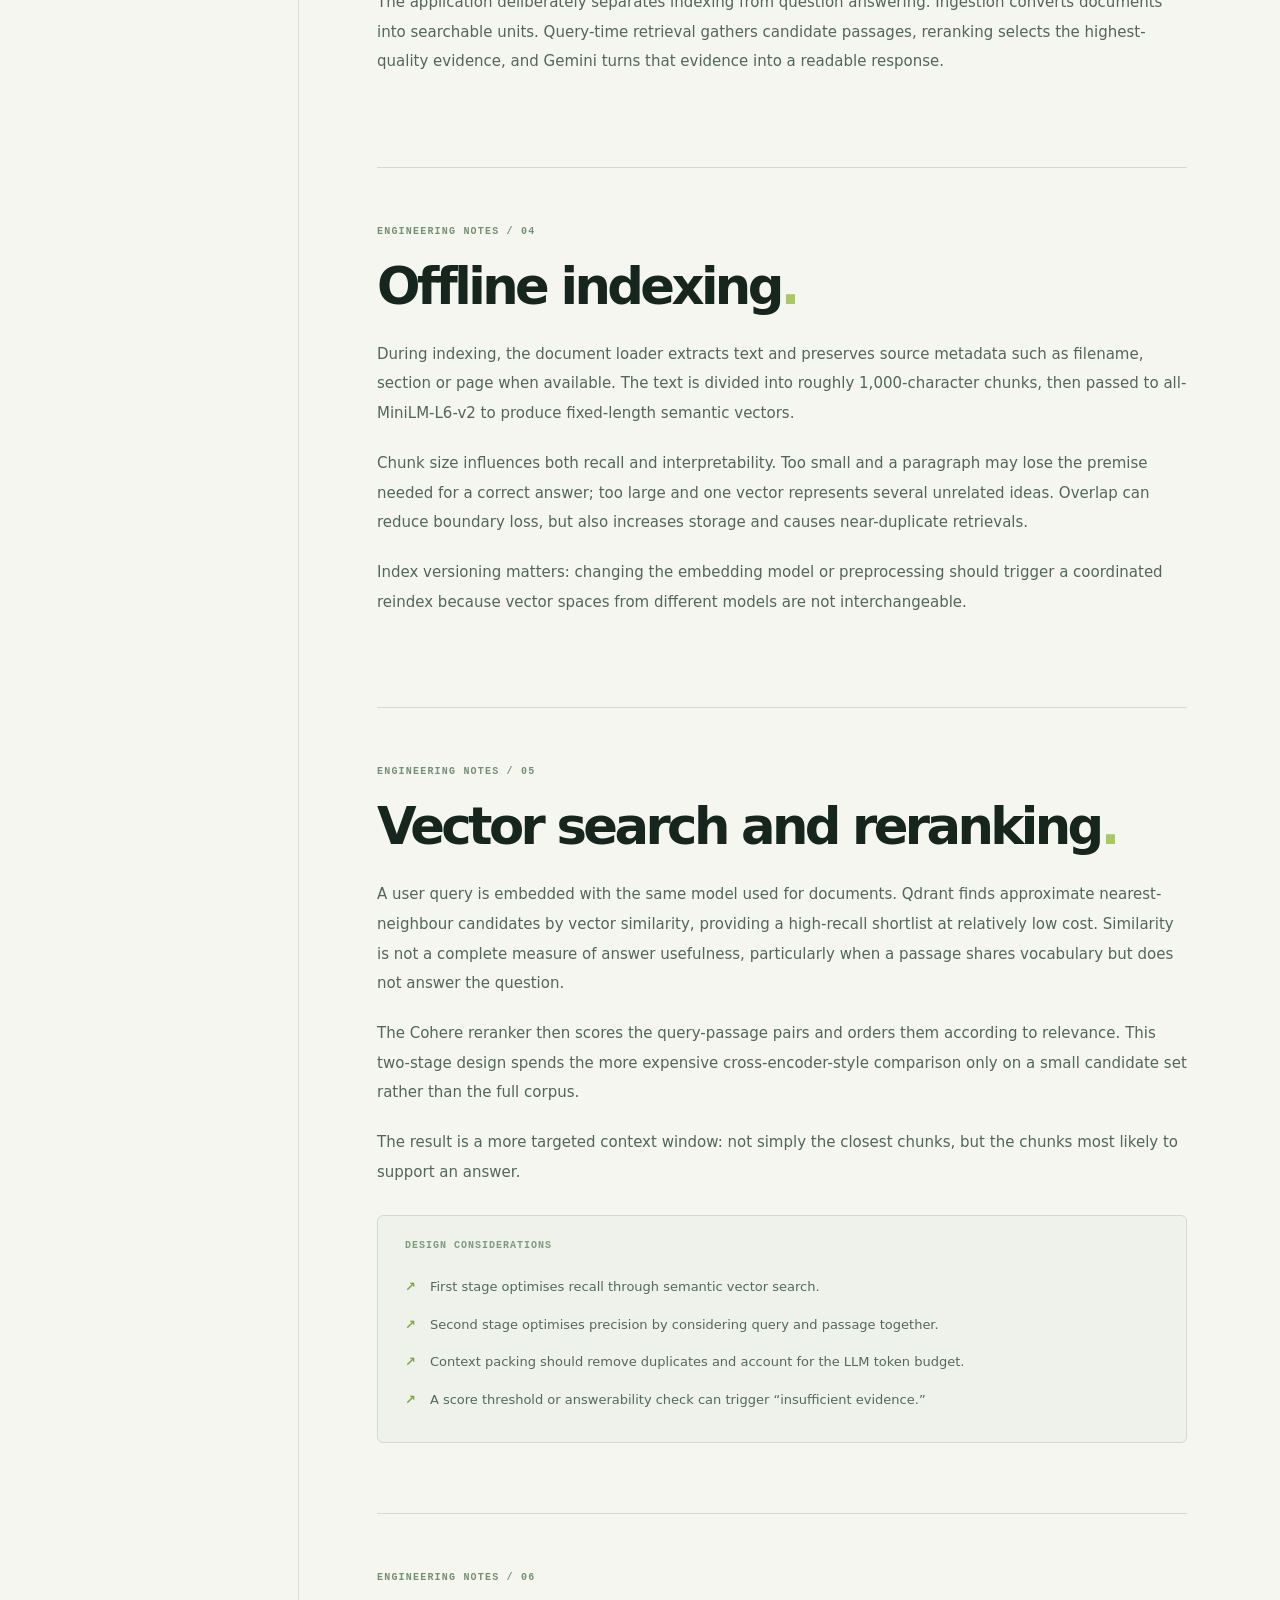
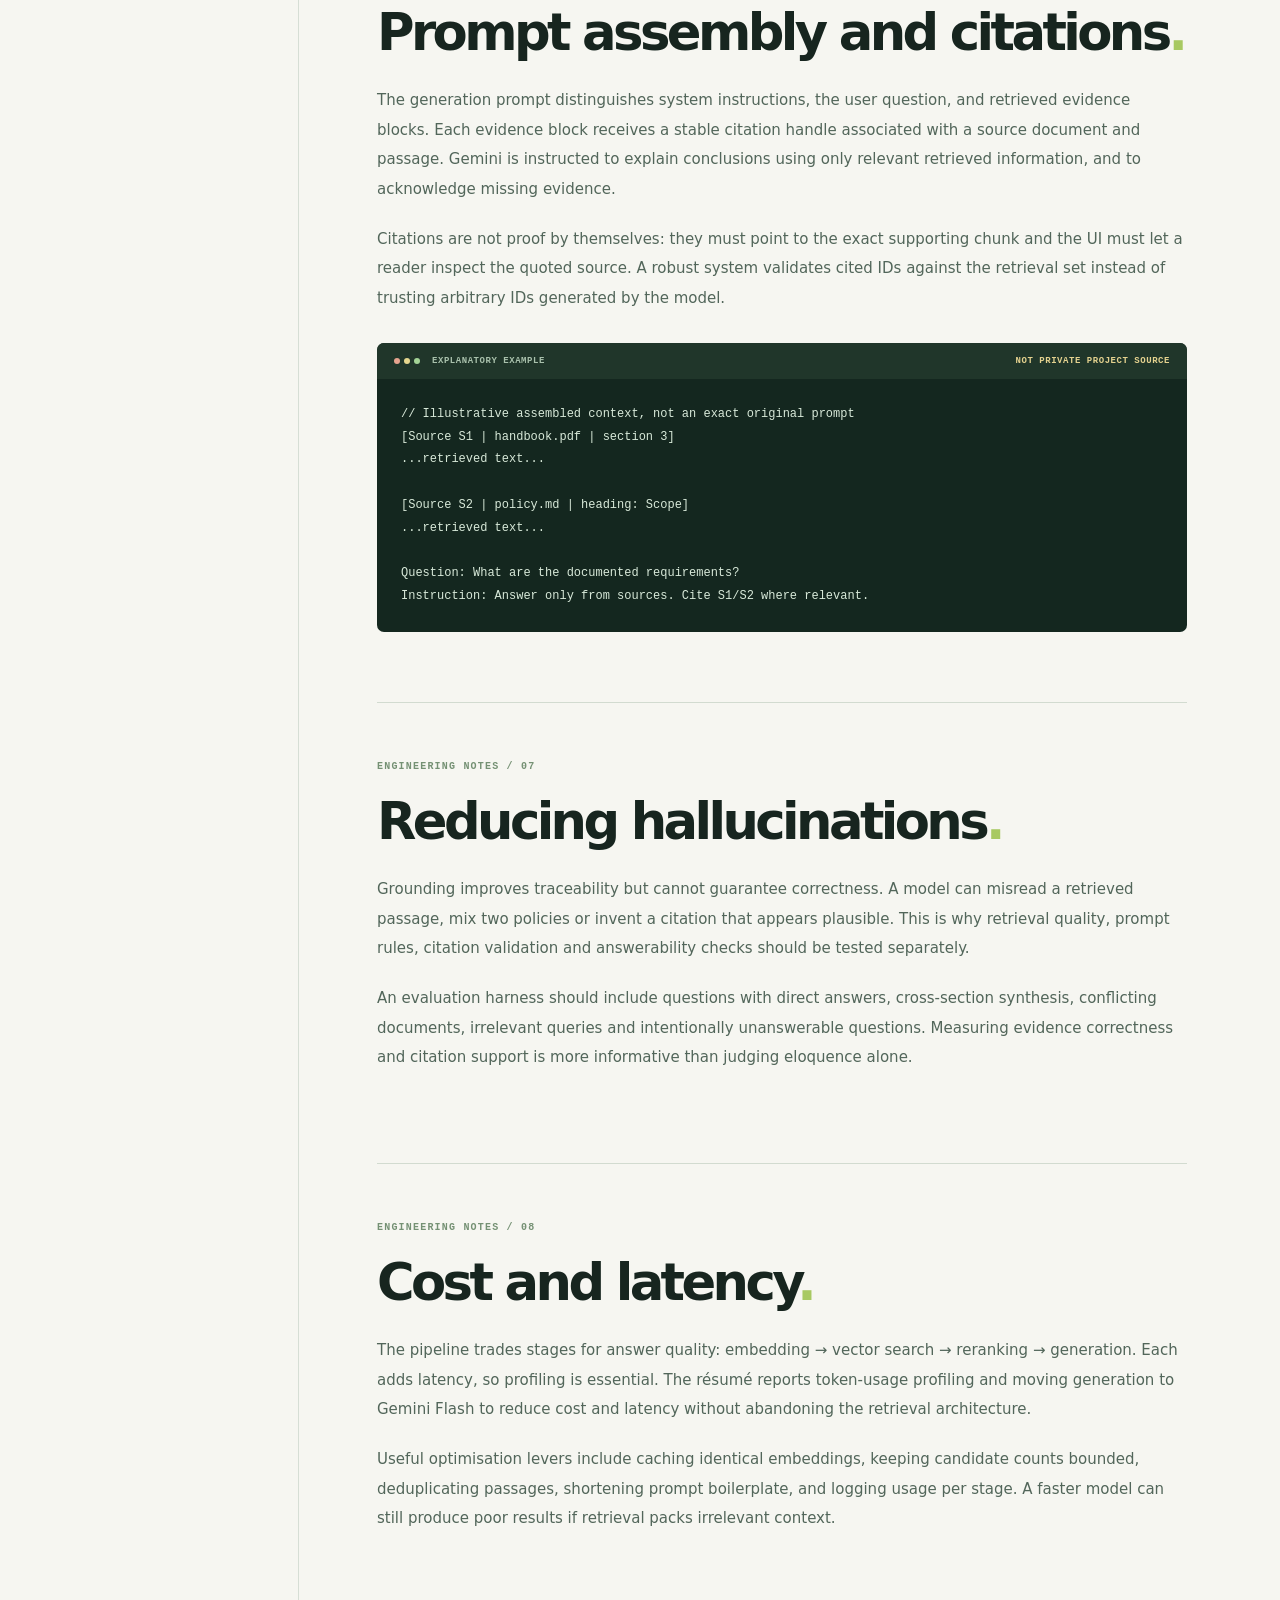
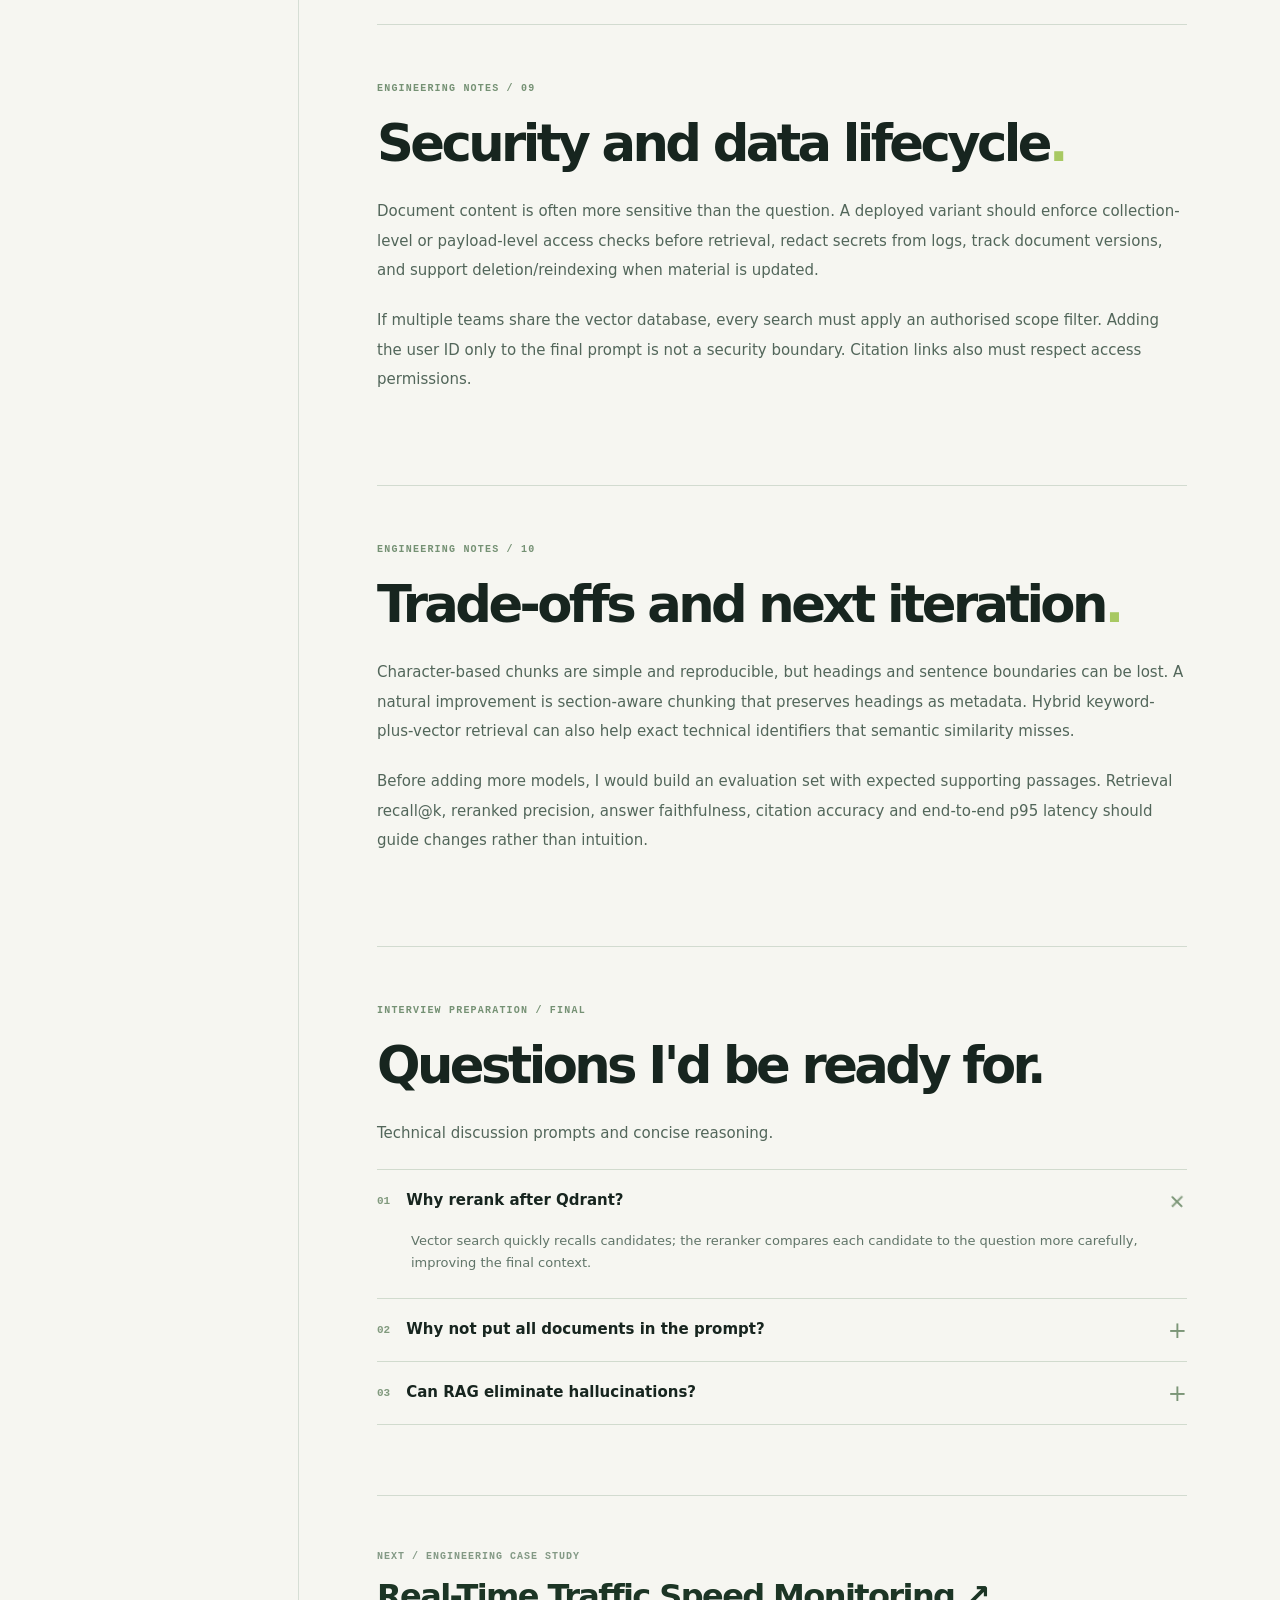
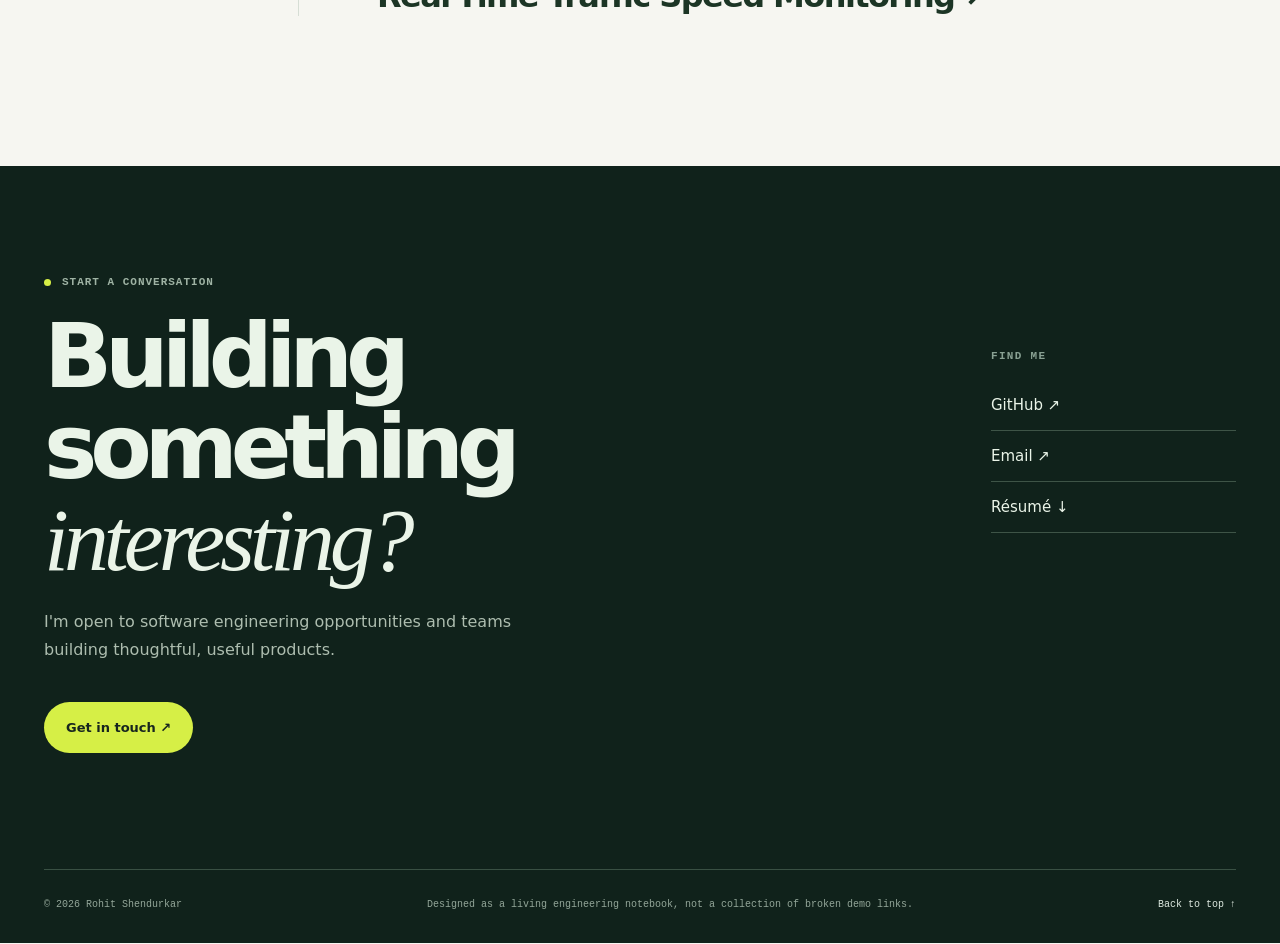
<file: preview/projects/rag-pipeline/index.html>
<!DOCTYPE html><html lang="en"><head><meta charset="utf-8"><meta name="viewport" content="width=device-width, initial-scale=1"><title>Grounded RAG Pipeline | Rohit Shendurkar</title><meta name="description" content="Rohit Shendurkar engineering portfolio and project documentation"><link rel="stylesheet" href="../../globals.css"></head><body id="top"><header class="site-header"><div class="container nav-inner"><a href="../../index.html" class="wordmark"><span class="brand-shape">R<span>.</span></span> Rohit<span class="wordmark-muted"> / Shendurkar</span></a><nav class="nav-links"><a href="../../index.html#work">Work</a><a href="../../index.html#experience">Experience</a><a href="../../index.html#about">About</a><a href="../../projects/index.html">Case studies</a></nav><a href="mailto:rohitshendurkar2017@gmail.com" class="nav-cta"><span>Let's talk</span> ↗</a></div></header><main class="case-main"><section class="case-hero container"><div class="breadcrumb"><a href="../../index.html">HOME</a> › <a href="../index.html">PROJECTS</a> › <span>GROUNDED RAG PIPELINE</span></div><div class="case-hero-grid"><div><div class="eyebrow"><span class="tiny-dot"></span> CASE STUDY 03 / FEATURED / AI ENGINEERING</div><h1>Grounded RAG Pipeline<span>.</span></h1><p class="case-subtitle">Hybrid retrieval decisions, reranking and Gemini generation</p><div class="case-chips"><span>Python</span><span>Qdrant</span><span>Cohere Rerank</span><span>Gemini Flash</span><span>all-MiniLM-L6-v2</span><span>RAG</span></div><div class="case-meta"><div><small>PROJECT TYPE</small><strong>Featured</strong></div><div><small>WHEN</small><strong>2025</strong></div><div><small>SOURCE</small><strong>Résumé / self-report</strong></div></div></div><div class="case-cover"><div class="artwork art-violet"><div class="art-topline"><span class="art-brand">FEATURED / AI ENGINEERING</span><span class="art-indicator">2025 • SYSTEM VIEW</span></div><div class="rag-nodes"><div class="rag-node">STAGE<br><strong>Documents</strong></div><span class="rag-connector"></span><div class="rag-node">STAGE<br><strong>Qdrant</strong></div><span class="rag-connector"></span><div class="rag-node">STAGE<br><strong>Cohere</strong></div><span class="rag-connector"></span><div class="rag-node">STAGE<br><strong>Gemini</strong></div></div><div class="rag-response"><span class="rag-response-icon">✳</span><div><small>GROUNDED RESPONSE</small><p>Answers anchored in retrieved evidence, with source references.</p><div class="rag-pills"><span>[ S1 ]</span><span>[ S2 ]</span><span>[ S3 ]</span></div></div></div><div class="concept-stamp">ILLUSTRATIVE ARTWORK · NOT A PRODUCT SCREENSHOT</div></div></div></div></section><div class="container case-layout"><aside class="case-aside"><div class="aside-sticky"><p class="aside-label">ON THIS PAGE</p><a href="#overview">Overview</a><a href="#architecture">Architecture</a><a href="#evidence">What's established</a><a href="#why-retrieval-augmentation"><span>01</span>Why retrieval augmentation</a><a href="#offline-indexing"><span>02</span>Offline indexing</a><a href="#vector-search-and-reranking"><span>03</span>Vector search and reranking</a><a href="#prompt-assembly-and-citations"><span>04</span>Prompt assembly and citations</a><a href="#reducing-hallucinations"><span>05</span>Reducing hallucinations</a><a href="#cost-and-latency"><span>06</span>Cost and latency</a><a href="#security-and-data-lifecycle"><span>07</span>Security and data lifecycle</a><a href="#trade-offs-and-next-iteration"><span>08</span>Trade-offs and next iteration</a><a href="#questions">Interview questions</a><div class="aside-bottom"><a href="../index.html">← All projects</a></div></div></aside><article class="case-content"><section class="doc-section doc-overview" id="overview"><div class="doc-kicker">THE OVERVIEW / 00</div><h2>The short version.</h2><p class="doc-lead">A document question-answering system pairing embeddings and Qdrant search with Cohere reranking and Gemini responses backed by retrieved context.</p><p class="doc-text">This is an engineering field note: the product goal, the data path, the architectural reasoning, and the edge cases that matter when moving from an idea to dependable software.</p><div class="source-note"><div class="source-icon">i</div><div><strong>Evidence &amp; scope</strong><p>The pipeline components and qualitative efficiency work come from the résumé. Exact evaluation scores, savings percentages and retrieval thresholds were not supplied.</p></div></div></section><section class="doc-section" id="architecture"><div class="doc-kicker">HOW THE SYSTEM FITS / 01</div><h2>The architecture.</h2><p class="doc-text">Follow an example input through the important stages. This is a conceptual documentation diagram, not an exported image of a private system.</p><div class="architecture-flow"><div class="architecture-caption"><span>DATA / CONTROL FLOW</span><span>CONCEPTUAL DESIGN</span></div><div class="flow-steps"><div class="flow-item"><span class="flow-index">01</span><strong>Documents</strong><span class="flow-arrow">↓</span></div><div class="flow-item"><span class="flow-index">02</span><strong>1000-character chunks</strong><span class="flow-arrow">↓</span></div><div class="flow-item"><span class="flow-index">03</span><strong>MiniLM embeddings</strong><span class="flow-arrow">↓</span></div><div class="flow-item"><span class="flow-index">04</span><strong>Qdrant top-k search</strong><span class="flow-arrow">↓</span></div><div class="flow-item"><span class="flow-index">05</span><strong>Cohere reranking</strong><span class="flow-arrow">↓</span></div><div class="flow-item"><span class="flow-index">06</span><strong>Gemini + cited answer</strong><span class="flow-arrow">↓</span></div></div></div></section><section class="doc-section" id="evidence"><div class="doc-kicker">SOURCE-BASED FACTS / 02</div><h2>What's established.</h2><p class="doc-text">Supported by the résumé, owner description or inspected public repositories. Other design content is explanatory rather than a historical implementation claim.</p><div class="evidence-box"><div class="evidence-item"><span class="check-icon">✓</span><p>Chunked documents into ~1,000-character windows and embedded passages with all-MiniLM-L6-v2.</p></div><div class="evidence-item"><span class="check-icon">✓</span><p>Used Qdrant, Cohere reranking and Gemini generation with inline source references.</p></div><div class="evidence-item"><span class="check-icon">✓</span><p>Profiled token usage and selected Gemini Flash for cost/latency efficiency.</p></div></div><p class="doc-caption">Examples, suggested safeguards and future improvements are not claims of deployed features.</p><div class="resource-links"><div class="no-source">Source code is not publicly linked. This page documents the system without inventing a repository URL.</div></div></section><section class="doc-section" id="why-retrieval-augmentation"><div class="doc-kicker">ENGINEERING NOTES / 03</div><h2>Why retrieval augmentation<span class="section-dot">.</span></h2><p class="doc-text">A foundation model can answer general questions but cannot reliably cite or recall a private document it has never seen. This project adds a retrieval step to select relevant passages at question time, limiting the answer space to material that was actually provided.</p><p class="doc-text">The application deliberately separates indexing from question answering. Ingestion converts documents into searchable units. Query-time retrieval gathers candidate passages, reranking selects the highest-quality evidence, and Gemini turns that evidence into a readable response.</p></section><section class="doc-section" id="offline-indexing"><div class="doc-kicker">ENGINEERING NOTES / 04</div><h2>Offline indexing<span class="section-dot">.</span></h2><p class="doc-text">During indexing, the document loader extracts text and preserves source metadata such as filename, section or page when available. The text is divided into roughly 1,000-character chunks, then passed to all-MiniLM-L6-v2 to produce fixed-length semantic vectors.</p><p class="doc-text">Chunk size influences both recall and interpretability. Too small and a paragraph may lose the premise needed for a correct answer; too large and one vector represents several unrelated ideas. Overlap can reduce boundary loss, but also increases storage and causes near-duplicate retrievals.</p><p class="doc-text">Index versioning matters: changing the embedding model or preprocessing should trigger a coordinated reindex because vector spaces from different models are not interchangeable.</p></section><section class="doc-section" id="vector-search-and-reranking"><div class="doc-kicker">ENGINEERING NOTES / 05</div><h2>Vector search and reranking<span class="section-dot">.</span></h2><p class="doc-text">A user query is embedded with the same model used for documents. Qdrant finds approximate nearest-neighbour candidates by vector similarity, providing a high-recall shortlist at relatively low cost. Similarity is not a complete measure of answer usefulness, particularly when a passage shares vocabulary but does not answer the question.</p><p class="doc-text">The Cohere reranker then scores the query-passage pairs and orders them according to relevance. This two-stage design spends the more expensive cross-encoder-style comparison only on a small candidate set rather than the full corpus.</p><p class="doc-text">The result is a more targeted context window: not simply the closest chunks, but the chunks most likely to support an answer.</p><div class="engineering-checklist"><div class="checklist-head">DESIGN CONSIDERATIONS</div><div><span>↗</span>First stage optimises recall through semantic vector search.</div><div><span>↗</span>Second stage optimises precision by considering query and passage together.</div><div><span>↗</span>Context packing should remove duplicates and account for the LLM token budget.</div><div><span>↗</span>A score threshold or answerability check can trigger “insufficient evidence.”</div></div></section><section class="doc-section" id="prompt-assembly-and-citations"><div class="doc-kicker">ENGINEERING NOTES / 06</div><h2>Prompt assembly and citations<span class="section-dot">.</span></h2><p class="doc-text">The generation prompt distinguishes system instructions, the user question, and retrieved evidence blocks. Each evidence block receives a stable citation handle associated with a source document and passage. Gemini is instructed to explain conclusions using only relevant retrieved information, and to acknowledge missing evidence.</p><p class="doc-text">Citations are not proof by themselves: they must point to the exact supporting chunk and the UI must let a reader inspect the quoted source. A robust system validates cited IDs against the retrieval set instead of trusting arbitrary IDs generated by the model.</p><div class="code-example"><div class="code-example-bar"><span><i></i><i></i><i></i></span> EXPLANATORY EXAMPLE <span class="code-label">NOT PRIVATE PROJECT SOURCE</span></div><pre><code>// Illustrative assembled context, not an exact original prompt
[Source S1 | handbook.pdf | section 3]
...retrieved text...

[Source S2 | policy.md | heading: Scope]
...retrieved text...

Question: What are the documented requirements?
Instruction: Answer only from sources. Cite S1/S2 where relevant.</code></pre></div></section><section class="doc-section" id="reducing-hallucinations"><div class="doc-kicker">ENGINEERING NOTES / 07</div><h2>Reducing hallucinations<span class="section-dot">.</span></h2><p class="doc-text">Grounding improves traceability but cannot guarantee correctness. A model can misread a retrieved passage, mix two policies or invent a citation that appears plausible. This is why retrieval quality, prompt rules, citation validation and answerability checks should be tested separately.</p><p class="doc-text">An evaluation harness should include questions with direct answers, cross-section synthesis, conflicting documents, irrelevant queries and intentionally unanswerable questions. Measuring evidence correctness and citation support is more informative than judging eloquence alone.</p></section><section class="doc-section" id="cost-and-latency"><div class="doc-kicker">ENGINEERING NOTES / 08</div><h2>Cost and latency<span class="section-dot">.</span></h2><p class="doc-text">The pipeline trades stages for answer quality: embedding → vector search → reranking → generation. Each adds latency, so profiling is essential. The résumé reports token-usage profiling and moving generation to Gemini Flash to reduce cost and latency without abandoning the retrieval architecture.</p><p class="doc-text">Useful optimisation levers include caching identical embeddings, keeping candidate counts bounded, deduplicating passages, shortening prompt boilerplate, and logging usage per stage. A faster model can still produce poor results if retrieval packs irrelevant context.</p></section><section class="doc-section" id="security-and-data-lifecycle"><div class="doc-kicker">ENGINEERING NOTES / 09</div><h2>Security and data lifecycle<span class="section-dot">.</span></h2><p class="doc-text">Document content is often more sensitive than the question. A deployed variant should enforce collection-level or payload-level access checks before retrieval, redact secrets from logs, track document versions, and support deletion/reindexing when material is updated.</p><p class="doc-text">If multiple teams share the vector database, every search must apply an authorised scope filter. Adding the user ID only to the final prompt is not a security boundary. Citation links also must respect access permissions.</p></section><section class="doc-section" id="trade-offs-and-next-iteration"><div class="doc-kicker">ENGINEERING NOTES / 10</div><h2>Trade-offs and next iteration<span class="section-dot">.</span></h2><p class="doc-text">Character-based chunks are simple and reproducible, but headings and sentence boundaries can be lost. A natural improvement is section-aware chunking that preserves headings as metadata. Hybrid keyword-plus-vector retrieval can also help exact technical identifiers that semantic similarity misses.</p><p class="doc-text">Before adding more models, I would build an evaluation set with expected supporting passages. Retrieval recall@k, reranked precision, answer faithfulness, citation accuracy and end-to-end p95 latency should guide changes rather than intuition.</p></section><section class="doc-section questions-section" id="questions"><div class="doc-kicker">INTERVIEW PREPARATION / FINAL</div><h2>Questions I'd be ready for.</h2><p class="doc-text">Technical discussion prompts and concise reasoning.</p><div class="questions-list"><details open><summary><span>01</span><strong>Why rerank after Qdrant?</strong><span class="question-plus">+</span></summary><p>Vector search quickly recalls candidates; the reranker compares each candidate to the question more carefully, improving the final context.</p></details><details ><summary><span>02</span><strong>Why not put all documents in the prompt?</strong><span class="question-plus">+</span></summary><p>It is expensive, limited by context length and often lowers relevance. Retrieval keeps the evidence focused.</p></details><details ><summary><span>03</span><strong>Can RAG eliminate hallucinations?</strong><span class="question-plus">+</span></summary><p>No. It offers evidence grounding and auditability, but needs abstention, evaluation and citation checks.</p></details></div></section><div class="next-case"><span>NEXT / ENGINEERING CASE STUDY</span><a href="../traffic-vision/index.html">Real-Time Traffic Speed Monitoring ↗</a></div></article></div></main><footer class="footer" id="contact"><div class="container"><div class="footer-top"><div><div class="eyebrow light"><span class="tiny-dot"></span> START A CONVERSATION</div><h2>Building something<br><em>interesting?</em></h2><p>I'm open to software engineering opportunities and teams building thoughtful, useful products.</p><a class="btn btn-light" href="mailto:rohitshendurkar2017@gmail.com">Get in touch ↗</a></div><div class="footer-links"><div class="footer-links-label">FIND ME</div><a href="https://github.com/rohit200x" target="_blank" rel="noopener noreferrer">GitHub ↗</a><a href="mailto:rohitshendurkar2017@gmail.com">Email ↗</a><a href="../../resume.pdf" download>Résumé ↓</a></div></div><div class="footer-bottom"><span>© 2026 Rohit Shendurkar</span><span>Designed as a living engineering notebook, not a collection of broken demo links.</span><a href="#top">Back to top ↑</a></div></div></footer></body></html>
</file>
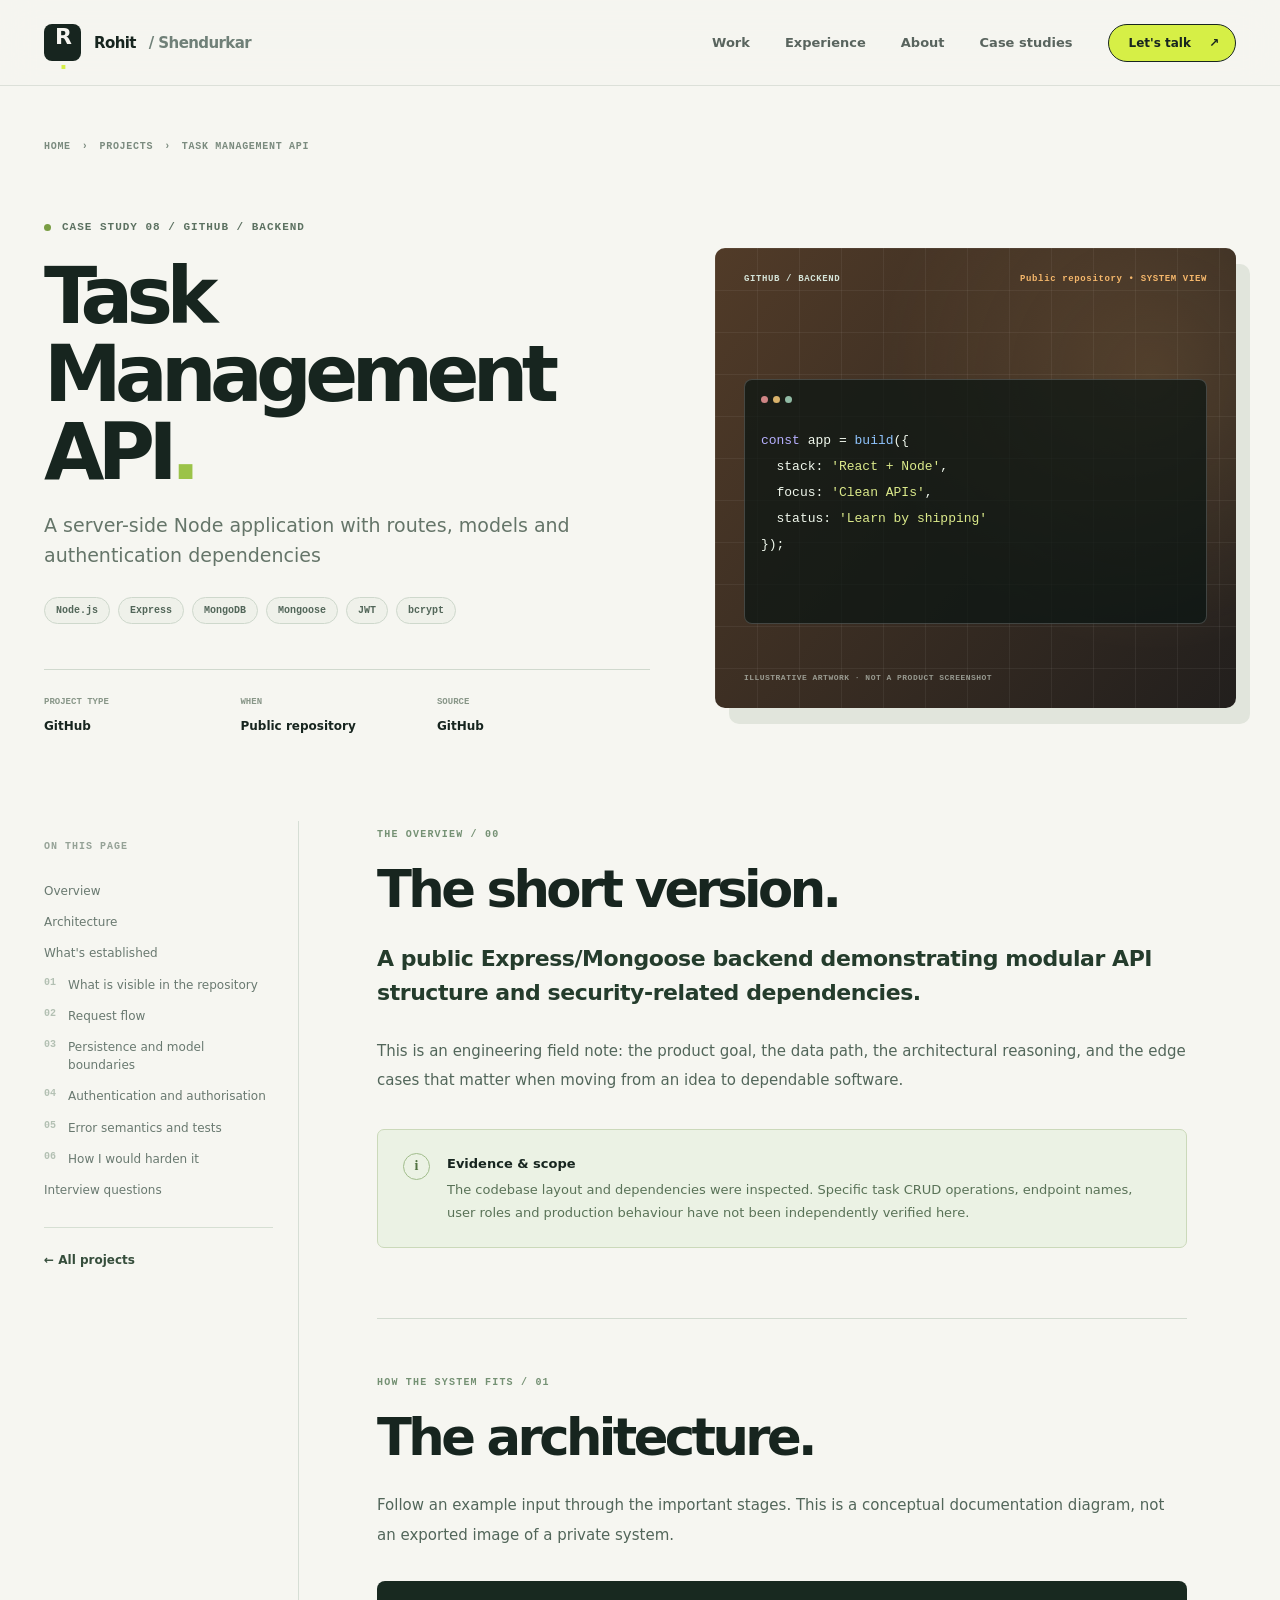
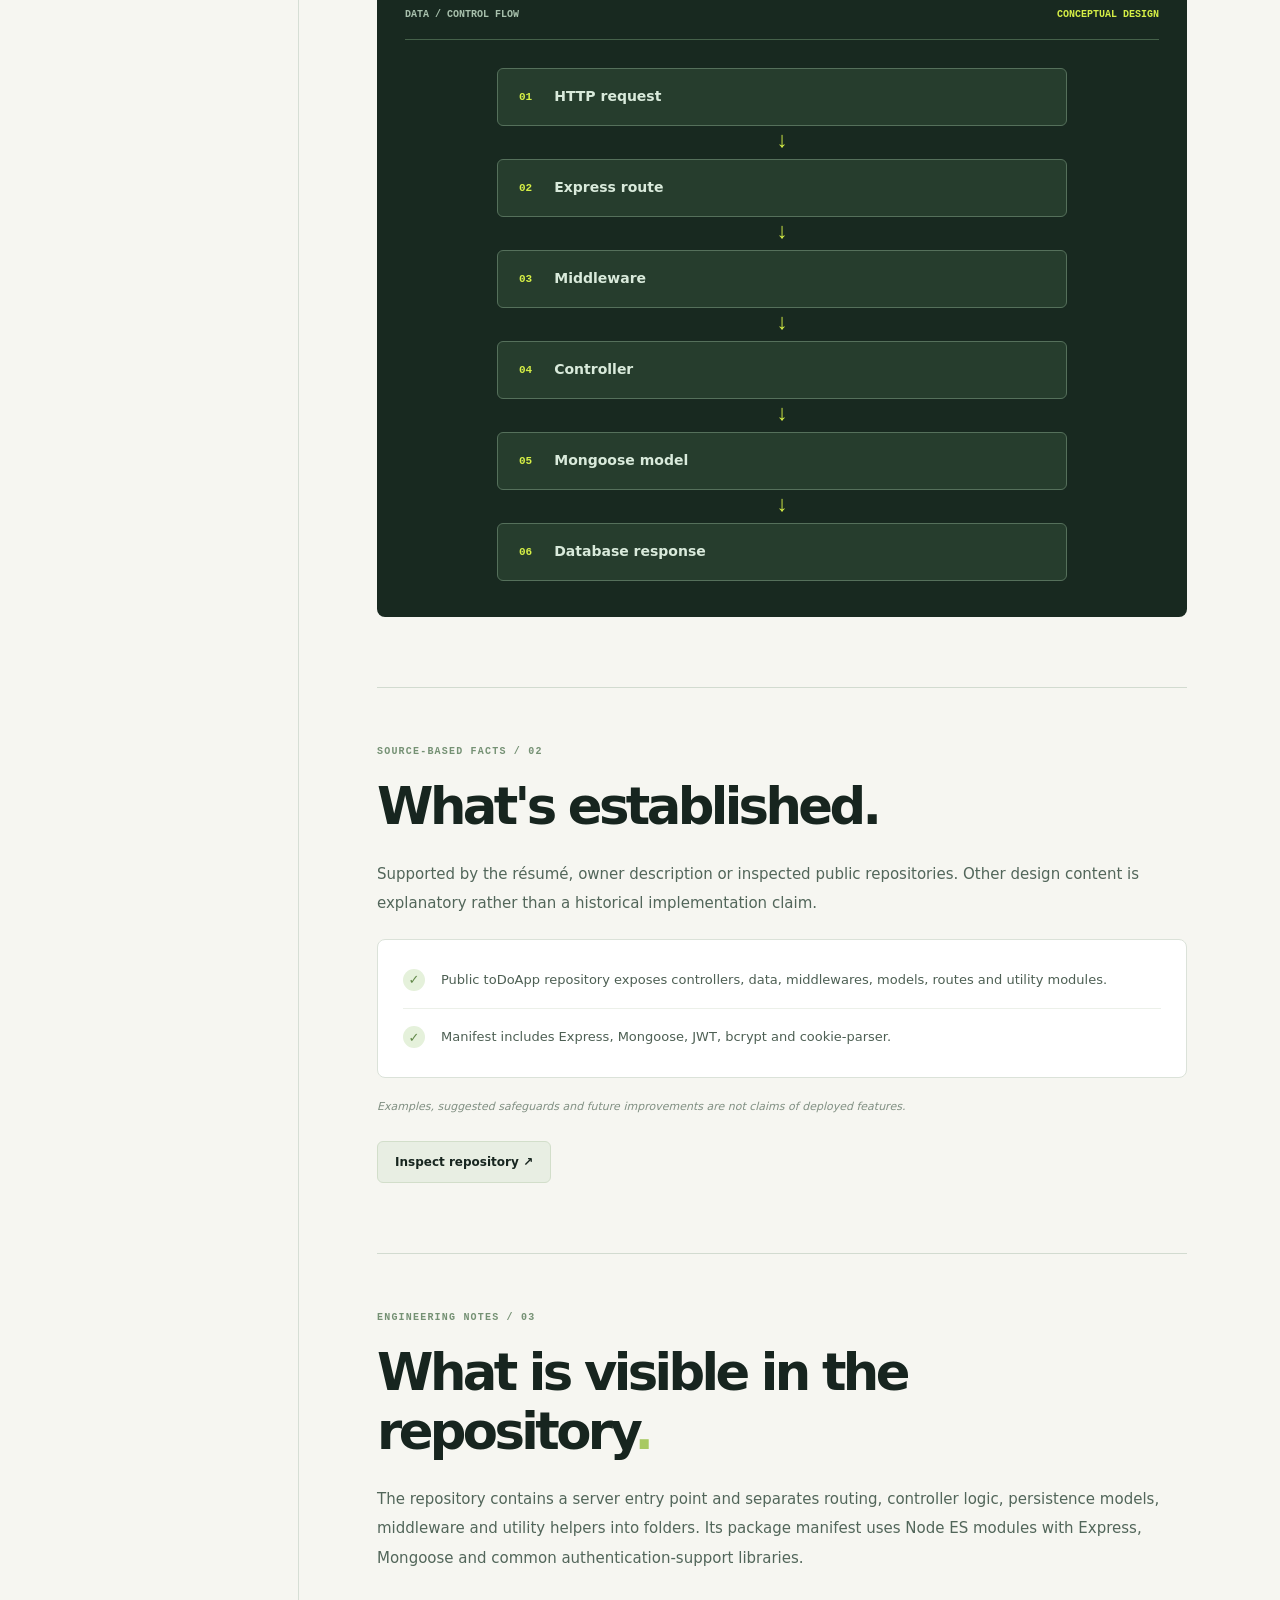
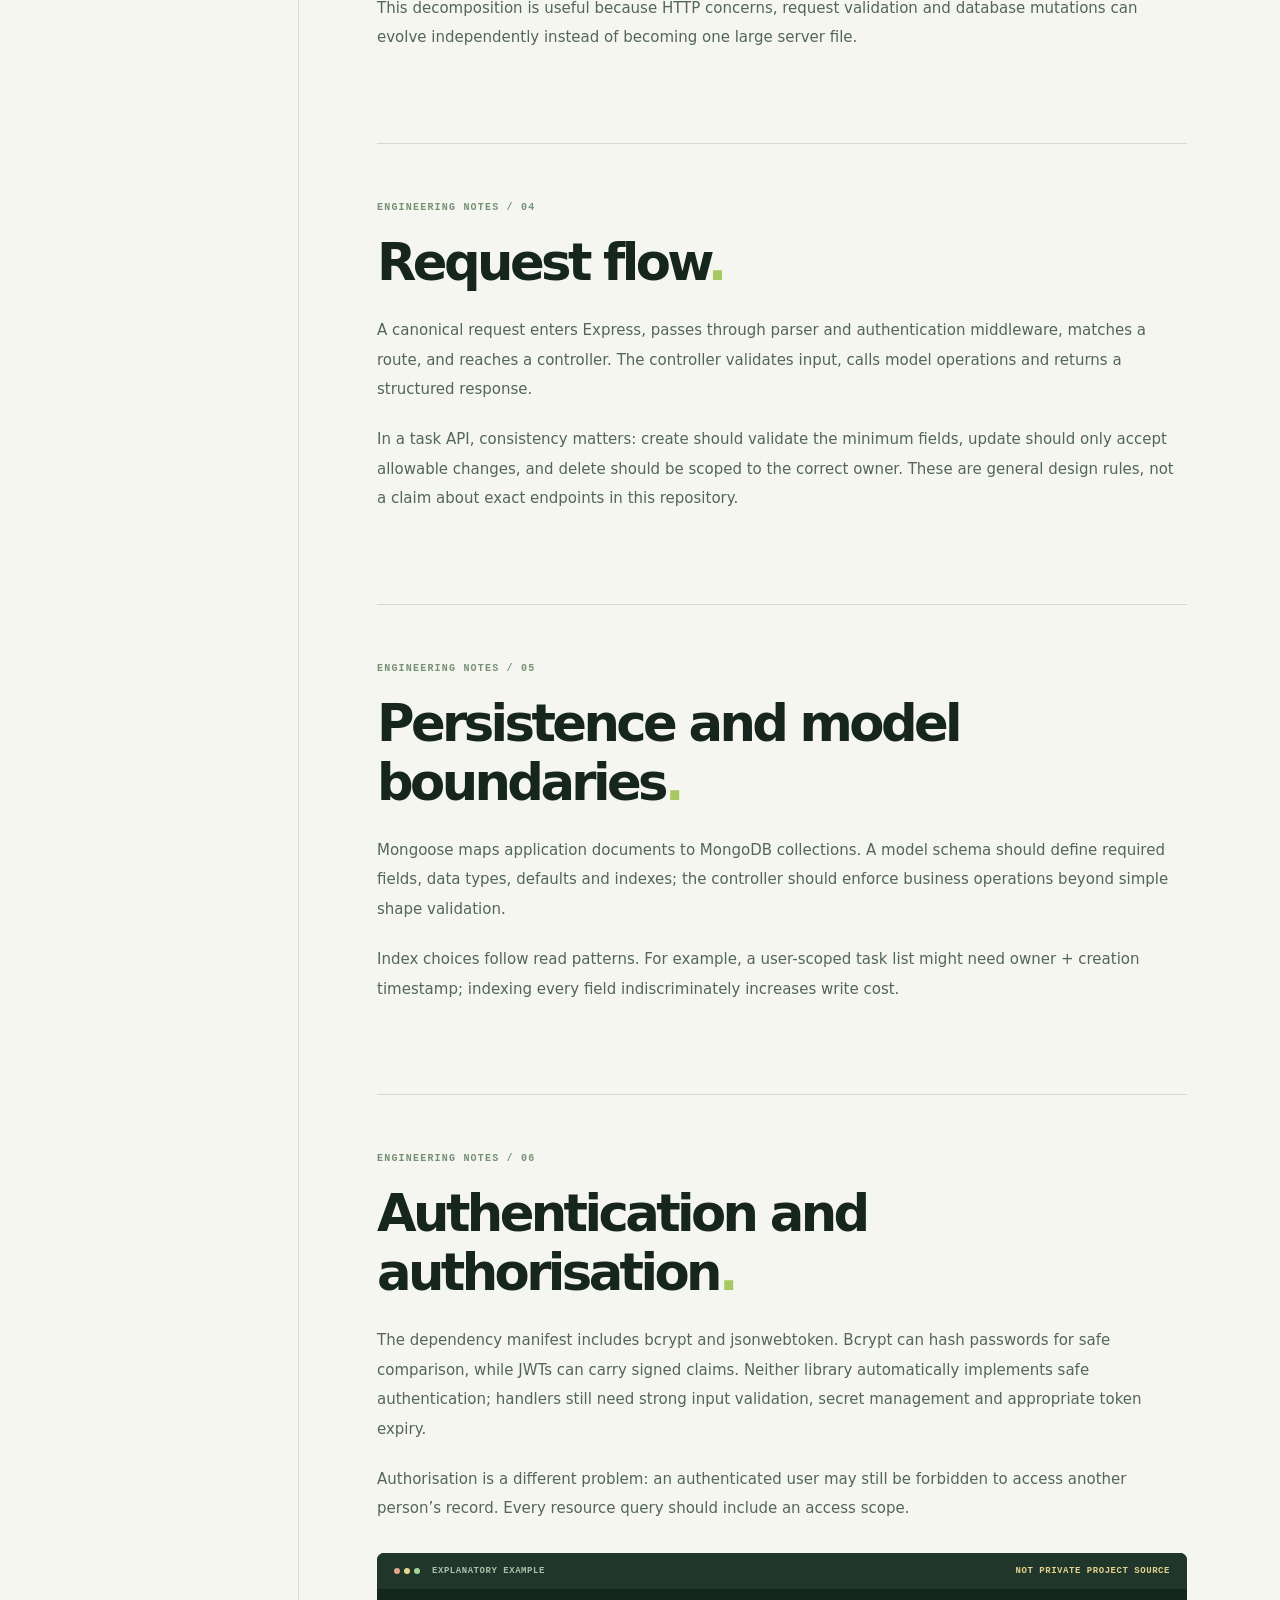
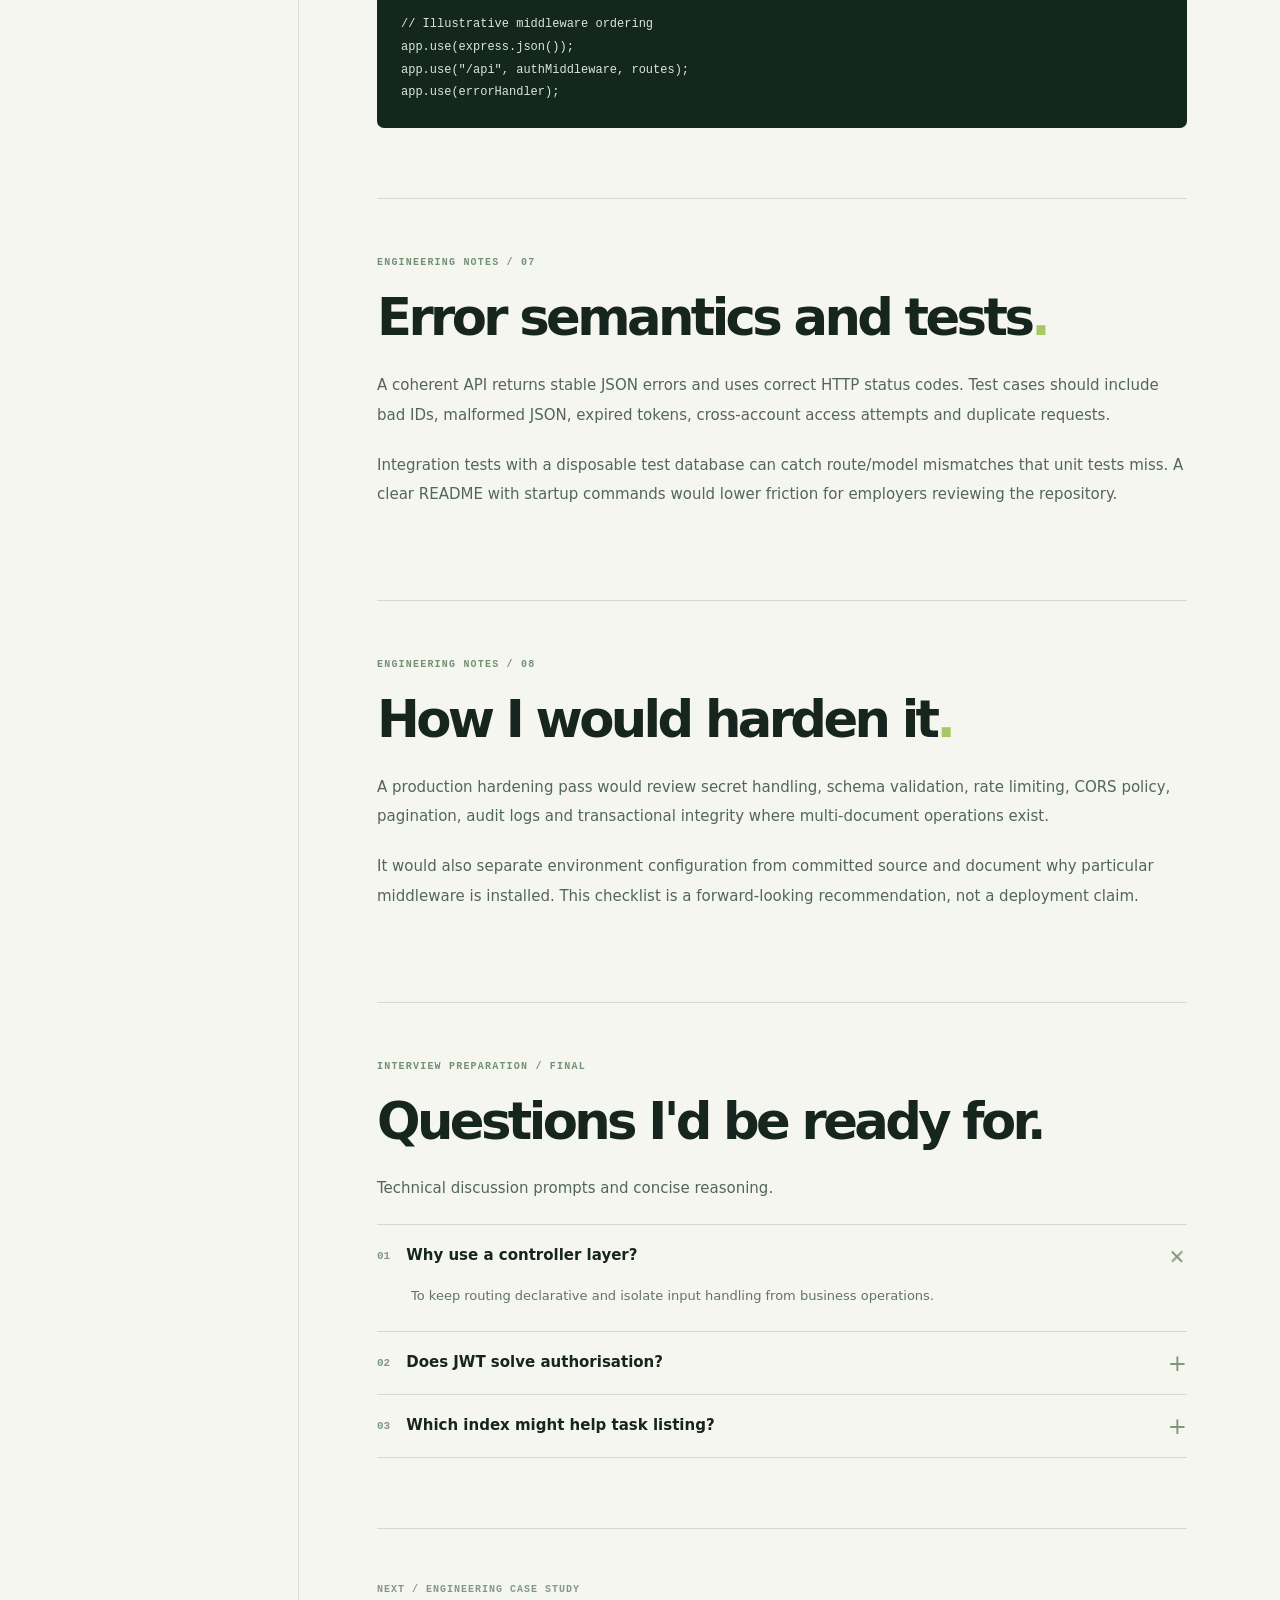
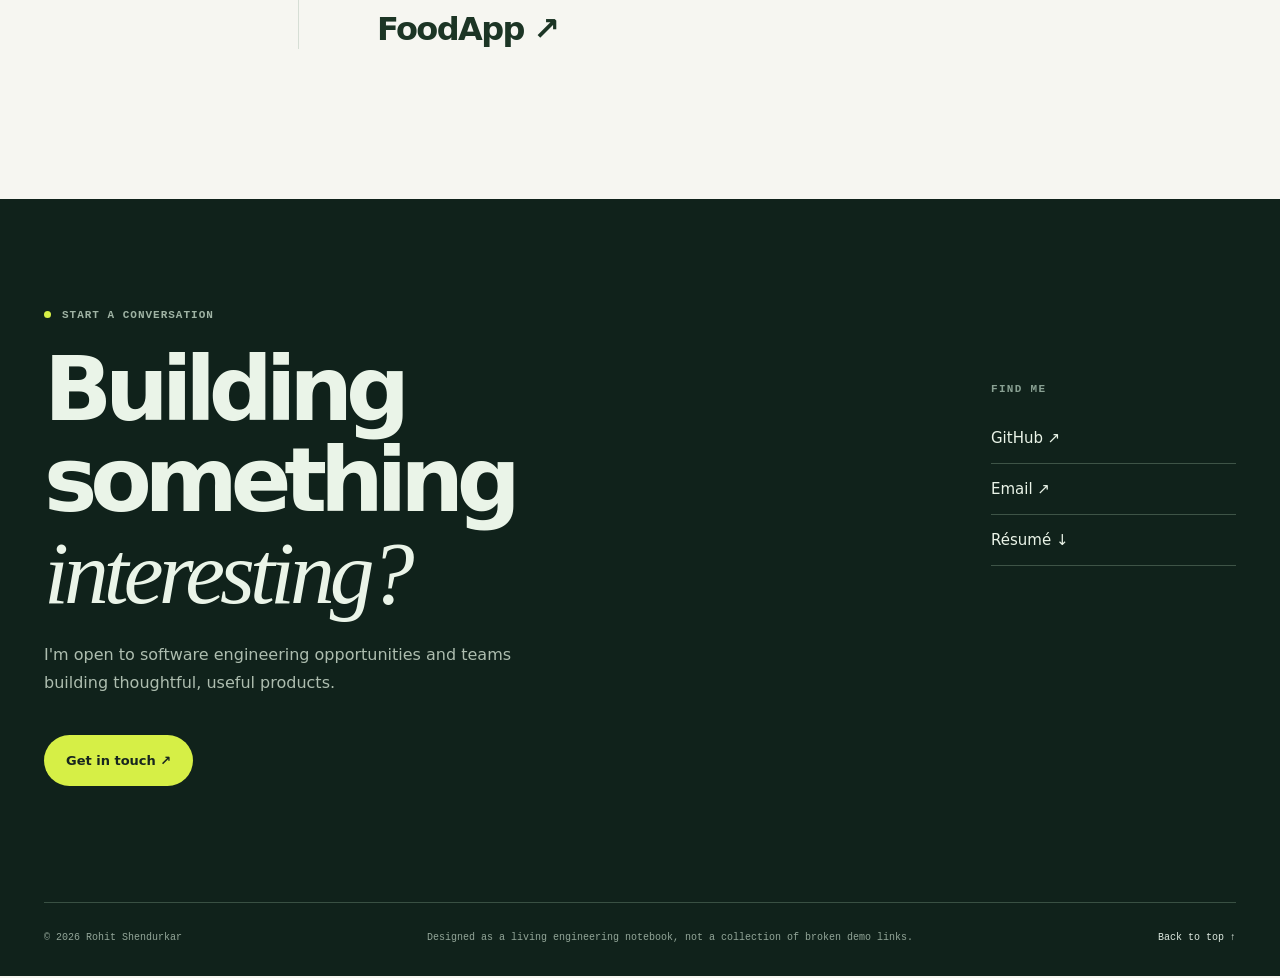
<file: preview/projects/todo-api/index.html>
<!DOCTYPE html><html lang="en"><head><meta charset="utf-8"><meta name="viewport" content="width=device-width, initial-scale=1"><title>Task Management API | Rohit Shendurkar</title><meta name="description" content="Rohit Shendurkar engineering portfolio and project documentation"><link rel="stylesheet" href="../../globals.css"></head><body id="top"><header class="site-header"><div class="container nav-inner"><a href="../../index.html" class="wordmark"><span class="brand-shape">R<span>.</span></span> Rohit<span class="wordmark-muted"> / Shendurkar</span></a><nav class="nav-links"><a href="../../index.html#work">Work</a><a href="../../index.html#experience">Experience</a><a href="../../index.html#about">About</a><a href="../../projects/index.html">Case studies</a></nav><a href="mailto:rohitshendurkar2017@gmail.com" class="nav-cta"><span>Let's talk</span> ↗</a></div></header><main class="case-main"><section class="case-hero container"><div class="breadcrumb"><a href="../../index.html">HOME</a> › <a href="../index.html">PROJECTS</a> › <span>TASK MANAGEMENT API</span></div><div class="case-hero-grid"><div><div class="eyebrow"><span class="tiny-dot"></span> CASE STUDY 08 / GITHUB / BACKEND</div><h1>Task Management API<span>.</span></h1><p class="case-subtitle">A server-side Node application with routes, models and authentication dependencies</p><div class="case-chips"><span>Node.js</span><span>Express</span><span>MongoDB</span><span>Mongoose</span><span>JWT</span><span>bcrypt</span></div><div class="case-meta"><div><small>PROJECT TYPE</small><strong>GitHub</strong></div><div><small>WHEN</small><strong>Public repository</strong></div><div><small>SOURCE</small><strong>GitHub</strong></div></div></div><div class="case-cover"><div class="artwork art-orange"><div class="art-topline"><span class="art-brand">GITHUB / BACKEND</span><span class="art-indicator">Public repository • SYSTEM VIEW</span></div><div class="code-window"><div class="code-dots"><b></b><b></b><b></b></div><div class="code-mock"><span class="code-purple">const</span> app = <span class="code-blue">build</span>({<br>&nbsp; stack: <span class="code-yellow">'React + Node'</span>,<br>&nbsp; focus: <span class="code-yellow">'Clean APIs'</span>,<br>&nbsp; status: <span class="code-yellow">'Learn by shipping'</span><br>});</div></div><div class="concept-stamp">ILLUSTRATIVE ARTWORK · NOT A PRODUCT SCREENSHOT</div></div></div></div></section><div class="container case-layout"><aside class="case-aside"><div class="aside-sticky"><p class="aside-label">ON THIS PAGE</p><a href="#overview">Overview</a><a href="#architecture">Architecture</a><a href="#evidence">What's established</a><a href="#what-is-visible-in-the-repository"><span>01</span>What is visible in the repository</a><a href="#request-flow"><span>02</span>Request flow</a><a href="#persistence-and-model-boundaries"><span>03</span>Persistence and model boundaries</a><a href="#authentication-and-authorisation"><span>04</span>Authentication and authorisation</a><a href="#error-semantics-and-tests"><span>05</span>Error semantics and tests</a><a href="#how-i-would-harden-it"><span>06</span>How I would harden it</a><a href="#questions">Interview questions</a><div class="aside-bottom"><a href="../index.html">← All projects</a></div></div></aside><article class="case-content"><section class="doc-section doc-overview" id="overview"><div class="doc-kicker">THE OVERVIEW / 00</div><h2>The short version.</h2><p class="doc-lead">A public Express/Mongoose backend demonstrating modular API structure and security-related dependencies.</p><p class="doc-text">This is an engineering field note: the product goal, the data path, the architectural reasoning, and the edge cases that matter when moving from an idea to dependable software.</p><div class="source-note"><div class="source-icon">i</div><div><strong>Evidence &amp; scope</strong><p>The codebase layout and dependencies were inspected. Specific task CRUD operations, endpoint names, user roles and production behaviour have not been independently verified here.</p></div></div></section><section class="doc-section" id="architecture"><div class="doc-kicker">HOW THE SYSTEM FITS / 01</div><h2>The architecture.</h2><p class="doc-text">Follow an example input through the important stages. This is a conceptual documentation diagram, not an exported image of a private system.</p><div class="architecture-flow"><div class="architecture-caption"><span>DATA / CONTROL FLOW</span><span>CONCEPTUAL DESIGN</span></div><div class="flow-steps"><div class="flow-item"><span class="flow-index">01</span><strong>HTTP request</strong><span class="flow-arrow">↓</span></div><div class="flow-item"><span class="flow-index">02</span><strong>Express route</strong><span class="flow-arrow">↓</span></div><div class="flow-item"><span class="flow-index">03</span><strong>Middleware</strong><span class="flow-arrow">↓</span></div><div class="flow-item"><span class="flow-index">04</span><strong>Controller</strong><span class="flow-arrow">↓</span></div><div class="flow-item"><span class="flow-index">05</span><strong>Mongoose model</strong><span class="flow-arrow">↓</span></div><div class="flow-item"><span class="flow-index">06</span><strong>Database response</strong><span class="flow-arrow">↓</span></div></div></div></section><section class="doc-section" id="evidence"><div class="doc-kicker">SOURCE-BASED FACTS / 02</div><h2>What's established.</h2><p class="doc-text">Supported by the résumé, owner description or inspected public repositories. Other design content is explanatory rather than a historical implementation claim.</p><div class="evidence-box"><div class="evidence-item"><span class="check-icon">✓</span><p>Public toDoApp repository exposes controllers, data, middlewares, models, routes and utility modules.</p></div><div class="evidence-item"><span class="check-icon">✓</span><p>Manifest includes Express, Mongoose, JWT, bcrypt and cookie-parser.</p></div></div><p class="doc-caption">Examples, suggested safeguards and future improvements are not claims of deployed features.</p><div class="resource-links"><a href="https://github.com/rohit200x/toDoApp" target="_blank" rel="noopener noreferrer">Inspect repository ↗</a></div></section><section class="doc-section" id="what-is-visible-in-the-repository"><div class="doc-kicker">ENGINEERING NOTES / 03</div><h2>What is visible in the repository<span class="section-dot">.</span></h2><p class="doc-text">The repository contains a server entry point and separates routing, controller logic, persistence models, middleware and utility helpers into folders. Its package manifest uses Node ES modules with Express, Mongoose and common authentication-support libraries.</p><p class="doc-text">This decomposition is useful because HTTP concerns, request validation and database mutations can evolve independently instead of becoming one large server file.</p></section><section class="doc-section" id="request-flow"><div class="doc-kicker">ENGINEERING NOTES / 04</div><h2>Request flow<span class="section-dot">.</span></h2><p class="doc-text">A canonical request enters Express, passes through parser and authentication middleware, matches a route, and reaches a controller. The controller validates input, calls model operations and returns a structured response.</p><p class="doc-text">In a task API, consistency matters: create should validate the minimum fields, update should only accept allowable changes, and delete should be scoped to the correct owner. These are general design rules, not a claim about exact endpoints in this repository.</p></section><section class="doc-section" id="persistence-and-model-boundaries"><div class="doc-kicker">ENGINEERING NOTES / 05</div><h2>Persistence and model boundaries<span class="section-dot">.</span></h2><p class="doc-text">Mongoose maps application documents to MongoDB collections. A model schema should define required fields, data types, defaults and indexes; the controller should enforce business operations beyond simple shape validation.</p><p class="doc-text">Index choices follow read patterns. For example, a user-scoped task list might need owner + creation timestamp; indexing every field indiscriminately increases write cost.</p></section><section class="doc-section" id="authentication-and-authorisation"><div class="doc-kicker">ENGINEERING NOTES / 06</div><h2>Authentication and authorisation<span class="section-dot">.</span></h2><p class="doc-text">The dependency manifest includes bcrypt and jsonwebtoken. Bcrypt can hash passwords for safe comparison, while JWTs can carry signed claims. Neither library automatically implements safe authentication; handlers still need strong input validation, secret management and appropriate token expiry.</p><p class="doc-text">Authorisation is a different problem: an authenticated user may still be forbidden to access another person’s record. Every resource query should include an access scope.</p><div class="code-example"><div class="code-example-bar"><span><i></i><i></i><i></i></span> EXPLANATORY EXAMPLE <span class="code-label">NOT PRIVATE PROJECT SOURCE</span></div><pre><code>// Illustrative middleware ordering
app.use(express.json());
app.use(&quot;/api&quot;, authMiddleware, routes);
app.use(errorHandler);</code></pre></div></section><section class="doc-section" id="error-semantics-and-tests"><div class="doc-kicker">ENGINEERING NOTES / 07</div><h2>Error semantics and tests<span class="section-dot">.</span></h2><p class="doc-text">A coherent API returns stable JSON errors and uses correct HTTP status codes. Test cases should include bad IDs, malformed JSON, expired tokens, cross-account access attempts and duplicate requests.</p><p class="doc-text">Integration tests with a disposable test database can catch route/model mismatches that unit tests miss. A clear README with startup commands would lower friction for employers reviewing the repository.</p></section><section class="doc-section" id="how-i-would-harden-it"><div class="doc-kicker">ENGINEERING NOTES / 08</div><h2>How I would harden it<span class="section-dot">.</span></h2><p class="doc-text">A production hardening pass would review secret handling, schema validation, rate limiting, CORS policy, pagination, audit logs and transactional integrity where multi-document operations exist.</p><p class="doc-text">It would also separate environment configuration from committed source and document why particular middleware is installed. This checklist is a forward-looking recommendation, not a deployment claim.</p></section><section class="doc-section questions-section" id="questions"><div class="doc-kicker">INTERVIEW PREPARATION / FINAL</div><h2>Questions I'd be ready for.</h2><p class="doc-text">Technical discussion prompts and concise reasoning.</p><div class="questions-list"><details open><summary><span>01</span><strong>Why use a controller layer?</strong><span class="question-plus">+</span></summary><p>To keep routing declarative and isolate input handling from business operations.</p></details><details ><summary><span>02</span><strong>Does JWT solve authorisation?</strong><span class="question-plus">+</span></summary><p>No. JWT validates identity/claims; every resource access still needs explicit permission checks.</p></details><details ><summary><span>03</span><strong>Which index might help task listing?</strong><span class="question-plus">+</span></summary><p>An index aligned to owner and sort/filter fields, selected after inspecting real query patterns.</p></details></div></section><div class="next-case"><span>NEXT / ENGINEERING CASE STUDY</span><a href="../foodapp/index.html">FoodApp ↗</a></div></article></div></main><footer class="footer" id="contact"><div class="container"><div class="footer-top"><div><div class="eyebrow light"><span class="tiny-dot"></span> START A CONVERSATION</div><h2>Building something<br><em>interesting?</em></h2><p>I'm open to software engineering opportunities and teams building thoughtful, useful products.</p><a class="btn btn-light" href="mailto:rohitshendurkar2017@gmail.com">Get in touch ↗</a></div><div class="footer-links"><div class="footer-links-label">FIND ME</div><a href="https://github.com/rohit200x" target="_blank" rel="noopener noreferrer">GitHub ↗</a><a href="mailto:rohitshendurkar2017@gmail.com">Email ↗</a><a href="../../resume.pdf" download>Résumé ↓</a></div></div><div class="footer-bottom"><span>© 2026 Rohit Shendurkar</span><span>Designed as a living engineering notebook, not a collection of broken demo links.</span><a href="#top">Back to top ↑</a></div></div></footer></body></html>
</file>
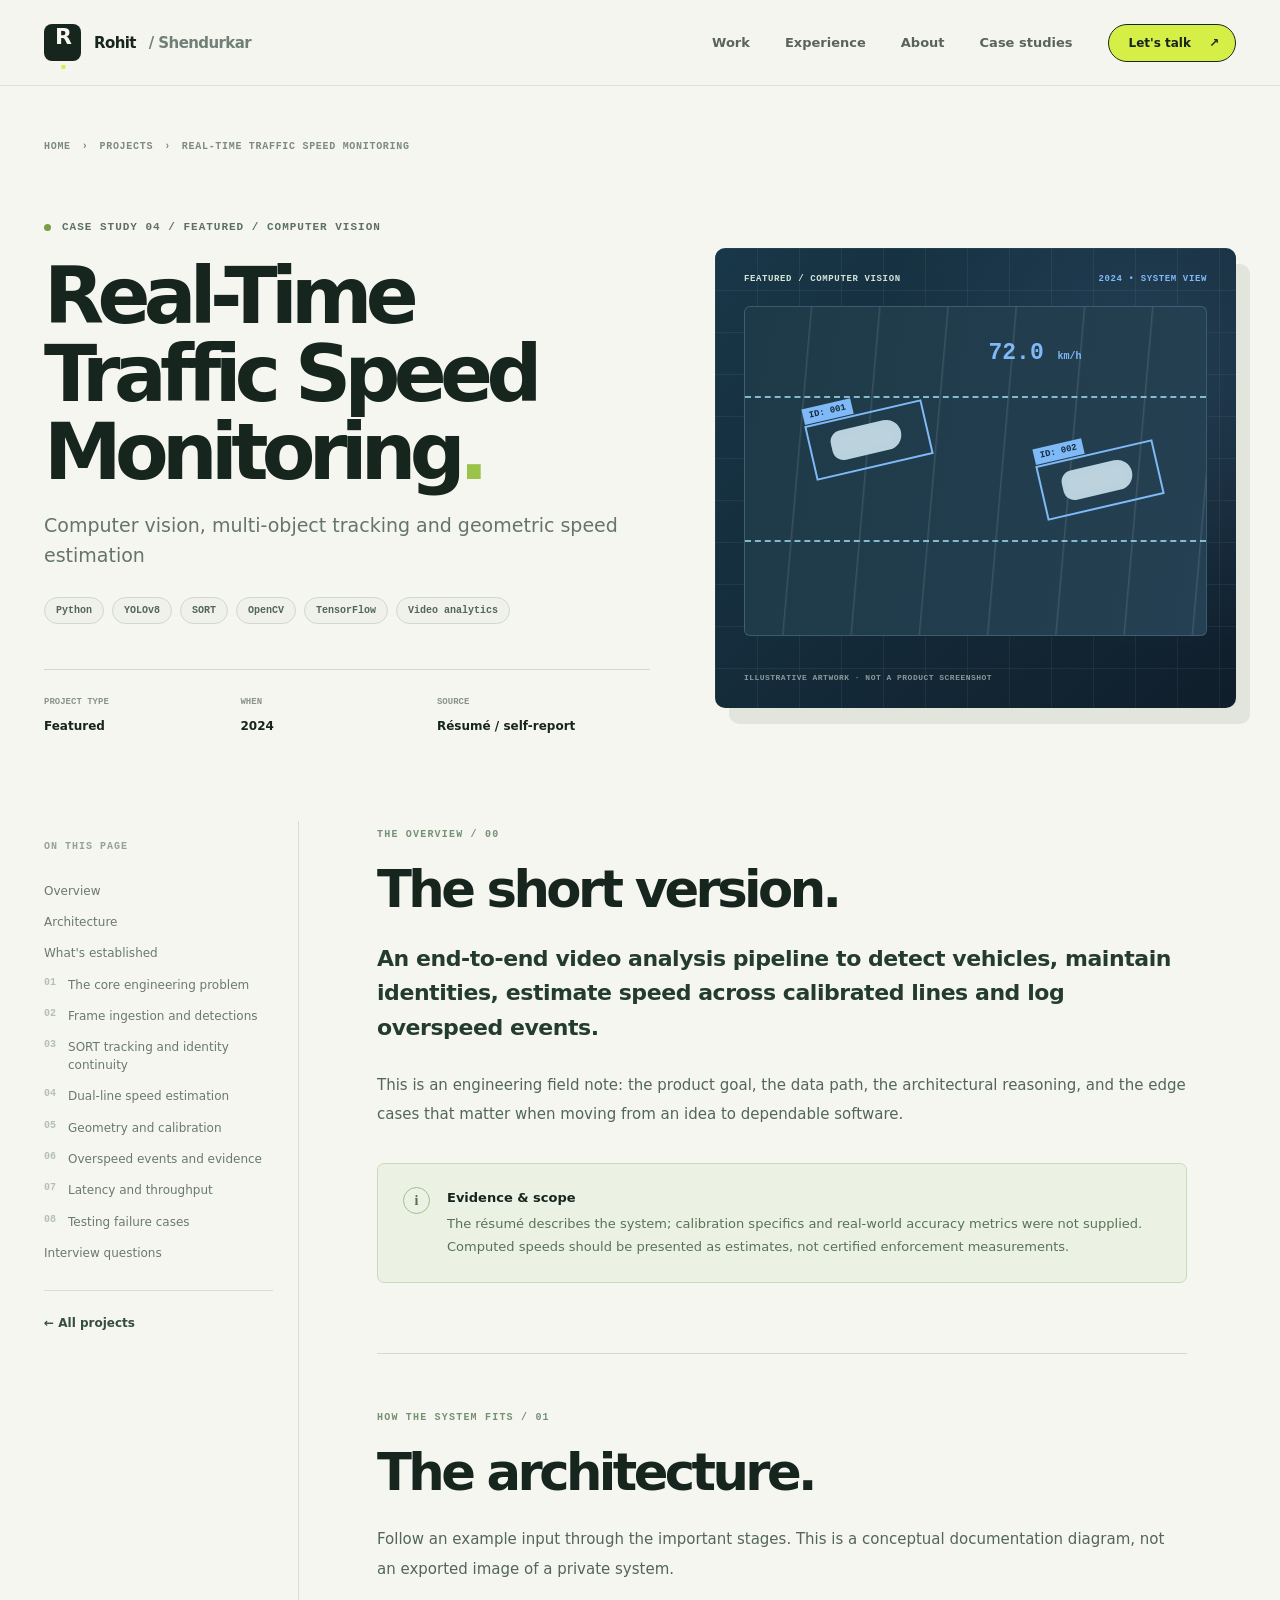
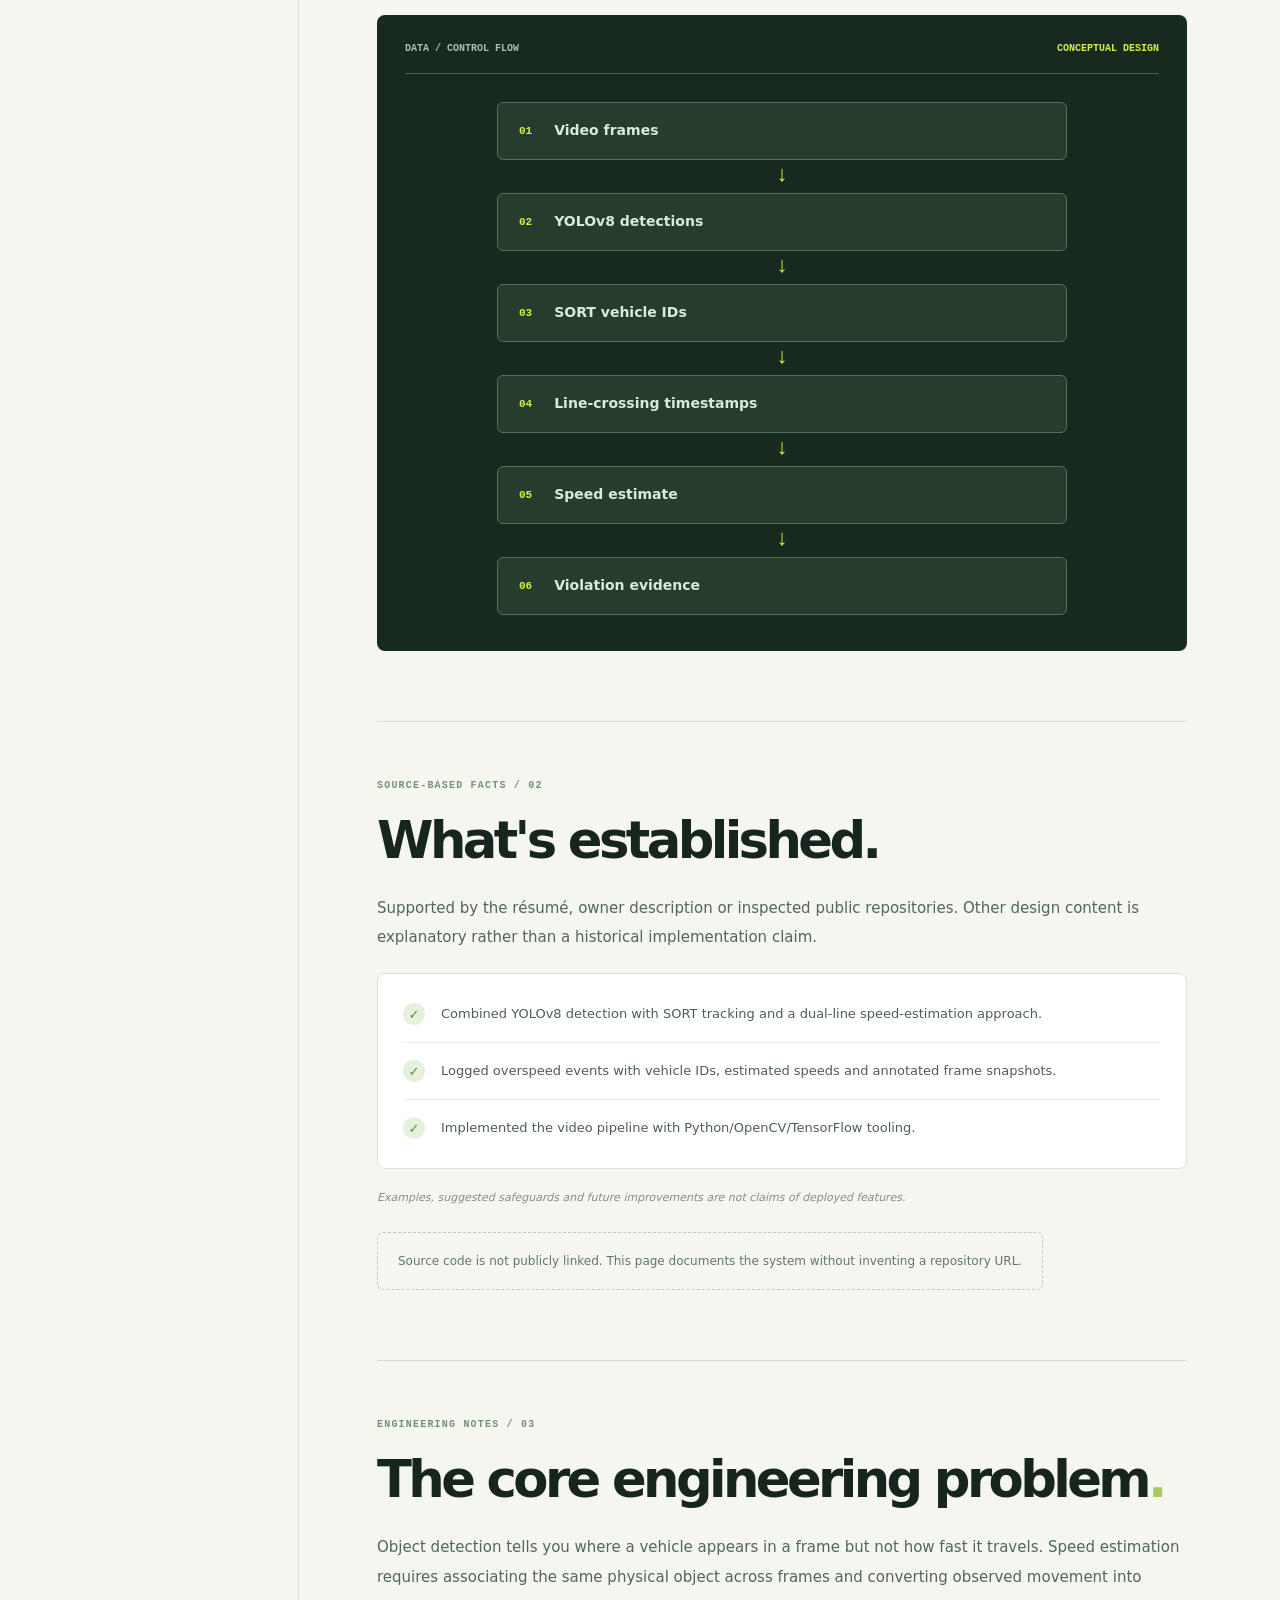
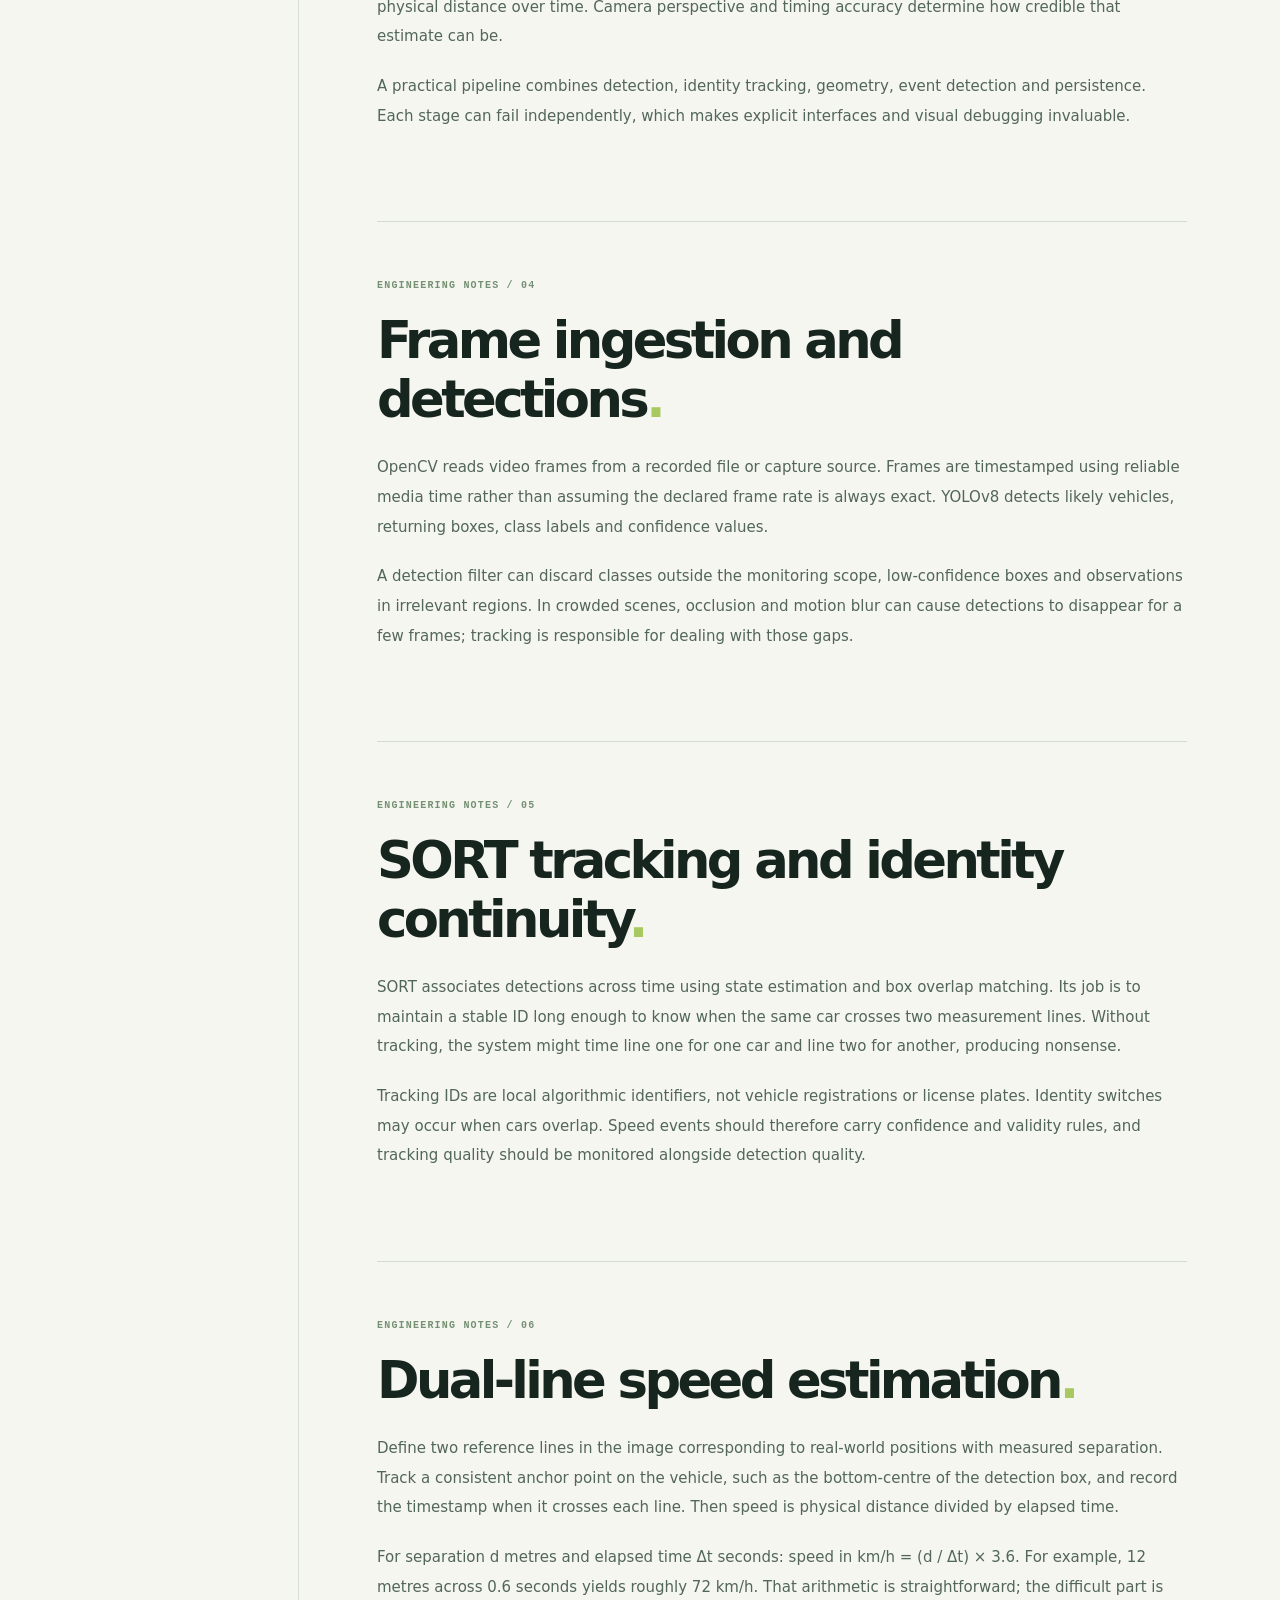
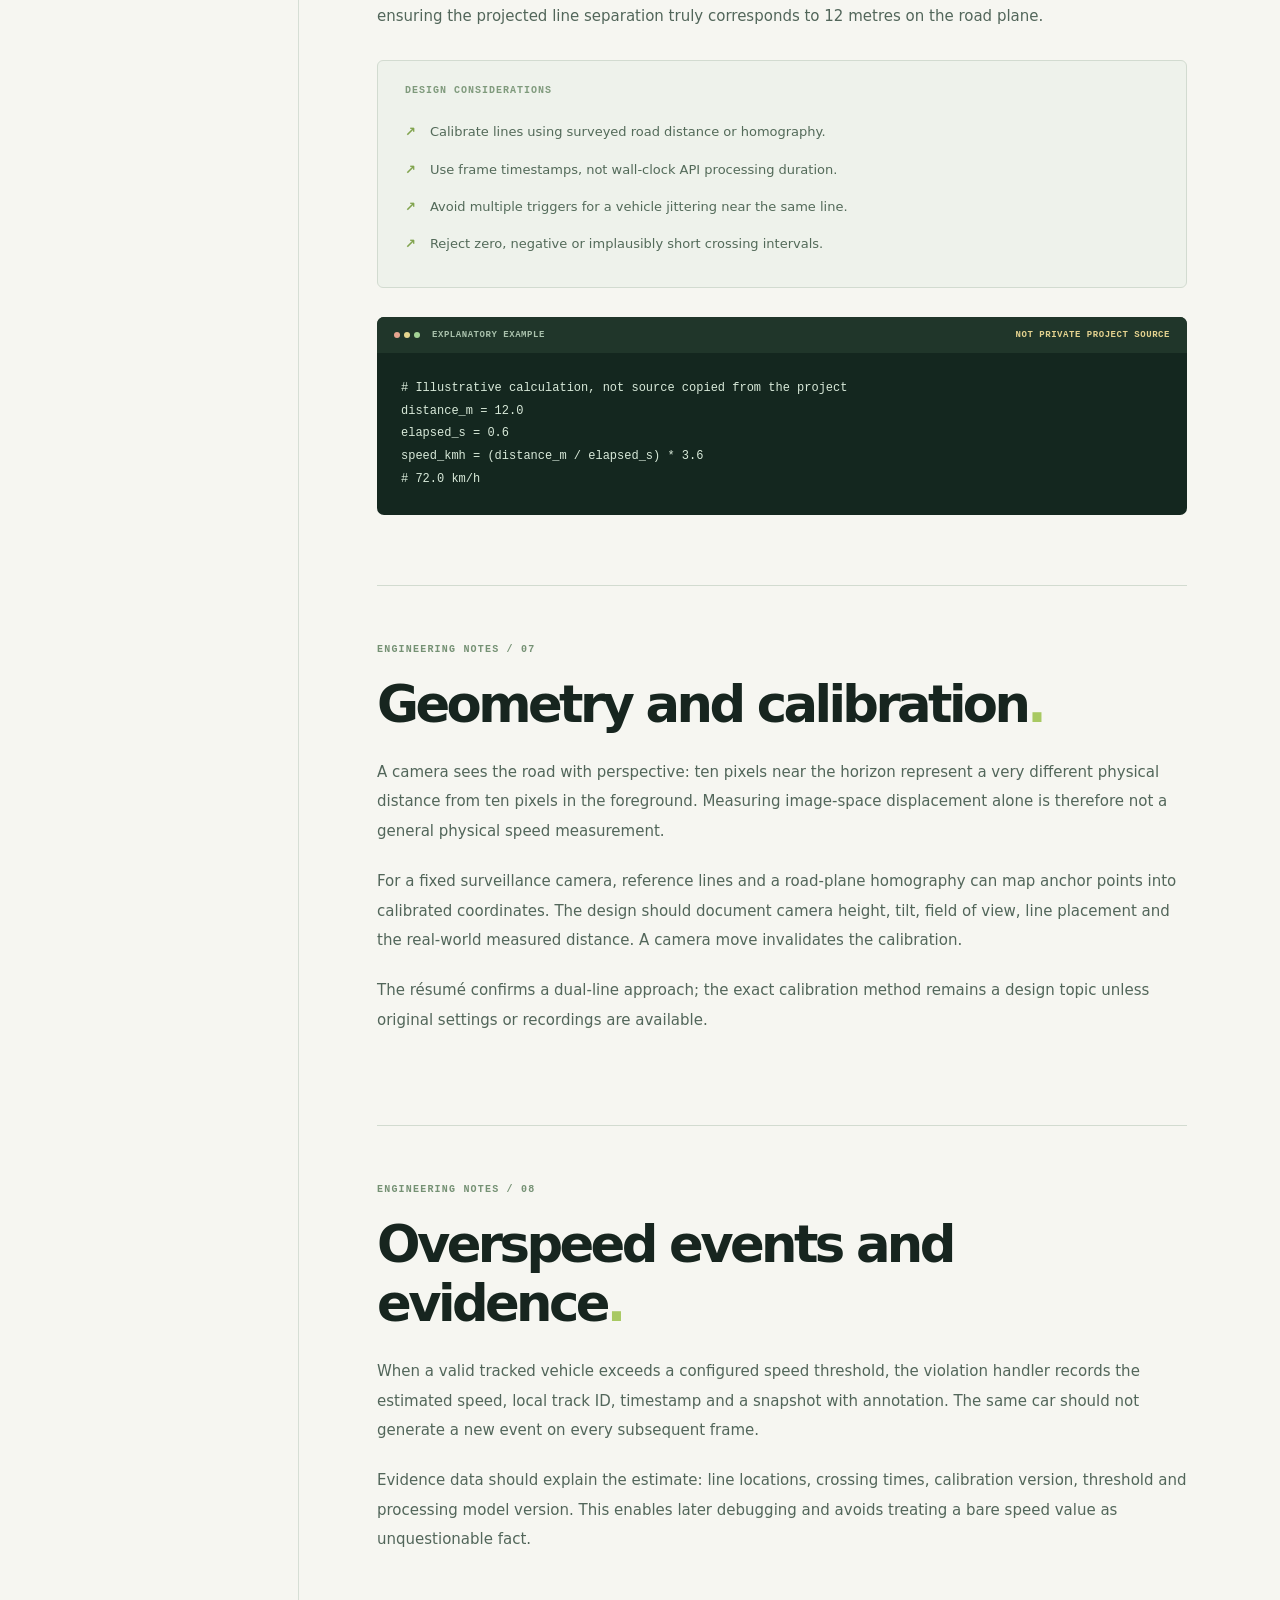
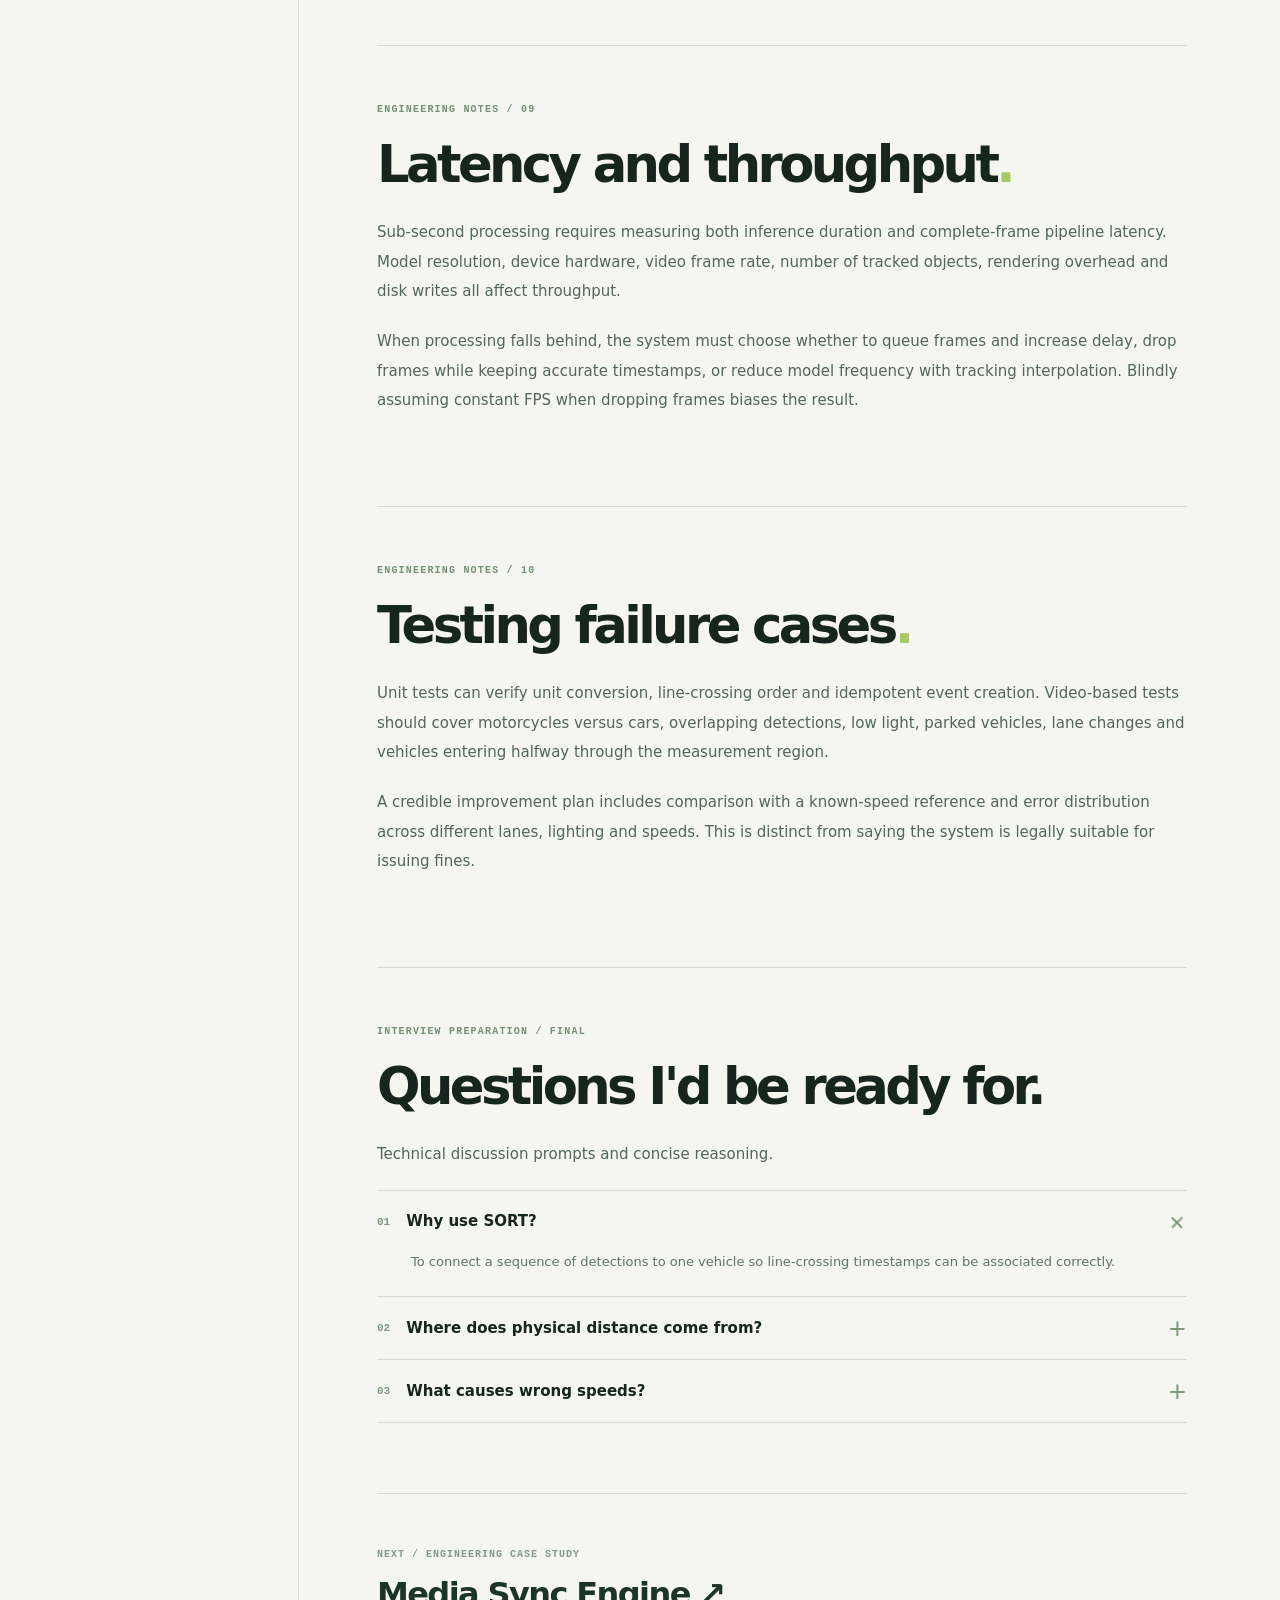
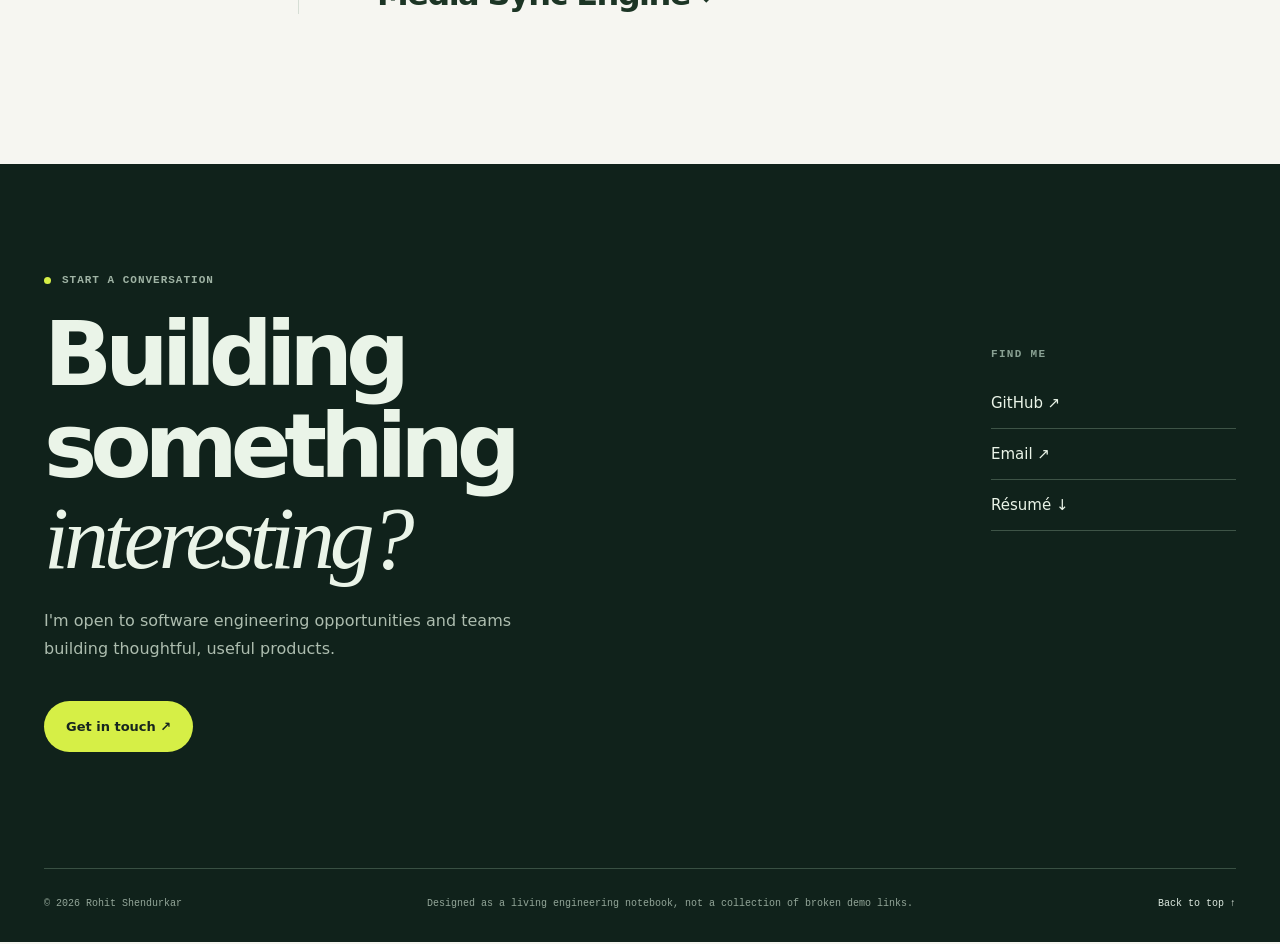
<file: preview/projects/traffic-vision/index.html>
<!DOCTYPE html><html lang="en"><head><meta charset="utf-8"><meta name="viewport" content="width=device-width, initial-scale=1"><title>Real-Time Traffic Speed Monitoring | Rohit Shendurkar</title><meta name="description" content="Rohit Shendurkar engineering portfolio and project documentation"><link rel="stylesheet" href="../../globals.css"></head><body id="top"><header class="site-header"><div class="container nav-inner"><a href="../../index.html" class="wordmark"><span class="brand-shape">R<span>.</span></span> Rohit<span class="wordmark-muted"> / Shendurkar</span></a><nav class="nav-links"><a href="../../index.html#work">Work</a><a href="../../index.html#experience">Experience</a><a href="../../index.html#about">About</a><a href="../../projects/index.html">Case studies</a></nav><a href="mailto:rohitshendurkar2017@gmail.com" class="nav-cta"><span>Let's talk</span> ↗</a></div></header><main class="case-main"><section class="case-hero container"><div class="breadcrumb"><a href="../../index.html">HOME</a> › <a href="../index.html">PROJECTS</a> › <span>REAL-TIME TRAFFIC SPEED MONITORING</span></div><div class="case-hero-grid"><div><div class="eyebrow"><span class="tiny-dot"></span> CASE STUDY 04 / FEATURED / COMPUTER VISION</div><h1>Real-Time Traffic Speed Monitoring<span>.</span></h1><p class="case-subtitle">Computer vision, multi-object tracking and geometric speed estimation</p><div class="case-chips"><span>Python</span><span>YOLOv8</span><span>SORT</span><span>OpenCV</span><span>TensorFlow</span><span>Video analytics</span></div><div class="case-meta"><div><small>PROJECT TYPE</small><strong>Featured</strong></div><div><small>WHEN</small><strong>2024</strong></div><div><small>SOURCE</small><strong>Résumé / self-report</strong></div></div></div><div class="case-cover"><div class="artwork art-blue"><div class="art-topline"><span class="art-brand">FEATURED / COMPUTER VISION</span><span class="art-indicator">2024 • SYSTEM VIEW</span></div><div class="road"><div class="lane-line lane-one"></div><div class="lane-line lane-two"></div><div class="vehicle-box v1"><span>ID: 001</span><div class="fake-car"></div></div><div class="vehicle-box v2"><span>ID: 002</span><div class="fake-car"></div></div><div class="speed-bubble">72.0 <small>km/h</small></div></div><div class="concept-stamp">ILLUSTRATIVE ARTWORK · NOT A PRODUCT SCREENSHOT</div></div></div></div></section><div class="container case-layout"><aside class="case-aside"><div class="aside-sticky"><p class="aside-label">ON THIS PAGE</p><a href="#overview">Overview</a><a href="#architecture">Architecture</a><a href="#evidence">What's established</a><a href="#the-core-engineering-problem"><span>01</span>The core engineering problem</a><a href="#frame-ingestion-and-detections"><span>02</span>Frame ingestion and detections</a><a href="#sort-tracking-and-identity-continuity"><span>03</span>SORT tracking and identity continuity</a><a href="#dual-line-speed-estimation"><span>04</span>Dual-line speed estimation</a><a href="#geometry-and-calibration"><span>05</span>Geometry and calibration</a><a href="#overspeed-events-and-evidence"><span>06</span>Overspeed events and evidence</a><a href="#latency-and-throughput"><span>07</span>Latency and throughput</a><a href="#testing-failure-cases"><span>08</span>Testing failure cases</a><a href="#questions">Interview questions</a><div class="aside-bottom"><a href="../index.html">← All projects</a></div></div></aside><article class="case-content"><section class="doc-section doc-overview" id="overview"><div class="doc-kicker">THE OVERVIEW / 00</div><h2>The short version.</h2><p class="doc-lead">An end-to-end video analysis pipeline to detect vehicles, maintain identities, estimate speed across calibrated lines and log overspeed events.</p><p class="doc-text">This is an engineering field note: the product goal, the data path, the architectural reasoning, and the edge cases that matter when moving from an idea to dependable software.</p><div class="source-note"><div class="source-icon">i</div><div><strong>Evidence &amp; scope</strong><p>The résumé describes the system; calibration specifics and real-world accuracy metrics were not supplied. Computed speeds should be presented as estimates, not certified enforcement measurements.</p></div></div></section><section class="doc-section" id="architecture"><div class="doc-kicker">HOW THE SYSTEM FITS / 01</div><h2>The architecture.</h2><p class="doc-text">Follow an example input through the important stages. This is a conceptual documentation diagram, not an exported image of a private system.</p><div class="architecture-flow"><div class="architecture-caption"><span>DATA / CONTROL FLOW</span><span>CONCEPTUAL DESIGN</span></div><div class="flow-steps"><div class="flow-item"><span class="flow-index">01</span><strong>Video frames</strong><span class="flow-arrow">↓</span></div><div class="flow-item"><span class="flow-index">02</span><strong>YOLOv8 detections</strong><span class="flow-arrow">↓</span></div><div class="flow-item"><span class="flow-index">03</span><strong>SORT vehicle IDs</strong><span class="flow-arrow">↓</span></div><div class="flow-item"><span class="flow-index">04</span><strong>Line-crossing timestamps</strong><span class="flow-arrow">↓</span></div><div class="flow-item"><span class="flow-index">05</span><strong>Speed estimate</strong><span class="flow-arrow">↓</span></div><div class="flow-item"><span class="flow-index">06</span><strong>Violation evidence</strong><span class="flow-arrow">↓</span></div></div></div></section><section class="doc-section" id="evidence"><div class="doc-kicker">SOURCE-BASED FACTS / 02</div><h2>What's established.</h2><p class="doc-text">Supported by the résumé, owner description or inspected public repositories. Other design content is explanatory rather than a historical implementation claim.</p><div class="evidence-box"><div class="evidence-item"><span class="check-icon">✓</span><p>Combined YOLOv8 detection with SORT tracking and a dual-line speed-estimation approach.</p></div><div class="evidence-item"><span class="check-icon">✓</span><p>Logged overspeed events with vehicle IDs, estimated speeds and annotated frame snapshots.</p></div><div class="evidence-item"><span class="check-icon">✓</span><p>Implemented the video pipeline with Python/OpenCV/TensorFlow tooling.</p></div></div><p class="doc-caption">Examples, suggested safeguards and future improvements are not claims of deployed features.</p><div class="resource-links"><div class="no-source">Source code is not publicly linked. This page documents the system without inventing a repository URL.</div></div></section><section class="doc-section" id="the-core-engineering-problem"><div class="doc-kicker">ENGINEERING NOTES / 03</div><h2>The core engineering problem<span class="section-dot">.</span></h2><p class="doc-text">Object detection tells you where a vehicle appears in a frame but not how fast it travels. Speed estimation requires associating the same physical object across frames and converting observed movement into physical distance over time. Camera perspective and timing accuracy determine how credible that estimate can be.</p><p class="doc-text">A practical pipeline combines detection, identity tracking, geometry, event detection and persistence. Each stage can fail independently, which makes explicit interfaces and visual debugging invaluable.</p></section><section class="doc-section" id="frame-ingestion-and-detections"><div class="doc-kicker">ENGINEERING NOTES / 04</div><h2>Frame ingestion and detections<span class="section-dot">.</span></h2><p class="doc-text">OpenCV reads video frames from a recorded file or capture source. Frames are timestamped using reliable media time rather than assuming the declared frame rate is always exact. YOLOv8 detects likely vehicles, returning boxes, class labels and confidence values.</p><p class="doc-text">A detection filter can discard classes outside the monitoring scope, low-confidence boxes and observations in irrelevant regions. In crowded scenes, occlusion and motion blur can cause detections to disappear for a few frames; tracking is responsible for dealing with those gaps.</p></section><section class="doc-section" id="sort-tracking-and-identity-continuity"><div class="doc-kicker">ENGINEERING NOTES / 05</div><h2>SORT tracking and identity continuity<span class="section-dot">.</span></h2><p class="doc-text">SORT associates detections across time using state estimation and box overlap matching. Its job is to maintain a stable ID long enough to know when the same car crosses two measurement lines. Without tracking, the system might time line one for one car and line two for another, producing nonsense.</p><p class="doc-text">Tracking IDs are local algorithmic identifiers, not vehicle registrations or license plates. Identity switches may occur when cars overlap. Speed events should therefore carry confidence and validity rules, and tracking quality should be monitored alongside detection quality.</p></section><section class="doc-section" id="dual-line-speed-estimation"><div class="doc-kicker">ENGINEERING NOTES / 06</div><h2>Dual-line speed estimation<span class="section-dot">.</span></h2><p class="doc-text">Define two reference lines in the image corresponding to real-world positions with measured separation. Track a consistent anchor point on the vehicle, such as the bottom-centre of the detection box, and record the timestamp when it crosses each line. Then speed is physical distance divided by elapsed time.</p><p class="doc-text">For separation d metres and elapsed time Δt seconds: speed in km/h = (d / Δt) × 3.6. For example, 12 metres across 0.6 seconds yields roughly 72 km/h. That arithmetic is straightforward; the difficult part is ensuring the projected line separation truly corresponds to 12 metres on the road plane.</p><div class="engineering-checklist"><div class="checklist-head">DESIGN CONSIDERATIONS</div><div><span>↗</span>Calibrate lines using surveyed road distance or homography.</div><div><span>↗</span>Use frame timestamps, not wall-clock API processing duration.</div><div><span>↗</span>Avoid multiple triggers for a vehicle jittering near the same line.</div><div><span>↗</span>Reject zero, negative or implausibly short crossing intervals.</div></div><div class="code-example"><div class="code-example-bar"><span><i></i><i></i><i></i></span> EXPLANATORY EXAMPLE <span class="code-label">NOT PRIVATE PROJECT SOURCE</span></div><pre><code># Illustrative calculation, not source copied from the project
distance_m = 12.0
elapsed_s = 0.6
speed_kmh = (distance_m / elapsed_s) * 3.6
# 72.0 km/h</code></pre></div></section><section class="doc-section" id="geometry-and-calibration"><div class="doc-kicker">ENGINEERING NOTES / 07</div><h2>Geometry and calibration<span class="section-dot">.</span></h2><p class="doc-text">A camera sees the road with perspective: ten pixels near the horizon represent a very different physical distance from ten pixels in the foreground. Measuring image-space displacement alone is therefore not a general physical speed measurement.</p><p class="doc-text">For a fixed surveillance camera, reference lines and a road-plane homography can map anchor points into calibrated coordinates. The design should document camera height, tilt, field of view, line placement and the real-world measured distance. A camera move invalidates the calibration.</p><p class="doc-text">The résumé confirms a dual-line approach; the exact calibration method remains a design topic unless original settings or recordings are available.</p></section><section class="doc-section" id="overspeed-events-and-evidence"><div class="doc-kicker">ENGINEERING NOTES / 08</div><h2>Overspeed events and evidence<span class="section-dot">.</span></h2><p class="doc-text">When a valid tracked vehicle exceeds a configured speed threshold, the violation handler records the estimated speed, local track ID, timestamp and a snapshot with annotation. The same car should not generate a new event on every subsequent frame.</p><p class="doc-text">Evidence data should explain the estimate: line locations, crossing times, calibration version, threshold and processing model version. This enables later debugging and avoids treating a bare speed value as unquestionable fact.</p></section><section class="doc-section" id="latency-and-throughput"><div class="doc-kicker">ENGINEERING NOTES / 09</div><h2>Latency and throughput<span class="section-dot">.</span></h2><p class="doc-text">Sub-second processing requires measuring both inference duration and complete-frame pipeline latency. Model resolution, device hardware, video frame rate, number of tracked objects, rendering overhead and disk writes all affect throughput.</p><p class="doc-text">When processing falls behind, the system must choose whether to queue frames and increase delay, drop frames while keeping accurate timestamps, or reduce model frequency with tracking interpolation. Blindly assuming constant FPS when dropping frames biases the result.</p></section><section class="doc-section" id="testing-failure-cases"><div class="doc-kicker">ENGINEERING NOTES / 10</div><h2>Testing failure cases<span class="section-dot">.</span></h2><p class="doc-text">Unit tests can verify unit conversion, line-crossing order and idempotent event creation. Video-based tests should cover motorcycles versus cars, overlapping detections, low light, parked vehicles, lane changes and vehicles entering halfway through the measurement region.</p><p class="doc-text">A credible improvement plan includes comparison with a known-speed reference and error distribution across different lanes, lighting and speeds. This is distinct from saying the system is legally suitable for issuing fines.</p></section><section class="doc-section questions-section" id="questions"><div class="doc-kicker">INTERVIEW PREPARATION / FINAL</div><h2>Questions I'd be ready for.</h2><p class="doc-text">Technical discussion prompts and concise reasoning.</p><div class="questions-list"><details open><summary><span>01</span><strong>Why use SORT?</strong><span class="question-plus">+</span></summary><p>To connect a sequence of detections to one vehicle so line-crossing timestamps can be associated correctly.</p></details><details ><summary><span>02</span><strong>Where does physical distance come from?</strong><span class="question-plus">+</span></summary><p>A measured road segment or a calibrated road-plane mapping; pixel distance alone is not enough.</p></details><details ><summary><span>03</span><strong>What causes wrong speeds?</strong><span class="question-plus">+</span></summary><p>ID switches, timestamp errors, camera motion, poor calibration and line-crossing jitter.</p></details></div></section><div class="next-case"><span>NEXT / ENGINEERING CASE STUDY</span><a href="../media-sync-engine/index.html">Media Sync Engine ↗</a></div></article></div></main><footer class="footer" id="contact"><div class="container"><div class="footer-top"><div><div class="eyebrow light"><span class="tiny-dot"></span> START A CONVERSATION</div><h2>Building something<br><em>interesting?</em></h2><p>I'm open to software engineering opportunities and teams building thoughtful, useful products.</p><a class="btn btn-light" href="mailto:rohitshendurkar2017@gmail.com">Get in touch ↗</a></div><div class="footer-links"><div class="footer-links-label">FIND ME</div><a href="https://github.com/rohit200x" target="_blank" rel="noopener noreferrer">GitHub ↗</a><a href="mailto:rohitshendurkar2017@gmail.com">Email ↗</a><a href="../../resume.pdf" download>Résumé ↓</a></div></div><div class="footer-bottom"><span>© 2026 Rohit Shendurkar</span><span>Designed as a living engineering notebook, not a collection of broken demo links.</span><a href="#top">Back to top ↑</a></div></div></footer></body></html>
</file>
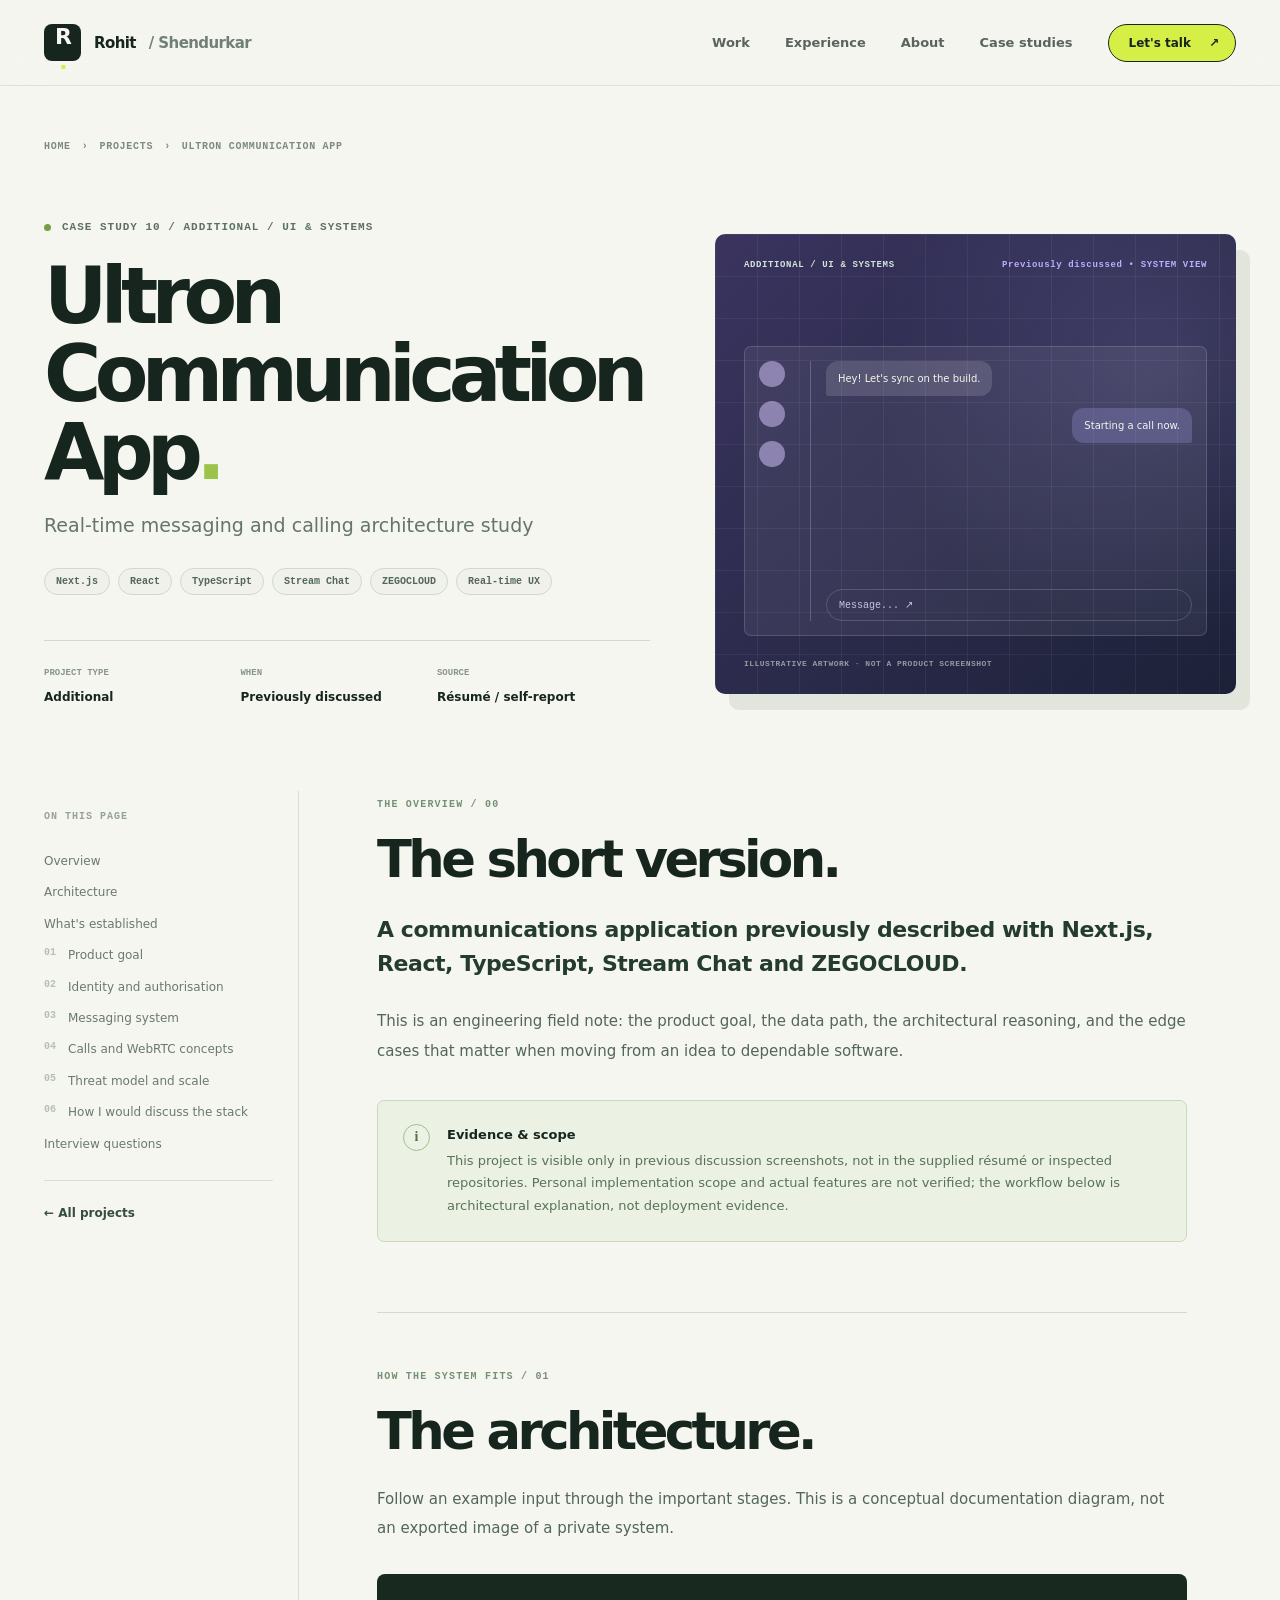
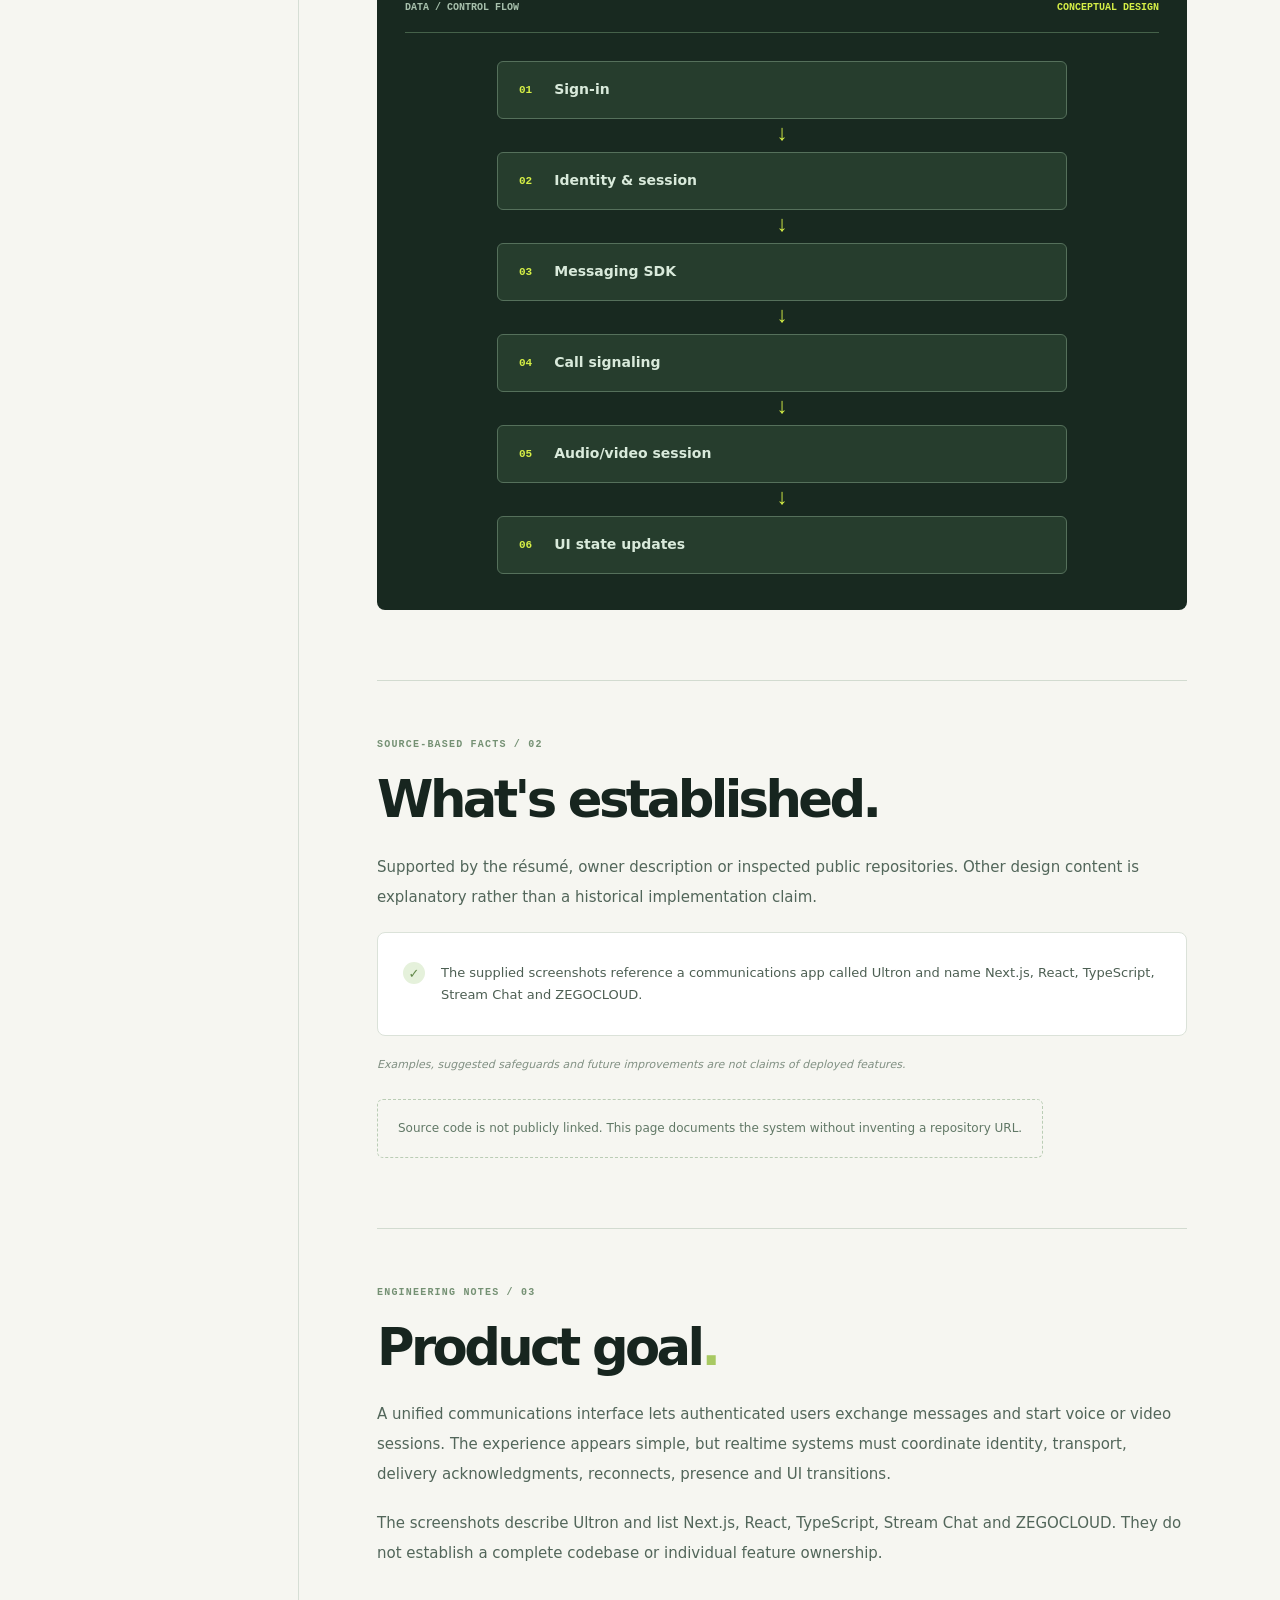
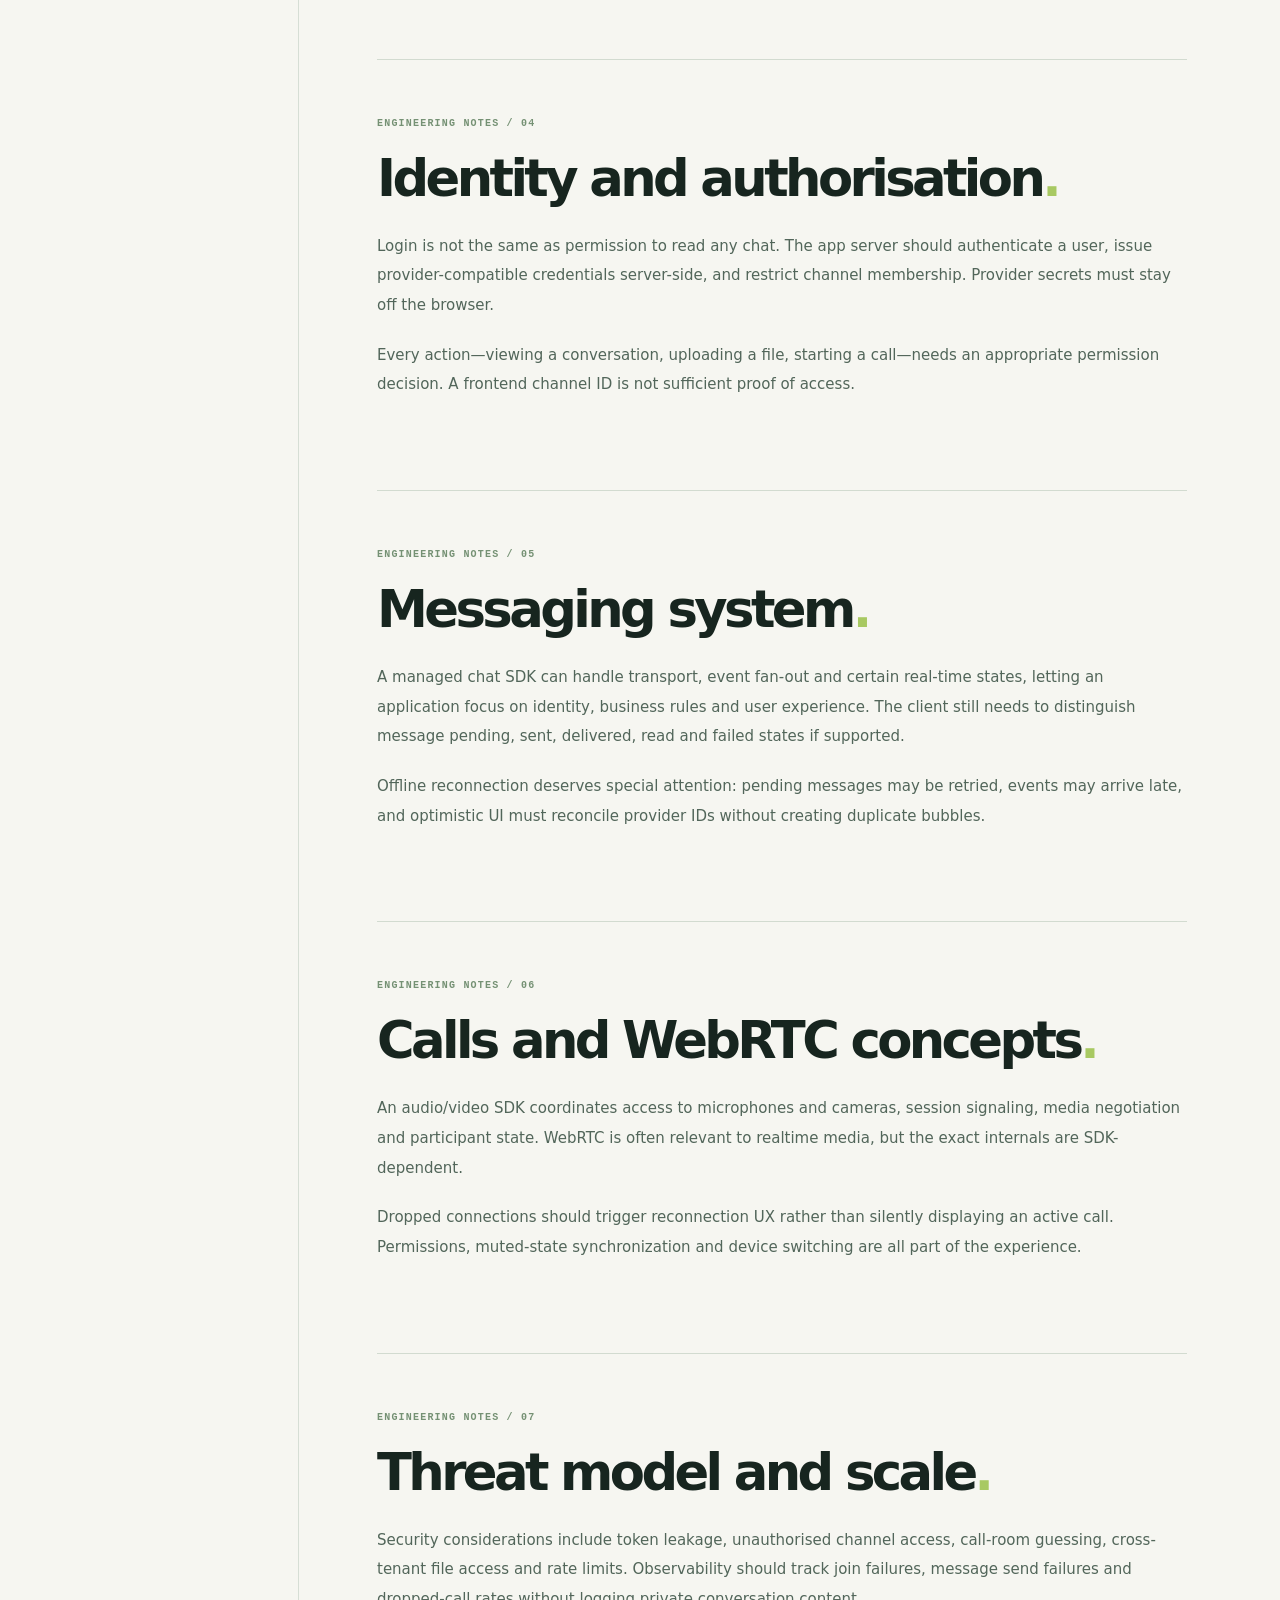
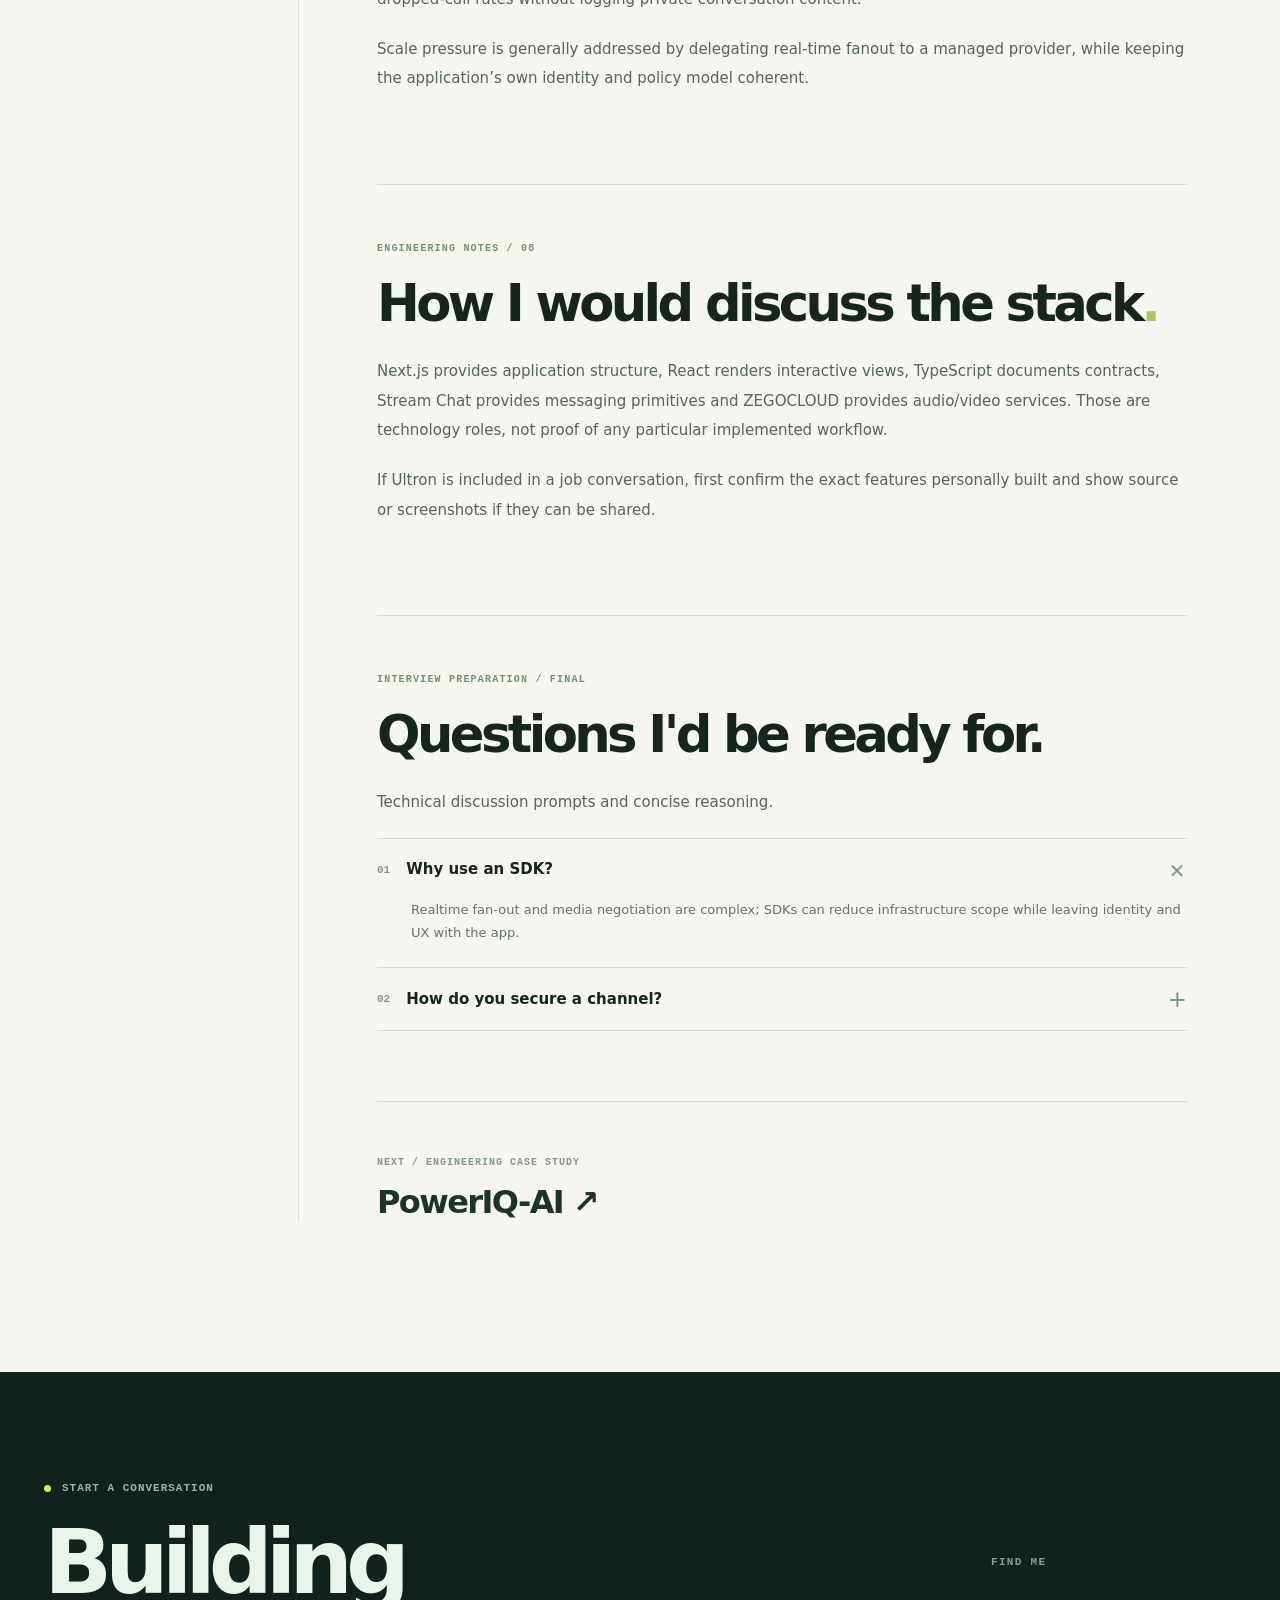
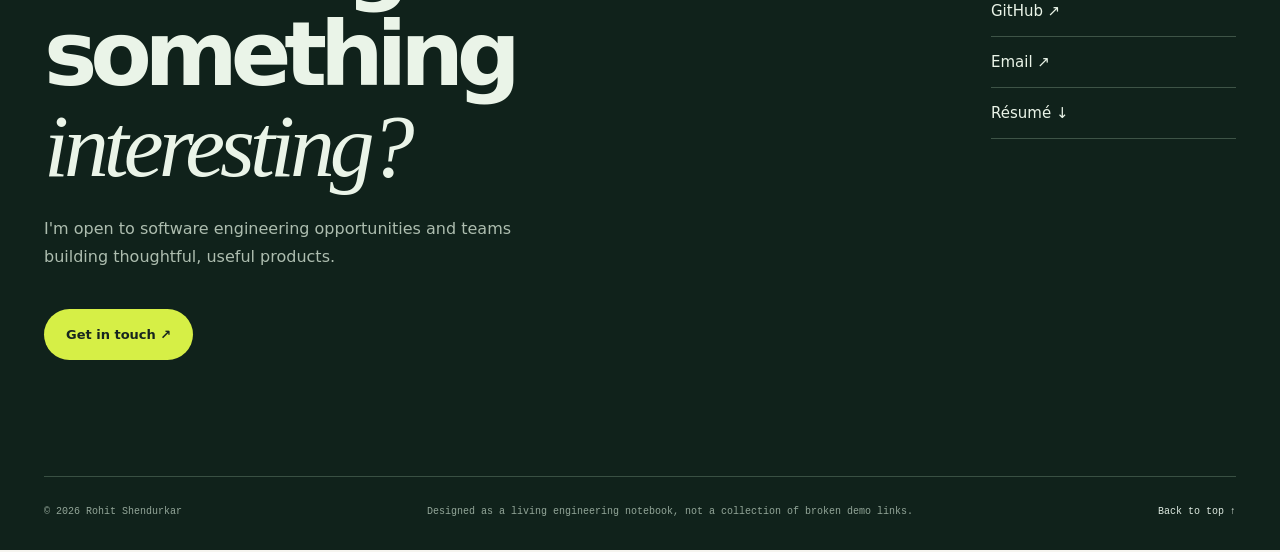
<file: preview/projects/ultron-communications/index.html>
<!DOCTYPE html><html lang="en"><head><meta charset="utf-8"><meta name="viewport" content="width=device-width, initial-scale=1"><title>Ultron Communication App | Rohit Shendurkar</title><meta name="description" content="Rohit Shendurkar engineering portfolio and project documentation"><link rel="stylesheet" href="../../globals.css"></head><body id="top"><header class="site-header"><div class="container nav-inner"><a href="../../index.html" class="wordmark"><span class="brand-shape">R<span>.</span></span> Rohit<span class="wordmark-muted"> / Shendurkar</span></a><nav class="nav-links"><a href="../../index.html#work">Work</a><a href="../../index.html#experience">Experience</a><a href="../../index.html#about">About</a><a href="../../projects/index.html">Case studies</a></nav><a href="mailto:rohitshendurkar2017@gmail.com" class="nav-cta"><span>Let's talk</span> ↗</a></div></header><main class="case-main"><section class="case-hero container"><div class="breadcrumb"><a href="../../index.html">HOME</a> › <a href="../index.html">PROJECTS</a> › <span>ULTRON COMMUNICATION APP</span></div><div class="case-hero-grid"><div><div class="eyebrow"><span class="tiny-dot"></span> CASE STUDY 10 / ADDITIONAL / UI &amp; SYSTEMS</div><h1>Ultron Communication App<span>.</span></h1><p class="case-subtitle">Real-time messaging and calling architecture study</p><div class="case-chips"><span>Next.js</span><span>React</span><span>TypeScript</span><span>Stream Chat</span><span>ZEGOCLOUD</span><span>Real-time UX</span></div><div class="case-meta"><div><small>PROJECT TYPE</small><strong>Additional</strong></div><div><small>WHEN</small><strong>Previously discussed</strong></div><div><small>SOURCE</small><strong>Résumé / self-report</strong></div></div></div><div class="case-cover"><div class="artwork art-violet"><div class="art-topline"><span class="art-brand">ADDITIONAL / UI &amp; SYSTEMS</span><span class="art-indicator">Previously discussed • SYSTEM VIEW</span></div><div class="chat-art"><div class="chat-side"><span></span><span></span><span></span></div><div class="chat-main"><div class="chat-bubble">Hey! Let's sync on the build.</div><div class="chat-bubble self">Starting a call now.</div><div class="chat-input-art">Message... ↗</div></div></div><div class="concept-stamp">ILLUSTRATIVE ARTWORK · NOT A PRODUCT SCREENSHOT</div></div></div></div></section><div class="container case-layout"><aside class="case-aside"><div class="aside-sticky"><p class="aside-label">ON THIS PAGE</p><a href="#overview">Overview</a><a href="#architecture">Architecture</a><a href="#evidence">What's established</a><a href="#product-goal"><span>01</span>Product goal</a><a href="#identity-and-authorisation"><span>02</span>Identity and authorisation</a><a href="#messaging-system"><span>03</span>Messaging system</a><a href="#calls-and-webrtc-concepts"><span>04</span>Calls and WebRTC concepts</a><a href="#threat-model-and-scale"><span>05</span>Threat model and scale</a><a href="#how-i-would-discuss-the-stack"><span>06</span>How I would discuss the stack</a><a href="#questions">Interview questions</a><div class="aside-bottom"><a href="../index.html">← All projects</a></div></div></aside><article class="case-content"><section class="doc-section doc-overview" id="overview"><div class="doc-kicker">THE OVERVIEW / 00</div><h2>The short version.</h2><p class="doc-lead">A communications application previously described with Next.js, React, TypeScript, Stream Chat and ZEGOCLOUD.</p><p class="doc-text">This is an engineering field note: the product goal, the data path, the architectural reasoning, and the edge cases that matter when moving from an idea to dependable software.</p><div class="source-note"><div class="source-icon">i</div><div><strong>Evidence &amp; scope</strong><p>This project is visible only in previous discussion screenshots, not in the supplied résumé or inspected repositories. Personal implementation scope and actual features are not verified; the workflow below is architectural explanation, not deployment evidence.</p></div></div></section><section class="doc-section" id="architecture"><div class="doc-kicker">HOW THE SYSTEM FITS / 01</div><h2>The architecture.</h2><p class="doc-text">Follow an example input through the important stages. This is a conceptual documentation diagram, not an exported image of a private system.</p><div class="architecture-flow"><div class="architecture-caption"><span>DATA / CONTROL FLOW</span><span>CONCEPTUAL DESIGN</span></div><div class="flow-steps"><div class="flow-item"><span class="flow-index">01</span><strong>Sign-in</strong><span class="flow-arrow">↓</span></div><div class="flow-item"><span class="flow-index">02</span><strong>Identity &amp; session</strong><span class="flow-arrow">↓</span></div><div class="flow-item"><span class="flow-index">03</span><strong>Messaging SDK</strong><span class="flow-arrow">↓</span></div><div class="flow-item"><span class="flow-index">04</span><strong>Call signaling</strong><span class="flow-arrow">↓</span></div><div class="flow-item"><span class="flow-index">05</span><strong>Audio/video session</strong><span class="flow-arrow">↓</span></div><div class="flow-item"><span class="flow-index">06</span><strong>UI state updates</strong><span class="flow-arrow">↓</span></div></div></div></section><section class="doc-section" id="evidence"><div class="doc-kicker">SOURCE-BASED FACTS / 02</div><h2>What's established.</h2><p class="doc-text">Supported by the résumé, owner description or inspected public repositories. Other design content is explanatory rather than a historical implementation claim.</p><div class="evidence-box"><div class="evidence-item"><span class="check-icon">✓</span><p>The supplied screenshots reference a communications app called Ultron and name Next.js, React, TypeScript, Stream Chat and ZEGOCLOUD.</p></div></div><p class="doc-caption">Examples, suggested safeguards and future improvements are not claims of deployed features.</p><div class="resource-links"><div class="no-source">Source code is not publicly linked. This page documents the system without inventing a repository URL.</div></div></section><section class="doc-section" id="product-goal"><div class="doc-kicker">ENGINEERING NOTES / 03</div><h2>Product goal<span class="section-dot">.</span></h2><p class="doc-text">A unified communications interface lets authenticated users exchange messages and start voice or video sessions. The experience appears simple, but realtime systems must coordinate identity, transport, delivery acknowledgments, reconnects, presence and UI transitions.</p><p class="doc-text">The screenshots describe Ultron and list Next.js, React, TypeScript, Stream Chat and ZEGOCLOUD. They do not establish a complete codebase or individual feature ownership.</p></section><section class="doc-section" id="identity-and-authorisation"><div class="doc-kicker">ENGINEERING NOTES / 04</div><h2>Identity and authorisation<span class="section-dot">.</span></h2><p class="doc-text">Login is not the same as permission to read any chat. The app server should authenticate a user, issue provider-compatible credentials server-side, and restrict channel membership. Provider secrets must stay off the browser.</p><p class="doc-text">Every action—viewing a conversation, uploading a file, starting a call—needs an appropriate permission decision. A frontend channel ID is not sufficient proof of access.</p></section><section class="doc-section" id="messaging-system"><div class="doc-kicker">ENGINEERING NOTES / 05</div><h2>Messaging system<span class="section-dot">.</span></h2><p class="doc-text">A managed chat SDK can handle transport, event fan-out and certain real-time states, letting an application focus on identity, business rules and user experience. The client still needs to distinguish message pending, sent, delivered, read and failed states if supported.</p><p class="doc-text">Offline reconnection deserves special attention: pending messages may be retried, events may arrive late, and optimistic UI must reconcile provider IDs without creating duplicate bubbles.</p></section><section class="doc-section" id="calls-and-webrtc-concepts"><div class="doc-kicker">ENGINEERING NOTES / 06</div><h2>Calls and WebRTC concepts<span class="section-dot">.</span></h2><p class="doc-text">An audio/video SDK coordinates access to microphones and cameras, session signaling, media negotiation and participant state. WebRTC is often relevant to realtime media, but the exact internals are SDK-dependent.</p><p class="doc-text">Dropped connections should trigger reconnection UX rather than silently displaying an active call. Permissions, muted-state synchronization and device switching are all part of the experience.</p></section><section class="doc-section" id="threat-model-and-scale"><div class="doc-kicker">ENGINEERING NOTES / 07</div><h2>Threat model and scale<span class="section-dot">.</span></h2><p class="doc-text">Security considerations include token leakage, unauthorised channel access, call-room guessing, cross-tenant file access and rate limits. Observability should track join failures, message send failures and dropped-call rates without logging private conversation content.</p><p class="doc-text">Scale pressure is generally addressed by delegating real-time fanout to a managed provider, while keeping the application’s own identity and policy model coherent.</p></section><section class="doc-section" id="how-i-would-discuss-the-stack"><div class="doc-kicker">ENGINEERING NOTES / 08</div><h2>How I would discuss the stack<span class="section-dot">.</span></h2><p class="doc-text">Next.js provides application structure, React renders interactive views, TypeScript documents contracts, Stream Chat provides messaging primitives and ZEGOCLOUD provides audio/video services. Those are technology roles, not proof of any particular implemented workflow.</p><p class="doc-text">If Ultron is included in a job conversation, first confirm the exact features personally built and show source or screenshots if they can be shared.</p></section><section class="doc-section questions-section" id="questions"><div class="doc-kicker">INTERVIEW PREPARATION / FINAL</div><h2>Questions I'd be ready for.</h2><p class="doc-text">Technical discussion prompts and concise reasoning.</p><div class="questions-list"><details open><summary><span>01</span><strong>Why use an SDK?</strong><span class="question-plus">+</span></summary><p>Realtime fan-out and media negotiation are complex; SDKs can reduce infrastructure scope while leaving identity and UX with the app.</p></details><details ><summary><span>02</span><strong>How do you secure a channel?</strong><span class="question-plus">+</span></summary><p>Issue credentials server-side and enforce membership, not merely an obscured frontend route.</p></details></div></section><div class="next-case"><span>NEXT / ENGINEERING CASE STUDY</span><a href="../poweriq-ai/index.html">PowerIQ-AI ↗</a></div></article></div></main><footer class="footer" id="contact"><div class="container"><div class="footer-top"><div><div class="eyebrow light"><span class="tiny-dot"></span> START A CONVERSATION</div><h2>Building something<br><em>interesting?</em></h2><p>I'm open to software engineering opportunities and teams building thoughtful, useful products.</p><a class="btn btn-light" href="mailto:rohitshendurkar2017@gmail.com">Get in touch ↗</a></div><div class="footer-links"><div class="footer-links-label">FIND ME</div><a href="https://github.com/rohit200x" target="_blank" rel="noopener noreferrer">GitHub ↗</a><a href="mailto:rohitshendurkar2017@gmail.com">Email ↗</a><a href="../../resume.pdf" download>Résumé ↓</a></div></div><div class="footer-bottom"><span>© 2026 Rohit Shendurkar</span><span>Designed as a living engineering notebook, not a collection of broken demo links.</span><a href="#top">Back to top ↑</a></div></div></footer></body></html>
</file>
<file: preview/globals.css>
:root{--paper:#f6f5f0;--ink:#17251f;--soft:#5e6862;--line:#dce0d9;--green:#d6ef46;--deep:#101d19;--heading:ui-sans-serif,system-ui,-apple-system,BlinkMacSystemFont,"Segoe UI",sans-serif;--mono:ui-monospace,SFMono-Regular,Menlo,Consolas,monospace}*{box-sizing:border-box}html{scroll-behavior:smooth;scroll-padding-top:95px}body{margin:0;background:var(--paper);color:var(--ink);font-family:var(--heading);-webkit-font-smoothing:antialiased}a{color:inherit;text-decoration:none}button,a{outline-offset:4px}::selection{background:var(--green);color:var(--ink)}.container{width:min(1280px,calc(100% - 88px));margin-inline:auto}.site-header{height:86px;background:rgba(246,245,240,.9);backdrop-filter:blur(18px);border-bottom:1px solid var(--line);position:sticky;top:0;z-index:50}.nav-inner{height:100%;display:flex;align-items:center;gap:36px;justify-content:space-between}.wordmark{display:flex;align-items:center;gap:13px;font-weight:800;letter-spacing:-.04em;font-size:15px;white-space:nowrap}.wordmark-muted{font-weight:550;color:#708078}.brand-shape{height:37px;width:37px;border-radius:8px;background:var(--ink);color:var(--paper);display:grid;place-items:center;font-size:22px;letter-spacing:-.08em}.brand-shape span{color:var(--green)}.nav-links{display:flex;align-items:center;gap:35px;margin-left:auto}.nav-links a{font-size:13px;font-weight:650;color:#59645e;transition:color .2s}.nav-links a:hover{color:var(--ink)}.nav-cta{border:1px solid var(--ink);background:var(--green);border-radius:99px;padding:11px 16px 11px 19px;display:flex;align-items:center;gap:18px;font-size:12px;font-weight:800;white-space:nowrap;transition:transform .2s}.nav-cta:hover,.btn:hover{transform:translateY(-3px)}.hero{position:relative;overflow:hidden;padding:84px 0 82px;background:#f4f5ee}.hero-grid{position:absolute;inset:0;background-image:linear-gradient(rgba(62,83,68,.045) 1px,transparent 1px),linear-gradient(90deg,rgba(62,83,68,.045) 1px,transparent 1px);background-size:54px 54px;mask-image:linear-gradient(90deg,transparent,black)}.hero-layout{position:relative;display:grid;grid-template-columns:1.05fr .95fr;gap:68px;align-items:center;min-height:628px}.hero-copy{position:relative;z-index:1}.availability{display:inline-flex;align-items:center;gap:10px;background:#e9eddf;border:1px solid #d7dfc9;border-radius:50px;padding:9px 14px;color:#3d593f;font:700 10px var(--mono);letter-spacing:.03em}.pulse{width:8px;height:8px;background:#6ba34c;border-radius:50%;box-shadow:0 0 0 4px #cfe2bb;flex-shrink:0}.overline{display:flex;align-items:center;gap:24px;font:800 11px var(--mono);letter-spacing:.065em;margin:51px 0 20px}.overline-rule{display:block;height:1px;width:78px;background:#9ca69c}.hero h1{font-size:clamp(53px,5.5vw,87px);letter-spacing:-.085em;line-height:1.01;font-weight:800;margin:0;max-width:760px}.highlight-word{position:relative;white-space:nowrap;z-index:0}.highlight-word::after{content:'';position:absolute;z-index:-1;left:0;right:-3px;bottom:7px;height:25px;background:var(--green);transform:rotate(-1.4deg)}.hero-description{font-size:18px;line-height:1.78;max-width:555px;color:#52625a;margin:32px 0 28px}.hero-description strong{color:#22322b;font-weight:600}.hero-actions{display:flex;gap:12px;flex-wrap:wrap}.btn{display:inline-flex;align-items:center;justify-content:center;gap:27px;font-size:13px;font-weight:800;border-radius:99px;min-height:51px;padding:14px 22px;transition:transform .2s,background .2s}.btn-dark{background:var(--ink);color:white;border:1px solid var(--ink)}.btn-dark:hover{background:#32473b}.btn-outline{background:transparent;color:var(--ink);border:1px solid #aeb9af}.btn-light{background:var(--green);color:var(--ink);margin-top:22px}.hero-bottom{margin-top:74px;display:flex;align-items:center;gap:13px;color:#66736c;font:500 11px/1.8 var(--mono)}.hero-bottom strong{color:#273a2f}.avatar-monogram{display:grid;place-items:center;width:41px;height:41px;border:1px solid #abb9ac;border-radius:100%;font:800 13px var(--mono);color:#293b2e}.hero-scroll{margin-left:auto;font-size:10px;white-space:nowrap}.hero-visual{height:575px;position:relative;background:var(--deep);border:1px solid #253e33;color:#fafbf7;border-radius:12px;overflow:hidden;box-shadow:18px 20px 0 #e0e3d6,0 28px 70px #334c3c1b}.hero-visual:before{content:'';position:absolute;inset:0;background-image:radial-gradient(circle at 50% 47%,rgba(214,239,70,.1),transparent 48%),linear-gradient(rgba(161,192,166,.08) 1px,transparent 1px),linear-gradient(90deg,rgba(161,192,166,.08) 1px,transparent 1px);background-size:auto,36px 36px,36px 36px}.hero-visual-head{display:flex;justify-content:space-between;position:relative;z-index:2;border-bottom:1px solid #334b3e;padding:20px 24px;font:600 10px var(--mono);letter-spacing:.09em;color:#b0c4b4}.hero-orbit{position:absolute;inset:55px 0 70px;display:grid;place-items:center}.orbital-ring{position:absolute;border:1px solid #567663;opacity:.55;border-radius:50%;aspect-ratio:1}.orbital-ring-one{width:320px}.orbital-ring-two{width:460px;border-style:dashed;opacity:.26}.orbital-center{width:220px;height:220px;border-radius:100%;background:radial-gradient(circle at 40% 35%,#465e36,#1a3226 72%);border:1px solid #7a956b;box-shadow:0 0 100px #d6ef461b;display:flex;flex-direction:column;align-items:center;justify-content:center;position:relative}.orbital-center>span{font:800 64px var(--mono);letter-spacing:-.1em;color:var(--green)}.orbital-center small{font:600 9px var(--mono);letter-spacing:.07em;color:#bfd0b6}.orbit-label{position:absolute;background:#23382e;border:1px solid #56705b;border-radius:6px;padding:11px 13px;display:flex;justify-content:space-between;gap:22px;color:#c3d6c7;font:700 10px var(--mono);box-shadow:0 12px 28px #0003}.orbit-label span{color:var(--green)}.orbit-label-1{left:7%;top:23%}.orbit-label-2{right:3%;top:44%}.orbit-label-3{left:11%;bottom:18%}.hero-visual-bottom{position:absolute;bottom:0;left:0;right:0;padding:19px 24px;background:#182c21;border-top:1px solid #364c3c;display:flex;justify-content:space-between;align-items:center;font:700 12px/1.6 var(--mono);color:#a8bcaa}.hero-visual-bottom b{color:var(--green)}.hero-visual-bottom>span:last-child{font-size:30px;color:var(--green)}.signal-strip{background:var(--green);border-top:1px solid #afca2e;border-bottom:1px solid #afca2e}.signal-inner{display:grid;grid-template-columns:repeat(4,1fr)}.signal-inner>div{min-height:92px;display:flex;align-items:center;gap:24px;padding:16px 25px;border-right:1px solid #b1c837}.signal-inner>div:first-child{padding-left:0}.signal-inner>div:last-child{border:0}.signal-inner span{font:600 11px var(--mono);color:#617326}.signal-inner strong{font-size:15px;letter-spacing:-.03em}.section{padding:132px 0}.eyebrow{font:750 11px var(--mono);color:#5c7161;letter-spacing:.09em;display:flex;align-items:center;gap:11px;text-transform:uppercase}.tiny-dot{width:7px;height:7px;background:#799d43;border-radius:100%;display:inline-block;flex-shrink:0}.eyebrow.light{color:#9fb3a4}.eyebrow.light .tiny-dot{background:var(--green)}.section-intro{display:flex;align-items:flex-end;justify-content:space-between;gap:90px;margin:0 0 55px}.section-intro h2,.about-band h2,.footer h2,.principle-grid h2{font-weight:800;font-size:clamp(52px,6vw,90px);line-height:1.02;letter-spacing:-.08em;margin:21px 0 0}.section-intro em,.about-band em,.footer em,.principle-grid em,.list-hero em{font-family:Georgia,'Times New Roman',serif;font-weight:400;letter-spacing:-.055em}.section-intro>p{max-width:400px;color:#647168;font-size:16px;line-height:1.8;margin-bottom:8px}.projects-grid{display:grid;grid-template-columns:repeat(2,minmax(0,1fr));gap:25px}.project-card{display:block;background:white;border-radius:12px;overflow:hidden;border:1px solid #dbe0d8;transition:transform .25s,box-shadow .25s}.project-card:hover{transform:translateY(-6px);box-shadow:0 20px 40px #1b312515}.project-card:hover .project-index svg{transform:translate(3px,-3px)}.project-card-visual{height:318px;overflow:hidden}.project-wide{grid-column:span 2;display:grid;grid-template-columns:1.15fr .85fr}.project-wide .project-card-visual{height:390px}.project-wide .project-card-body{padding:36px 38px}.project-wide .project-card-body h3{font-size:39px}.project-card-body{padding:26px 30px 30px}.project-index{display:flex;align-items:center;justify-content:space-between;color:#66786b;font:650 11px var(--mono);letter-spacing:.02em}.project-index svg{transition:transform .2s;color:var(--ink)}.project-card h3{font-size:30px;letter-spacing:-.055em;line-height:1.15;margin:21px 0 12px}.project-card p{font-size:14px;line-height:1.78;color:#66716b;margin:0 0 23px;max-width:560px}.tag-list{display:flex;flex-wrap:wrap;gap:7px}.tag{font-size:10px;font-weight:700;background:#f1f3ed;border:1px solid #e1e7dc;color:#657165;border-radius:30px;padding:7px 10px}.read-more{margin-top:27px;padding-top:17px;border-top:1px solid #e8ebe4;display:flex;align-items:center;gap:5px;font-size:12px;font-weight:780}.more-work{margin-top:110px;border-top:1px solid #cfd6cb;padding-top:45px;display:grid;grid-template-columns:.9fr 1.1fr;gap:85px}.more-work h3{font-size:42px;line-height:1.08;letter-spacing:-.07em;margin:18px 0}.more-work h3 span{color:#89ae46}.more-work-list{border-top:1px solid var(--line)}.more-work-item{display:grid;grid-template-columns:39px 1fr 22px;gap:14px;align-items:center;padding:21px 0;border-bottom:1px solid var(--line);transition:padding .2s}.more-work-item:hover{padding-left:9px}.more-work-num{font:600 10px var(--mono);color:#8b968e}.more-work-item strong{font-size:17px;letter-spacing:-.04em;display:block}.more-work-item small{display:block;color:#7c8880;font:500 10px var(--mono);margin-top:6px}.browse-link{grid-column:2;justify-self:start;margin-top:-54px}.about-band{background:#14261f;color:#f4f7ed;padding:124px 0}.about-grid{display:grid;grid-template-columns:1fr .85fr;gap:140px}.about-band h2{margin-top:25px}.about-grid>div:nth-child(2){padding-top:34px}.about-grid p{font-size:17px;line-height:1.95;color:#b4c6b9;margin:0 0 23px}.inline-link{display:inline-flex;gap:20px;align-items:center;font-weight:800;font-size:13px;margin-top:18px;border-bottom:1px solid;padding-bottom:10px}.light-link{color:var(--green)}.section-intro.compact{align-items:flex-end}.experience-section{padding-bottom:100px}.experience-stack{border-top:1px solid #cbd3c9}.experience-row{display:grid;grid-template-columns:110px .9fr 1.1fr;gap:35px;padding:48px 0;border-bottom:1px solid #cbd3c9}.exp-number{font:800 16px var(--mono)}.exp-number span{font-size:10px;color:#87968a}.experience-row h3{font-size:25px;letter-spacing:-.05em;line-height:1.25;margin:0 0 9px}.company-name{font-size:15px;font-weight:700;color:#456d49}.exp-date{font:600 11px var(--mono);color:#718076;margin-top:18px}.experience-points p{font-size:14px;line-height:1.75;color:#607066;margin:0 0 16px;padding-left:18px;position:relative}.experience-points p:before{content:'↗';position:absolute;left:0;color:#8d9f8b}.education-bar{display:flex;align-items:center;gap:18px;background:#e9ede4;border-radius:8px;padding:25px 26px;margin-top:32px}.tiny-square{background:#d1e9a3;border:1px solid #c3d895;width:38px;height:38px;border-radius:7px;display:grid;place-items:center}.education-bar strong{display:block;font-size:13px}.education-bar small{display:block;font-size:12px;color:#667769;margin-top:5px}.education-bar>span:last-child{font:700 11px var(--mono);margin-left:auto}.skills-section{background:#edf0e9;padding-top:100px;padding-bottom:106px}.skills-grid{display:grid;grid-template-columns:repeat(4,1fr);gap:12px}.skill-card{border:1px solid #ced8ca;background:#f6f8f3;border-radius:9px;padding:27px 22px;min-height:229px}.skill-number{font:700 11px var(--mono);color:#83a36c}.skill-card h3{font-size:20px;line-height:1.2;letter-spacing:-.04em;margin:33px 0 12px}.skill-card p{font-size:13px;line-height:1.85;color:#6c796f}.principle-section{padding:126px 0}.principle-grid{display:grid;grid-template-columns:1fr .9fr;gap:130px}.principle-list{margin-top:18px;border-top:1px solid #d4dcd2}.principle-list>div{display:grid;grid-template-columns:65px 1fr;border-bottom:1px solid #d4dcd2;padding:26px 0}.principle-list>div>span{font:700 11px var(--mono);color:#8ba082}.principle-list strong{font-size:18px;letter-spacing:-.04em}.principle-list p{color:#65736a;font-size:14px;line-height:1.75;margin:10px 0 0}.footer{background:#10221b;color:#eaf4e8;padding:110px 0 30px}.footer-top{display:flex;justify-content:space-between;gap:100px}.footer h2{font-size:clamp(52px,7vw,98px);margin:23px 0}.footer p{color:#adbdaf;font-size:16px;line-height:1.75;max-width:530px}.footer-links{width:245px;padding-top:74px;display:flex;flex-direction:column;flex-shrink:0}.footer-links-label{font:750 11px var(--mono);color:#89a193;letter-spacing:.12em;margin-bottom:18px}.footer-links a{display:flex;align-items:center;justify-content:space-between;border-bottom:1px solid #3e5447;padding:16px 0;font-size:15px}.footer-links a:hover{color:var(--green)}.footer-bottom{border-top:1px solid #395043;margin-top:116px;padding-top:27px;display:flex;justify-content:space-between;gap:30px;align-items:center;color:#93a699;font:500 10px/1.6 var(--mono)}.footer-bottom a{color:#dce8df}.artwork{--accent:#d3ea4c;height:100%;position:relative;background:#1c2d26;color:#f0f8ed;overflow:hidden;padding:23px 25px 28px;display:flex;flex-direction:column;min-height:235px}.art-lime{--accent:#d6ef46;background:linear-gradient(130deg,#24422e,#132921)}.art-orange{--accent:#f5b76b;background:linear-gradient(130deg,#513b28,#221f1d)}.art-blue{--accent:#7fb9f8;background:linear-gradient(135deg,#183748,#101e2b)}.art-violet{--accent:#bdadff;background:linear-gradient(135deg,#3a345f,#1c2138)}.art-pink{--accent:#ffa2ba;background:linear-gradient(135deg,#4b3344,#281e33)}.art-teal{--accent:#80ead1;background:linear-gradient(135deg,#1c4c47,#122d2a)}.artwork:before{content:'';position:absolute;inset:0;background:radial-gradient(circle at 84% 28%,color-mix(in srgb,var(--accent),transparent 85%),transparent 50%),linear-gradient(rgba(255,255,255,.055) 1px,transparent 1px),linear-gradient(90deg,rgba(255,255,255,.055) 1px,transparent 1px);background-size:auto,42px 42px,42px 42px;pointer-events:none}.art-topline{display:flex;position:relative;justify-content:space-between;align-items:center;gap:10px;z-index:1;color:#d5e4d9;font:650 9px var(--mono);letter-spacing:.07em}.art-indicator{color:var(--accent);text-align:right}.art-stat-row{display:flex;gap:12px;margin:26px 0 10px;position:relative;z-index:1}.art-stat-row>div{width:50%;min-width:0;background:#ffffff11;border:1px solid #ffffff20;border-radius:5px;padding:13px 14px}.art-stat-row small,.art-stat-row>div span{font:550 8px var(--mono);letter-spacing:.05em;color:#cbd8cb;display:block}.art-stat-row strong{display:block;font:750 30px var(--mono);letter-spacing:-.06em;margin:7px 0;color:white}.art-stat-row>div span{color:var(--accent)}.art-chart{min-height:94px;flex:1;position:relative;border:1px solid #ffffff24;background:#09191424;border-radius:5px;padding:12px 17px;overflow:hidden}.art-gridline{position:absolute;inset:0;background:repeating-linear-gradient(0deg,transparent,transparent 23px,#ffffff14 24px)}.art-bars{height:100%;display:flex;align-items:flex-end;gap:6px;position:relative}.art-bars span{width:100%;background:linear-gradient(0deg,color-mix(in srgb,var(--accent),#2b5241 42%),var(--accent));opacity:.85;border-radius:2px 2px 0 0}.art-table{display:flex;gap:16px;align-items:center;justify-content:space-between;border-bottom:1px solid #ffffff2d;padding:12px 3px;font:600 9px var(--mono)}.art-table i{display:inline-block;width:6px;height:6px;border-radius:50%;background:var(--accent);margin-right:5px}.art-table-good{color:var(--accent)}.concept-stamp{position:relative;z-index:2;margin-top:auto;padding-top:12px;color:#dce5db98;font:600 8px var(--mono);letter-spacing:.06em}.rag-nodes{display:flex;align-items:center;justify-content:center;gap:8px;margin:50px 0 25px;position:relative;z-index:1}.rag-node{min-width:0;flex:1;border:1px solid #ffffff3d;padding:14px 8px;border-radius:5px;background:#ffffff11;font:600 8px/1.9 var(--mono);color:#c7c3d6;text-align:center}.rag-node strong{font:750 13px var(--heading);color:white}.rag-node.focus{background:#bda6ff30;border-color:var(--accent)}.rag-connector{min-width:9px;height:1px;background:var(--accent)}.rag-response{padding:16px;background:#ffffff15;border:1px solid #ffffff25;border-radius:6px;display:flex;gap:15px;align-items:flex-start;position:relative}.rag-response-icon{color:var(--accent);font-size:27px}.rag-response small{font:700 9px var(--mono);color:var(--accent)}.rag-response p{margin:6px 0 8px;font-size:12px;line-height:1.45}.rag-pills{display:flex;gap:5px}.rag-pills span{font:700 9px var(--mono);color:#d6c7ff;background:#ffffff17;padding:4px}.road{height:220px;position:relative;margin:22px 0 7px;overflow:hidden;background:linear-gradient(100deg,#1e3947,#254052);border:1px solid #7aafcd49;border-radius:6px}.road:before{content:'';position:absolute;inset:0;background:repeating-linear-gradient(95deg,transparent,transparent 65px,#ffffff1e 66px,transparent 68px)}.lane-line{position:absolute;height:3px;width:100%;left:0;border-top:2px dashed #a7eaffba}.lane-one{top:27%}.lane-two{top:71%}.vehicle-box{position:absolute;border:2px solid var(--accent);width:120px;height:56px;transform:rotate(-13deg)}.vehicle-box span{position:absolute;top:-19px;left:-1px;background:var(--accent);color:#132b3a;font:800 9px var(--mono);padding:3px 6px}.v1{top:32%;left:14%}.v2{top:44%;right:10%}.fake-car{height:30px;width:71px;background:#bcd3dd;border-radius:12px 16px 16px 12px;position:absolute;top:10px;left:20px;box-shadow:0 0 0 7px #a4c6d722 inset}.speed-bubble{position:absolute;right:27%;top:10%;font:850 23px var(--mono);color:var(--accent)}.speed-bubble small{font-size:10px}.timeline-preview{position:relative;z-index:1;margin-top:24px}.timeline-screen{height:120px;display:grid;place-items:center;background:linear-gradient(130deg,#3c3656,#272540 45%,#79708c);border:1px solid #ffffff2b;border-radius:4px;position:relative;overflow:hidden}.timeline-screen:before{content:'';background:#ffffff0d;position:absolute;inset:25px 0;transform:rotate(-8deg)}.timeline-screen span{position:absolute;bottom:13px;left:13px;font:700 9px var(--mono);color:#e9d3df}.play-triangle{width:44px;height:44px;border:1px solid white;border-radius:50%;display:grid;place-items:center;background:#ffffff16;font-size:17px}.timeline-track{display:flex;gap:12px;align-items:center;margin-top:9px}.timeline-track>span{width:43px;font:600 8px var(--mono);color:#d2bdcb}.time-block{height:17px;border-radius:3px}.time-main{width:83%;background:repeating-linear-gradient(90deg,#eaa3cc,#eaa3cc 29px,#c67cba 29px,#c67cba 32px)}.time-audio{width:65%;margin-left:16%;background:repeating-linear-gradient(90deg,#9ecdda,#9ecdda 18px,#72abcb 18px,#72abcb 20px)}.timeline-wave{color:var(--accent);letter-spacing:3px;font-size:16px;margin:2px 0 0 61px;white-space:nowrap;overflow:hidden}.market-cards{display:grid;grid-template-columns:repeat(2,1fr);gap:14px;align-items:stretch;margin:52px 0 20px;position:relative;z-index:1}.market-card{background:#ffffff14;border:1px solid #ffffff2a;border-radius:7px;min-height:170px;padding:20px 15px;display:flex;flex-direction:column;gap:10px}.market-icon{width:32px;height:32px;background:#ffffff1b;border-radius:6px;display:grid;place-items:center;color:var(--accent);font-size:22px}.market-card small{color:var(--accent);font:600 8px var(--mono)}.market-card strong{font-size:17px;line-height:1.14;max-width:150px}.market-card span{color:#cde0d8;font:600 9px var(--mono);margin-top:auto}.code-window{position:relative;z-index:1;background:#0b1613b8;border:1px solid #ffffff30;border-radius:8px;min-height:180px;padding:16px;margin-top:42px}.code-dots{display:flex;gap:5px}.code-dots b{width:7px;height:7px;border-radius:50%;background:#cf8585}.code-dots b:nth-child(2){background:#d9b26b}.code-dots b:nth-child(3){background:#91bba5}.code-mock{padding:25px 0;font:500 13px/2 var(--mono);white-space:nowrap}.code-purple{color:#b7b0ff}.code-blue{color:#90c5ff}.code-yellow{color:#dcea8b}.chat-art{display:flex;position:relative;z-index:1;gap:15px;background:#ffffff10;border:1px solid #ffffff26;border-radius:7px;min-height:200px;margin:30px 0 10px;padding:14px}.chat-side{width:52px;border-right:1px solid #ffffff35;display:flex;flex-direction:column;gap:14px}.chat-side span{background:#d9caff82;width:26px;height:26px;border-radius:50%}.chat-main{flex:1;display:flex;flex-direction:column;gap:12px}.chat-bubble{align-self:flex-start;padding:12px;background:#ffffff22;border-radius:12px 12px 12px 2px;font-size:10px}.chat-bubble.self{align-self:flex-end;background:#a6a2e744;border-radius:12px 12px 2px 12px}.chat-input-art{margin-top:auto;border:1px solid #ffffff2b;border-radius:30px;padding:9px 12px;font:10px var(--mono);color:#c4c7de}.chat-input-art b{float:right;color:var(--accent)}.list-hero{padding-top:105px;padding-bottom:86px;position:relative}.list-hero h1{font-size:clamp(64px,8vw,118px);line-height:1;letter-spacing:-.09em;margin:24px 0}.list-hero>p{font-size:18px;color:#5e6f63;max-width:720px;line-height:1.8}.list-count{font:850 80px var(--heading);letter-spacing:-.08em;display:flex;align-items:baseline;gap:25px;margin-top:35px}.list-count span{font:700 11px var(--mono);letter-spacing:.1em;color:#769273}.directory{padding-bottom:125px}.directory-head{display:flex;justify-content:space-between;border-top:1px solid #bdc9bb;border-bottom:1px solid #bdc9bb;padding:17px 0;color:#5e7463;font:700 10px var(--mono);letter-spacing:.06em}.directory-item{display:grid;grid-template-columns:260px 1fr 38px;align-items:center;gap:43px;padding:30px 0;border-bottom:1px solid #d1d9cf;transition:background .2s}.directory-item:hover{background:#ecf0e6}.directory-art{height:165px;border-radius:6px;overflow:hidden}.directory-art .artwork{padding:12px;transform-origin:top left;width:200%;height:200%;transform:scale(.5)}.directory-copy h2{font-size:34px;letter-spacing:-.06em;margin:12px 0}.directory-copy p{color:#64726b;font-size:14px;line-height:1.7;max-width:600px}.directory-arrow{justify-self:end}.case-main{background:#f6f6f1}.case-hero{padding-top:55px;padding-bottom:85px}.breadcrumb{display:flex;align-items:center;gap:11px;color:#7b8b7f;font:750 10px var(--mono);letter-spacing:.07em;flex-wrap:wrap}.breadcrumb a:hover{color:var(--ink)}.case-hero-grid{display:grid;grid-template-columns:1fr .86fr;gap:65px;align-items:center;margin-top:69px}.case-hero h1{font-size:clamp(55px,6.1vw,94px);line-height:1;letter-spacing:-.085em;margin:24px 0 20px;max-width:720px;overflow-wrap:anywhere}.case-hero h1 span{color:#9bc349}.case-subtitle{font-size:19px;line-height:1.55;color:#657569;max-width:580px}.case-chips{display:flex;flex-wrap:wrap;gap:8px;margin:27px 0 45px}.case-chips span{border:1px solid #ced8cc;background:#eff1ea;border-radius:50px;padding:7px 11px;color:#526659;font:650 10px var(--mono)}.case-meta{border-top:1px solid #d0d9ce;padding-top:27px;display:grid;grid-template-columns:1fr 1fr 1.2fr;gap:19px}.case-meta small{display:block;color:#889688;font:700 9px var(--mono);margin-bottom:8px}.case-meta strong{font-size:12px;line-height:1.45}.case-cover{border-radius:10px;overflow:hidden;height:460px;box-shadow:14px 16px 0 #e1e5dc}.case-cover .artwork{padding:26px 29px;min-height:0}.case-cover .art-stat-row{margin-top:47px}.case-cover .art-stat-row strong{font-size:44px}.case-cover .art-chart{min-height:145px}.case-cover .rag-nodes{margin:90px 0 50px}.case-cover .rag-response{padding:30px}.case-cover .rag-response p{font-size:16px}.case-cover .road{height:330px}.case-cover .timeline-screen{height:210px}.case-cover .market-cards{margin-top:80px}.case-cover .market-card{min-height:240px}.case-cover .code-window{margin-top:95px;min-height:245px}.case-cover .chat-art{margin-top:76px;min-height:290px}.case-layout{display:grid;grid-template-columns:255px minmax(0,810px);gap:78px;align-items:start;padding-bottom:150px}.case-aside{border-right:1px solid #d6ded5;align-self:stretch}.aside-sticky{position:sticky;top:105px;max-height:calc(100vh - 120px);overflow:auto;padding:20px 25px 20px 0;scrollbar-width:thin}.aside-label{font:750 10px var(--mono);letter-spacing:.1em;color:#95a297;margin:0 0 24px}.case-aside a{display:flex;gap:12px;font-size:12px;line-height:1.45;color:#697970;padding:7px 0;transition:color .2s}.case-aside a:hover{color:#315e3e}.case-aside a span{color:#b3c0b3;font:700 10px var(--mono)}.aside-bottom{border-top:1px solid #d6dfd3;margin-top:20px;padding-top:17px}.aside-bottom a{font-weight:750;color:#354d3b}.case-content{max-width:810px;min-width:0}.doc-section{padding:58px 0 70px;border-bottom:1px solid #d2dbd0;scroll-margin-top:92px}.doc-section:first-child{padding-top:8px}.doc-kicker{font:800 10px var(--mono);letter-spacing:.12em;color:#759174;margin-bottom:20px}.doc-section h2{font-size:clamp(33px,4vw,52px);line-height:1.15;letter-spacing:-.07em;margin:0 0 24px}.section-dot{color:#a8c962}.doc-text{font-size:15px;line-height:1.98;color:#52665a;margin:0 0 20px}.doc-lead{font-size:22px;line-height:1.55;color:#243c2c;font-weight:600;letter-spacing:-.02em;margin:0 0 26px}.source-note{display:flex;gap:17px;align-items:flex-start;border:1px solid #cbd9ba;background:#ebf2e4;padding:23px 25px;margin-top:33px;border-radius:7px}.source-icon{width:27px;height:27px;flex-shrink:0;border:1px solid #a1bd8c;border-radius:50%;display:grid;place-items:center;color:#527343;font:800 14px Georgia}.source-note strong{font-size:13px}.source-note p{font-size:13px;line-height:1.75;color:#597257;margin:7px 0 0}.architecture-flow{background:#182920;color:#d9eadb;border-radius:8px;margin-top:30px;padding:28px;overflow:hidden}.architecture-caption{display:flex;justify-content:space-between;gap:15px;border-bottom:1px solid #45614a;padding-bottom:19px;font:750 10px var(--mono);color:#a8c1ad}.architecture-caption span:last-child{color:var(--green)}.flow-steps{display:flex;flex-direction:column;max-width:570px;margin:28px auto 0}.flow-item{position:relative;display:flex;align-items:center;gap:22px;background:#263d2d;border:1px solid #55705b;border-radius:6px;padding:18px 21px;min-height:58px;margin-bottom:33px}.flow-item:last-child{margin-bottom:8px}.flow-index{color:var(--green);font:750 11px var(--mono)}.flow-item strong{font-size:14px;line-height:1.4;font-weight:700}.flow-arrow{position:absolute;bottom:-29px;left:50%;transform:translateX(-50%);color:var(--green);font:22px var(--mono)}.flow-item:last-child .flow-arrow{display:none}.evidence-box{background:white;border:1px solid #dbe2d9;border-radius:8px;padding:12px 25px}.evidence-item{display:flex;gap:16px;align-items:flex-start;padding:17px 0;border-bottom:1px solid #ecf0e9}.evidence-item:last-child{border:0}.check-icon{width:22px;height:22px;flex-shrink:0;background:#e5f1db;border-radius:50%;display:grid;place-items:center;color:#63894a;font-size:13px;font-weight:800}.evidence-item p{font-size:13px;line-height:1.7;color:#4d5f53;margin:0}.doc-caption{color:#819083;font-size:11px;line-height:1.7;font-style:italic;margin:20px 0}.resource-links{display:flex;flex-wrap:wrap;gap:15px;margin-top:24px}.resource-links a{background:#e8eee3;border:1px solid #d2deca;border-radius:6px;padding:13px 17px;display:inline-flex;align-items:center;gap:12px;font-size:12px;font-weight:750}.resource-links a:hover{background:#d8e9ce}.no-source{border:1px dashed #bacdb5;color:#617866;font-size:12px;line-height:1.7;border-radius:6px;padding:18px 20px;display:flex;align-items:flex-start;gap:13px}.no-source svg{flex-shrink:0}.engineering-checklist{margin-top:28px;border:1px solid #d2dbd0;background:#eef2eb;border-radius:6px;padding:24px 27px}.checklist-head{font:800 10px var(--mono);color:#7f9a7c;letter-spacing:.1em;margin-bottom:17px}.engineering-checklist>div:not(:first-child){display:flex;gap:14px;align-items:flex-start;color:#536a59;font-size:13px;line-height:1.65;padding:8px 0}.engineering-checklist span{font-weight:800;color:#81a44e}.code-example{margin-top:29px;background:#14271f;border-radius:7px;overflow:hidden;color:#d8e9d9}.code-example-bar{font:750 9px var(--mono);letter-spacing:.06em;color:#a9c1ac;background:#20362a;padding:13px 17px;display:flex;align-items:center;gap:12px}.code-example-bar>span:first-child{display:flex;gap:4px}.code-example-bar i{display:inline-block;width:6px;height:6px;border-radius:50%;background:#e5a38e}.code-example-bar i:nth-child(2){background:#e5d68e}.code-example-bar i:nth-child(3){background:#a3d396}.code-label{margin-left:auto;text-align:right;color:#e4d28f}.code-example pre{padding:24px;overflow-x:auto;white-space:pre;font:500 12px/1.9 var(--mono);margin:0}.questions-list{border-top:1px solid #d1dbce}.questions-list details{border-bottom:1px solid #d1dbce;padding:18px 0}.questions-list summary{display:flex;align-items:center;gap:16px;cursor:pointer;list-style:none}.questions-list summary::-webkit-details-marker{display:none}.questions-list summary>span:first-child{font:700 11px var(--mono);color:#819a7e}.questions-list summary strong{font-size:15px;line-height:1.45;font-weight:750;flex:1}.question-plus{font-size:23px;color:#7c9678}.questions-list details[open] .question-plus{transform:rotate(45deg)}.questions-list details p{margin:16px 0 5px 34px;line-height:1.75;color:#607468;font-size:13px}.next-case{padding-top:55px}.next-case>span{display:block;color:#839985;font:750 10px var(--mono);letter-spacing:.1em;margin-bottom:15px}.next-case a{display:flex;align-items:center;justify-content:space-between;gap:20px;color:#1c3525;font-size:32px;line-height:1.22;letter-spacing:-.05em;font-weight:800}.next-case a:hover{color:#6b9245}
@media(max-width:1100px){.container{width:min(100% - 56px,1280px)}.hero-layout{gap:35px}.hero h1{font-size:62px}.hero-visual{height:510px}.orbital-ring-two{width:390px}.more-work{gap:45px}.about-grid,.principle-grid{gap:65px}.case-hero-grid{gap:35px}.case-layout{gap:40px;grid-template-columns:210px minmax(0,1fr)}.project-wide{grid-template-columns:1fr 1fr}}
@media(max-width:850px){.nav-links{gap:16px}.nav-links a{font-size:11px}.hero{padding:70px 0}.hero-layout{grid-template-columns:1fr}.hero h1{font-size:clamp(55px,10vw,86px)}.hero-description{max-width:720px}.hero-bottom{margin-top:45px}.hero-visual{height:475px;max-width:700px;width:100%;margin:25px auto 10px}.signal-inner{grid-template-columns:repeat(2,1fr)}.signal-inner>div{min-height:74px}.signal-inner>div:nth-child(2){border-right:0}.signal-inner>div:nth-child(-n+2){border-bottom:1px solid #b1c837}.section{padding:90px 0}.section-intro{gap:30px}.section-intro h2,.about-band h2,.principle-grid h2{font-size:66px}.project-wide{grid-template-columns:1fr}.project-wide .project-card-visual{height:350px}.project-wide .project-card-body{padding:28px}.project-wide .project-card-body h3{font-size:33px}.skills-grid{grid-template-columns:repeat(2,1fr)}.about-grid,.principle-grid{grid-template-columns:1fr;gap:20px}.about-band{padding:90px 0}.about-grid>div:nth-child(2){padding-top:0}.experience-row{grid-template-columns:80px 1fr;gap:24px}.experience-points{grid-column:2}.case-hero-grid{grid-template-columns:1fr;gap:40px}.case-hero h1{font-size:70px}.case-cover{height:400px}.case-layout{grid-template-columns:1fr}.case-aside{display:none}.case-content{max-width:100%}.directory-item{grid-template-columns:200px 1fr 25px;gap:24px}}
@media(max-width:600px){.container{width:calc(100% - 36px)}.site-header{height:73px}.nav-inner{gap:8px}.wordmark{font-size:13px}.wordmark-muted{display:none}.brand-shape{height:33px;width:33px}.nav-links{margin-left:auto;gap:14px}.nav-links a{display:none}.nav-links a:last-child{display:block}.nav-cta{padding:10px 11px;gap:6px}.nav-cta span{display:none}.hero{padding:48px 0 58px}.availability{font-size:8px;max-width:100%;letter-spacing:0}.overline{margin-top:35px;font-size:10px}.hero h1{font-size:clamp(47px,11.5vw,68px)}.highlight-word::after{height:17px;bottom:5px}.hero-description{font-size:15px;line-height:1.8}.hero-actions{gap:9px}.btn{padding:13px 16px;min-height:48px;font-size:11px;gap:12px}.hero-bottom{margin-top:39px;font-size:9px}.hero-scroll{display:none}.hero-visual{height:365px;box-shadow:9px 11px 0 #e0e3d6}.orbital-center{width:160px;height:160px}.orbital-center>span{font-size:48px}.orbital-center small{font-size:7px}.orbital-ring-one{width:240px}.orbital-ring-two{width:320px}.orbit-label{font-size:7px;padding:7px;gap:6px}.orbit-label-1{left:2%}.orbit-label-2{right:2%}.orbit-label-3{left:3%}.signal-inner>div{padding:12px 8px;gap:10px;min-height:70px}.signal-inner strong{font-size:11px}.signal-inner span{font-size:9px}.section{padding:75px 0}.section-intro{display:block;margin-bottom:35px}.section-intro h2,.about-band h2,.principle-grid h2{font-size:55px}.section-intro>p{font-size:14px;margin-top:23px}.projects-grid{grid-template-columns:1fr;gap:18px}.project-wide{grid-column:span 1}.project-card-visual,.project-wide .project-card-visual{height:275px}.project-card-body,.project-wide .project-card-body{padding:25px}.project-card h3{font-size:27px}.project-card p{font-size:13px}.project-wide .project-card-body h3{font-size:28px}.more-work{grid-template-columns:1fr;margin-top:65px;gap:14px;padding-top:30px}.more-work h3{font-size:34px}.browse-link{grid-column:1;margin-top:17px}.about-band{padding:72px 0}.about-grid p{font-size:15px}.experience-row{grid-template-columns:1fr;gap:14px;padding:33px 0}.experience-points{grid-column:1}.exp-number{font-size:12px}.experience-row h3{font-size:22px}.education-bar{padding:18px 15px}.education-bar strong{font-size:11px}.education-bar small{font-size:10px}.education-bar>span:last-child{font-size:9px}.skills-grid{gap:8px}.skill-card{padding:20px 15px;min-height:225px}.skill-card h3{font-size:16px;margin-top:26px}.skill-card p{font-size:11px}.principle-grid{gap:20px}.footer{padding:74px 0 25px}.footer h2{font-size:56px}.footer-top{display:block}.footer-links{width:100%;padding-top:45px}.footer-bottom{margin-top:75px;align-items:flex-start;flex-wrap:wrap;gap:13px;font-size:9px}.footer-bottom span:nth-child(2){flex-basis:100%;order:3}.artwork{padding:18px}.rag-nodes{gap:4px;margin-top:42px}.rag-node{padding:11px 4px}.rag-node strong{font-size:10px}.rag-connector{min-width:6px}.rag-response{padding:12px}.art-stat-row strong{font-size:25px}.artwork .code-mock{font-size:10px}.road{height:195px}.market-cards{margin-top:35px}.list-hero{padding-top:75px;padding-bottom:50px}.list-hero h1{font-size:65px}.list-hero>p{font-size:15px}.list-count{font-size:62px}.directory-head{font-size:8px}.directory-item{grid-template-columns:1fr 24px;gap:12px;padding:24px 0}.directory-art{display:none}.directory-copy h2{font-size:27px}.directory-copy p{font-size:13px}.case-hero{padding-top:30px;padding-bottom:60px}.case-hero-grid{margin-top:42px}.case-hero h1{font-size:clamp(51px,11vw,72px)}.case-subtitle{font-size:16px}.case-chips{margin-bottom:28px}.case-meta{gap:8px}.case-meta small{font-size:8px}.case-meta strong{font-size:10px}.case-cover{height:290px;box-shadow:8px 8px 0 #e1e5dc}.case-cover .artwork{padding:17px}.case-cover .art-stat-row{margin-top:24px}.case-cover .art-stat-row strong{font-size:29px}.case-cover .art-chart{min-height:65px}.case-cover .rag-nodes{margin:45px 0 20px}.case-cover .rag-response{padding:10px}.case-cover .rag-response p{font-size:11px}.case-cover .road{height:205px}.case-cover .timeline-screen{height:120px}.case-cover .market-cards{margin-top:25px}.case-cover .market-card{min-height:150px}.case-cover .code-window{margin-top:35px;min-height:170px}.case-cover .chat-art{margin-top:15px;min-height:170px}.case-layout{padding-bottom:90px}.doc-section{padding:45px 0 52px}.doc-section h2{font-size:35px}.doc-lead{font-size:19px}.doc-text{font-size:14px;line-height:1.85}.architecture-flow{padding:17px}.architecture-caption{font-size:8px}.source-note{padding:18px}.code-example-bar{flex-wrap:wrap}.code-label{flex-basis:100%;margin-left:0;text-align:left}.code-example pre{font-size:10px;padding:18px}.next-case a{font-size:27px}}
@media(prefers-reduced-motion:reduce){html{scroll-behavior:auto}*,*:before,*:after{transition:none!important;animation:none!important}}
</file>
